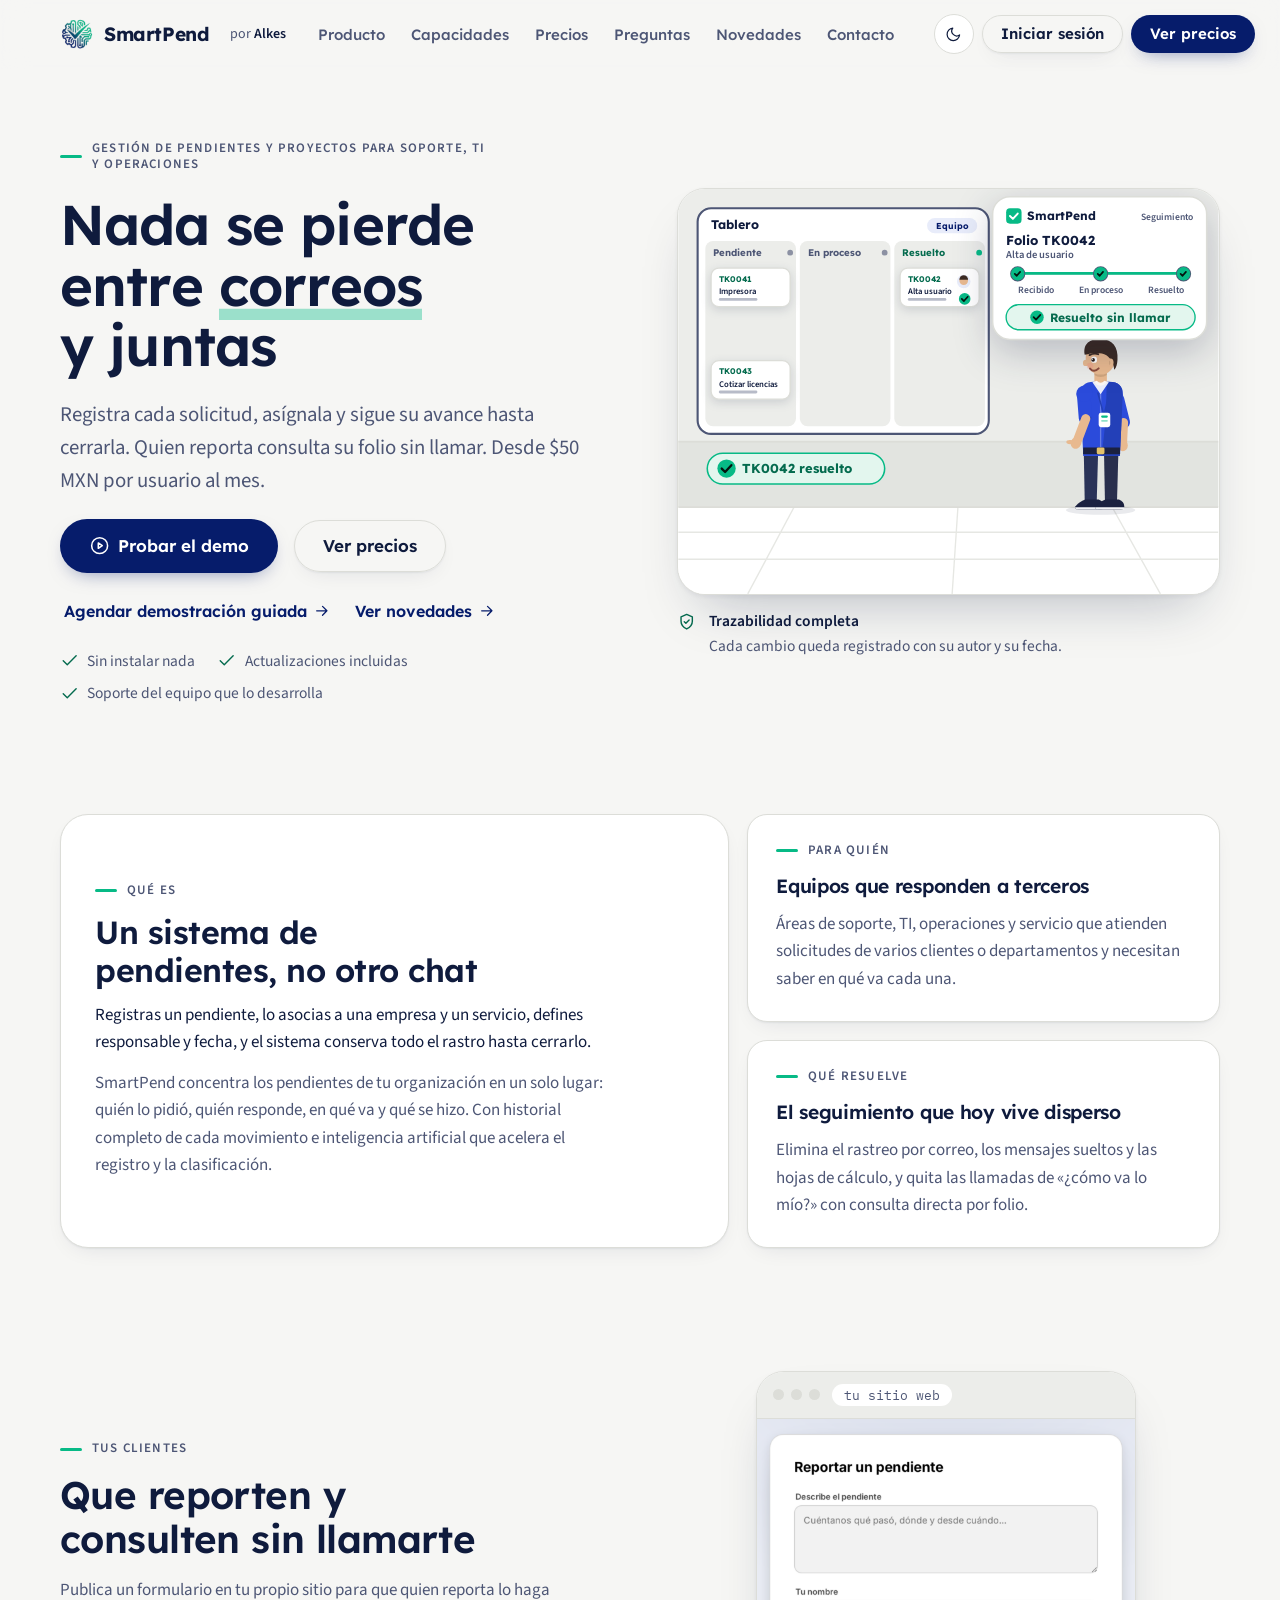
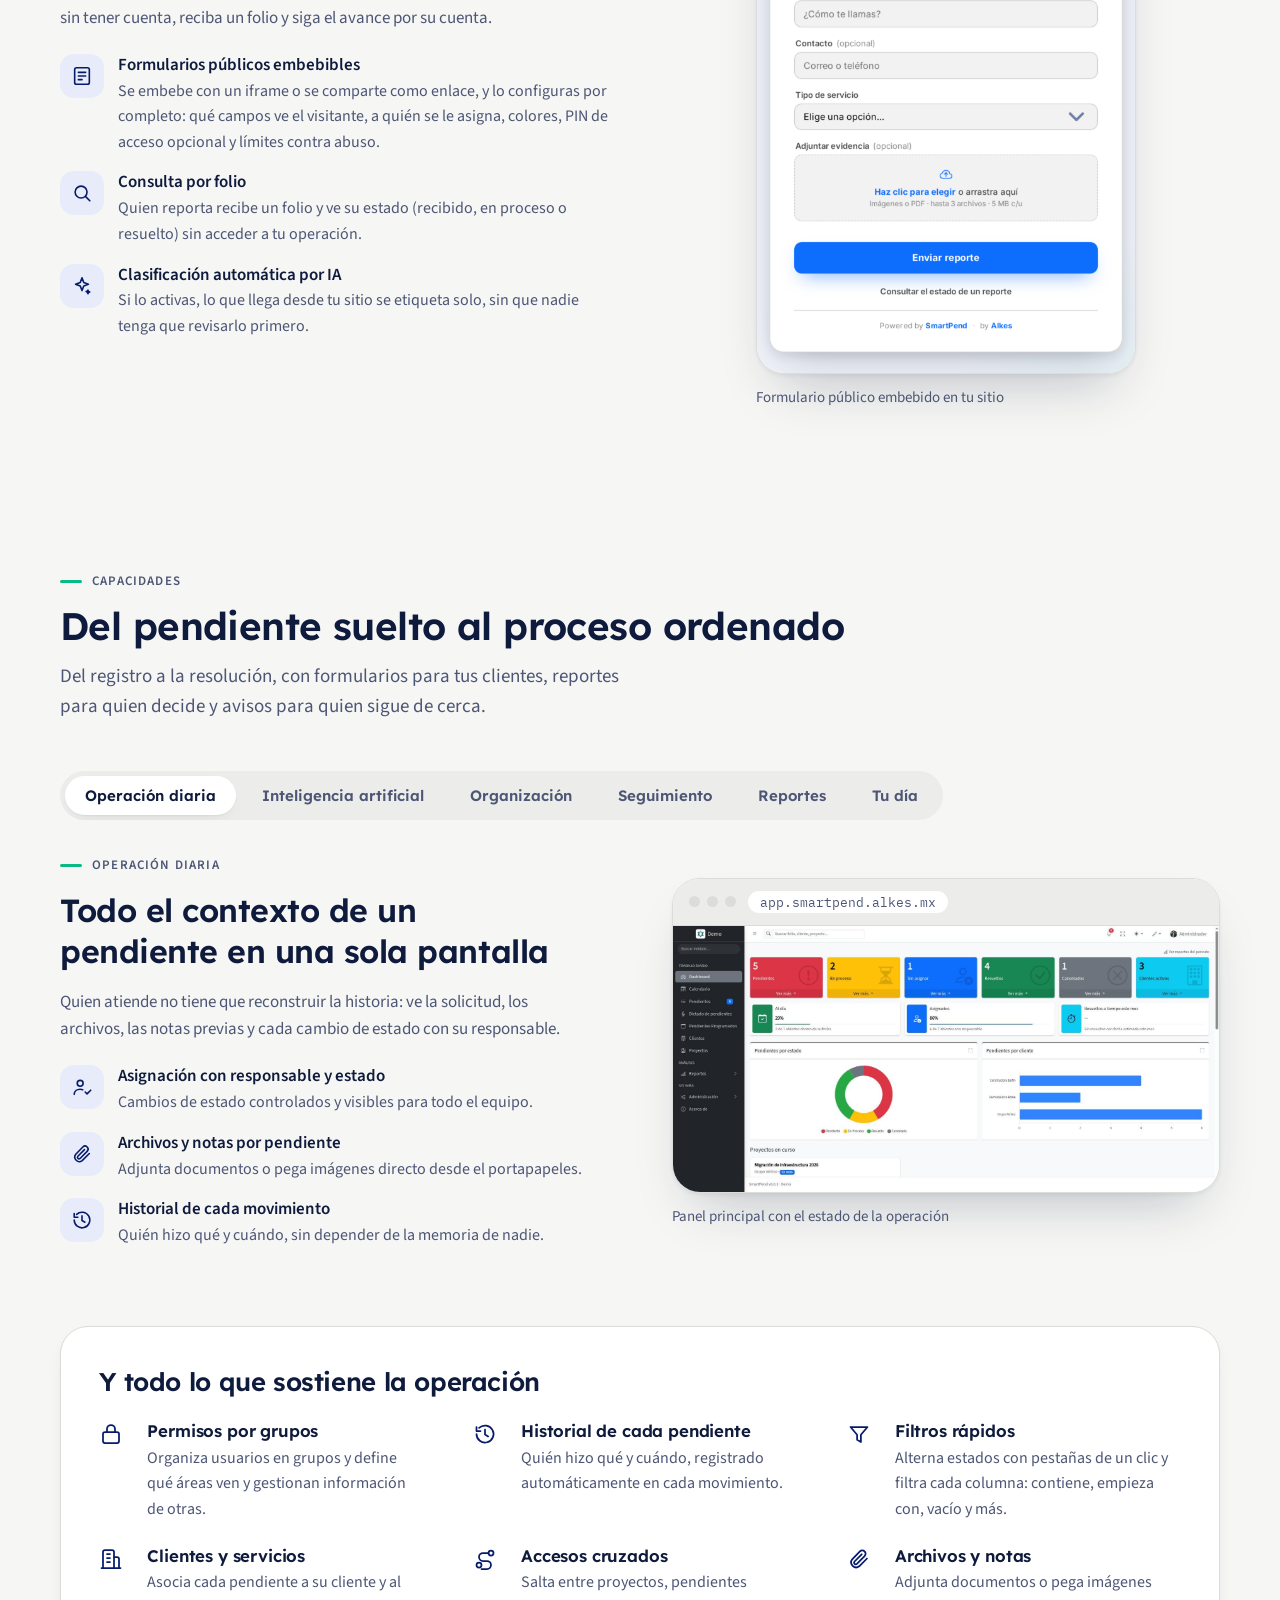
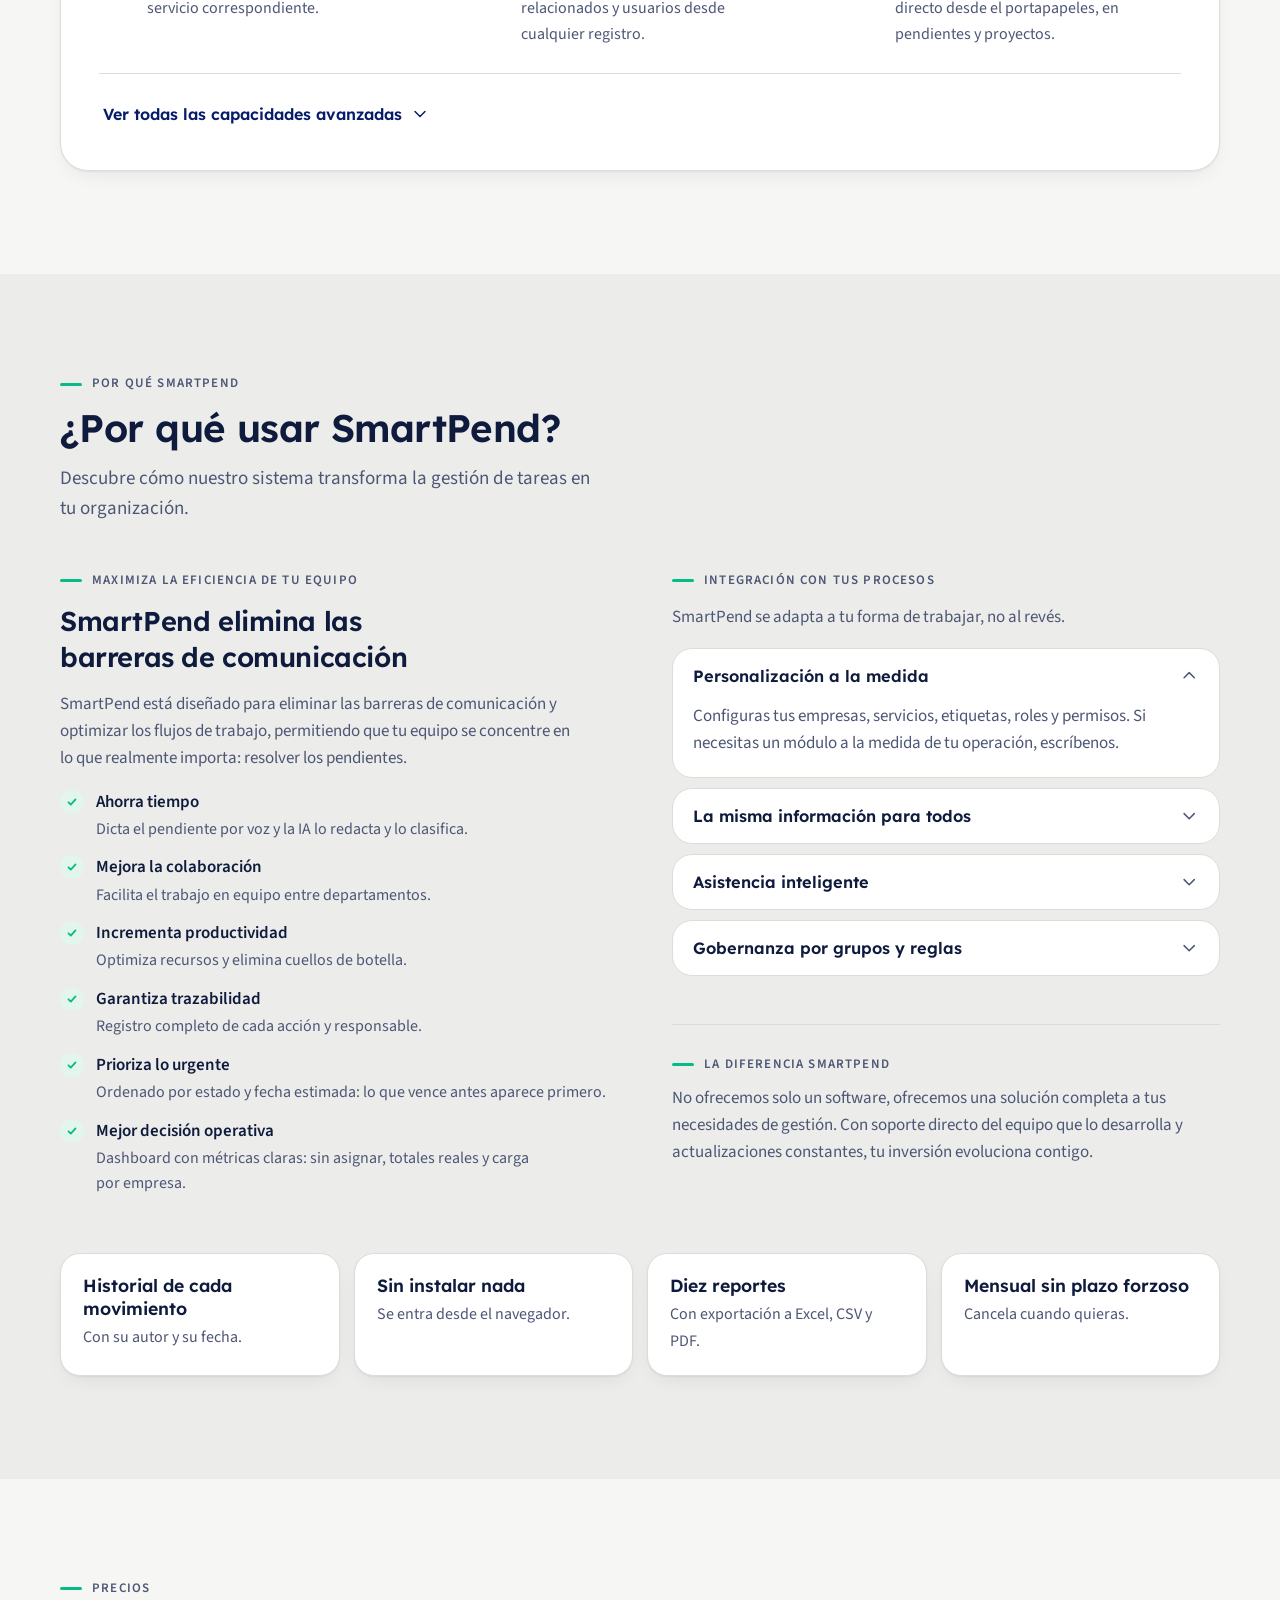
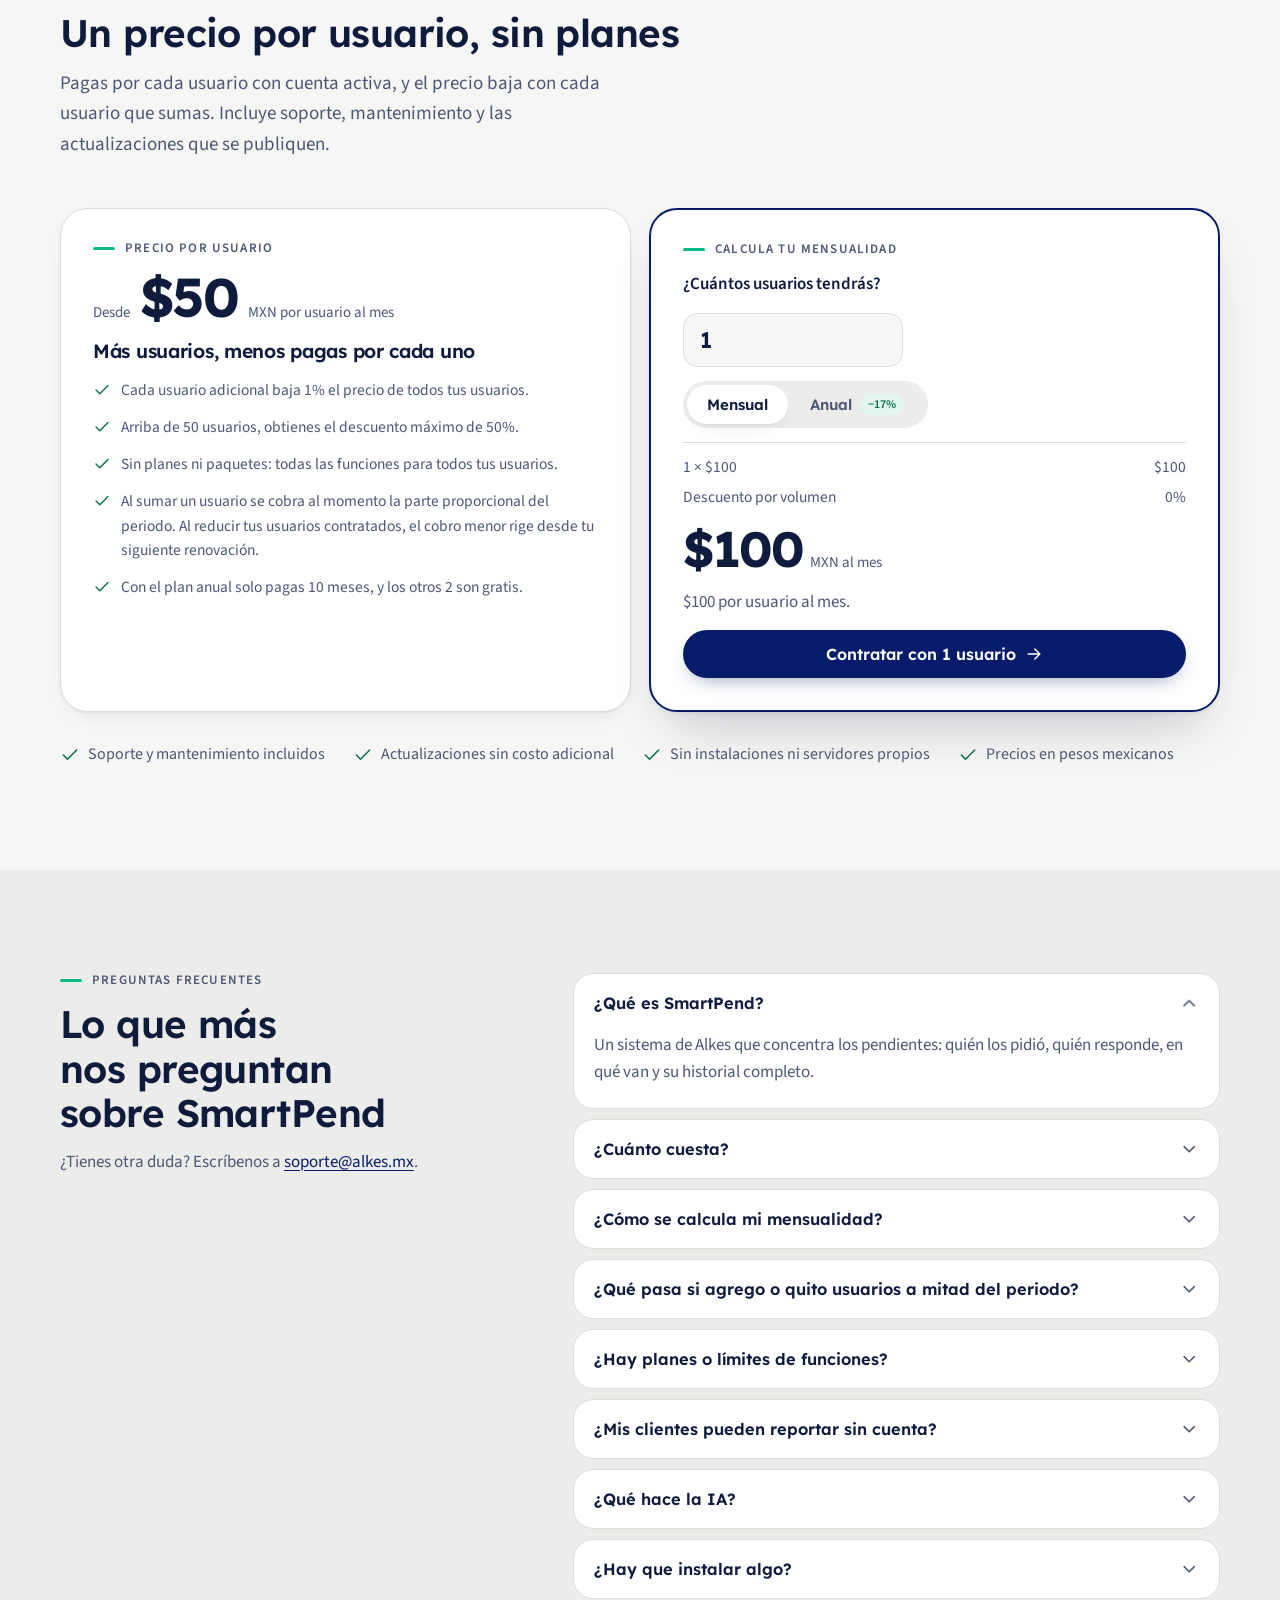
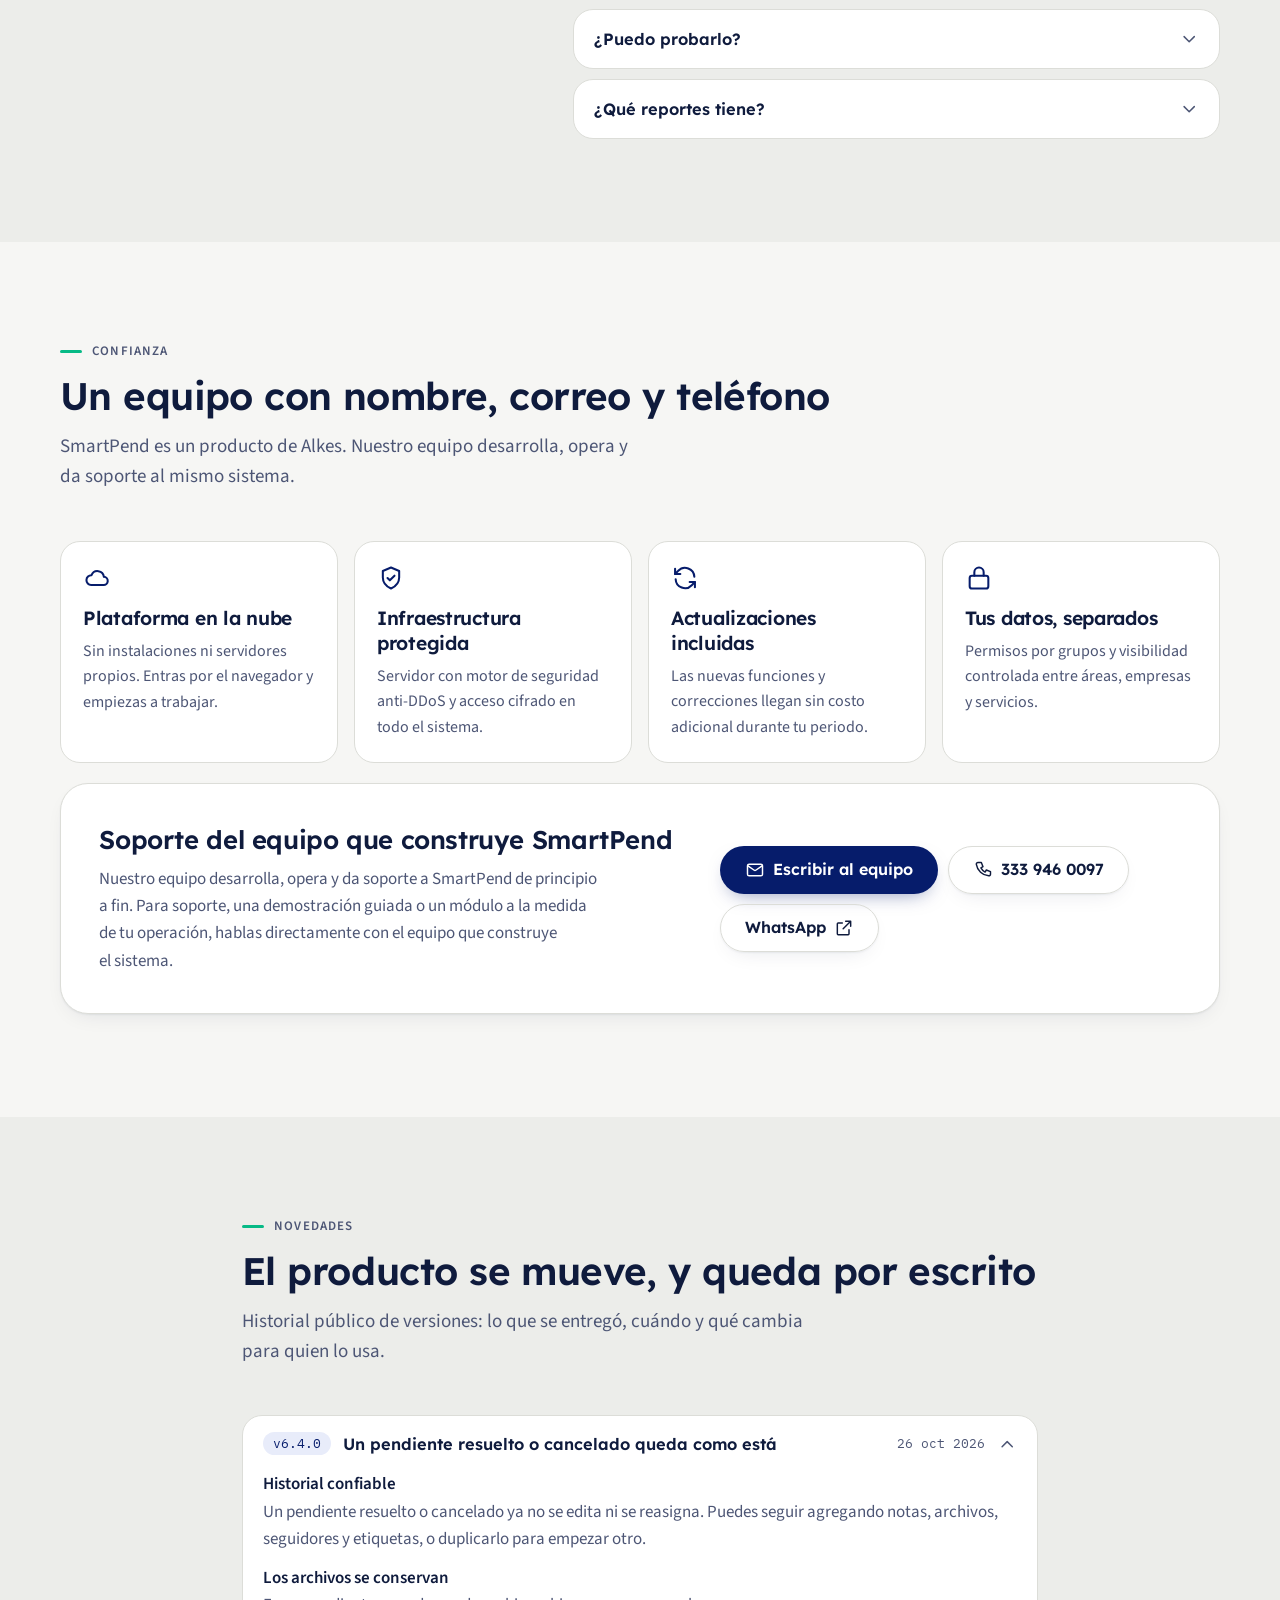
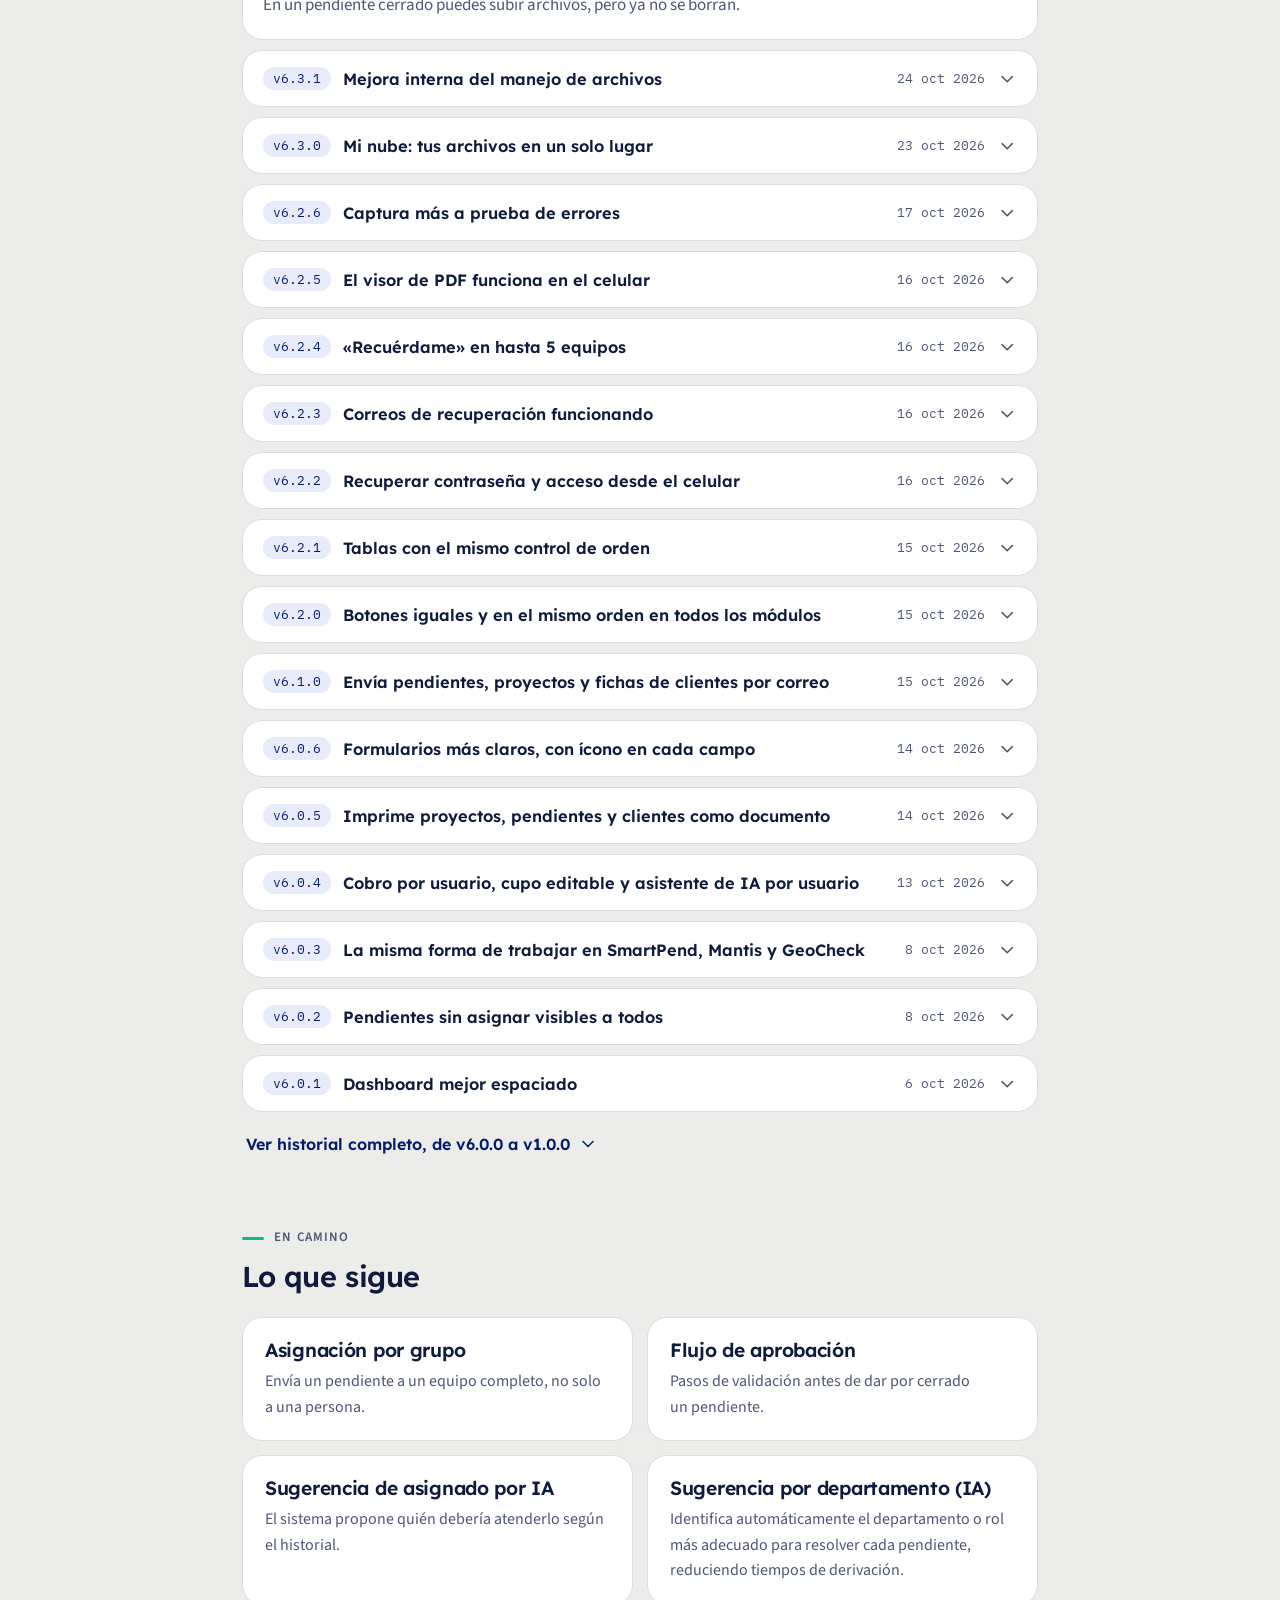
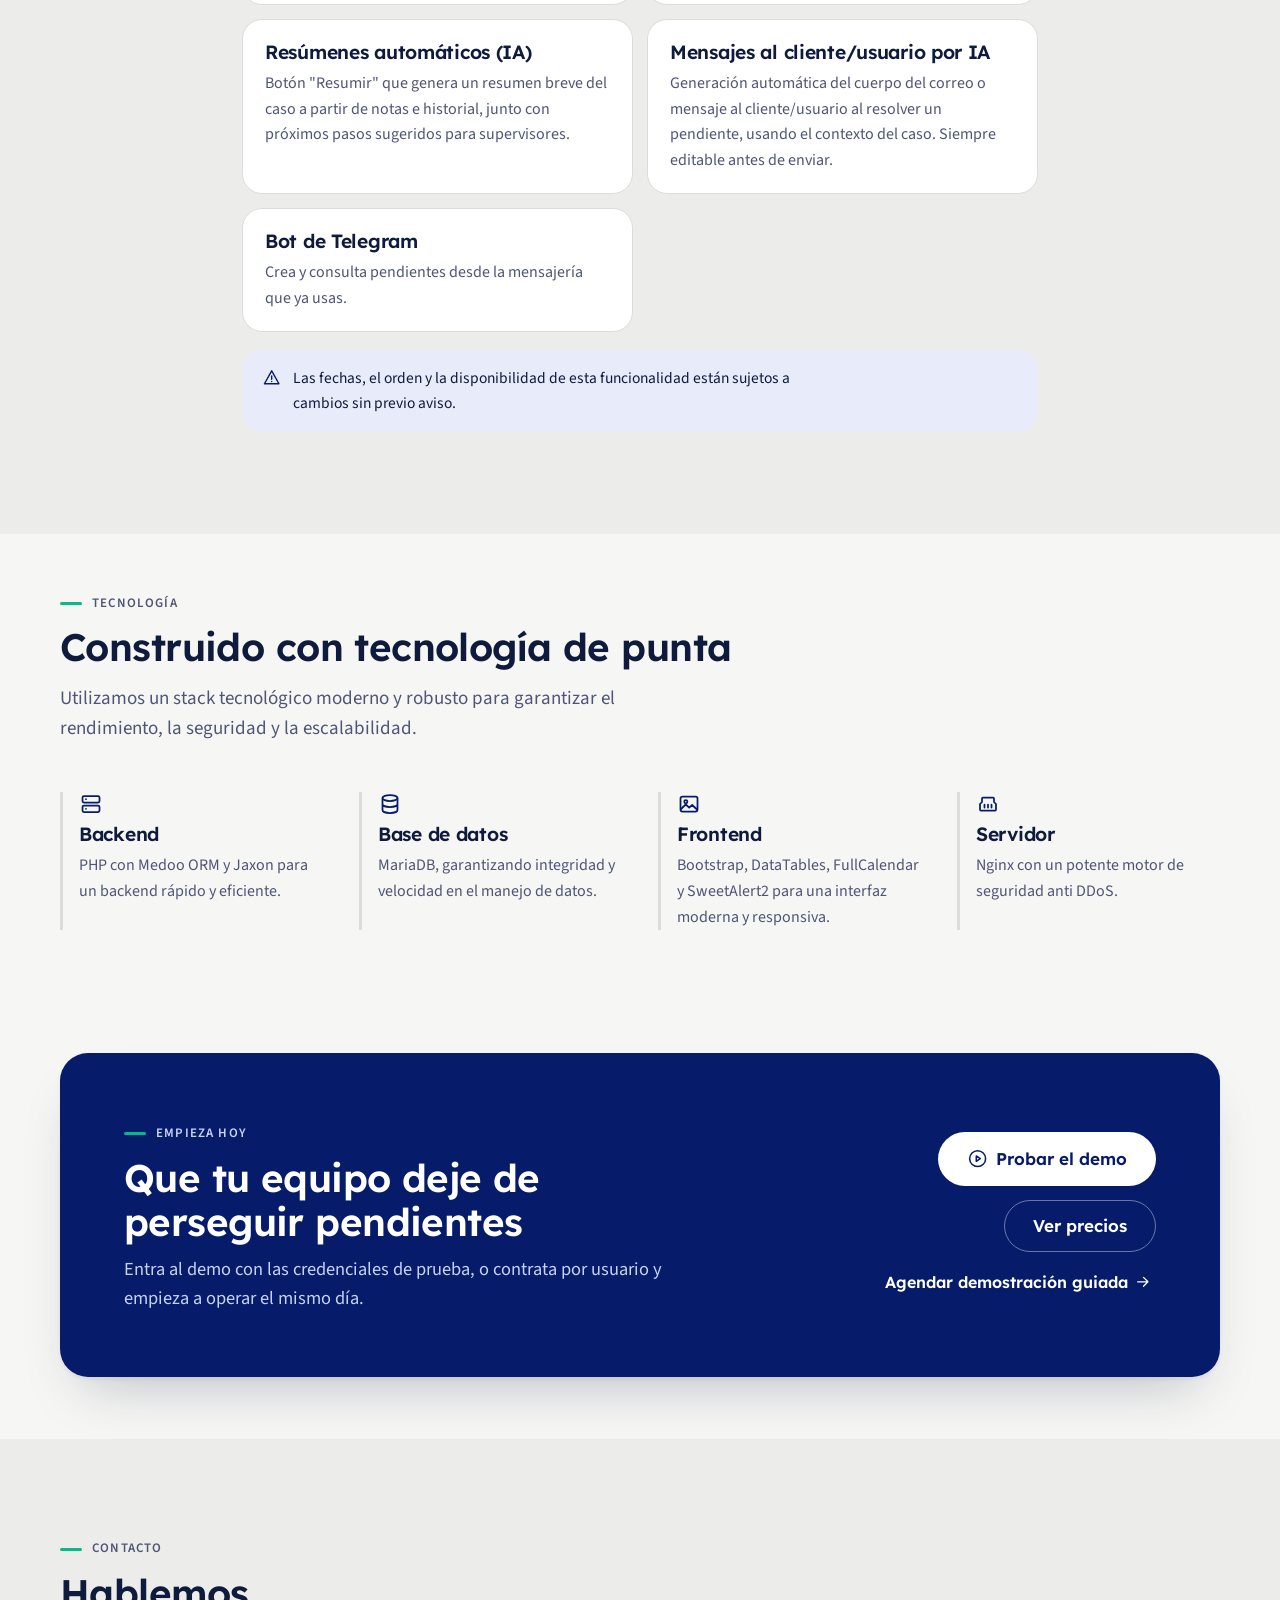
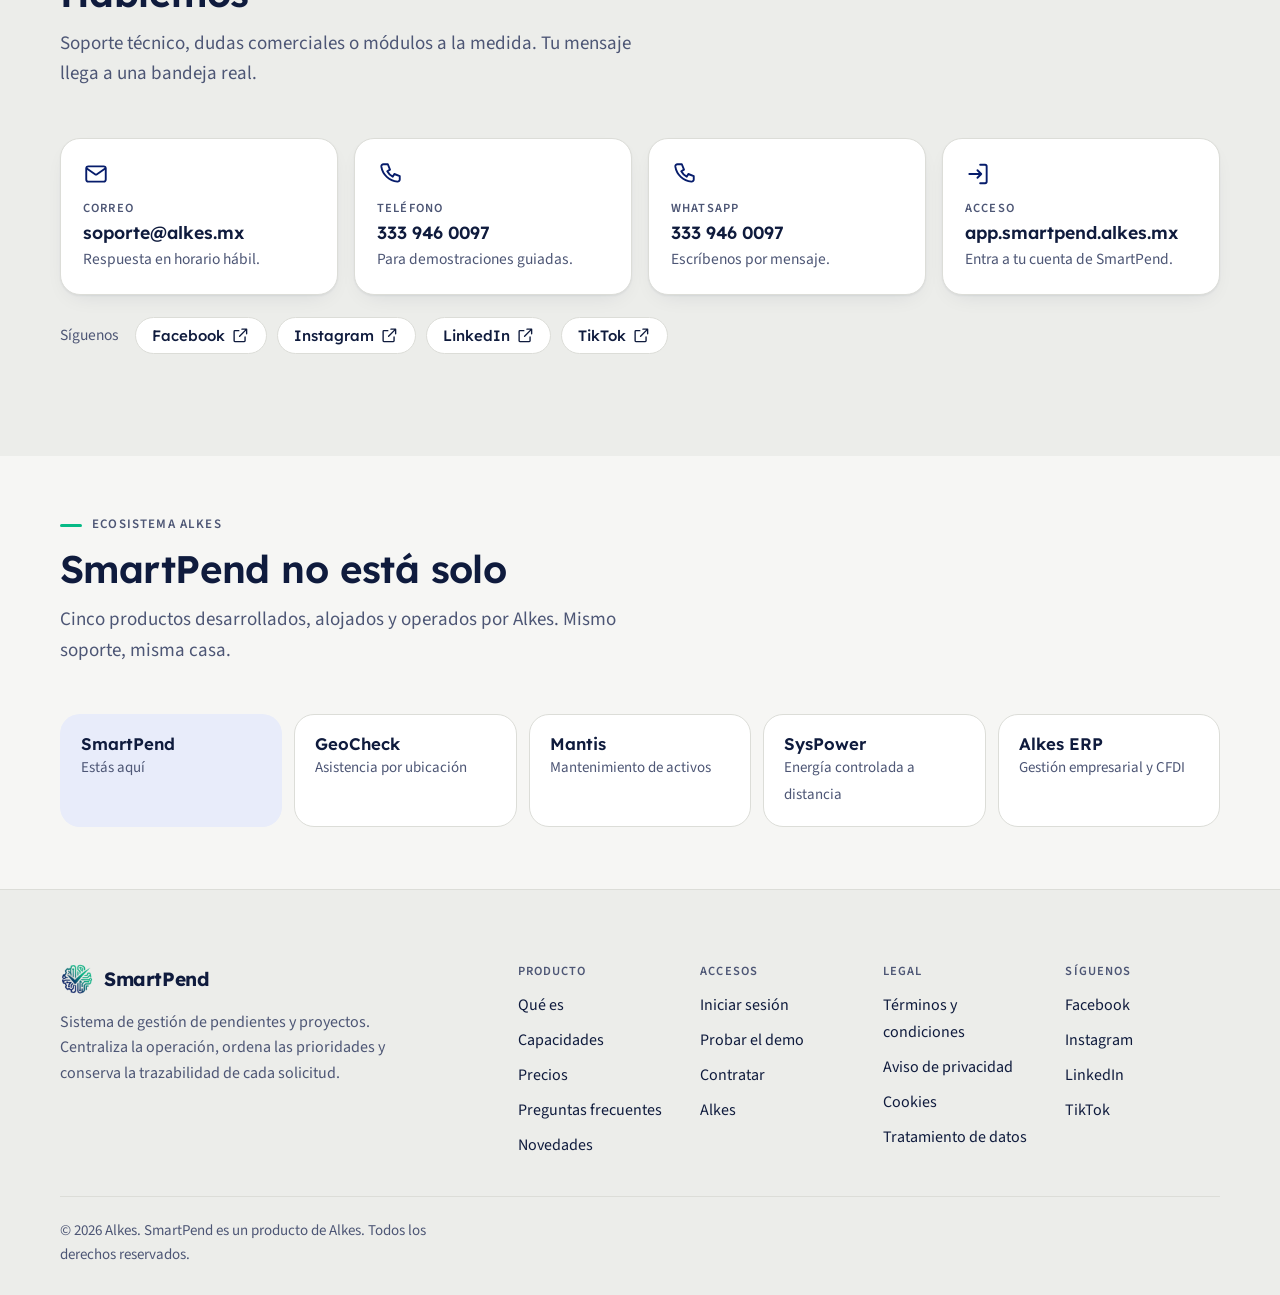
<file: index.html>
<!doctype html>
<html lang="es" class="no-js">
<head>
<meta charset="utf-8">
<meta name="viewport" content="width=device-width, initial-scale=1, viewport-fit=cover">
<title>SmartPend: gestión de pendientes y proyectos | Alkes</title>

<meta name="description" content="Sistema en la nube para dar seguimiento a pendientes y proyectos con folio, historial, formularios públicos e IA. Desde $50 MXN por usuario al mes. Pruébalo.">
<meta name="author" content="Alkes">
<meta name="theme-color" content="#061c6b">
<meta name="format-detection" content="telephone=no">
<link rel="canonical" href="https://smartpend.alkes.mx/">

<meta property="og:type" content="website">
<meta property="og:site_name" content="SmartPend">
<meta property="og:url" content="https://smartpend.alkes.mx/">
<meta property="og:title" content="SmartPend: gestión de pendientes y proyectos | Alkes">
<meta property="og:description" content="Sistema en la nube para dar seguimiento a pendientes y proyectos con folio, historial, formularios públicos e IA. Desde $50 MXN por usuario al mes.">
<meta property="og:image" content="https://smartpend.alkes.mx/assets/img/og-image.png">
<meta property="og:image:width" content="1200">
<meta property="og:image:height" content="630">
<meta property="og:image:alt" content="SmartPend, sistema de gestión de pendientes y proyectos">
<meta property="og:locale" content="es_MX">
<meta name="twitter:card" content="summary_large_image">
<meta name="twitter:title" content="SmartPend: gestión de pendientes y proyectos | Alkes">
<meta name="twitter:description" content="Sistema en la nube para dar seguimiento a pendientes y proyectos con folio, historial, formularios públicos e IA. Desde $50 MXN por usuario al mes.">
<meta name="twitter:image" content="https://smartpend.alkes.mx/assets/img/og-image.png">
<meta name="robots" content="index, follow, max-image-preview:large, max-snippet:-1, max-video-preview:-1">
<meta name="googlebot" content="index, follow, max-image-preview:large, max-snippet:-1">
<meta name="bingbot" content="index, follow, max-image-preview:large, max-snippet:-1">
<meta name="keywords" content="software de gestión de pendientes, control de pendientes, seguimiento de tareas, sistema de tickets, mesa de ayuda, gestión de solicitudes con folio, gestión de proyectos, dictado por voz con IA, inteligencia artificial para tareas, formularios públicos, software para equipos de trabajo, sistema en la nube, SaaS México, software Guadalajara, Alkes">
<meta name="application-name" content="SmartPend">
<meta name="apple-mobile-web-app-title" content="SmartPend">
<meta name="creator" content="Gustavo Quintero">
<meta name="publisher" content="Alkes">
<meta name="classification" content="Software empresarial en la nube">
<meta name="language" content="es-MX">
<meta name="geo.region" content="MX-JAL">
<meta name="geo.placename" content="Guadalajara, Jalisco, México">
<meta name="geo.position" content="20.6597;-103.3496">
<meta name="ICBM" content="20.6597, -103.3496">
<link rel="alternate" hreflang="es-MX" href="https://smartpend.alkes.mx/">
<link rel="alternate" hreflang="es" href="https://smartpend.alkes.mx/">
<link rel="alternate" hreflang="x-default" href="https://smartpend.alkes.mx/">
<link rel="alternate" type="text/markdown" title="Resumen para modelos de lenguaje" href="https://smartpend.alkes.mx/llms.txt">
<link rel="sitemap" type="application/xml" href="https://smartpend.alkes.mx/sitemap.xml">
<link rel="author" href="https://gustavoquintero.dev/">
<meta property="og:image:secure_url" content="https://smartpend.alkes.mx/assets/img/og-image.png">
<meta property="og:image:type" content="image/png">
<meta name="twitter:image:alt" content="Vista de SmartPend, software en la nube de Alkes">
<link rel="icon" href="assets/img/favicon.ico" type="image/x-icon">
<link rel="apple-touch-icon" href="assets/img/apple-touch-icon.png">

<link rel="preload" href="assets/fonts/lexend-latin.woff2" as="font" type="font/woff2" crossorigin>
<link rel="preload" href="assets/fonts/source-sans-3-latin.woff2" as="font" type="font/woff2" crossorigin>
<link rel="stylesheet" href="assets/css/smartpend.css">

<script type="application/ld+json">{"@context":"https://schema.org","@graph":[{"@type":"Organization","@id":"https://alkes.mx/#org","name":"Alkes","url":"https://alkes.mx","email":"soporte@alkes.mx","telephone":"+523339460097","sameAs":["https://www.facebook.com/alkes.mx","https://www.instagram.com/alkes.mx","https://www.linkedin.com/company/alkes-mx","https://www.tiktok.com/@alkes.mx"],"alternateName":["Alkes Software y Soluciones TI","Alkes TI"],"description":"Empresa de software y soluciones TI en Guadalajara, Jalisco. Desarrolla y opera sistemas en la nube para empresas mexicanas: ERP con CFDI 4.0, pendientes con IA, control de asistencia, mantenimiento y reinicio remoto de equipos.","logo":{"@type":"ImageObject","url":"https://alkes.mx/assets/img/logo_alkes.png"},"address":{"@type":"PostalAddress","addressLocality":"Guadalajara","addressRegion":"Jalisco","addressCountry":"MX"},"areaServed":{"@type":"Country","name":"México"},"founder":{"@id":"https://gustavoquintero.dev/#persona"},"foundingLocation":{"@type":"Place","name":"Guadalajara, Jalisco, México"},"contactPoint":{"@type":"ContactPoint","contactType":"Ventas y soporte","telephone":"+523339460097","email":"soporte@alkes.mx","areaServed":"MX","availableLanguage":["es"]},"knowsAbout":["Software empresarial","ERP","Facturación electrónica CFDI 4.0","Gestión de pendientes","Control de asistencia","Mantenimiento preventivo","Internet de las cosas","Inteligencia artificial"]},{"@type":"WebSite","@id":"https://smartpend.alkes.mx/#web","name":"SmartPend","url":"https://smartpend.alkes.mx/","inLanguage":"es-MX","publisher":{"@id":"https://alkes.mx/#org"},"description":"SmartPend: gestión de pendientes y proyectos | Alkes","creator":{"@id":"https://gustavoquintero.dev/#persona"},"copyrightHolder":{"@id":"https://alkes.mx/#org"}},{"@type":"SoftwareApplication","@id":"https://smartpend.alkes.mx/#app","name":"SmartPend","applicationCategory":"BusinessApplication","operatingSystem":"Web","description":"Sistema en la nube para dar seguimiento a pendientes y proyectos con folio, historial, formularios públicos e IA.","url":"https://smartpend.alkes.mx/","inLanguage":"es-MX","image":"https://smartpend.alkes.mx/assets/img/og-image.png","publisher":{"@id":"https://alkes.mx/#org"},"offers":{"@type":"AggregateOffer","priceCurrency":"MXN","lowPrice":"50","highPrice":"100","url":"https://smartpend.alkes.mx/#precios"},"applicationSubCategory":"Gestión de pendientes, tickets y proyectos","keywords":"software de gestión de pendientes, control de pendientes, seguimiento de tareas, sistema de tickets, mesa de ayuda, gestión de solicitudes con folio, gestión de proyectos, dictado por voz con IA, inteligencia artificial para tareas, formularios públicos, software para equipos de trabajo, sistema en la nube, SaaS México, software Guadalajara, Alkes","countriesSupported":"MX","availableOnDevice":"Computadora, teléfono y tableta","browserRequirements":"Navegador web moderno con conexión a internet","provider":{"@id":"https://alkes.mx/#org"},"creator":{"@id":"https://gustavoquintero.dev/#persona"},"author":{"@id":"https://gustavoquintero.dev/#persona"},"isAccessibleForFree":false,"mainEntityOfPage":{"@id":"https://smartpend.alkes.mx/#pagina"},"softwareVersion":"6.4.0","releaseNotes":"https://smartpend.alkes.mx/#novedades","featureList":["Todo el contexto de un pendiente en una sola pantalla","Asignación con responsable y estado","Archivos y notas por pendiente","Historial de cada movimiento","Registrar deja de ser el cuello de botella","Dictado por voz","Búsqueda inteligente de servicio","Pendientes de un proyecto con IA","Calendario, recurrencias y proyectos","Calendario por color de estado","Pendientes programados","Expediente del proyecto","Etiquetas, seguidores y avisos dentro de la app","Etiquetas de color propias","Seguidores por pendiente o proyecto","Etiquetado automático por IA","Diez reportes, con periodo comparado","Diez reportes por familia","Comparación contra el periodo anterior","Exportación a Excel, CSV o PDF","Tablero, búsqueda y avisos a tu medida","Tablero de pendientes","Búsqueda en todo el sistema","Tú eliges qué avisos recibir","Permisos por grupos","Historial de cada pendiente","Filtros rápidos","Clientes y servicios","Accesos cruzados","Archivos y notas","Gestión de proyectos","Multiusuario","Seguridad Argon2id","Gestión integral","Acceso desde el navegador","Dictado inteligente por voz","Roles y permisos a tu medida","Visibilidad entre áreas","Manual dentro del sistema","Imprime como documento","Duplicar como plantilla","Alta rápida de catálogos"],"screenshot":[{"@type":"ImageObject","url":"https://smartpend.alkes.mx/assets/img/dashboard.jpg","caption":"Panel principal de SmartPend con indicadores y gráficas de pendientes","width":1568,"height":765},{"@type":"ImageObject","url":"https://smartpend.alkes.mx/assets/img/dictado.jpg","caption":"Dictado por voz de SmartPend transcribiendo un pendiente","width":1568,"height":765},{"@type":"ImageObject","url":"https://smartpend.alkes.mx/assets/img/calendario.jpg","caption":"Calendario de SmartPend con pendientes coloreados por estado","width":1568,"height":765},{"@type":"ImageObject","url":"https://smartpend.alkes.mx/assets/img/etiquetas.jpg","caption":"Pendiente de SmartPend con etiquetas de color y seguidores asignados","width":1568,"height":765},{"@type":"ImageObject","url":"https://smartpend.alkes.mx/assets/img/reportes.jpg","caption":"Reporte de desempeño por usuario de SmartPend con exportación a Excel, CSV y PDF","width":1568,"height":765},{"@type":"ImageObject","url":"https://smartpend.alkes.mx/assets/img/tablero.jpg","caption":"Tablero de pendientes de SmartPend con una columna por estado","width":1568,"height":765}]},{"@type":"FAQPage","@id":"https://smartpend.alkes.mx/#faq","mainEntity":[{"@type":"Question","name":"¿Qué es SmartPend?","acceptedAnswer":{"@type":"Answer","text":"Un sistema de Alkes que concentra los pendientes: quién los pidió, quién responde, en qué van y su historial completo."}},{"@type":"Question","name":"¿Cuánto cuesta?","acceptedAnswer":{"@type":"Answer","text":"Desde $50 MXN por usuario al mes. Se cobra por usuario con cuenta activa, y cada usuario adicional baja 1% el precio de todos hasta llegar a 50% de descuento arriba de 50 usuarios. Con el plan anual solo pagas 10 meses, y los otros 2 son gratis."}},{"@type":"Question","name":"¿Cómo se calcula mi mensualidad?","acceptedAnswer":{"@type":"Answer","text":"Todos tus usuarios pagan el mismo precio, que baja con cada usuario que sumas. Con 15 usuarios son 15 × $86 = $1,290 MXN al mes; con 50 usuarios son 50 × $51 = $2,550 MXN al mes. La calculadora de la sección de precios te da el total exacto."}},{"@type":"Question","name":"¿Qué pasa si agrego o quito usuarios a mitad del periodo?","acceptedAnswer":{"@type":"Answer","text":"Al sumar un usuario se cobra al momento la parte proporcional hasta tu próxima factura, y desde la siguiente el precio por usuario se ajusta a tu nuevo total. Desactivar un usuario libera su lugar para otra persona, pero no cambia el cobro: para pagar menos, reduce tus usuarios contratados en Configuración y la reducción rige desde la siguiente renovación; no hay reembolso a mitad del periodo."}},{"@type":"Question","name":"¿Hay planes o límites de funciones?","acceptedAnswer":{"@type":"Answer","text":"No. El precio depende solo del número de usuarios con cuenta activa; todos tienen las mismas funciones."}},{"@type":"Question","name":"¿Mis clientes pueden reportar sin cuenta?","acceptedAnswer":{"@type":"Answer","text":"Sí. Un formulario público recibe el reporte, entrega un folio y permite consultar el estado."}},{"@type":"Question","name":"¿Qué hace la IA?","acceptedAnswer":{"@type":"Answer","text":"Convierte tu dictado en un pendiente claro, sugiere el servicio y las etiquetas, y propone los pendientes de un proyecto."}},{"@type":"Question","name":"¿Hay que instalar algo?","acceptedAnswer":{"@type":"Answer","text":"No. Es una plataforma en la nube y se entra por el navegador."}},{"@type":"Question","name":"¿Puedo probarlo?","acceptedAnswer":{"@type":"Answer","text":"Sí, con el demo y sus credenciales de prueba."}},{"@type":"Question","name":"¿Qué reportes tiene?","acceptedAnswer":{"@type":"Answer","text":"Diez reportes con comparación contra el periodo anterior, exportables a Excel, CSV o PDF."}}]},{"@type":"WebPage","@id":"https://smartpend.alkes.mx/#pagina","url":"https://smartpend.alkes.mx/","name":"SmartPend: gestión de pendientes y proyectos | Alkes","isPartOf":{"@id":"https://smartpend.alkes.mx/#web"},"about":{"@id":"https://smartpend.alkes.mx/#app"},"mainEntity":{"@id":"https://smartpend.alkes.mx/#app"},"inLanguage":"es-MX","primaryImageOfPage":{"@type":"ImageObject","url":"https://smartpend.alkes.mx/assets/img/og-image.png","width":1200,"height":630},"breadcrumb":{"@id":"https://smartpend.alkes.mx/#migas"},"dateModified":"2026-10-28","publisher":{"@id":"https://alkes.mx/#org"}},{"@type":"BreadcrumbList","@id":"https://smartpend.alkes.mx/#migas","itemListElement":[{"@type":"ListItem","position":1,"name":"Alkes","item":"https://alkes.mx/"},{"@type":"ListItem","position":2,"name":"SmartPend","item":"https://smartpend.alkes.mx/"}]},{"@type":"Person","@id":"https://gustavoquintero.dev/#persona","name":"Gustavo de Jesús Quintero Cerpa","alternateName":"Gustavo Quintero","jobTitle":"Fundador y desarrollador de Alkes","url":"https://gustavoquintero.dev/","sameAs":["https://www.linkedin.com/in/gustavoquintero2000/","https://github.com/GustavoQuinteroC"],"address":{"@type":"PostalAddress","addressLocality":"Guadalajara","addressRegion":"Jalisco","addressCountry":"MX"}}]}</script>

<script>
(function () {
    var r = document.documentElement;
    r.className = r.className.replace('no-js', 'js');
    try {
        var t = localStorage.getItem('tema');
        if (t === 'dark' || t === 'light') { r.setAttribute('data-theme', t); }
    } catch (e) {}
})();
</script>
</head>
<body>

<a class="skip" href="#main">Saltar al contenido</a>

<header class="nav" id="nav">
    <div class="container nav__in">
        <a class="brand" href="#inicio"><img class="logo logo--claro" src="assets/img/logo.png" alt="" width="34" height="34"><img class="logo logo--oscuro" src="assets/img/logo-blanco.png" alt="" width="34" height="34"><span>SmartPend</span></a>
        <a class="brand__by" href="https://alkes.mx">por <strong>Alkes</strong></a>
        <nav class="nav__links" aria-label="Secciones">
            <a class="nav__link" href="#producto">Producto</a>
            <a class="nav__link" href="#capacidades">Capacidades</a>
            <a class="nav__link" href="#precios">Precios</a>
            <a class="nav__link" href="#preguntas">Preguntas</a>
            <a class="nav__link" href="#novedades">Novedades</a>
            <a class="nav__link" href="#contacto">Contacto</a>
        </nav>
        <div class="nav__actions">
            <button class="theme-toggle" type="button" data-theme-toggle aria-label="Cambiar tema"><svg class="i-moon" viewBox="0 0 24 24" fill="none" stroke="currentColor" stroke-width="1.75" stroke-linecap="round" stroke-linejoin="round" aria-hidden="true" focusable="false"><path d="M21 12.8A9 9 0 1 1 11.2 3a7 7 0 0 0 9.8 9.8Z"/></svg><svg class="i-sun" viewBox="0 0 24 24" fill="none" stroke="currentColor" stroke-width="1.75" stroke-linecap="round" stroke-linejoin="round" aria-hidden="true" focusable="false"><circle cx="12" cy="12" r="4"/><path d="M12 2v2M12 20v2M4.9 4.9l1.4 1.4M17.7 17.7l1.4 1.4M2 12h2M20 12h2M4.9 19.1l1.4-1.4M17.7 6.3l1.4-1.4"/></svg><span class="theme-toggle__label"></span></button>            <a class="btn btn--line btn--sm" href="https://app.smartpend.alkes.mx">Iniciar sesión</a>
            <a class="btn btn--primary btn--sm" href="#precios">Ver precios</a>
        </div>
        <button class="nav__burger" type="button" id="navToggle" aria-expanded="false" aria-controls="navPanel" aria-label="Abrir menú">
            <svg class="i-menu" viewBox="0 0 24 24" fill="none" stroke="currentColor" stroke-width="1.75" stroke-linecap="round" stroke-linejoin="round" aria-hidden="true" focusable="false"><path d="M4 7h16M4 12h16M4 17h16"/></svg><svg class="i-close" viewBox="0 0 24 24" fill="none" stroke="currentColor" stroke-width="1.75" stroke-linecap="round" stroke-linejoin="round" aria-hidden="true" focusable="false"><path d="M18 6 6 18M6 6l12 12"/></svg>        </button>
    </div>
    <div class="nav__panel container" id="navPanel">
        <a class="nav__link" href="#producto">Producto</a>
        <a class="nav__link" href="#capacidades">Capacidades</a>
        <a class="nav__link" href="#precios">Precios</a>
        <a class="nav__link" href="#preguntas">Preguntas</a>
        <a class="nav__link" href="#novedades">Novedades</a>
        <a class="nav__link" href="#contacto">Contacto</a>
        <a class="nav__link" href="#ecosistema">Ecosistema Alkes</a>
        <div class="nav__panel-actions">
            <button class="theme-toggle" type="button" data-theme-toggle aria-label="Cambiar tema"><svg class="i-moon" viewBox="0 0 24 24" fill="none" stroke="currentColor" stroke-width="1.75" stroke-linecap="round" stroke-linejoin="round" aria-hidden="true" focusable="false"><path d="M21 12.8A9 9 0 1 1 11.2 3a7 7 0 0 0 9.8 9.8Z"/></svg><svg class="i-sun" viewBox="0 0 24 24" fill="none" stroke="currentColor" stroke-width="1.75" stroke-linecap="round" stroke-linejoin="round" aria-hidden="true" focusable="false"><circle cx="12" cy="12" r="4"/><path d="M12 2v2M12 20v2M4.9 4.9l1.4 1.4M17.7 17.7l1.4 1.4M2 12h2M20 12h2M4.9 19.1l1.4-1.4M17.7 6.3l1.4-1.4"/></svg><span class="theme-toggle__label"></span></button>            <a class="btn btn--line" href="https://app.smartpend.alkes.mx">Iniciar sesión</a>
            <a class="btn btn--primary" href="#precios">Ver precios</a>
        </div>
    </div>
</header>

<main id="main">

<!-- Hero ------------------------------------------------------------------ -->
<section class="hero" id="inicio">
    <div class="container">
        <div class="hero__grid">
            <div class="hero__body">
                <p class="eyebrow" data-reveal>Gestión de pendientes y proyectos para soporte, TI y operaciones</p>
                <h1 data-reveal>Nada se pierde entre <em>correos</em> y juntas</h1>
                <p class="lede" data-reveal>Registra cada solicitud, asígnala y sigue su avance hasta cerrarla. Quien reporta consulta su folio sin llamar. Desde $50 MXN por usuario al mes.</p>
                <div class="row" data-reveal>
                    <a class="btn btn--primary btn--lg" href="https://app.smartpend.alkes.mx" data-open-demo><svg viewBox="0 0 24 24" fill="none" stroke="currentColor" stroke-width="1.75" stroke-linecap="round" stroke-linejoin="round" aria-hidden="true" focusable="false"><circle cx="12" cy="12" r="9"/><path d="M10.5 9 15 12l-4.5 3Z"/></svg>Probar el demo</a>
                    <a class="btn btn--line btn--lg" href="#precios">Ver precios</a>
                </div>
                <div class="row" data-reveal>
                    <a class="link" href="mailto:soporte@alkes.mx?subject=Demostraci%C3%B3n%20guiada%20de%20SmartPend">Agendar demostración guiada<svg viewBox="0 0 24 24" fill="none" stroke="currentColor" stroke-width="1.75" stroke-linecap="round" stroke-linejoin="round" aria-hidden="true" focusable="false"><path d="M5 12h14M13 6l6 6-6 6"/></svg></a>
                    <a class="link" href="#novedades">Ver novedades<svg viewBox="0 0 24 24" fill="none" stroke="currentColor" stroke-width="1.75" stroke-linecap="round" stroke-linejoin="round" aria-hidden="true" focusable="false"><path d="M5 12h14M13 6l6 6-6 6"/></svg></a>
                </div>
                <ul class="hero__facts" data-reveal>
                    <li><svg viewBox="0 0 24 24" fill="none" stroke="currentColor" stroke-width="1.75" stroke-linecap="round" stroke-linejoin="round" aria-hidden="true" focusable="false"><path d="M20 6 9 17l-5-5"/></svg>Sin instalar nada</li>
                    <li><svg viewBox="0 0 24 24" fill="none" stroke="currentColor" stroke-width="1.75" stroke-linecap="round" stroke-linejoin="round" aria-hidden="true" focusable="false"><path d="M20 6 9 17l-5-5"/></svg>Actualizaciones incluidas</li>
                    <li><svg viewBox="0 0 24 24" fill="none" stroke="currentColor" stroke-width="1.75" stroke-linecap="round" stroke-linejoin="round" aria-hidden="true" focusable="false"><path d="M20 6 9 17l-5-5"/></svg>Soporte del equipo que lo desarrolla</li>
                </ul>
            </div>
            <div class="hero__aside" data-reveal>
                <div class="scene" data-scene>
  <svg class="scene__svg" viewBox="0 0 560 420" role="img" aria-label="Animación: mensajes, correos y llamadas llegan desordenados, se convierten en tarjetas con folio en un tablero, una persona mueve un pendiente hasta Resuelto y la persona que lo reportó consulta su folio y ve que ya está resuelto.">
    <defs><clipPath id="sc-tr"><rect x="384" y="200" width="48" height="80" rx="14"/></clipPath><clipPath id="p2-tr"><path d="M387 213Q387 200 401 200H417Q431 200 431 213L428 277H390Z"/></clipPath></defs>
    <rect class="sc-wall" x="0" y="0" width="560" height="330"/>
    <rect class="sc-wall2" x="0" y="262" width="560" height="68"/><path class="sc-line" d="M0 262H560"/>
    <rect class="sc-floor" x="0" y="330" width="560" height="90"/><path class="sc-line" d="M0 330H560"/>
    <path class="sc-tile" d="M0 356H560M0 384H560M120 330L72 420M290 330L284 420M450 330L500 420"/>
    <ellipse class="sc-shd" cx="438" cy="333" rx="36" ry="5"/>
    <g class="sp-all">
      <rect class="sp-bd" x="20" y="20" width="302" height="234" rx="14"/>
      <text class="sp-bt" x="34" y="42">Tablero</text><rect class="sp-tg" x="258" y="30" width="52" height="16" rx="8"/><text class="sp-tgt" x="284" y="41.500" text-anchor="middle">Equipo</text>
      <rect class="sp-col" x="28" y="54" width="94" height="192" rx="8"/><rect class="sp-col" x="126" y="54" width="94" height="192" rx="8"/><rect class="sp-col" x="224" y="54" width="94" height="192" rx="8"/>
      <text class="sp-ch" x="36" y="70">Pendiente</text><text class="sp-ch" x="134" y="70">En proceso</text><text class="sp-ch gr" x="232" y="70">Resuelto</text>
      <circle class="sp-cd" cx="116" cy="66" r="3"/><circle class="sp-cd" cx="214" cy="66" r="3"/><circle class="sp-cd g" cx="312" cy="66" r="3"/>
      <g class="sp-c sp-c1"><rect class="sp-cb" x="34" y="82" width="82" height="40" rx="8"/><text class="sp-fo" x="42" y="96">TK0041</text><text class="sp-ti" x="42" y="109">Impresora</text><rect class="sp-ln" x="42" y="113" width="40" height="3" rx="1.500"/></g><g class="sp-c sp-c3"><rect class="sp-cb" x="34" y="178" width="82" height="40" rx="8"/><text class="sp-fo" x="42" y="192">TK0043</text><text class="sp-ti" x="42" y="205">Cotizar licencias</text><rect class="sp-ln" x="42" y="209" width="40" height="3" rx="1.500"/></g><g class="sp-c sp-c2"><rect class="sp-cb" x="34" y="130" width="82" height="40" rx="8"/><text class="sp-fo" x="42" y="144">TK0042</text><text class="sp-ti" x="42" y="157">Alta usuario</text><rect class="sp-ln" x="42" y="161" width="40" height="3" rx="1.500"/><g class="sp-av"><circle class="sp-avb" cx="100" cy="144" r="7"/><circle class="sc-skinf" cx="100" cy="143" r="4.500"/><path class="sc-hair" d="M95.500 142a4.500 4.500 0 0 1 9 0z"/></g><g class="sp-ok"><circle class="sc-tagc" cx="101" cy="162" r="6"/><path class="sc-ck3" d="M98 162l2.200 2.200 4-4.400"/></g></g>
      <g class="sp-m sp-m1"><rect class="sp-mb" x="57" y="90" width="36" height="25" rx="4"/><path class="sp-mp" d="M57 92l18 13 18-13"/></g><g class="sp-m sp-m2"><rect class="sp-mb" x="55" y="137" width="40" height="26" rx="9"/><path class="sp-mb" d="M62 163l-3 8 10-8z"/><circle class="sp-md" cx="67" cy="150" r="2.200"/><circle class="sp-md" cx="75" cy="150" r="2.200"/><circle class="sp-md" cx="83" cy="150" r="2.200"/></g><g class="sp-m sp-m3"><circle class="sp-mb" cx="75" cy="198" r="15"/><path class="sp-mp" d="M69 192q-2 4 2 9t9 3l2-4-4-3-2 2q-3-1-4-5l2-2-3-4z"/></g>
      <g class="sp-cur"><path class="sp-cp" d="M0 0l0 18 5-4 3.500 8 3-1.500-3.500-8 6.500-.5z" transform="translate(96 150)"/></g>
      <g class="sp-tag sc-tag"><rect class="sc-tagb" x="30" y="274" width="184" height="32" rx="16"/><circle class="sc-tagc" cx="50" cy="290" r="9.500"/><path class="sc-ck" d="M45 290l3.500 3.500 6.500-7"/><text class="sc-txt2" x="66" y="295">TK0042 resuelto</text></g>
      <g class="sp-person"><g class="sp2" transform="translate(30,0)">
      <g class="sc-armb sp2-b"><path class="p2-sleeve" style="stroke-width:13" d="M426 218L432 242"/><path class="p2-fore" style="stroke-width:9" d="M432 242L431 262"/><ellipse class="p2-skin" cx="431" cy="266" rx="5.2" ry="6"/></g>
      <g class="sc-legl sp2-ll">
        <path class="sc-pant" d="M390.500 270H405.500L404 323H391.500Z"/>
        <path class="sc-shoe" d="M406 322L392 322Q386 324 382 329Q380.500 332.500 385 332.500H408Q411.500 332.500 411.500 329Q411.500 324 406 322Z"/>
        <path class="p2-sole" d="M381.500 330.200H411.200L411.400 332.500H384Q381.600 332.500 381.500 330.200Z"/>
      </g>
      <g class="sc-legr sp2-lr">
        <path class="sc-pant" d="M411.500 270H426.500L425 323H412.500Z"/>
        <path class="p2-shade" d="M411.500 270H426.500L425 323H412.500Z"/>
        <path class="sc-shoe" d="M427 322L413 322Q407 324 403 329Q401.500 332.500 406 332.500H429Q432.500 332.500 432.500 329Q432.500 324 427 322Z"/>
        <path class="p2-sole" d="M402.500 330.200H432.200L432.400 332.500H405Q402.600 332.500 402.500 330.200Z"/>
      </g>
      <g class="sc-body">
        <path class="sc-shirt" d="M387 213Q387 200 401 200H417Q431 200 431 213L428 277H390Z"/>
        <path class="sc-shirt2" clip-path="url(#p2-tr)" d="M414 196H436V281H408Q415 240 414 196Z"/>
        <path class="p2-placket" d="M408 211V268"/>
        <path class="sc-belt" d="M390 268H428L428.200 275H389.800Z"/><rect class="sc-buckle" x="404" y="268" width="8" height="7" rx="1.500"/>
        <path class="p2-lan" d="M405 211L411 233M417 211L412 233"/><rect class="p2-badge" x="406" y="232" width="12" height="15" rx="2.500"/><rect class="p2-badgel" x="408.500" y="235" width="7" height="2.200" rx="1.100"/><rect class="p2-badgel" style="opacity:.45" x="408.500" y="239.500" width="7" height="1.800" rx=".9"/>
        <path class="p2-skin" d="M401.500 187H414.500V201Q408 207 401.500 201Z"/>
        <path class="p2-shade" d="M401.500 187H414.500V193Q408 197 401.500 193Z"/>
        <path class="p2-collar" d="M399.500 200.500L408 213L416.500 200.500L412 199Q408 203 404 199Z"/>
        <ellipse class="p2-skin" cx="408" cy="175" rx="15.500" ry="17.500"/>
        <path class="p2-hair" d="M391.500 172C389.500 160 397 155.500 408 155.500C420 155.500 426.500 163.500 425.500 177C425.200 181.500 424.500 185 422 187.500C421.800 182 419.500 176.500 414 172.500C408 168.500 398.500 170 391.500 172Z"/>
        <path class="p2-hair" d="M396 164.500Q404 158.500 414 162Q405 161 396 164.500Z" style="opacity:.55"/>
        <ellipse class="p2-skin" cx="418.200" cy="180" rx="3.200" ry="4.200"/>
        <path class="p2-shade" d="M416.800 178Q419.500 180 417 183"/>
        <ellipse class="p2-skin" cx="392.600" cy="180.400" rx="2.900" ry="3.300"/>
        <circle class="p2-blush" cx="397" cy="183.500" r="3.400"/>
        <g class="sc-eyeg sp2-eye"><ellipse class="p2-eyew" cx="401.200" cy="177" rx="3.100" ry="3.300"/><circle class="p2-iris" cx="400.200" cy="177.300" r="1.900"/><circle class="p2-eyew" cx="399.500" cy="176.500" r=".65"/></g>
        <path class="p2-line" d="M396.500 172.300Q401 169.800 405.500 171.300"/>
        <path class="p2-mouth sp2-m1" style="opacity:0;stroke-width:1.7" d="M398.5 187.8H403"/>
        <path class="p2-mouth sp2-m2" d="M397 186.200Q401 191 406 186"/>
      </g>
      <g class="sc-arma sp2-a">
        <path class="p2-sleeve" style="stroke-width:14" d="M391 214L369 225"/>
        <path class="p2-cuff" d="M369.600 224.700L367.500 225.800" style="stroke-width:12"/>
        <path class="p2-fore" style="stroke-width:9.500" d="M368.500 225.500L346 226"/>
        <ellipse class="p2-skin" cx="341.500" cy="225.500" rx="6.300" ry="5.400"/>
        <ellipse class="p2-skin" cx="340" cy="219.600" rx="2.200" ry="4" transform="rotate(-20 340 219.600)"/>
        <circle class="sc-shirt" cx="392" cy="214.500" r="8.500" style="fill:var(--sc-shirt)"/>
      </g>
    </g></g>
    </g>
    <g class="sc-card">
      <rect class="sc-cardb" x="326" y="8" width="222" height="148" rx="18"/>
      <rect class="sc-logo" x="340" y="20" width="16" height="16" rx="4"/><path class="sc-ck2" d="M344 28l3 3 5-5.500"/>
      <text class="sc-t0" x="362" y="32.500">SmartPend</text><text class="sc-t3" x="534" y="32.500" text-anchor="end">Seguimiento</text>
      <text class="sc-t1" x="340" y="58">Folio TK0042</text><text class="sc-t2" x="340" y="72">Alta de usuario</text>
      <rect class="sp-trk" x="352" y="86" width="172" height="3" rx="1.500"/><rect class="sp-trf" x="352" y="86" width="172" height="3" rx="1.500"/>
      <g class="sp-s s1"><circle class="sp-sd" cx="352" cy="88" r="7"/><circle class="sp-sc" cx="352" cy="88" r="7"/><path class="sc-ck3" d="M349 88l2 2 3.500-4"/></g>
      <g class="sp-s s2"><circle class="sp-sd" cx="438" cy="88" r="7"/><circle class="sp-sc" cx="438" cy="88" r="7"/><path class="sc-ck3" d="M435 88l2 2 3.500-4"/></g>
      <g class="sp-s s3"><circle class="sp-sd" cx="524" cy="88" r="7"/><circle class="sp-sc" cx="524" cy="88" r="7"/><path class="sc-ck3" d="M521 88l2 2 3.500-4"/></g>
      <text class="sc-t3" x="352" y="108" text-anchor="start">Recibido</text><text class="sc-t3" x="438" y="108" text-anchor="middle">En proceso</text><text class="sc-t3" x="524" y="108" text-anchor="end">Resuelto</text>
      <g class="sc-sent sp-res"><rect class="sc-sentb" x="340" y="120" width="196" height="26" rx="13"/><circle class="sc-sentc" cx="372" cy="133" r="7"/><path class="sc-ck3" d="M368.500 133l2.500 2.500 4.500-5"/><text class="sc-sentt" x="386" y="138">Resuelto sin llamar</text></g>
    </g>
  </svg>
</div>
                <p class="hero__note"><svg viewBox="0 0 24 24" fill="none" stroke="currentColor" stroke-width="1.75" stroke-linecap="round" stroke-linejoin="round" aria-hidden="true" focusable="false"><path d="M12 3 5 6v5.5c0 4.2 2.9 7.6 7 9.5 4.1-1.9 7-5.3 7-9.5V6Z"/><path d="m9 12 2 2 4-4"/></svg><span><strong>Trazabilidad completa</strong>Cada cambio queda registrado con su autor y su fecha.</span></p>
            </div>
        </div>
    </div>
</section>

<!-- Qué es ---------------------------------------------------------------- -->
<section class="section section--tight" id="producto">
    <div class="container">
        <h2 class="sr-only">Qué es SmartPend, para quién es y qué resuelve</h2>
        <div class="mosaic" data-reveal>
            <div class="card card--big">
                <p class="eyebrow">Qué es</p>
                <h3>Un sistema de pendientes, no otro chat</h3>
                <p>Registras un pendiente, lo asocias a una empresa y un servicio, defines responsable y fecha, y el sistema conserva todo el rastro hasta cerrarlo.</p>
                <p class="muted">SmartPend concentra los pendientes de tu organización en un solo lugar: quién lo pidió, quién responde, en qué va y qué se hizo. Con historial completo de cada movimiento e inteligencia artificial que acelera el registro y la clasificación.</p>
            </div>
            <div class="card card--md">
                <p class="eyebrow">Para quién</p>
                <h3>Equipos que responden a terceros</h3>
                <p class="muted">Áreas de soporte, TI, operaciones y servicio que atienden solicitudes de varios clientes o departamentos y necesitan saber en qué va cada una.</p>
            </div>
            <div class="card card--md">
                <p class="eyebrow">Qué resuelve</p>
                <h3>El seguimiento que hoy vive disperso</h3>
                <p class="muted">Elimina el rastreo por correo, los mensajes sueltos y las hojas de cálculo, y quita las llamadas de «¿cómo va lo mío?» con consulta directa por folio.</p>
            </div>
        </div>
    </div>
</section>

<!-- Tus clientes ---------------------------------------------------------- -->
<section class="section section--tight" id="clientes">
    <div class="container">
        <div class="split" data-reveal>
            <div class="split__body">
                <p class="eyebrow">Tus clientes</p>
                <h2>Que reporten y consulten sin llamarte</h2>
                <p class="muted">Publica un formulario en tu propio sitio para que quien reporta lo haga sin tener cuenta, reciba un folio y siga el avance por su cuenta.</p>
                <ul class="feat-list">
                    <li><span class="ico"><svg viewBox="0 0 24 24" fill="none" stroke="currentColor" stroke-width="1.75" stroke-linecap="round" stroke-linejoin="round" aria-hidden="true" focusable="false"><rect x="4" y="3" width="16" height="18" rx="2"/><path d="M8 8h8M8 12h8M8 16h4"/></svg></span><div><strong>Formularios públicos embebibles</strong><p>Se embebe con un iframe o se comparte como enlace, y lo configuras por completo: qué campos ve el visitante, a quién se le asigna, colores, PIN de acceso opcional y límites contra abuso.</p></div></li>
                    <li><span class="ico"><svg viewBox="0 0 24 24" fill="none" stroke="currentColor" stroke-width="1.75" stroke-linecap="round" stroke-linejoin="round" aria-hidden="true" focusable="false"><circle cx="11" cy="11" r="6.5"/><path d="m16 16 4.5 4.5"/></svg></span><div><strong>Consulta por folio</strong><p>Quien reporta recibe un folio y ve su estado (recibido, en proceso o resuelto) sin acceder a tu operación.</p></div></li>
                    <li><span class="ico"><svg viewBox="0 0 24 24" fill="none" stroke="currentColor" stroke-width="1.75" stroke-linecap="round" stroke-linejoin="round" aria-hidden="true" focusable="false"><path d="m12 3 1.9 5.1L19 10l-5.1 1.9L12 17l-1.9-5.1L5 10l5.1-1.9Z"/><path d="M18.5 16.5 19 18l1.5.5-1.5.5-.5 1.5-.5-1.5L16.5 18l1.5-.5Z"/></svg></span><div><strong>Clasificación automática por IA</strong><p>Si lo activas, lo que llega desde tu sitio se etiqueta solo, sin que nadie tenga que revisarlo primero.</p></div></li>
                </ul>
            </div>
            <div class="split__media split__media--tall">
                <figure class="win"><div class="win__bar"><span class="win__dots" aria-hidden="true"><i></i><i></i><i></i></span><span class="win__url">tu sitio web</span></div><div class="win__shot" style="--ar:1200 / 1760"><img src="assets/img/formulario.png" alt="Formulario público de SmartPend embebido en un sitio web" width="1200" height="1760" loading="lazy" decoding="async"></div></figure>                <p class="cap">Formulario público embebido en tu sitio</p>
            </div>
        </div>
    </div>
</section>

<!-- Capacidades ----------------------------------------------------------- -->
<section class="section" id="capacidades">
    <div class="container">
        <header class="head" data-reveal>
            <p class="eyebrow">Capacidades</p>
            <h2>Del pendiente suelto al proceso ordenado</h2>
            <p class="lede">Del registro a la resolución, con formularios para tus clientes, reportes para quien decide y avisos para quien sigue de cerca.</p>
        </header>

        <div data-reveal>
            <div class="tabs" role="tablist" aria-label="Capacidades de SmartPend">
                                <button class="tab" type="button" role="tab" id="tab-operacion" aria-selected="true" aria-controls="panel-operacion">Operación diaria</button>
                                <button class="tab" type="button" role="tab" id="tab-ia" aria-selected="false" tabindex="-1" aria-controls="panel-ia">Inteligencia artificial</button>
                                <button class="tab" type="button" role="tab" id="tab-organizacion" aria-selected="false" tabindex="-1" aria-controls="panel-organizacion">Organización</button>
                                <button class="tab" type="button" role="tab" id="tab-seguimiento" aria-selected="false" tabindex="-1" aria-controls="panel-seguimiento">Seguimiento</button>
                                <button class="tab" type="button" role="tab" id="tab-reportes" aria-selected="false" tabindex="-1" aria-controls="panel-reportes">Reportes</button>
                                <button class="tab" type="button" role="tab" id="tab-tudia" aria-selected="false" tabindex="-1" aria-controls="panel-tudia">Tu día</button>
                            </div>
                        <div class="cap-panel" role="tabpanel" id="panel-operacion" aria-labelledby="tab-operacion">
                <div class="split">
                    <div class="split__body">
                        <p class="eyebrow">Operación diaria</p>
                        <h3 style="font-size:clamp(1.5rem,1.4vw + 1rem,2rem)">Todo el contexto de un pendiente en una sola pantalla</h3>
                        <p class="muted">Quien atiende no tiene que reconstruir la historia: ve la solicitud, los archivos, las notas previas y cada cambio de estado con su responsable.</p>
                        <ul class="feat-list">
                                                        <li><span class="ico"><svg viewBox="0 0 24 24" fill="none" stroke="currentColor" stroke-width="1.75" stroke-linecap="round" stroke-linejoin="round" aria-hidden="true" focusable="false"><circle cx="10" cy="8" r="3.2"/><path d="M3.5 20c0-3.3 2.9-5.5 6.5-5.5 1 0 2 .2 2.8.5"/><path d="m15.5 17.5 2 2 4-4"/></svg></span><div><strong>Asignación con responsable y estado</strong><p>Cambios de estado controlados y visibles para todo el equipo.</p></div></li>
                                                        <li><span class="ico"><svg viewBox="0 0 24 24" fill="none" stroke="currentColor" stroke-width="1.75" stroke-linecap="round" stroke-linejoin="round" aria-hidden="true" focusable="false"><path d="M20 11.5 12.2 19.3a5 5 0 0 1-7-7L12.9 4.4a3.3 3.3 0 0 1 4.7 4.7l-7.7 7.8a1.7 1.7 0 0 1-2.4-2.4l7.2-7.2"/></svg></span><div><strong>Archivos y notas por pendiente</strong><p>Adjunta documentos o pega imágenes directo desde el portapapeles.</p></div></li>
                                                        <li><span class="ico"><svg viewBox="0 0 24 24" fill="none" stroke="currentColor" stroke-width="1.75" stroke-linecap="round" stroke-linejoin="round" aria-hidden="true" focusable="false"><path d="M3.5 12a8.5 8.5 0 1 0 2.6-6.1M3.5 5v4h4"/><path d="M12 7.5v5l3.2 1.9"/></svg></span><div><strong>Historial de cada movimiento</strong><p>Quién hizo qué y cuándo, sin depender de la memoria de nadie.</p></div></li>
                                                    </ul>
                    </div>
                    <div class="split__media">
                        <figure class="win"><div class="win__bar"><span class="win__dots" aria-hidden="true"><i></i><i></i><i></i></span><span class="win__url">app.smartpend.alkes.mx</span></div><div class="win__shot" style="--ar:1568 / 765"><img src="assets/img/dashboard.jpg" alt="Panel principal de SmartPend con indicadores y gráficas de pendientes" data-tema-img="claro" width="1568" height="765" loading="lazy" decoding="async"><img src="assets/img/dashboard-oscuro.jpg" alt="Panel principal de SmartPend con indicadores y gráficas de pendientes" data-tema-img="oscuro" width="1568" height="765" loading="lazy" decoding="async"></div></figure>                        <p class="cap">Panel principal con el estado de la operación</p>
                    </div>
                </div>
            </div>
                        <div class="cap-panel" role="tabpanel" id="panel-ia" aria-labelledby="tab-ia" hidden>
                <div class="split">
                    <div class="split__body">
                        <p class="eyebrow">Inteligencia artificial</p>
                        <h3 style="font-size:clamp(1.5rem,1.4vw + 1rem,2rem)">Registrar deja de ser el cuello de botella</h3>
                        <p class="muted">La IA está integrada donde realmente ahorra tiempo: al capturar, al clasificar y al planear un proyecto. No es un chat aparte, es parte del flujo.</p>
                        <ul class="feat-list">
                                                        <li><span class="ico"><svg viewBox="0 0 24 24" fill="none" stroke="currentColor" stroke-width="1.75" stroke-linecap="round" stroke-linejoin="round" aria-hidden="true" focusable="false"><rect x="9" y="3" width="6" height="11" rx="3"/><path d="M5.5 11.5a6.5 6.5 0 0 0 13 0M12 18v3"/></svg></span><div><strong>Dictado por voz</strong><p>Cuéntale a la IA que solicita el cliente/usuario y el problema que presenta, y la IA reformateará el mensaje para registrar el pendiente de forma clara para el técnico.</p></div></li>
                                                        <li><span class="ico"><svg viewBox="0 0 24 24" fill="none" stroke="currentColor" stroke-width="1.75" stroke-linecap="round" stroke-linejoin="round" aria-hidden="true" focusable="false"><circle cx="11" cy="11" r="6.5"/><path d="m16 16 4.5 4.5"/></svg></span><div><strong>Búsqueda inteligente de servicio</strong><p>La IA lee la descripción y sugiere el servicio que mejor aplica antes de guardar.</p></div></li>
                                                        <li><span class="ico"><svg viewBox="0 0 24 24" fill="none" stroke="currentColor" stroke-width="1.75" stroke-linecap="round" stroke-linejoin="round" aria-hidden="true" focusable="false"><path d="m12 3 1.9 5.1L19 10l-5.1 1.9L12 17l-1.9-5.1L5 10l5.1-1.9Z"/><path d="M18.5 16.5 19 18l1.5.5-1.5.5-.5 1.5-.5-1.5L16.5 18l1.5-.5Z"/></svg></span><div><strong>Pendientes de un proyecto con IA</strong><p>Describe el proyecto y recibe la lista de pendientes propuesta, revisable y editable antes de crearla.</p></div></li>
                                                    </ul>
                    </div>
                    <div class="split__media">
                        <figure class="win"><div class="win__bar"><span class="win__dots" aria-hidden="true"><i></i><i></i><i></i></span><span class="win__url">app.smartpend.alkes.mx</span></div><div class="win__shot" style="--ar:1568 / 765"><img src="assets/img/dictado.jpg" alt="Dictado por voz de SmartPend transcribiendo un pendiente" data-tema-img="claro" width="1568" height="765" loading="lazy" decoding="async"><img src="assets/img/dictado-oscuro.jpg" alt="Dictado por voz de SmartPend transcribiendo un pendiente" data-tema-img="oscuro" width="1568" height="765" loading="lazy" decoding="async"></div></figure>                        <p class="cap">Dictado por voz durante el registro</p>
                    </div>
                </div>
            </div>
                        <div class="cap-panel" role="tabpanel" id="panel-organizacion" aria-labelledby="tab-organizacion" hidden>
                <div class="split">
                    <div class="split__body">
                        <p class="eyebrow">Organización</p>
                        <h3 style="font-size:clamp(1.5rem,1.4vw + 1rem,2rem)">Calendario, recurrencias y proyectos</h3>
                        <p class="muted">Más allá del listado, SmartPend ubica cada pendiente en el tiempo: cuándo vence, si se repite y a qué proyecto pertenece.</p>
                        <ul class="feat-list">
                                                        <li><span class="ico"><svg viewBox="0 0 24 24" fill="none" stroke="currentColor" stroke-width="1.75" stroke-linecap="round" stroke-linejoin="round" aria-hidden="true" focusable="false"><rect x="3.5" y="5" width="17" height="16" rx="2"/><path d="M3.5 10h17M8 3v4M16 3v4"/></svg></span><div><strong>Calendario por color de estado</strong><p>Vista de mes, semana, día o lista con cada pendiente coloreado según su estado.</p></div></li>
                                                        <li><span class="ico"><svg viewBox="0 0 24 24" fill="none" stroke="currentColor" stroke-width="1.75" stroke-linecap="round" stroke-linejoin="round" aria-hidden="true" focusable="false"><path d="M4 9V8a3 3 0 0 1 3-3h10l-3-3M20 15v1a3 3 0 0 1-3 3H7l3 3"/></svg></span><div><strong>Pendientes programados</strong><p>Define una recurrencia en días, semanas, meses o años y el sistema genera el pendiente solo.</p></div></li>
                                                        <li><span class="ico"><svg viewBox="0 0 24 24" fill="none" stroke="currentColor" stroke-width="1.75" stroke-linecap="round" stroke-linejoin="round" aria-hidden="true" focusable="false"><path d="m12 3 9 5-9 5-9-5Z"/><path d="m3.5 12.5 8.5 4.7 8.5-4.7"/><path d="m3.5 16.8 8.5 4.7 8.5-4.7"/></svg></span><div><strong>Expediente del proyecto</strong><p>Notas, archivos, historial e involucrados del proyecto, con progreso calculado según los pendientes resueltos.</p></div></li>
                                                    </ul>
                    </div>
                    <div class="split__media">
                        <figure class="win"><div class="win__bar"><span class="win__dots" aria-hidden="true"><i></i><i></i><i></i></span><span class="win__url">app.smartpend.alkes.mx</span></div><div class="win__shot" style="--ar:1568 / 765"><img src="assets/img/calendario.jpg" alt="Calendario de SmartPend con pendientes coloreados por estado" data-tema-img="claro" width="1568" height="765" loading="lazy" decoding="async"><img src="assets/img/calendario-oscuro.jpg" alt="Calendario de SmartPend con pendientes coloreados por estado" data-tema-img="oscuro" width="1568" height="765" loading="lazy" decoding="async"></div></figure>                        <p class="cap">Calendario con el estado de cada pendiente</p>
                    </div>
                </div>
            </div>
                        <div class="cap-panel" role="tabpanel" id="panel-seguimiento" aria-labelledby="tab-seguimiento" hidden>
                <div class="split">
                    <div class="split__body">
                        <p class="eyebrow">Seguimiento</p>
                        <h3 style="font-size:clamp(1.5rem,1.4vw + 1rem,2rem)">Etiquetas, seguidores y avisos dentro de la app</h3>
                        <p class="muted">Clasifica lo que importa y entérate cuando se mueve, sin depender de que alguien te copie en un correo.</p>
                        <ul class="feat-list">
                                                        <li><span class="ico"><svg viewBox="0 0 24 24" fill="none" stroke="currentColor" stroke-width="1.75" stroke-linecap="round" stroke-linejoin="round" aria-hidden="true" focusable="false"><path d="M3.5 11.2V4.5a1 1 0 0 1 1-1h6.7a1 1 0 0 1 .7.3l8.3 8.3a1 1 0 0 1 0 1.4l-6.7 6.7a1 1 0 0 1-1.4 0L3.8 11.9a1 1 0 0 1-.3-.7Z"/><circle cx="7.8" cy="7.8" r="1.3"/></svg></span><div><strong>Etiquetas de color propias</strong><p>Clasifica pendientes, proyectos y tareas programadas con etiquetas de color propias de tu organización.</p></div></li>
                                                        <li><span class="ico"><svg viewBox="0 0 24 24" fill="none" stroke="currentColor" stroke-width="1.75" stroke-linecap="round" stroke-linejoin="round" aria-hidden="true" focusable="false"><path d="M6 9a6 6 0 1 1 12 0c0 4 1.5 5.5 2 6H4c.5-.5 2-2 2-6Z"/><path d="M10 19a2 2 0 0 0 4 0"/></svg></span><div><strong>Seguidores por pendiente o proyecto</strong><p>Suma personas a un registro y les llega el aviso dentro de la app cuando algo cambia.</p></div></li>
                                                        <li><span class="ico"><svg viewBox="0 0 24 24" fill="none" stroke="currentColor" stroke-width="1.75" stroke-linecap="round" stroke-linejoin="round" aria-hidden="true" focusable="false"><path d="m12 3 1.9 5.1L19 10l-5.1 1.9L12 17l-1.9-5.1L5 10l5.1-1.9Z"/><path d="M18.5 16.5 19 18l1.5.5-1.5.5-.5 1.5-.5-1.5L16.5 18l1.5-.5Z"/></svg></span><div><strong>Etiquetado automático por IA</strong><p>La IA lee la descripción y propone las etiquetas que aplican, también en el dictado por voz.</p></div></li>
                                                    </ul>
                    </div>
                    <div class="split__media">
                        <figure class="win"><div class="win__bar"><span class="win__dots" aria-hidden="true"><i></i><i></i><i></i></span><span class="win__url">app.smartpend.alkes.mx</span></div><div class="win__shot" style="--ar:1568 / 765"><img src="assets/img/etiquetas.jpg" alt="Pendiente de SmartPend con etiquetas de color y seguidores asignados" data-tema-img="claro" width="1568" height="765" loading="lazy" decoding="async"><img src="assets/img/etiquetas-oscuro.jpg" alt="Pendiente de SmartPend con etiquetas de color y seguidores asignados" data-tema-img="oscuro" width="1568" height="765" loading="lazy" decoding="async"></div></figure>                        <p class="cap">Etiquetas y seguidores en el detalle de un pendiente</p>
                    </div>
                </div>
            </div>
                        <div class="cap-panel" role="tabpanel" id="panel-reportes" aria-labelledby="tab-reportes" hidden>
                <div class="split">
                    <div class="split__body">
                        <p class="eyebrow">Reportes</p>
                        <h3 style="font-size:clamp(1.5rem,1.4vw + 1rem,2rem)">Diez reportes, con periodo comparado</h3>
                        <p class="muted">Cada reporte se compara automáticamente contra el periodo anterior equivalente, y se exporta cuando lo necesitas para juntas o auditorías.</p>
                        <ul class="feat-list">
                                                        <li><span class="ico"><svg viewBox="0 0 24 24" fill="none" stroke="currentColor" stroke-width="1.75" stroke-linecap="round" stroke-linejoin="round" aria-hidden="true" focusable="false"><path d="M4 20V4M4 20h16"/><path d="M8 16.5v-4M12 16.5V8M16 16.5v-6.5"/></svg></span><div><strong>Diez reportes por familia</strong><p>Resumen, cumplimiento de SLA, vencidos y en riesgo, antigüedad, desempeño por usuario, actividad por cliente, demanda por servicio, avance de proyectos, salud de programados y bitácora de auditoría.</p></div></li>
                                                        <li><span class="ico"><svg viewBox="0 0 24 24" fill="none" stroke="currentColor" stroke-width="1.75" stroke-linecap="round" stroke-linejoin="round" aria-hidden="true" focusable="false"><path d="M3.5 12a8.5 8.5 0 1 0 2.6-6.1M3.5 5v4h4"/><path d="M12 7.5v5l3.2 1.9"/></svg></span><div><strong>Comparación contra el periodo anterior</strong><p>Cada cifra se lee junto a su equivalente del periodo previo, no aislada.</p></div></li>
                                                        <li><span class="ico"><svg viewBox="0 0 24 24" fill="none" stroke="currentColor" stroke-width="1.75" stroke-linecap="round" stroke-linejoin="round" aria-hidden="true" focusable="false"><path d="M6 3h8l5 5v13a1 1 0 0 1-1 1H6a1 1 0 0 1-1-1V4a1 1 0 0 1 1-1Z"/><path d="M14 3v5h5"/><path d="M9 17v-3M12 17v-5M15 17v-2"/></svg></span><div><strong>Exportación a Excel, CSV o PDF</strong><p>El mismo reporte, en el formato que tu equipo o tu cliente necesite.</p></div></li>
                                                    </ul>
                    </div>
                    <div class="split__media">
                        <figure class="win"><div class="win__bar"><span class="win__dots" aria-hidden="true"><i></i><i></i><i></i></span><span class="win__url">app.smartpend.alkes.mx</span></div><div class="win__shot" style="--ar:1568 / 765"><img src="assets/img/reportes.jpg" alt="Reporte de desempeño por usuario de SmartPend con exportación a Excel, CSV y PDF" data-tema-img="claro" width="1568" height="765" loading="lazy" decoding="async"><img src="assets/img/reportes-oscuro.jpg" alt="Reporte de desempeño por usuario de SmartPend con exportación a Excel, CSV y PDF" data-tema-img="oscuro" width="1568" height="765" loading="lazy" decoding="async"></div></figure>                        <p class="cap">Reportes con comparación de periodo y exportación</p>
                    </div>
                </div>
            </div>
                        <div class="cap-panel" role="tabpanel" id="panel-tudia" aria-labelledby="tab-tudia" hidden>
                <div class="split">
                    <div class="split__body">
                        <p class="eyebrow">Tu día</p>
                        <h3 style="font-size:clamp(1.5rem,1.4vw + 1rem,2rem)">Tablero, búsqueda y avisos a tu medida</h3>
                        <p class="muted">Ve tus pendientes como columnas de trabajo, encuentra cualquier folio desde cualquier pantalla y elige de qué quieres enterarte.</p>
                        <ul class="feat-list">
                                                        <li><span class="ico"><svg viewBox="0 0 24 24" fill="none" stroke="currentColor" stroke-width="1.75" stroke-linecap="round" stroke-linejoin="round" aria-hidden="true" focusable="false"><path d="m12 3 9 5-9 5-9-5Z"/><path d="m3.5 12.5 8.5 4.7 8.5-4.7"/><path d="m3.5 16.8 8.5 4.7 8.5-4.7"/></svg></span><div><strong>Tablero de pendientes</strong><p>Una columna por estado; arrastra una tarjeta para iniciarlo, resolverlo o cancelarlo, con las mismas reglas del formulario.</p></div></li>
                                                        <li><span class="ico"><svg viewBox="0 0 24 24" fill="none" stroke="currentColor" stroke-width="1.75" stroke-linecap="round" stroke-linejoin="round" aria-hidden="true" focusable="false"><circle cx="11" cy="11" r="6.5"/><path d="m16 16 4.5 4.5"/></svg></span><div><strong>Búsqueda en todo el sistema</strong><p>Folios, clientes, proyectos y usuarios desde la barra de arriba, solo con lo que tú puedes abrir.</p></div></li>
                                                        <li><span class="ico"><svg viewBox="0 0 24 24" fill="none" stroke="currentColor" stroke-width="1.75" stroke-linecap="round" stroke-linejoin="round" aria-hidden="true" focusable="false"><path d="M6 9a6 6 0 1 1 12 0c0 4 1.5 5.5 2 6H4c.5-.5 2-2 2-6Z"/><path d="M10 19a2 2 0 0 0 4 0"/></svg></span><div><strong>Tú eliges qué avisos recibir</strong><p>Un interruptor por tipo de aviso: estados, asignaciones, notas, archivos, etiquetas, cambios de datos y lo que haces tú mismo.</p></div></li>
                                                    </ul>
                    </div>
                    <div class="split__media">
                        <figure class="win"><div class="win__bar"><span class="win__dots" aria-hidden="true"><i></i><i></i><i></i></span><span class="win__url">app.smartpend.alkes.mx</span></div><div class="win__shot" style="--ar:1568 / 765"><img src="assets/img/tablero.jpg" alt="Tablero de pendientes de SmartPend con una columna por estado" data-tema-img="claro" width="1568" height="765" loading="lazy" decoding="async"><img src="assets/img/tablero-oscuro.jpg" alt="Tablero de pendientes de SmartPend con una columna por estado" data-tema-img="oscuro" width="1568" height="765" loading="lazy" decoding="async"></div></figure>                        <p class="cap">Tablero: una columna por estado</p>
                    </div>
                </div>
            </div>
                    </div>

        <div class="group" data-reveal>
            <h3>Y todo lo que sostiene la operación</h3>
            <div class="items items--3"><div class="item"><svg viewBox="0 0 24 24" fill="none" stroke="currentColor" stroke-width="1.75" stroke-linecap="round" stroke-linejoin="round" aria-hidden="true" focusable="false"><rect x="4" y="10" width="16" height="11" rx="2"/><path d="M8 10V7a4 4 0 0 1 8 0v3"/></svg><div><h4>Permisos por grupos</h4><p>Organiza usuarios en grupos y define qué áreas ven y gestionan información de otras.</p></div></div><div class="item"><svg viewBox="0 0 24 24" fill="none" stroke="currentColor" stroke-width="1.75" stroke-linecap="round" stroke-linejoin="round" aria-hidden="true" focusable="false"><path d="M3.5 12a8.5 8.5 0 1 0 2.6-6.1M3.5 5v4h4"/><path d="M12 7.5v5l3.2 1.9"/></svg><div><h4>Historial de cada pendiente</h4><p>Quién hizo qué y cuándo, registrado automáticamente en cada movimiento.</p></div></div><div class="item"><svg viewBox="0 0 24 24" fill="none" stroke="currentColor" stroke-width="1.75" stroke-linecap="round" stroke-linejoin="round" aria-hidden="true" focusable="false"><path d="M3.5 5h17l-6.6 7.8V20l-3.8-2.2v-5Z"/></svg><div><h4>Filtros rápidos</h4><p>Alterna estados con pestañas de un clic y filtra cada columna: contiene, empieza con, vacío y más.</p></div></div><div class="item"><svg viewBox="0 0 24 24" fill="none" stroke="currentColor" stroke-width="1.75" stroke-linecap="round" stroke-linejoin="round" aria-hidden="true" focusable="false"><path d="M4 21V5a2 2 0 0 1 2-2h7a2 2 0 0 1 2 2v16"/><path d="M15 10h3a2 2 0 0 1 2 2v9M8 7h3M8 11h3M8 15h3M2.5 21h19"/></svg><div><h4>Clientes y servicios</h4><p>Asocia cada pendiente a su cliente y al servicio correspondiente.</p></div></div><div class="item"><svg viewBox="0 0 24 24" fill="none" stroke="currentColor" stroke-width="1.75" stroke-linecap="round" stroke-linejoin="round" aria-hidden="true" focusable="false"><circle cx="6" cy="18" r="2.5"/><circle cx="18" cy="6" r="2.5"/><path d="M15.5 6H10a4 4 0 0 0 0 8h4a4 4 0 0 1 0 8H8.5"/></svg><div><h4>Accesos cruzados</h4><p>Salta entre proyectos, pendientes relacionados y usuarios desde cualquier registro.</p></div></div><div class="item"><svg viewBox="0 0 24 24" fill="none" stroke="currentColor" stroke-width="1.75" stroke-linecap="round" stroke-linejoin="round" aria-hidden="true" focusable="false"><path d="M20 11.5 12.2 19.3a5 5 0 0 1-7-7L12.9 4.4a3.3 3.3 0 0 1 4.7 4.7l-7.7 7.8a1.7 1.7 0 0 1-2.4-2.4l7.2-7.2"/></svg><div><h4>Archivos y notas</h4><p>Adjunta documentos o pega imágenes directo desde el portapapeles, en pendientes y proyectos.</p></div></div></div>
            <details class="more">
                <summary>Ver todas las capacidades avanzadas<svg viewBox="0 0 24 24" fill="none" stroke="currentColor" stroke-width="1.75" stroke-linecap="round" stroke-linejoin="round" aria-hidden="true" focusable="false"><path d="m6 9 6 6 6-6"/></svg></summary>
                <h3 style="margin-top:22px;margin-bottom:0">Capacidades avanzadas</h3>
                <div class="items items--3"><div class="item"><svg viewBox="0 0 24 24" fill="none" stroke="currentColor" stroke-width="1.75" stroke-linecap="round" stroke-linejoin="round" aria-hidden="true" focusable="false"><path d="m12 3 9 5-9 5-9-5Z"/><path d="m3.5 12.5 8.5 4.7 8.5-4.7"/><path d="m3.5 16.8 8.5 4.7 8.5-4.7"/></svg><div><h4>Gestión de proyectos</h4><p>Organiza tareas por proyectos con seguimiento de progreso.</p></div></div><div class="item"><svg viewBox="0 0 24 24" fill="none" stroke="currentColor" stroke-width="1.75" stroke-linecap="round" stroke-linejoin="round" aria-hidden="true" focusable="false"><circle cx="9" cy="8" r="3.2"/><path d="M3 20c0-3.3 2.7-5.5 6-5.5s6 2.2 6 5.5"/><path d="M16 5.3a3.2 3.2 0 0 1 0 6.2M17.5 14.8c2.1.6 3.5 2.3 3.5 4.6"/></svg><div><h4>Multiusuario</h4><p>Todo el equipo sobre la misma información; la campana se actualiza sola.</p></div></div><div class="item"><svg viewBox="0 0 24 24" fill="none" stroke="currentColor" stroke-width="1.75" stroke-linecap="round" stroke-linejoin="round" aria-hidden="true" focusable="false"><rect x="4" y="10" width="16" height="11" rx="2"/><path d="M8 10V7a4 4 0 0 1 8 0v3"/></svg><div><h4>Seguridad Argon2id</h4><p>Las contraseñas se protegen con Argon2id.</p></div></div><div class="item"><svg viewBox="0 0 24 24" fill="none" stroke="currentColor" stroke-width="1.75" stroke-linecap="round" stroke-linejoin="round" aria-hidden="true" focusable="false"><path d="M4 21V5a2 2 0 0 1 2-2h7a2 2 0 0 1 2 2v16"/><path d="M15 10h3a2 2 0 0 1 2 2v9M8 7h3M8 11h3M8 15h3M2.5 21h19"/></svg><div><h4>Gestión integral</h4><p>Empresas, servicios, proyectos y usuarios.</p></div></div><div class="item"><svg viewBox="0 0 24 24" fill="none" stroke="currentColor" stroke-width="1.75" stroke-linecap="round" stroke-linejoin="round" aria-hidden="true" focusable="false"><circle cx="12" cy="12" r="9"/><path d="M12 7v5.3l3.3 2"/></svg><div><h4>Acceso desde el navegador</h4><p>Entra desde cualquier equipo, sin instalar nada.</p></div></div><div class="item"><svg viewBox="0 0 24 24" fill="none" stroke="currentColor" stroke-width="1.75" stroke-linecap="round" stroke-linejoin="round" aria-hidden="true" focusable="false"><rect x="9" y="3" width="6" height="11" rx="3"/><path d="M5.5 11.5a6.5 6.5 0 0 0 13 0M12 18v3"/></svg><div><h4>Dictado inteligente por voz</h4><p>Registra tareas con voz y deja que la IA las organice.</p></div></div><div class="item"><svg viewBox="0 0 24 24" fill="none" stroke="currentColor" stroke-width="1.75" stroke-linecap="round" stroke-linejoin="round" aria-hidden="true" focusable="false"><path d="M12 3 5 6v5.5c0 4.2 2.9 7.6 7 9.5 4.1-1.9 7-5.3 7-9.5V6Z"/><path d="m9 12 2 2 4-4"/></svg><div><h4>Roles y permisos a tu medida</h4><p>Define por rol qué se puede ver, crear, editar y dar de baja en cada módulo, con ajustes para una persona concreta.</p></div></div><div class="item"><svg viewBox="0 0 24 24" fill="none" stroke="currentColor" stroke-width="1.75" stroke-linecap="round" stroke-linejoin="round" aria-hidden="true" focusable="false"><circle cx="6" cy="18" r="2.5"/><circle cx="18" cy="6" r="2.5"/><path d="M15.5 6H10a4 4 0 0 0 0 8h4a4 4 0 0 1 0 8H8.5"/></svg><div><h4>Visibilidad entre áreas</h4><p>Reglas por grupo para colaboración controlada entre departamentos.</p></div></div><div class="item"><svg viewBox="0 0 24 24" fill="none" stroke="currentColor" stroke-width="1.75" stroke-linecap="round" stroke-linejoin="round" aria-hidden="true" focusable="false"><path d="M4 4.5A1.5 1.5 0 0 1 5.5 3H19v15.5H5.5A1.5 1.5 0 0 0 4 20Z"/><path d="M4 20a1.5 1.5 0 0 0 1.5 1.5H19"/></svg><div><h4>Manual dentro del sistema</h4><p>La ayuda se abre en la pantalla donde estás, con buscador.</p></div></div><div class="item"><svg viewBox="0 0 24 24" fill="none" stroke="currentColor" stroke-width="1.75" stroke-linecap="round" stroke-linejoin="round" aria-hidden="true" focusable="false"><path d="M6 3h8l5 5v13a1 1 0 0 1-1 1H6a1 1 0 0 1-1-1V4a1 1 0 0 1 1-1Z"/><path d="M14 3v5h5"/><path d="M9 17v-3M12 17v-5M15 17v-2"/></svg><div><h4>Imprime como documento</h4><p>Un pendiente o un proyecto sale en papel con el logo de tu organización y sin los botones de la pantalla.</p></div></div><div class="item"><svg viewBox="0 0 24 24" fill="none" stroke="currentColor" stroke-width="1.75" stroke-linecap="round" stroke-linejoin="round" aria-hidden="true" focusable="false"><path d="m12 3 8.5 4.5v9L12 21l-8.5-4.5v-9Z"/><path d="M3.5 7.5 12 12l8.5-4.5M12 12v9"/></svg><div><h4>Duplicar como plantilla</h4><p>Abre un alta nueva con los datos, etiquetas y seguidores de otro registro ya cargados.</p></div></div><div class="item"><svg viewBox="0 0 24 24" fill="none" stroke="currentColor" stroke-width="1.75" stroke-linecap="round" stroke-linejoin="round" aria-hidden="true" focusable="false"><path d="M13.5 2 5 13.5h6L10.5 22 19 10.5h-6Z"/></svg><div><h4>Alta rápida de catálogos</h4><p>Crea el cliente, servicio, categoría o etiqueta que falte sin salir del formulario que estás llenando.</p></div></div></div>
            </details>
        </div>
    </div>
</section>

<!-- Por qué SmartPend ----------------------------------------------------- -->
<section class="section section--sunken" id="resultados">
    <div class="container">
        <header class="head" data-reveal>
            <p class="eyebrow">Por qué SmartPend</p>
            <h2>¿Por qué usar SmartPend?</h2>
            <p class="lede">Descubre cómo nuestro sistema transforma la gestión de tareas en tu organización.</p>
        </header>

        <div class="why" data-reveal>
            <div class="why__col">
                <p class="eyebrow">Maximiza la eficiencia de tu equipo</p>
                <h3>SmartPend elimina las barreras de comunicación</h3>
                <p class="muted">SmartPend está diseñado para eliminar las barreras de comunicación y optimizar los flujos de trabajo, permitiendo que tu equipo se concentre en lo que realmente importa: resolver los pendientes.</p>
                <ul class="checks">
                    <li><div><strong>Ahorra tiempo</strong><p>Dicta el pendiente por voz y la IA lo redacta y lo clasifica.</p></div></li>
                    <li><div><strong>Mejora la colaboración</strong><p>Facilita el trabajo en equipo entre departamentos.</p></div></li>
                    <li><div><strong>Incrementa productividad</strong><p>Optimiza recursos y elimina cuellos de botella.</p></div></li>
                    <li><div><strong>Garantiza trazabilidad</strong><p>Registro completo de cada acción y responsable.</p></div></li>
                    <li><div><strong>Prioriza lo urgente</strong><p>Ordenado por estado y fecha estimada: lo que vence antes aparece primero.</p></div></li>
                    <li><div><strong>Mejor decisión operativa</strong><p>Dashboard con métricas claras: sin asignar, totales reales y carga por empresa.</p></div></li>
                </ul>
            </div>
            <div class="why__col">
                <p class="eyebrow">Integración con tus procesos</p>
                <p class="muted">SmartPend se adapta a tu forma de trabajar, no al revés.</p>
                <div>
                    <details class="disc" open>
                        <summary class="disc__sum"><span class="disc__t">Personalización a la medida</span><svg class="disc__chev" viewBox="0 0 24 24" fill="none" stroke="currentColor" stroke-width="1.75" stroke-linecap="round" stroke-linejoin="round" aria-hidden="true" focusable="false"><path d="m6 9 6 6 6-6"/></svg></summary>
                        <div class="disc__body"><p>Configuras tus empresas, servicios, etiquetas, roles y permisos. Si necesitas un módulo a la medida de tu operación, escríbenos.</p></div>
                    </details>
                    <details class="disc">
                        <summary class="disc__sum"><span class="disc__t">La misma información para todos</span><svg class="disc__chev" viewBox="0 0 24 24" fill="none" stroke="currentColor" stroke-width="1.75" stroke-linecap="round" stroke-linejoin="round" aria-hidden="true" focusable="false"><path d="m6 9 6 6 6-6"/></svg></summary>
                        <div class="disc__body"><p>Todo el equipo trabaja sobre la misma información desde cualquier equipo, y la campana avisa de los cambios sin recargar la página.</p></div>
                    </details>
                    <details class="disc">
                        <summary class="disc__sum"><span class="disc__t">Asistencia inteligente</span><svg class="disc__chev" viewBox="0 0 24 24" fill="none" stroke="currentColor" stroke-width="1.75" stroke-linecap="round" stroke-linejoin="round" aria-hidden="true" focusable="false"><path d="m6 9 6 6 6-6"/></svg></summary>
                        <div class="disc__body"><p>La IA trabaja donde ahorra tiempo: redacta el pendiente a partir de tu voz, sugiere el servicio y las etiquetas, y propone los pendientes de un proyecto.</p></div>
                    </details>
                    <details class="disc">
                        <summary class="disc__sum"><span class="disc__t">Gobernanza por grupos y reglas</span><svg class="disc__chev" viewBox="0 0 24 24" fill="none" stroke="currentColor" stroke-width="1.75" stroke-linecap="round" stroke-linejoin="round" aria-hidden="true" focusable="false"><path d="m6 9 6 6 6-6"/></svg></summary>
                        <div class="disc__body"><p>Configura permisos de visibilidad entre departamentos una sola vez y aplícalos en pendientes, proyectos, búsquedas y accesos directos de forma automática.</p></div>
                    </details>
                </div>
                <div class="dif">
                    <p class="eyebrow">La diferencia SmartPend</p>
                    <p class="lede">No ofrecemos solo un software, ofrecemos una solución completa a tus necesidades de gestión. Con soporte directo del equipo que lo desarrolla y actualizaciones constantes, tu inversión evoluciona contigo.</p>
                </div>
            </div>
        </div>

        <div class="facts" data-reveal>
            <div class="fact"><b>Historial de cada movimiento</b><span>Con su autor y su fecha.</span></div>
            <div class="fact"><b>Sin instalar nada</b><span>Se entra desde el navegador.</span></div>
            <div class="fact"><b>Diez reportes</b><span>Con exportación a Excel, CSV y PDF.</span></div>
            <div class="fact"><b>Mensual sin plazo forzoso</b><span>Cancela cuando quieras.</span></div>
        </div>
    </div>
</section>

<!-- Precios --------------------------------------------------------------- -->
<section class="section" id="precios">
    <div class="container">
        <header class="head" data-reveal>
            <p class="eyebrow">Precios</p>
            <h2>Un precio por usuario, sin planes</h2>
            <p class="lede">Pagas por cada usuario con cuenta activa, y el precio baja con cada usuario que sumas. Incluye soporte, mantenimiento y las actualizaciones que se publiquen.</p>
        </header>
        <div data-reveal><div class="tarifa" data-tarifa="{&quot;moneda&quot;:&quot;MXN&quot;,&quot;unidad&quot;:&quot;usuario al mes&quot;,&quot;anual_meses&quot;:10,&quot;modo&quot;:&quot;lineal&quot;,&quot;base&quot;:100,&quot;paso&quot;:0.01,&quot;tope_descuento&quot;:0.5}" data-url="https://contratar.alkes.mx/?producto=smartpend"><div class="tarifa__card"><p class="eyebrow">Precio por usuario</p><p class="tarifa__desde"><small>Desde</small><b>$50</b><small>MXN por usuario al mes</small></p><h3>Más usuarios, menos pagas por cada uno</h3><ul class="tarifa__reglas"><li><svg viewBox="0 0 24 24" fill="none" stroke="currentColor" stroke-width="1.75" stroke-linecap="round" stroke-linejoin="round" aria-hidden="true" focusable="false"><path d="M20 6 9 17l-5-5"/></svg>Cada usuario adicional baja 1% el precio de todos tus usuarios.</li><li><svg viewBox="0 0 24 24" fill="none" stroke="currentColor" stroke-width="1.75" stroke-linecap="round" stroke-linejoin="round" aria-hidden="true" focusable="false"><path d="M20 6 9 17l-5-5"/></svg>Arriba de 50 usuarios, obtienes el descuento máximo de 50%.</li><li><svg viewBox="0 0 24 24" fill="none" stroke="currentColor" stroke-width="1.75" stroke-linecap="round" stroke-linejoin="round" aria-hidden="true" focusable="false"><path d="M20 6 9 17l-5-5"/></svg>Sin planes ni paquetes: todas las funciones para todos tus usuarios.</li><li><svg viewBox="0 0 24 24" fill="none" stroke="currentColor" stroke-width="1.75" stroke-linecap="round" stroke-linejoin="round" aria-hidden="true" focusable="false"><path d="M20 6 9 17l-5-5"/></svg>Al sumar un usuario se cobra al momento la parte proporcional del periodo. Al reducir tus usuarios contratados, el cobro menor rige desde tu siguiente renovación.</li><li><svg viewBox="0 0 24 24" fill="none" stroke="currentColor" stroke-width="1.75" stroke-linecap="round" stroke-linejoin="round" aria-hidden="true" focusable="false"><path d="M20 6 9 17l-5-5"/></svg>Con el plan anual solo pagas 10 meses, y los otros 2 son gratis.</li></ul></div><div class="tarifa__card tarifa__calc" hidden data-calc><p class="eyebrow">Calcula tu mensualidad</p><label class="tarifa__lbl" for="tarifa-n">¿Cuántos usuarios tendrás?</label><input class="tarifa__in" id="tarifa-n" type="number" inputmode="numeric" min="1" max="100000" value="1"><div class="period period--sm" role="group" aria-label="Periodo de facturación"><button type="button" data-per="mensual" aria-pressed="true">Mensual</button><button type="button" data-per="anual" aria-pressed="false">Anual<span class="save">−17%</span></button></div><ul class="tarifa__desg" data-desg></ul><p class="tarifa__tot"><span data-tot>$0</span><small data-per-txt>MXN al mes</small></p><p class="tarifa__prom muted" data-prom></p><a class="btn btn--primary btn--block" data-cta href="https://contratar.alkes.mx/?producto=smartpend">Contratar<svg viewBox="0 0 24 24" fill="none" stroke="currentColor" stroke-width="1.75" stroke-linecap="round" stroke-linejoin="round" aria-hidden="true" focusable="false"><path d="M5 12h14M13 6l6 6-6 6"/></svg></a></div></div></div>
        <ul class="plan-foot" data-reveal>
            <li><svg viewBox="0 0 24 24" fill="none" stroke="currentColor" stroke-width="1.75" stroke-linecap="round" stroke-linejoin="round" aria-hidden="true" focusable="false"><path d="M20 6 9 17l-5-5"/></svg>Soporte y mantenimiento incluidos</li>
            <li><svg viewBox="0 0 24 24" fill="none" stroke="currentColor" stroke-width="1.75" stroke-linecap="round" stroke-linejoin="round" aria-hidden="true" focusable="false"><path d="M20 6 9 17l-5-5"/></svg>Actualizaciones sin costo adicional</li>
            <li><svg viewBox="0 0 24 24" fill="none" stroke="currentColor" stroke-width="1.75" stroke-linecap="round" stroke-linejoin="round" aria-hidden="true" focusable="false"><path d="M20 6 9 17l-5-5"/></svg>Sin instalaciones ni servidores propios</li>
            <li><svg viewBox="0 0 24 24" fill="none" stroke="currentColor" stroke-width="1.75" stroke-linecap="round" stroke-linejoin="round" aria-hidden="true" focusable="false"><path d="M20 6 9 17l-5-5"/></svg>Precios en pesos mexicanos</li>
        </ul>
    </div>
</section>

<!-- Preguntas frecuentes -------------------------------------------------- -->
<section class="section section--sunken" id="preguntas">
    <div class="container">
        <div class="faq">
            <div class="faq__intro" data-reveal>
                <p class="eyebrow">Preguntas frecuentes</p>
                <h2>Lo que más nos preguntan sobre SmartPend</h2>
                <p class="muted">¿Tienes otra duda? Escríbenos a <a href="mailto:soporte@alkes.mx">soporte@alkes.mx</a>.</p>
            </div>
            <div class="faq__list" data-reveal>
                                <details class="disc" open>
                    <summary class="disc__sum"><span class="disc__t">¿Qué es SmartPend?</span><svg class="disc__chev" viewBox="0 0 24 24" fill="none" stroke="currentColor" stroke-width="1.75" stroke-linecap="round" stroke-linejoin="round" aria-hidden="true" focusable="false"><path d="m6 9 6 6 6-6"/></svg></summary>
                    <div class="disc__body"><p>Un sistema de Alkes que concentra los pendientes: quién los pidió, quién responde, en qué van y su historial completo.</p></div>
                </details>
                                <details class="disc">
                    <summary class="disc__sum"><span class="disc__t">¿Cuánto cuesta?</span><svg class="disc__chev" viewBox="0 0 24 24" fill="none" stroke="currentColor" stroke-width="1.75" stroke-linecap="round" stroke-linejoin="round" aria-hidden="true" focusable="false"><path d="m6 9 6 6 6-6"/></svg></summary>
                    <div class="disc__body"><p>Desde $50 MXN por usuario al mes. Se cobra por usuario con cuenta activa, y cada usuario adicional baja 1% el precio de todos hasta llegar a 50% de descuento arriba de 50 usuarios. Con el plan anual solo pagas 10 meses, y los otros 2 son gratis.</p></div>
                </details>
                                <details class="disc">
                    <summary class="disc__sum"><span class="disc__t">¿Cómo se calcula mi mensualidad?</span><svg class="disc__chev" viewBox="0 0 24 24" fill="none" stroke="currentColor" stroke-width="1.75" stroke-linecap="round" stroke-linejoin="round" aria-hidden="true" focusable="false"><path d="m6 9 6 6 6-6"/></svg></summary>
                    <div class="disc__body"><p>Todos tus usuarios pagan el mismo precio, que baja con cada usuario que sumas. Con 15 usuarios son 15 × $86 = $1,290 MXN al mes; con 50 usuarios son 50 × $51 = $2,550 MXN al mes. La calculadora de la sección de precios te da el total exacto.</p></div>
                </details>
                                <details class="disc">
                    <summary class="disc__sum"><span class="disc__t">¿Qué pasa si agrego o quito usuarios a mitad del periodo?</span><svg class="disc__chev" viewBox="0 0 24 24" fill="none" stroke="currentColor" stroke-width="1.75" stroke-linecap="round" stroke-linejoin="round" aria-hidden="true" focusable="false"><path d="m6 9 6 6 6-6"/></svg></summary>
                    <div class="disc__body"><p>Al sumar un usuario se cobra al momento la parte proporcional hasta tu próxima factura, y desde la siguiente el precio por usuario se ajusta a tu nuevo total. Desactivar un usuario libera su lugar para otra persona, pero no cambia el cobro: para pagar menos, reduce tus usuarios contratados en Configuración y la reducción rige desde la siguiente renovación; no hay reembolso a mitad del periodo.</p></div>
                </details>
                                <details class="disc">
                    <summary class="disc__sum"><span class="disc__t">¿Hay planes o límites de funciones?</span><svg class="disc__chev" viewBox="0 0 24 24" fill="none" stroke="currentColor" stroke-width="1.75" stroke-linecap="round" stroke-linejoin="round" aria-hidden="true" focusable="false"><path d="m6 9 6 6 6-6"/></svg></summary>
                    <div class="disc__body"><p>No. El precio depende solo del número de usuarios con cuenta activa; todos tienen las mismas funciones.</p></div>
                </details>
                                <details class="disc">
                    <summary class="disc__sum"><span class="disc__t">¿Mis clientes pueden reportar sin cuenta?</span><svg class="disc__chev" viewBox="0 0 24 24" fill="none" stroke="currentColor" stroke-width="1.75" stroke-linecap="round" stroke-linejoin="round" aria-hidden="true" focusable="false"><path d="m6 9 6 6 6-6"/></svg></summary>
                    <div class="disc__body"><p>Sí. Un formulario público recibe el reporte, entrega un folio y permite consultar el estado.</p></div>
                </details>
                                <details class="disc">
                    <summary class="disc__sum"><span class="disc__t">¿Qué hace la IA?</span><svg class="disc__chev" viewBox="0 0 24 24" fill="none" stroke="currentColor" stroke-width="1.75" stroke-linecap="round" stroke-linejoin="round" aria-hidden="true" focusable="false"><path d="m6 9 6 6 6-6"/></svg></summary>
                    <div class="disc__body"><p>Convierte tu dictado en un pendiente claro, sugiere el servicio y las etiquetas, y propone los pendientes de un proyecto.</p></div>
                </details>
                                <details class="disc">
                    <summary class="disc__sum"><span class="disc__t">¿Hay que instalar algo?</span><svg class="disc__chev" viewBox="0 0 24 24" fill="none" stroke="currentColor" stroke-width="1.75" stroke-linecap="round" stroke-linejoin="round" aria-hidden="true" focusable="false"><path d="m6 9 6 6 6-6"/></svg></summary>
                    <div class="disc__body"><p>No. Es una plataforma en la nube y se entra por el navegador.</p></div>
                </details>
                                <details class="disc">
                    <summary class="disc__sum"><span class="disc__t">¿Puedo probarlo?</span><svg class="disc__chev" viewBox="0 0 24 24" fill="none" stroke="currentColor" stroke-width="1.75" stroke-linecap="round" stroke-linejoin="round" aria-hidden="true" focusable="false"><path d="m6 9 6 6 6-6"/></svg></summary>
                    <div class="disc__body"><p>Sí, con el demo y sus credenciales de prueba.</p></div>
                </details>
                                <details class="disc">
                    <summary class="disc__sum"><span class="disc__t">¿Qué reportes tiene?</span><svg class="disc__chev" viewBox="0 0 24 24" fill="none" stroke="currentColor" stroke-width="1.75" stroke-linecap="round" stroke-linejoin="round" aria-hidden="true" focusable="false"><path d="m6 9 6 6 6-6"/></svg></summary>
                    <div class="disc__body"><p>Diez reportes con comparación contra el periodo anterior, exportables a Excel, CSV o PDF.</p></div>
                </details>
                            </div>
        </div>
    </div>
</section>

<!-- Confianza ------------------------------------------------------------- -->
<section class="section" id="confianza">
    <div class="container">
        <header class="head" data-reveal>
            <p class="eyebrow">Confianza</p>
            <h2>Un equipo con nombre, correo y teléfono</h2>
            <p class="lede">SmartPend es un producto de Alkes. Nuestro equipo desarrolla, opera y da soporte al mismo sistema.</p>
        </header>
        <div class="tiles" data-reveal>
            <div class="tile"><svg viewBox="0 0 24 24" fill="none" stroke="currentColor" stroke-width="1.75" stroke-linecap="round" stroke-linejoin="round" aria-hidden="true" focusable="false"><path d="M7 18h10.5a3.5 3.5 0 0 0 .4-7A5.5 5.5 0 0 0 7.3 9.6 4.2 4.2 0 0 0 7 18Z"/></svg><h3>Plataforma en la nube</h3><p>Sin instalaciones ni servidores propios. Entras por el navegador y empiezas a trabajar.</p></div>
            <div class="tile"><svg viewBox="0 0 24 24" fill="none" stroke="currentColor" stroke-width="1.75" stroke-linecap="round" stroke-linejoin="round" aria-hidden="true" focusable="false"><path d="M12 3 5 6v5.5c0 4.2 2.9 7.6 7 9.5 4.1-1.9 7-5.3 7-9.5V6Z"/><path d="m9 12 2 2 4-4"/></svg><h3>Infraestructura protegida</h3><p>Servidor con motor de seguridad anti-DDoS y acceso cifrado en todo el sistema.</p></div>
            <div class="tile"><svg viewBox="0 0 24 24" fill="none" stroke="currentColor" stroke-width="1.75" stroke-linecap="round" stroke-linejoin="round" aria-hidden="true" focusable="false"><path d="M20 11a8 8 0 0 0-13.8-5.2L3.5 8.5"/><path d="M3.5 4v4.5H8"/><path d="M4 13a8 8 0 0 0 13.8 5.2l2.7-2.7"/><path d="M20.5 20v-4.5H16"/></svg><h3>Actualizaciones incluidas</h3><p>Las nuevas funciones y correcciones llegan sin costo adicional durante tu periodo.</p></div>
            <div class="tile"><svg viewBox="0 0 24 24" fill="none" stroke="currentColor" stroke-width="1.75" stroke-linecap="round" stroke-linejoin="round" aria-hidden="true" focusable="false"><rect x="4" y="10" width="16" height="11" rx="2"/><path d="M8 10V7a4 4 0 0 1 8 0v3"/></svg><h3>Tus datos, separados</h3><p>Permisos por grupos y visibilidad controlada entre áreas, empresas y servicios.</p></div>
        </div>
        <div class="team" data-reveal>
            <div>
                <h3>Soporte del equipo que construye SmartPend</h3>
                <p>Nuestro equipo desarrolla, opera y da soporte a SmartPend de principio a fin. Para soporte, una demostración guiada o un módulo a la medida de tu operación, hablas directamente con el equipo que construye el sistema.</p>
            </div>
            <div class="team__links">
                <a class="btn btn--primary" href="mailto:soporte@alkes.mx?subject=Demostraci%C3%B3n%20guiada%20de%20SmartPend"><svg viewBox="0 0 24 24" fill="none" stroke="currentColor" stroke-width="1.75" stroke-linecap="round" stroke-linejoin="round" aria-hidden="true" focusable="false"><rect x="3" y="5" width="18" height="14" rx="2"/><path d="m3.5 7 7.6 5.3a1.6 1.6 0 0 0 1.8 0L20.5 7"/></svg>Escribir al equipo</a>
                <a class="btn btn--line" href="tel:+523339460097"><svg viewBox="0 0 24 24" fill="none" stroke="currentColor" stroke-width="1.75" stroke-linecap="round" stroke-linejoin="round" aria-hidden="true" focusable="false"><path d="M7 3h3l2 5-2.5 1.5a12 12 0 0 0 5 5L16 12l5 2v3a2 2 0 0 1-2.2 2A16.5 16.5 0 0 1 4 5.2 2 2 0 0 1 6 3Z"/></svg>333 946 0097</a>
                <a class="btn btn--line" href="https://wa.me/523339460097" target="_blank" rel="noopener">WhatsApp<svg viewBox="0 0 24 24" fill="none" stroke="currentColor" stroke-width="1.75" stroke-linecap="round" stroke-linejoin="round" aria-hidden="true" focusable="false"><path d="M14 4h6v6M20 4l-9 9M18 14v5a1 1 0 0 1-1 1H5a1 1 0 0 1-1-1V7a1 1 0 0 1 1-1h5"/></svg></a>
            </div>
        </div>
    </div>
</section>

<!-- Novedades ------------------------------------------------------------- -->
<section class="section section--sunken" id="novedades">
    <div class="container narrow">
        <header class="head" data-reveal>
            <p class="eyebrow">Novedades</p>
            <h2>El producto se mueve, y queda por escrito</h2>
            <p class="lede">Historial público de versiones: lo que se entregó, cuándo y qué cambia para quien lo usa.</p>
        </header>
        <div data-reveal>
                        <details class="disc disc--latest" open>
                <summary class="disc__sum">
                    <span class="disc__v">v6.4.0</span>
                    <span class="disc__t">Un pendiente resuelto o cancelado queda como está</span>
                    <span class="disc__d">26 oct 2026</span>
                    <svg class="disc__chev" viewBox="0 0 24 24" fill="none" stroke="currentColor" stroke-width="1.75" stroke-linecap="round" stroke-linejoin="round" aria-hidden="true" focusable="false"><path d="m6 9 6 6 6-6"/></svg>                </summary>
                <div class="disc__body">
                    <ul>
                    <li><div><strong>Historial confiable</strong><p>Un pendiente resuelto o cancelado ya no se edita ni se reasigna. Puedes seguir agregando notas, archivos, seguidores y etiquetas, o duplicarlo para empezar otro.</p></div></li>
                    <li><div><strong>Los archivos se conservan</strong><p>En un pendiente cerrado puedes subir archivos, pero ya no se borran.</p></div></li>
                    </ul>
                </div>
            </details>
            <details class="disc">
                <summary class="disc__sum">
                    <span class="disc__v">v6.3.1</span>
                    <span class="disc__t">Mejora interna del manejo de archivos</span>
                    <span class="disc__d">24 oct 2026</span>
                    <svg class="disc__chev" viewBox="0 0 24 24" fill="none" stroke="currentColor" stroke-width="1.75" stroke-linecap="round" stroke-linejoin="round" aria-hidden="true" focusable="false"><path d="m6 9 6 6 6-6"/></svg>                </summary>
                <div class="disc__body">
                    <ul>
                    <li><div><strong>Sin cambios en tu forma de trabajar</strong><p>Se ordenó el código que guarda tus archivos para que sea el mismo en todos los sistemas de Alkes.</p></div></li>
                    </ul>
                </div>
            </details>
            <details class="disc">
                <summary class="disc__sum">
                    <span class="disc__v">v6.3.0</span>
                    <span class="disc__t">Mi nube: tus archivos en un solo lugar</span>
                    <span class="disc__d">23 oct 2026</span>
                    <svg class="disc__chev" viewBox="0 0 24 24" fill="none" stroke="currentColor" stroke-width="1.75" stroke-linecap="round" stroke-linejoin="round" aria-hidden="true" focusable="false"><path d="m6 9 6 6 6-6"/></svg>                </summary>
                <div class="disc__body">
                    <ul>
                    <li><div><strong>Mi nube</strong><p>En el menú de tu nombre, después de «Mi perfil y ajustes»: todos tus archivos con el pendiente o proyecto al que pertenecen, para verlos, descargarlos, borrarlos o subir archivos sueltos. Cada quien ve solo lo suyo.</p></div></li>
                    <li><div><strong>Tu espacio, siempre a la vista</strong><p>Cada usuario tiene su propio espacio y una barra te dice cuánto llevas usado, con aviso cuando se está llenando.</p></div></li>
                    <li><div><strong>Archivos en tabla</strong><p>Los archivos de pendientes y proyectos se ven en una tabla con búsqueda y orden. Los borra quien los subió o un administrador.</p></div></li>
                    <li><div><strong>Formulario público</strong><p>Los archivos que adjunta quien reporta se guardan con el pendiente; si no hay espacio, el pendiente se crea igual y se le avisa.</p></div></li>
                    <li><div><strong>Archivos mejor protegidos</strong><p>Cada archivo se revisa por su contenido real y solo se descarga con permiso.</p></div></li>
                    </ul>
                </div>
            </details>
            <details class="disc">
                <summary class="disc__sum">
                    <span class="disc__v">v6.2.6</span>
                    <span class="disc__t">Captura más a prueba de errores</span>
                    <span class="disc__d">17 oct 2026</span>
                    <svg class="disc__chev" viewBox="0 0 24 24" fill="none" stroke="currentColor" stroke-width="1.75" stroke-linecap="round" stroke-linejoin="round" aria-hidden="true" focusable="false"><path d="m6 9 6 6 6-6"/></svg>                </summary>
                <div class="disc__body">
                    <ul>
                    <li><div><strong>Proyectos coherentes</strong><p>Un proyecto no puede terminar antes de empezar, y su cliente y quien lo lleva deben ser de tu organización.</p></div></li>
                    <li><div><strong>Pendientes programados editables</strong><p>Ya puedes editar un pendiente programado que ya inició; antes la fecha de inicio pasada lo impedía.</p></div></li>
                    <li><div><strong>Teléfono y correo del cliente</strong><p>Se revisa que tengan un formato válido.</p></div></li>
                    </ul>
                </div>
            </details>
            <details class="disc">
                <summary class="disc__sum">
                    <span class="disc__v">v6.2.5</span>
                    <span class="disc__t">El visor de PDF funciona en el celular</span>
                    <span class="disc__d">16 oct 2026</span>
                    <svg class="disc__chev" viewBox="0 0 24 24" fill="none" stroke="currentColor" stroke-width="1.75" stroke-linecap="round" stroke-linejoin="round" aria-hidden="true" focusable="false"><path d="m6 9 6 6 6-6"/></svg>                </summary>
                <div class="disc__body">
                    <ul>
                    <li><div><strong>PDF dentro del mismo visor</strong><p>En Chrome para Android y otros navegadores sin visor propio, el PDF ahora se ve en el modal, página por página, con su botón Descargar.</p></div></li>
                    </ul>
                </div>
            </details>
            <details class="disc">
                <summary class="disc__sum">
                    <span class="disc__v">v6.2.4</span>
                    <span class="disc__t">«Recuérdame» en hasta 5 equipos</span>
                    <span class="disc__d">16 oct 2026</span>
                    <svg class="disc__chev" viewBox="0 0 24 24" fill="none" stroke="currentColor" stroke-width="1.75" stroke-linecap="round" stroke-linejoin="round" aria-hidden="true" focusable="false"><path d="m6 9 6 6 6-6"/></svg>                </summary>
                <div class="disc__body">
                    <ul>
                    <li><div><strong>Cada equipo se recuerda por separado</strong><p>Puedes recordar hasta 5 equipos a la vez; al recordar el sexto se olvida el que lleva más tiempo sin usarse.</p></div></li>
                    <li><div><strong>Lista en Mi perfil</strong><p>En Mi perfil › Seguridad ves tus equipos recordados con navegador, sistema, IP y último uso, y puedes olvidar el que quieras.</p></div></li>
                    <li><div><strong>Más seguro</strong><p>Cerrar sesión olvida solo ese equipo, y cambiar la contraseña o dar de baja a un usuario olvida sus equipos recordados. Cada persona inicia sesión una vez más y vuelve a marcar «Recordarme».</p></div></li>
                    </ul>
                </div>
            </details>
            <details class="disc">
                <summary class="disc__sum">
                    <span class="disc__v">v6.2.3</span>
                    <span class="disc__t">Correos de recuperación funcionando</span>
                    <span class="disc__d">16 oct 2026</span>
                    <svg class="disc__chev" viewBox="0 0 24 24" fill="none" stroke="currentColor" stroke-width="1.75" stroke-linecap="round" stroke-linejoin="round" aria-hidden="true" focusable="false"><path d="m6 9 6 6 6-6"/></svg>                </summary>
                <div class="disc__body">
                    <ul>
                    <li><div><strong>Se corrigió el envío de correos</strong><p>Se resolvió un error que impedía mandar el código de recuperación de contraseña y los correos de documentos.</p></div></li>
                    </ul>
                </div>
            </details>
            <details class="disc">
                <summary class="disc__sum">
                    <span class="disc__v">v6.2.2</span>
                    <span class="disc__t">Recuperar contraseña y acceso desde el celular</span>
                    <span class="disc__d">16 oct 2026</span>
                    <svg class="disc__chev" viewBox="0 0 24 24" fill="none" stroke="currentColor" stroke-width="1.75" stroke-linecap="round" stroke-linejoin="round" aria-hidden="true" focusable="false"><path d="m6 9 6 6 6-6"/></svg>                </summary>
                <div class="disc__body">
                    <ul>
                    <li><div><strong>Recupera tu contraseña desde el acceso</strong><p>Escribes tu correo, recibes un código de 6 dígitos que vence a los 15 minutos y con él pones tu contraseña nueva.</p></div></li>
                    <li><div><strong>Acceso cómodo en el celular</strong><p>La pantalla de acceso se ajusta a cualquier tamaño, en vertical y en horizontal, sin hacer scroll ni tapar la tarjeta con el teclado.</p></div></li>
                    </ul>
                </div>
            </details>
            <details class="disc">
                <summary class="disc__sum">
                    <span class="disc__v">v6.2.1</span>
                    <span class="disc__t">Tablas con el mismo control de orden</span>
                    <span class="disc__d">15 oct 2026</span>
                    <svg class="disc__chev" viewBox="0 0 24 24" fill="none" stroke="currentColor" stroke-width="1.75" stroke-linecap="round" stroke-linejoin="round" aria-hidden="true" focusable="false"><path d="m6 9 6 6 6-6"/></svg>                </summary>
                <div class="disc__body">
                    <ul>
                    <li><div><strong>Un solo control de orden</strong><p>Las tablas de Reportes y el modal de selección ordenan desde el encabezado con el mismo menú (ascendente, descendente, limpiar) que el resto.</p></div></li>
                    </ul>
                </div>
            </details>
            <details class="disc">
                <summary class="disc__sum">
                    <span class="disc__v">v6.2.0</span>
                    <span class="disc__t">Botones iguales y en el mismo orden en todos los módulos</span>
                    <span class="disc__d">15 oct 2026</span>
                    <svg class="disc__chev" viewBox="0 0 24 24" fill="none" stroke="currentColor" stroke-width="1.75" stroke-linecap="round" stroke-linejoin="round" aria-hidden="true" focusable="false"><path d="m6 9 6 6 6-6"/></svg>                </summary>
                <div class="disc__body">
                    <ul>
                    <li><div><strong>Cada botón, siempre del mismo color</strong><p>Guardar y Borrador en azul, Procesar en verde, Cancelar y Eliminar en rojo, todas las autorizaciones en amarillo, Imprimir y Regresar en gris. Los mismos colores en todos los módulos.</p></div></li>
                    <li><div><strong>Siempre en el mismo orden</strong><p>De izquierda a derecha, por relevancia: primero guardar, luego las acciones, las cancelaciones y las autorizaciones. Al extremo derecho van Enviar, Información y Regresar.</p></div></li>
                    <li><div><strong>Sin menús escondidos</strong><p>Todos los botones están a la vista, uno por uno, rellenos y con su ícono. Ya no hay botones de solo contorno ni menús «Más».</p></div></li>
                    <li><div><strong>Mejor en el celular</strong><p>En pantallas chicas los botones muestran solo su ícono para que quepan, y la acción principal conserva su texto.</p></div></li>
                    <li><div><strong>El botón de correo, más corto</strong><p>Ahora se llama simplemente Enviar.</p></div></li>
                    </ul>
                </div>
            </details>
            <details class="disc">
                <summary class="disc__sum">
                    <span class="disc__v">v6.1.0</span>
                    <span class="disc__t">Envía pendientes, proyectos y fichas de clientes por correo</span>
                    <span class="disc__d">15 oct 2026</span>
                    <svg class="disc__chev" viewBox="0 0 24 24" fill="none" stroke="currentColor" stroke-width="1.75" stroke-linecap="round" stroke-linejoin="round" aria-hidden="true" focusable="false"><path d="m6 9 6 6 6-6"/></svg>                </summary>
                <div class="disc__body">
                    <ul>
                    <li><div><strong>Del pendiente al correo de tu cliente</strong><p>Con el botón Enviar mandas la ficha de un pendiente, el informe de un proyecto o la ficha de un cliente. El PDF va como archivo adjunto.</p></div></li>
                    <li><div><strong>Revisas antes de enviar</strong><p>Una ventana te muestra el correo del cliente, el asunto y el mensaje para que los ajustes, y eliges qué secciones incluye el PDF.</p></div></li>
                    <li><div><strong>Con el nombre de tu organización</strong><p>El correo sale a nombre de tu organización, con tu firma y tu pie. Las respuestas de tus clientes llegan al correo que elijas.</p></div></li>
                    <li><div><strong>Con tu propio servidor de correo</strong><p>Si lo prefieres, configura el servidor de correo de tu organización para que los envíos salgan desde tu dominio y sin el límite de uso justo.</p></div></li>
                    </ul>
                </div>
            </details>
            <details class="disc">
                <summary class="disc__sum">
                    <span class="disc__v">v6.0.6</span>
                    <span class="disc__t">Formularios más claros, con ícono en cada campo</span>
                    <span class="disc__d">14 oct 2026</span>
                    <svg class="disc__chev" viewBox="0 0 24 24" fill="none" stroke="currentColor" stroke-width="1.75" stroke-linecap="round" stroke-linejoin="round" aria-hidden="true" focusable="false"><path d="m6 9 6 6 6-6"/></svg>                </summary>
                <div class="disc__body">
                    <ul>
                    <li><div><strong>Un ícono en cada campo</strong><p>Cada dato que capturas lleva su ícono al lado izquierdo, para reconocer de un vistazo qué se pide.</p></div></li>
                    <li><div><strong>Nombre y campo en la misma línea</strong><p>El nombre del campo queda a la izquierda y el campo a su derecha, en todos los formularios y ventanas.</p></div></li>
                    <li><div><strong>Tarjetas con título e ícono</strong><p>Cada bloque de una pantalla se identifica con su ícono y su título.</p></div></li>
                    <li><div><strong>Configuración y datos para facturar con el mismo orden</strong><p>Las pantallas de Configuración, suscripción y datos para facturar siguen el mismo acomodo que el resto del sistema.</p></div></li>
                    </ul>
                </div>
            </details>
            <details class="disc">
                <summary class="disc__sum">
                    <span class="disc__v">v6.0.5</span>
                    <span class="disc__t">Imprime proyectos, pendientes y clientes como documento</span>
                    <span class="disc__d">14 oct 2026</span>
                    <svg class="disc__chev" viewBox="0 0 24 24" fill="none" stroke="currentColor" stroke-width="1.75" stroke-linecap="round" stroke-linejoin="round" aria-hidden="true" focusable="false"><path d="m6 9 6 6 6-6"/></svg>                </summary>
                <div class="disc__body">
                    <ul>
                    <li><div><strong>Un PDF listo para imprimir</strong><p>El botón Imprimir, al pie del formulario de un proyecto, un pendiente o un cliente, genera un documento con los datos del registro.</p></div></li>
                    <li><div><strong>Tú eliges qué incluye</strong><p>En una ventana marcas las secciones que quieres (pendientes, notas, personas, archivos, imágenes, historial, servicios contratados) y ves cuántos elementos tiene cada una. Recuerda tu última elección.</p></div></li>
                    <li><div><strong>Se ve sin salir de la pantalla</strong><p>El documento se abre en una ventana, igual que los archivos adjuntos, con la opción de descargarlo.</p></div></li>
                    <li><div><strong>Con el logo y el nombre de tu organización</strong><p>Arriba lleva el logo y el nombre de tu organización. SmartPend aparece solo como un crédito discreto al pie.</p></div></li>
                    <li><div><strong>Los reportes, con el mismo estilo</strong><p>El PDF y la impresión de los reportes usan el mismo diseño neutro y la misma cabecera.</p></div></li>
                    </ul>
                </div>
            </details>
            <details class="disc">
                <summary class="disc__sum">
                    <span class="disc__v">v6.0.4</span>
                    <span class="disc__t">Cobro por usuario, cupo editable y asistente de IA por usuario</span>
                    <span class="disc__d">13 oct 2026</span>
                    <svg class="disc__chev" viewBox="0 0 24 24" fill="none" stroke="currentColor" stroke-width="1.75" stroke-linecap="round" stroke-linejoin="round" aria-hidden="true" focusable="false"><path d="m6 9 6 6 6-6"/></svg>                </summary>
                <div class="disc__body">
                    <ul>
                    <li><div><strong>Tú decides cuántos usuarios contratas</strong><p>Ya no hay planes ni topes por tipo de usuario. Contratas un número de usuarios y cada persona activa ocupa un lugar, sea cual sea su rol.</p></div></li>
                    <li><div><strong>Cambia tu cupo desde Configuración</strong><p>El administrador sube o baja el total de varios en varios y ve la vista previa del cobro antes de confirmar. Al subir, se cobra al momento la parte proporcional; al bajar, el cambio se aplica en la renovación.</p></div></li>
                    <li><div><strong>Aviso cuando el cupo se llena</strong><p>Dar de alta o reactivar a alguien con el cupo lleno no genera ningún cobro: el sistema avisa y tú decides si amplías.</p></div></li>
                    <li><div><strong>Asistente de IA que crece contigo</strong><p>El dictado de pendientes y el asistente usan un cupo mensual de IA que aumenta con cada usuario contratado.</p></div></li>
                    <li><div><strong>Datos para facturar</strong><p>En Configuración puedes capturar, si los necesitas, los datos fiscales de tu suscripción.</p></div></li>
                    </ul>
                </div>
            </details>
            <details class="disc">
                <summary class="disc__sum">
                    <span class="disc__v">v6.0.3</span>
                    <span class="disc__t">La misma forma de trabajar en SmartPend, Mantis y GeoCheck</span>
                    <span class="disc__d">8 oct 2026</span>
                    <svg class="disc__chev" viewBox="0 0 24 24" fill="none" stroke="currentColor" stroke-width="1.75" stroke-linecap="round" stroke-linejoin="round" aria-hidden="true" focusable="false"><path d="m6 9 6 6 6-6"/></svg>                </summary>
                <div class="disc__body">
                    <h4 class="disc__group">Resumen de la versión</h4>
                    <ul>
                    <li><div><strong>El pendiente abierto, en su tarjeta</strong><p>El folio y el estado del registro que consultas salen en el encabezado de la tarjeta principal del formulario, junto a sus datos. Arriba ya no se repite el nombre del módulo.</p></div></li>
                    <li><div><strong>Manual de usuario desde tu nombre</strong><p>La ayuda se abre desde el menú de tu nombre, arriba a la derecha, y ya no ocupa espacio al pie del menú lateral.</p></div></li>
                    <li><div><strong>Logo y foto con un solo botón</strong><p>En Configuración y en tu perfil, el logo de la organización y tu foto se cambian con un botón propio y se ven al instante. El estado de la suscripción sale en español.</p></div></li>
                    <li><div><strong>Formularios y dashboard más limpios</strong><p>Cada formulario tiene Regresar al pie y sus tarjetas se maximizan. Los indicadores del dashboard dejan los degradados y usan los colores de tu tema.</p></div></li>
                    <li><div><strong>Maximizar junto al buscador</strong><p>En los listados, el botón para ver la tabla a pantalla completa está a un lado de Buscar.</p></div></li>
                    </ul>
                </div>
            </details>
            <details class="disc">
            <summary class="disc__sum">
            <span class="disc__v">v6.0.2</span>
            <span class="disc__t">Pendientes sin asignar visibles a todos</span>
            <span class="disc__d">8 oct 2026</span>
            <svg class="disc__chev" viewBox="0 0 24 24" fill="none" stroke="currentColor" stroke-width="1.75" stroke-linecap="round" stroke-linejoin="round" aria-hidden="true" focusable="false"><path d="m6 9 6 6 6-6"/></svg>            </summary>
            <div class="disc__body"><ul>
            <li><div><strong>Sin asignar, visible para todo el equipo</strong><p>Un pendiente o plantilla sin persona asignada ahora aparece en la lista de cualquier integrante de la organización, igual que en Jira, ClickUp o Asana. Antes solo lo veía quien lo creó o quien estaba en su mismo grupo.</p></div></li>
            <li><div><strong>El creador siempre ve su propio pendiente</strong><p>Quien registra un pendiente o una plantilla programada ahora lo ve siempre, aunque lo asigne a alguien de otro grupo o a un área diferente.</p></div></li>
            <li><div><strong>Proyectos sin responsable visibles al equipo</strong><p>Un proyecto sin responsable asignado ya aparece para todos los integrantes de la organización, en lugar de quedar oculto.</p></div></li>
            </ul></div>
            </details>
            <details class="disc">
            <summary class="disc__sum">
            <span class="disc__v">v6.0.1</span>
            <span class="disc__t">Dashboard mejor espaciado</span>
            <span class="disc__d">6 oct 2026</span>
            <svg class="disc__chev" viewBox="0 0 24 24" fill="none" stroke="currentColor" stroke-width="1.75" stroke-linecap="round" stroke-linejoin="round" aria-hidden="true" focusable="false"><path d="m6 9 6 6 6-6"/></svg>            </summary>
            <div class="disc__body"><ul>
            <li><div><strong>Indicadores con aire</strong><p>Las tarjetas de color y las barras de avance del dashboard ya no se ven pegadas.</p></div></li>
            </ul></div>
            </details>

            <details class="hist">
                <summary>Ver historial completo, de v6.0.0 a v1.0.0<svg viewBox="0 0 24 24" fill="none" stroke="currentColor" stroke-width="1.75" stroke-linecap="round" stroke-linejoin="round" aria-hidden="true" focusable="false"><path d="m6 9 6 6 6-6"/></svg></summary>
                <div style="margin-top:10px">            <details class="disc">
                <summary class="disc__sum">
                    <span class="disc__v">v6.0.0</span>
                    <span class="disc__t">Interfaz renovada, tablero de pendientes y búsqueda en todo el sistema</span>
                    <span class="disc__d">4 oct 2026</span>
                    <svg class="disc__chev" viewBox="0 0 24 24" fill="none" stroke="currentColor" stroke-width="1.75" stroke-linecap="round" stroke-linejoin="round" aria-hidden="true" focusable="false"><path d="m6 9 6 6 6-6"/></svg>                </summary>
                <div class="disc__body">
                    <h4 class="disc__group">Resumen de la versión</h4>
                    <ul>
                    <li><div><strong>Interfaz renovada de punta a punta</strong><p>SmartPend estrena diseño completo. El encabezado, el menú y el pie se quedan fijos mientras trabajas, y tablas, calendario, gráficas y avisos pasan a sus versiones actuales. Se trabaja igual de cómodo en el celular, la tablet o la computadora.</p></div></li>
                    <li><div><strong>Tablero de pendientes</strong><p>Además de la lista, los pendientes se ven en un tablero con una columna por estado. Arrastra una tarjeta para iniciarlo, resolverlo o cancelarlo: se abre la misma confirmación del formulario, con las mismas reglas. Los vencidos se marcan en rojo, y un interruptor deja solo los asignados a ti.</p></div></li>
                    <li><div><strong>Búsqueda en todo el sistema</strong><p>Escribe un folio, un cliente o un proyecto en la barra de arriba, desde cualquier pantalla. Los resultados llegan agrupados en pendientes, proyectos, clientes y usuarios, con lo buscado resaltado. Solo aparece lo que tú puedes abrir.</p></div></li>
                    <li><div><strong>Mi perfil y ajustes, sin salir de lo que haces</strong><p>Desde tu nombre, arriba a la derecha, se abre una ventana con tus datos y tus cifras del mes, el cambio de contraseña, la opción de cerrar sesión en los demás equipos, la apariencia y tu actividad reciente.</p></div></li>
                    <li><div><strong>Tú eliges qué avisos recibir</strong><p>Un interruptor por tipo de aviso: cambios de estado, asignaciones, notas, archivos, etiquetas y seguidores, cambios de datos y lo que haces tú mismo. La campana distingue de un vistazo lo nuevo de lo leído.</p></div></li>
                    <li><div><strong>Tema automático, 20 colores y modo compacto</strong><p>Además de claro y oscuro, el tema automático sigue al de tu equipo. El color de énfasis suma 14 tonos nuevos, y el modo compacto deja más filas a la vista en pantallas bajas.</p></div></li>
                    <li><div><strong>Un dashboard que dice cómo va el trabajo</strong><p>Cada indicador lleva directo al listado de ese estado. Tres barras miden qué tanto está al día: abiertos dentro de su fecha, abiertos con alguien asignado y resueltos a tiempo en el mes. Los proyectos en curso muestran su avance y su equipo, con los atrasados primero, y la actividad reciente se lee como una línea de tiempo.</p></div></li>
                    <li><div><strong>Historial, notas y adjuntos más fáciles de seguir</strong><p>El historial es una línea de tiempo agrupada por día. Las notas se leen como una conversación, y una nota rápida se envía con Enter. Los adjuntos se arrastran con barra de progreso, se ven en cuadrícula con miniaturas y las fotos se recorren en galería.</p></div></li>
                    <li><div><strong>El pendiente avisa cuando se le acaba el tiempo</strong><p>Al abrir un pendiente vencido, un aviso dice desde cuándo; si vence en las próximas 24 horas, también lo advierte. Una cinta en la esquina marca si está vencido, resuelto o cancelado.</p></div></li>
                    <li><div><strong>Listados que caben en la pantalla</strong><p>El texto largo se acomoda en varias líneas para que las columnas quepan, y si aun así hay que desplazarse, la columna de acciones se queda a la vista. Cada columna tiene su propio filtro (contiene, empieza con, vacío y más) y cualquier listado se exporta a PDF.</p></div></li>
                    <li><div><strong>Imprime un pendiente o un proyecto</strong><p>Sale como documento, con el logo de tu organización, todas sus secciones una tras otra y la fecha de impresión, sin los botones de la pantalla.</p></div></li>
                    <li><div><strong>Menú con buscador y con tu logo</strong><p>Escribe el nombre de un módulo y ábrelo con Enter; las teclas <kbd>/</kbd> o <kbd>Ctrl</kbd>+<kbd>K</kbd> llevan al buscador desde cualquier pantalla. El menú muestra el logo de tu organización y cuántos pendientes tienes abiertos, y se puede reducir a una fila de íconos.</p></div></li>
                    <li><div><strong>Manual de usuario dentro del sistema</strong><p>Un botón al pie del menú abre la ayuda justo en la sección de la pantalla donde estás: 44 preguntas con buscador.</p></div></li>
                    <li><div><strong>Errores claros en los formularios</strong><p>Si un dato falta o no es válido, el campo se marca en rojo con el mensaje debajo, usando el nombre que ves en pantalla. En las ventanas largas, el título y los botones se quedan fijos y solo se desplaza el contenido.</p></div></li>
                    </ul>
                    <h4 class="disc__group">Impacto en tu día a día</h4>
                    <ul>
                    <li><div><strong>Los mismos flujos, con otra cara</strong><p>Lo que ya sabías hacer se hace igual. Cerrar sesión cambia de lugar: ahora está en el menú de tu nombre, arriba a la derecha.</p></div></li>
                    <li><div><strong>Para ordenar, el botón junto al título</strong><p>En los listados, el clic sobre el título de una columna ya no la ordena; se ordena con su botón. El filtro de cada columna sube del pie de la tabla al encabezado.</p></div></li>
                    <li><div><strong>Tu nombre y tu correo los cambia un administrador</strong><p>Desde Usuarios, como siempre. En tu perfil se ven, pero no se editan.</p></div></li>
                    <li><div><strong>Amarillo y Claro dejan de ser colores de énfasis</strong><p>Con texto blanco no se leían. Quien los tenía pasa a Gris y puede elegir otro desde Mi perfil y ajustes.</p></div></li>
                    <li><div><strong>Sale el estado «En revisión»</strong><p>Ningún paso del sistema llevaba a él. Los pendientes abiertos son los que están en Pendiente o En proceso.</p></div></li>
                    <li><div><strong>En proyectos, los seguidores ya no borran archivos</strong><p>Un seguidor consulta el proyecto y sube archivos, pero borrarlos queda para quien puede operarlo, igual que en los pendientes.</p></div></li>
                    <li><div><strong>Una recarga la primera vez</strong><p>Si tenías SmartPend abierto durante la actualización, recarga la página antes de seguir.</p></div></li>
                    </ul>
                    <h4 class="disc__group">Corrección de errores (bugs)</h4>
                    <ul>
                    <li><div><strong>El botón Duplicar se multiplicaba</strong><p>En Proyectos y Pendientes programados aparecía un botón Duplicar más cada vez que se cambiaba un campo. Ahora siempre hay uno.</p></div></li>
                    <li><div><strong>La ✕ que escondía secciones</strong><p>Las tarjetas de los formularios tenían un botón que ocultaba la sección entera, sin forma de recuperarla salvo recargando la página. Se quitó.</p></div></li>
                    <li><div><strong>El buscador de una columna reordenaba la tabla</strong><p>En las tablas dentro de los formularios, hacer clic en el buscador de una columna cambiaba el orden de las filas.</p></div></li>
                    <li><div><strong>Modo oscuro incompleto</strong><p>La fila de los días del calendario salía en blanco y las gráficas no cambiaban de color con el tema.</p></div></li>
                    <li><div><strong>«Sin asignar» contaba de más</strong><p>El indicador del dashboard sumaba pendientes resueltos y cancelados sin persona asignada. Ahora cuenta solo los abiertos.</p></div></li>
                    <li><div><strong>Movimientos de «Desconocido»</strong><p>Lo que registran el formulario público y los pendientes programados aparecía en el historial a nombre de «Desconocido». Ahora dice «Sistema».</p></div></li>
                    </ul>
                </div>
            </details>
            <details class="disc">
            <summary class="disc__sum">
            <span class="disc__v">v5.2.2</span>
            <span class="disc__t">Íconos a color y contratación sin tropiezos</span>
            <span class="disc__d">3 oct 2026</span>
            <svg class="disc__chev" viewBox="0 0 24 24" fill="none" stroke="currentColor" stroke-width="1.75" stroke-linecap="round" stroke-linejoin="round" aria-hidden="true" focusable="false"><path d="m6 9 6 6 6-6"/></svg>            </summary>
            <div class="disc__body"><ul>
            <li><div><strong>Íconos que se reconocen</strong><p>El ícono de la pestaña se lee igual en fondo claro y oscuro, y el de la pantalla de inicio del celular conserva los colores del logo.</p></div></li>
            <li><div><strong>Contratar sin errores</strong><p>Se corrigió una validación de seguridad que podía interrumpir el pago al contratar un plan.</p></div></li>
            </ul></div>
            </details>
            <details class="disc">
            <summary class="disc__sum">
            <span class="disc__v">v5.2.1</span>
            <span class="disc__t">Lo asignado a ti siempre se ve</span>
            <span class="disc__d">3 oct 2026</span>
            <svg class="disc__chev" viewBox="0 0 24 24" fill="none" stroke="currentColor" stroke-width="1.75" stroke-linecap="round" stroke-linejoin="round" aria-hidden="true" focusable="false"><path d="m6 9 6 6 6-6"/></svg>            </summary>
            <div class="disc__body"><ul>
            <li><div><strong>Lo tuyo, aunque no estés en un grupo</strong><p>Los pendientes asignados a ti, los proyectos a tu cargo y las tareas programadas que te tocan se ven y se operan siempre, estés o no en un grupo.</p></div></li>
            <li><div><strong>Adjuntos que se abren a quien debe</strong><p>Un adjunto de un pendiente que cambió de organización ya no le aparece bloqueado a quien sí tiene acceso.</p></div></li>
            <li><div><strong>Pagar después de un cobro fallido</strong><p>Al ponerte al corriente, tu cuenta sale del periodo de gracia en ese momento.</p></div></li>
            <li><div><strong>Íconos nuevos en el navegador</strong><p>Favicon e ícono de inicio renovados.</p></div></li>
            </ul></div>
            </details>
            <details class="disc">
                <summary class="disc__sum">
                    <span class="disc__v">v5.2.0</span>
                    <span class="disc__t">Revisión de seguridad de todo el sistema</span>
                    <span class="disc__d">14 sep 2026</span>
                    <svg class="disc__chev" viewBox="0 0 24 24" fill="none" stroke="currentColor" stroke-width="1.75" stroke-linecap="round" stroke-linejoin="round" aria-hidden="true" focusable="false"><path d="m6 9 6 6 6-6"/></svg>                </summary>
                <div class="disc__body">
                    <h4 class="disc__group">Resumen de la versión</h4>
                    <ul>
                    <li><div><strong>Auditoría completa y endurecimiento</strong><p>Se revisó el sistema de punta a punta —sesiones, formularios, permisos entre organizaciones, entrega de archivos y registro de actividad— y se aplicaron las correcciones que salieron de esa revisión. No cambia cómo se trabaja: es trabajo de cimientos.</p></div></li>
                    <li><div><strong>Los archivos adjuntos exigen sesión y permisos</strong><p>Antes, quien tuviera la dirección exacta de un adjunto podía abrirlo sin entrar al sistema. Ahora toda descarga comprueba quién eres y si ese registro es tuyo o de tu grupo. <strong>Si guardaste el enlace directo de algún archivo, deja de funcionar</strong>: los adjuntos se abren desde el pendiente o el proyecto, como siempre.</p></div></li>
                    <li><div><strong>Cada organización, más aislada de las demás</strong><p>Se reforzaron las comprobaciones de pertenencia en la administración de usuarios y grupos, para que ninguna acción pueda alcanzar registros de otra organización.</p></div></li>
                    <li><div><strong>Las contraseñas ya no llegan a la bitácora</strong><p>El registro de actividad oculta contraseñas, códigos y claves antes de escribir nada en disco.</p></div></li>
                    <li><div><strong>Los fallos ya no muestran detalles internos</strong><p>Si algo se rompe, el sistema lo anota en su bitácora en vez de enseñar rutas y detalles técnicos en pantalla.</p></div></li>
                    <li><div><strong>Folios sin choques</strong><p>Dos altas al mismo tiempo ya no pueden llevarse el mismo número de folio.</p></div></li>
                    </ul>
                    <h4 class="disc__group">Impacto en tu día a día</h4>
                    <ul>
                    <li><div><strong>Nada que aprender de nuevo</strong><p>Las pantallas y los flujos son los mismos. Lo único que se nota es el punto de los adjuntos.</p></div></li>
                    <li><div><strong>Una recarga la primera vez</strong><p>Si tenías SmartPend abierto durante la actualización, la primera acción en esa pestaña te pedirá recargar la página. Después, normal.</p></div></li>
                    </ul>
                    <h4 class="disc__group">Corrección de errores (bugs)</h4>
                    <ul>
                    <li><div><strong>«Acceso denegado» al consultar un pendiente</strong><p>Al abrir un pendiente que sí se podía consultar, saltaba un aviso de «No tienes permisos sobre este registro» aunque el pendiente se viera bien detrás. Pasaba cuando la persona asignada no pertenecía a ningún grupo. Ya no aparece: el registro se consulta con normalidad y solo se ocultan los botones de lo que esa persona no puede hacer.</p></div></li>
                    <li><div><strong>El bloque de seguidores se quedaba vacío</strong><p>En esos mismos casos, la lista de seguidores no se pintaba y no decía por qué. Ahora se ve siempre que puedas consultar el registro.</p></div></li>
                    </ul>
                </div>
            </details>
            <details class="disc">
                <summary class="disc__sum">
                    <span class="disc__v">v5.1.1</span>
                    <span class="disc__t">Correcciones sobre la 5.1.0</span>
                    <span class="disc__d">9 sep 2026</span>
                    <svg class="disc__chev" viewBox="0 0 24 24" fill="none" stroke="currentColor" stroke-width="1.75" stroke-linecap="round" stroke-linejoin="round" aria-hidden="true" focusable="false"><path d="m6 9 6 6 6-6"/></svg>                </summary>
                <div class="disc__body">
                    <h4 class="disc__group">Corrección de errores (bugs)</h4>
                    <ul>
                    <li><div><strong>Servicios y Categorías no se dejaban editar</strong><p>Al guardar un cambio en un servicio o en una categoría, el sistema respondía «permiso denegado» incluso a quien tenía todos los permisos concedidos. Ya se editan con normalidad, y darlos de baja exige el permiso de eliminar, como en el resto del sistema.</p></div></li>
                    <li><div><strong>Detalle de escritura en dos avisos</strong><p>Los mensajes de alta de cliente y de pendiente mostraban los signos de exclamación al revés.</p></div></li>
                    </ul>
                </div>
            </details>
            <details class="disc">
                <summary class="disc__sum">
                    <span class="disc__v">v5.1.0</span>
                    <span class="disc__t">Roles y permisos a tu medida, IA que planifica proyectos y menos fricción al capturar</span>
                    <span class="disc__d">9 sep 2026</span>
                    <svg class="disc__chev" viewBox="0 0 24 24" fill="none" stroke="currentColor" stroke-width="1.75" stroke-linecap="round" stroke-linejoin="round" aria-hidden="true" focusable="false"><path d="m6 9 6 6 6-6"/></svg>                </summary>
                <div class="disc__body">
                    <h4 class="disc__group">Resumen de la versión</h4>
                    <ul>
                    <li><div><strong>Roles y permisos a la medida de tu organización</strong><p>Se acabó el "administrador o nada". Ahora defines roles con permisos por módulo —ver, crear, editar, dar de baja, operar y un permiso avanzado para actuar sobre el trabajo de otros— y puedes concederle o quitarle un permiso suelto a una persona concreta sin inventar un rol nuevo. Ningún módulo queda cerrado por sistema: quien tú decidas puede entrar a Usuarios, Servicios o Reportes.</p></div></li>
                    <li><div><strong>Genera los pendientes de un proyecto con IA</strong><p>Describe el proyecto y pide la lista de pendientes. Puedes dar instrucciones concretas —"uno por cada sucursal: Norte, Centro y Sur"— y la propuesta llega con su descripción, fecha, servicio y etiquetas. Se revisa y se edita antes de crear nada: hasta que no presionas Crear, no existe ningún pendiente.</p></div></li>
                    <li><div><strong>Duplicar como plantilla</strong><p>Un pendiente, proyecto o tarea programada se abre como punto de partida de uno nuevo, con sus datos, etiquetas y seguidores ya cargados. No se copia nada: se llena el alta y tú decides qué cambiar antes de guardar. En las tareas programadas ahorra volver a elegir toda la recurrencia.</p></div></li>
                    <li><div><strong>Alta rápida de catálogos sin salir del formulario</strong><p>Si al registrar algo falta el cliente, el servicio, la categoría o la etiqueta, se crean ahí mismo con un botón junto al desplegable y quedan seleccionados al instante, respetando lo que cada quien tiene permitido crear.</p></div></li>
                    <li><div><strong>Seguir un registro deja de ser automático</strong><p>Ser responsable ya no obliga a seguir el registro: los seguidores se ponen y se quitan a voluntad. Y un seguidor puede ver el registro aunque no comparta grupo, para casos como el administrativo que prepara una cotización y suma al vendedor.</p></div></li>
                    <li><div><strong>Los listados se desplazan de lado</strong><p>En pantallas estrechas las columnas ya no se esconden detrás de un botón: el listado conserva todas sus columnas y se desliza horizontalmente, que es como se lee una tabla.</p></div></li>
                    <li><div><strong>Confirmación al guardar, en todo el sistema</strong><p>Los formularios guardan solo, campo a campo, pero antes no decían nada. Ahora cada cambio confirma en pantalla que quedó registrado.</p></div></li>
                    <li><div><strong>Menos fricción para empezar</strong><p>Al abrir un alta, el sistema avisa de qué catálogos faltan por crear antes y te lleva a crearlos. Las descripciones de los catálogos y la categoría de un servicio dejan de ser obligatorias, y las fechas de registro se llenan solas.</p></div></li>
                    </ul>
                    <h4 class="disc__group">Impacto en tu día a día</h4>
                    <ul>
                    <li><div><strong>Cada quien hace exactamente lo suyo</strong><p>Dejas de repartir permisos de administrador solo para que alguien pueda dar de alta un cliente, y dejas de bloquear a quien únicamente necesitaba una parte del sistema.</p></div></li>
                    <li><div><strong>Un proyecto se planifica en minutos</strong><p>De un título y una descripción a una lista de pendientes revisada, con responsable y fecha, sin capturarlos uno por uno.</p></div></li>
                    <li><div><strong>Arrancar el sistema cuesta menos</strong><p>Una organización nueva puede empezar a capturar desde el primer día: lo que falte se crea sobre la marcha, sin ir y venir entre catálogos.</p></div></li>
                    </ul>
                    <h4 class="disc__group">Corrección de errores (bugs)</h4>
                    <ul>
                    <li><div><strong>Notificaciones al momento</strong><p>Los avisos aparecen en cuanto ocurre el movimiento, ya no con hasta un minuto de retraso.</p></div></li>
                    <li><div><strong>Movimientos que no avisaban</strong><p>Iniciar, resolver o cancelar un pendiente, agregar una nota y cualquier cambio en una tarea programada ahora sí notifican a quien sigue el registro. Y quien realiza la acción también recibe su aviso si sigue el registro.</p></div></li>
                    <li><div><strong>Avisos que mentían</strong><p>Quitar una etiqueta o un seguidor que ya no estaban confirmaba el cambio y escribía historial aunque no hubiera pasado nada.</p></div></li>
                    <li><div><strong>Borrar un adjunto deja rastro</strong><p>Eliminar un archivo de un pendiente no quedaba registrado en su historial.</p></div></li>
                    <li><div><strong>Altas en blanco que no se podían guardar</strong><p>Las fechas obligatorias del alta de cliente y de usuario nacían vacías, así que un formulario recién abierto daba error al guardar.</p></div></li>
                    <li><div><strong>El modal de pendientes de un proyecto</strong><p>Ya cierra al guardar; antes se quedaba abierto si se había usado el selector de etiquetas o seguidores.</p></div></li>
                    </ul>
                </div>
            </details>
            <details class="disc">
                <summary class="disc__sum">
                    <span class="disc__v">v5.0.0</span>
                    <span class="disc__t">Formularios para tu web, reportes, etiquetas y seguidores</span>
                    <span class="disc__d">29 ago 2026</span>
                    <svg class="disc__chev" viewBox="0 0 24 24" fill="none" stroke="currentColor" stroke-width="1.75" stroke-linecap="round" stroke-linejoin="round" aria-hidden="true" focusable="false"><path d="m6 9 6 6 6-6"/></svg>                </summary>
                <div class="disc__body">
                    <h4 class="disc__group">Resumen de la versión</h4>
                    <ul>
                    <li><div><strong>Formularios públicos para tu sitio web</strong><p>Publica un formulario en tu página para que tus clientes reporten sin tener cuenta. Se embebe con un iframe o se comparte como enlace, y lo configuras por completo: qué campos ve el visitante, a quién se le asigna, colores, PIN de acceso opcional y límites contra abuso.</p></div></li>
                    <li><div><strong>Consulta de folio para quien reporta</strong><p>Quien envía un reporte recibe un folio y puede seguir su avance desde el mismo formulario, sin llamar ni escribir. Solo ve el estado y las fechas.</p></div></li>
                    <li><div><strong>Módulo de Reportes</strong><p>Diez reportes agrupados por familias, con periodo, comparación contra el periodo anterior equivalente y exportación a Excel, CSV o PDF. El Dashboard se reenfoca como pantalla operativa del día a día.</p></div></li>
                    <li><div><strong>Etiquetas, con sugerencia por IA</strong><p>Clasifica pendientes, proyectos y tareas programadas con etiquetas de color propias de tu organización. La IA lee la descripción y propone las que aplican, también en el dictado por voz.</p></div></li>
                    <li><div><strong>Seguidores y notificaciones en la app</strong><p>Suma personas a un pendiente, proyecto o tarea programada y se enteran dentro de la plataforma cada vez que algo se mueve, con una campana de avisos siempre a la mano.</p></div></li>
                    <li><div><strong>Expediente completo del proyecto</strong><p>Notas, archivos e historial también a nivel de proyecto, más una pestaña de involucrados con el avance de cada persona del equipo.</p></div></li>
                    <li><div><strong>Más autonomía para el equipo</strong><p>Un miembro del equipo puede tomar un pendiente libre o ponerse como responsable de un proyecto sin esperar a un administrador. Las tareas programadas dejan de ser exclusivas de administradores y ahora llevan su propio historial de cambios.</p></div></li>
                    <li><div><strong>Protección reforzada</strong><p>Los formularios públicos validan los archivos por su contenido real, limitan los envíos por día y controlan desde qué sitios se pueden incrustar. Se endureció además la protección de toda la plataforma frente a incrustaciones no autorizadas.</p></div></li>
                    </ul>
                    <h4 class="disc__group">Impacto en tu día a día</h4>
                    <ul>
                    <li><div><strong>Tus clientes entran solos</strong><p>Los reportes llegan desde tu propia web ya clasificados y con responsable, sin capturarlos a mano ni perder correos.</p></div></li>
                    <li><div><strong>Menos llamadas de seguimiento</strong><p>Quien reporta consulta el avance de su folio por su cuenta, cuando quiera.</p></div></li>
                    <li><div><strong>Decisiones con datos, no con intuición</strong><p>Compara el periodo actual contra el anterior y exporta lo que necesites presentar.</p></div></li>
                    </ul>
                    <h4 class="disc__group">Corrección de errores (bugs)</h4>
                    <ul>
                    <li><div><strong>Aislamiento entre organizaciones</strong><p>El Dashboard ya no podía mostrar información de otra organización bajo ningún escenario.</p></div></li>
                    <li><div><strong>Folios sin duplicados</strong><p>La generación de folios pasó a ser atómica: dos altas simultáneas ya no pueden generar el mismo número.</p></div></li>
                    <li><div><strong>Filtros de listados persistentes</strong><p>Los filtros, el orden y la paginación de un listado ya no se pierden al entrar a un registro y volver.</p></div></li>
                    <li><div><strong>Notas e historial más confiables</strong><p>Se corrigieron fechas y datos que en algunos casos no se guardaban correctamente en el historial y las notas.</p></div></li>
                    <li><div><strong>Historial del proyecto más completo</strong><p>Ahora refleja también la actividad de sus pendientes: asignaciones, avances y cancelaciones.</p></div></li>
                    <li><div><strong>Dictado por voz más estable</strong><p>Cambiar de cliente durante el dictado ya no borra el servicio que ya se había elegido.</p></div></li>
                    <li><div><strong>Campana de notificaciones</strong><p>Se corrigió su alineación y su comportamiento en pantallas de celular.</p></div></li>
                    </ul>
                </div>
            </details>
            <details class="disc">
                <summary class="disc__sum">
                    <span class="disc__v">v4.0.0</span>
                    <span class="disc__t">Permisos por grupos, filtros rápidos y mejoras operativas</span>
                    <span class="disc__d">23 feb 2026</span>
                    <svg class="disc__chev" viewBox="0 0 24 24" fill="none" stroke="currentColor" stroke-width="1.75" stroke-linecap="round" stroke-linejoin="round" aria-hidden="true" focusable="false"><path d="m6 9 6 6 6-6"/></svg>                </summary>
                <div class="disc__body">
                    <h4 class="disc__group">Resumen de la versión</h4>
                    <ul>
                    <li><div><strong>Permisos por grupos y visibilidad</strong><p>Controla qué equipos ven y gestionan información de otros, con acceso total para administradores.</p></div></li>
                    <li><div><strong>Orden inteligente de pendientes</strong><p>Ahora se prioriza: En proceso, Pendiente y después fecha más reciente.</p></div></li>
                    <li><div><strong>Dashboard: usuarios con más pendientes corregido</strong><p>Se separan correctamente las columnas Pendientes, Total y % resueltos a tiempo.</p></div></li>
                    <li><div><strong>Dashboard: card de pendientes sin asignar</strong><p>Se reemplazó la métrica anterior por una vista directa de pendientes huérfanos.</p></div></li>
                    <li><div><strong>Tablas sin selección de filas</strong><p>Se eliminó el conteo de filas seleccionadas para una interfaz más limpia en listados resumen.</p></div></li>
                    <li><div><strong>Filtros rápidos en listados</strong><p>Pestañas por estado en Pendientes y Proyectos para cambiar de vista con un clic.</p></div></li>
                    <li><div><strong>Hipervínculos a registros relacionados</strong><p>Botones dinámicos para abrir Proyecto y Pendiente anterior en nueva pestaña desde formularios.</p></div></li>
                    <li><div><strong>Nuevas columnas de relación en pendientes</strong><p>Se añadieron Anterior y Proyecto con acceso directo al registro relacionado.</p></div></li>
                    <li><div><strong>Dashboard: gráfica por empresa</strong><p>Se reemplazó la gráfica por servicio para mostrar carga operativa por empresa activa.</p></div></li>
                    <li><div><strong>Fecha de solución protegida</strong><p>Solo se habilita al marcar el pendiente como resuelto y se bloquean cambios inválidos.</p></div></li>
                    <li><div><strong>Solicitante por defecto en proyectos</strong><p>Los pendientes creados desde proyectos se precargan y guardan como "Interno (Proyecto)".</p></div></li>
                    <li><div><strong>Restricción de módulos críticos</strong><p>Usuarios no admin no ven ni pueden acceder a Usuarios, Grupos, Servicios y Categorías.</p></div></li>
                    <li><div><strong>Pegar archivos desde portapapeles</strong><p>En "Subir archivos" ahora puedes arrastrar, seleccionar o pegar.</p></div></li>
                    </ul>
                </div>
            </details>
            <details class="disc">
                <summary class="disc__sum">
                    <span class="disc__v">v3.0.0</span>
                    <span class="disc__t">Calendario, pendientes programados e IA en todo el sistema</span>
                    <span class="disc__d">01 ene 2026</span>
                    <svg class="disc__chev" viewBox="0 0 24 24" fill="none" stroke="currentColor" stroke-width="1.75" stroke-linecap="round" stroke-linejoin="round" aria-hidden="true" focusable="false"><path d="m6 9 6 6 6-6"/></svg>                </summary>
                <div class="disc__body">
                    <h4 class="disc__group">Mejoras del sistema</h4>
                    <ul>
                    <li><div><strong>Columna "Pendiente" resumida en listados</strong><p>Todas las tablas que muestran pendientes ahora incluyen una columna "Pendiente" que muestra solo los primeros 50 caracteres de la descripción, permitiendo listados más limpios y fáciles de leer.</p></div></li>
                    <li><div><strong>Historial de notas por pendiente</strong><p>Las notas ya no están limitadas a una sola. Cada pendiente cuenta ahora con un historial de notas, incluyendo las notas previas que se migraron como notas de tipo "Solución" dentro del historial.</p></div></li>
                    <li><div><strong>Fecha tentativa de resolución</strong><p>Cada pendiente puede registrar una fecha tentativa de resolución, lo que facilita la planificación y priorización del trabajo.</p></div></li>
                    <li><div><strong>Nuevo módulo de calendario</strong><p>Se agregó un calendario que se basa en la fecha tentativa de resolución y respeta el código de colores de los estados de los pendientes, ofreciendo una vista visual y clara de la carga de trabajo.</p></div></li>
                    <li><div><strong>Mayor flexibilidad en servicios por empresa</strong><p>Se eliminó la obligación de ligar previamente servicios a una empresa. Ahora puedes registrar pendientes aunque la empresa no tenga asignado el servicio en su catálogo, agilizando el alta de casos.</p></div></li>
                    <li><div><strong>Filtros avanzados en módulos clave</strong><p>Se incorporaron filtros avanzados en las tablas principales de los módulos de pendientes, empresas, proyectos y usuarios, reduciendo el tiempo necesario para encontrar información específica.</p></div></li>
                    <li><div><strong>IA integrada en gran parte del sistema</strong><p>El motor de IA ahora participa en más procesos, como en las modales de alta de pendientes sugiriendo automáticamente el servicio más adecuado y apoyando a los módulos que lo permiten.</p></div></li>
                    <li><div><strong>Accesos rápidos desde empresas, proyectos y usuarios</strong><p>En las tablas de empresas, proyectos y usuarios se añadieron botones en la columna de acciones para ir directamente al módulo de pendientes con el registro seleccionado.</p></div></li>
                    <li><div><strong>Previsualización de pendientes</strong><p>Ahora es posible abrir una ventana emergente para ver una previsualización del pendiente desde varias tablas. Desde esta ventana también se puede ir directamente al módulo de pendientes con el registro seleccionado.</p></div></li>
                    <li><div><strong>Asignación de pendientes desde más módulos</strong><p>Ahora puedes asignar pendientes a usuarios y proyectos directamente desde los módulos que permiten alta de pendientes: empresas, usuarios, proyectos y dictado de pendientes.</p></div></li>
                    <li><div><strong>Programador de pendientes recurrentes</strong><p>Se añadió un programador avanzado que permite crear pendientes repetitivos con periodicidad diaria, semanal, mensual, anual o personalizada, definiendo fechas de inicio y fin para controlar el periodo activo.</p></div></li>
                    <li><div><strong>Nuevo motor de dictado por voz mejorado</strong><p>Cuéntale a la IA que solicita el cliente/usuario y el problema que presenta, y la IA reformateará el mensaje para registrar el pendiente de forma clara para el técnico.</p></div></li>
                    <li><div><strong>Listados ordenados por relevancia</strong><p>Se ajustó el comportamiento de los listados iniciales que antes se mostraban de forma uniforme. Ahora se prioriza la información más relevante, dando mayor visibilidad a los pendientes con mayor prioridad y antigüedad, para que la atención del equipo se enfoque primero en lo más crítico.</p></div></li>
                    </ul>
                    <h4 class="disc__group">Corrección de errores (bugs)</h4>
                    <ul>
                    <li><div><strong>Validaciones en altas desde modales</strong><p>Se corrigió un problema que permitía agregar pendientes desde algunas ventanas modales sin datos obligatorios, como la empresa solicitante.</p></div></li>
                    <li><div><strong>Fecha de finalización de proyectos</strong><p>Ahora, cuando se termina el último pendiente de un proyecto, se asigna correctamente la fecha de finalización del mismo.</p></div></li>
                    <li><div><strong>Confirmación al registrar pendientes</strong><p>Se solucionó un bug que impedía mostrar la confirmación de registro de pendientes en los módulos de empresas y usuarios.</p></div></li>
                    <li><div><strong>Botón "Limpiar filtros" en tablas iniciales</strong><p>Se corrigió el botón de limpieza de filtros en las tablas principales de cada módulo, que anteriormente no eliminaba los filtros aplicados.</p></div></li>
                    <li><div><strong>Guardado de proyecto asociado a nuevos pendientes</strong><p>Se corrigió un problema que impedía guardar el proyecto seleccionado al registrar un nuevo pendiente asociado a un proyecto.</p></div></li>
                    </ul>
                    <h4 class="disc__group">Nuevos módulos</h4>
                    <ul>
                    <li><div><strong>Módulo de calendario</strong><p>Nueva vista de calendario para consultar pendientes por fecha de forma visual y ordenada.</p></div></li>
                    <li><div><strong>Módulo de pendientes programados</strong><p>Gestor especializado para administrar pendientes recurrentes y su programación de forma centralizada.</p></div></li>
                    </ul>
                </div>
            </details>
            <details class="disc">
                <summary class="disc__sum">
                    <span class="disc__v">v2.0.0</span>
                    <span class="disc__t">Gestión de Proyectos y Asignación Rápida de Servicios</span>
                    <span class="disc__d">10 nov 2025</span>
                    <svg class="disc__chev" viewBox="0 0 24 24" fill="none" stroke="currentColor" stroke-width="1.75" stroke-linecap="round" stroke-linejoin="round" aria-hidden="true" focusable="false"><path d="m6 9 6 6 6-6"/></svg>                </summary>
                <div class="disc__body">
                    <h4 class="disc__group">Nuevas funcionalidades para mejorar tu productividad</h4>
                    <ul>
                    <li><div><strong>Organización por proyectos</strong><p>Agrupa tus tareas por proyectos para una mejor organización y seguimiento.</p></div></li>
                    <li><div><strong>Asignación masiva de servicios</strong><p>Asigna todos los servicios a una empresa con un solo clic.</p></div></li>
                    <li><div><strong>Vinculación de tareas con proyectos</strong><p>Relaciona cada pendiente con un proyecto específico para mayor control.</p></div></li>
                    <li><div><strong>Visualización del progreso</strong><p>Barra de progreso animada que muestra el avance de cada proyecto en tiempo real.</p></div></li>
                    </ul>
                    <h4 class="disc__group">Mejoras en la experiencia de usuario</h4>
                    <ul>
                    <li><div><strong>Ventanas mejoradas</strong><p>Corrección en la visualización de tablas en ventanas emergentes.</p></div></li>
                    <li><div><strong>Menú reorganizado</strong><p>Nueva estructura más intuitiva con acceso directo a proyectos.</p></div></li>
                    <li><div><strong>Interfaz mejorada</strong><p>Títulos actualizados en formularios de usuarios y servicios.</p></div></li>
                    </ul>
                    <h4 class="disc__group">Beneficios para tu equipo</h4>
                    <ul>
                    <li><div><strong>Mayor eficiencia</strong><p>Reduce el tiempo en tareas administrativas con la asignación masiva.</p></div></li>
                    <li><div><strong>Mejor visibilidad</strong><p>Control visual del progreso de cada proyecto en tiempo real.</p></div></li>
                    <li><div><strong>Colaboración mejorada</strong><p>Asignación de tareas a proyectos específicos para equipos más enfocados.</p></div></li>
                    </ul>
                </div>
            </details>
            <details class="disc">
                <summary class="disc__sum">
                    <span class="disc__v">v1.0.1</span>
                    <span class="disc__t">Mejoras en la Experiencia de Usuario</span>
                    <span class="disc__d">06 nov 2025</span>
                    <svg class="disc__chev" viewBox="0 0 24 24" fill="none" stroke="currentColor" stroke-width="1.75" stroke-linecap="round" stroke-linejoin="round" aria-hidden="true" focusable="false"><path d="m6 9 6 6 6-6"/></svg>                </summary>
                <div class="disc__body">
                    <h4 class="disc__group">Correcciones para una experiencia más fluida</h4>
                    <ul>
                    <li><div><strong>Eliminación de procesos duplicados</strong><p>Corregido un problema que causaba inicialización redundante en el formulario de pendientes.</p></div></li>
                    <li><div><strong>Mejora en las notificaciones</strong><p>Las alertas ya no interrumpen tu trabajo mientras escribes.</p></div></li>
                    </ul>
                    <h4 class="disc__group">Impacto en tu día a día</h4>
                    <ul>
                    <li><div><strong>Flujo de trabajo ininterrumpido</strong><p>Mantén el foco en tus tareas sin distracciones innecesarias.</p></div></li>
                    <li><div><strong>Rendimiento optimizado</strong><p>Eliminación de procesos redundantes que afectaban el rendimiento.</p></div></li>
                    </ul>
                    <h4 class="disc__group">Mejoras generales</h4>
                    <ul>
                    <li><div><strong>Actualización del sistema</strong><p>Versión actualizada con las últimas mejoras de estabilidad.</p></div></li>
                    </ul>
                </div>
            </details>
            <details class="disc">
                <summary class="disc__sum">
                    <span class="disc__v">v1.0.0</span>
                    <span class="disc__t">Lanzamiento Oficial de SmartPend</span>
                    <span class="disc__d">oct 2025</span>
                    <svg class="disc__chev" viewBox="0 0 24 24" fill="none" stroke="currentColor" stroke-width="1.75" stroke-linecap="round" stroke-linejoin="round" aria-hidden="true" focusable="false"><path d="m6 9 6 6 6-6"/></svg>                </summary>
                <div class="disc__body">
                    <h4 class="disc__group">Presentamos SmartPend: gestión de tareas en un solo sistema</h4>
                    <ul>
                    <li><div><strong>Control completo de pendientes</strong><p>Registra, asigna y da seguimiento a todas tus tareas con estados personalizables.</p></div></li>
                    <li><div><strong>Gestión de clientes</strong><p>Organiza toda la información de tus empresas y clientes.</p></div></li>
                    <li><div><strong>Catálogo de servicios</strong><p>Clasifica y asigna servicios a cada empresa.</p></div></li>
                    <li><div><strong>Administración de usuarios</strong><p>Sistema de autenticación y perfiles de usuario.</p></div></li>
                    <li><div><strong>Dictado inteligente</strong><p>Crea tareas usando tu voz con nuestra tecnología de IA.</p></div></li>
                    <li><div><strong>Gestión de documentos</strong><p>Adjunta y organiza archivos relacionados con cada tarea.</p></div></li>
                    </ul>
                    <h4 class="disc__group">Características destacadas</h4>
                    <ul>
                    <li><div><strong>Diseño responsivo</strong><p>Accede desde cualquier dispositivo con una experiencia optimizada.</p></div></li>
                    </ul>
                    <h4 class="disc__group">Seguridad y confiabilidad</h4>
                    <ul>
                    <li><div><strong>Acceso cifrado</strong><p>Tu sistema se abre por una conexión cifrada.</p></div></li>
                    <li><div><strong>Acceso desde el navegador</strong><p>Entra a tu sistema desde cualquier dispositivo, sin instalar nada.</p></div></li>
                    </ul>
                </div>
            </details>
</div>
            </details>
        </div>

        <div class="block">
            <header class="head head--sub" data-reveal>
                <p class="eyebrow">En camino</p>
                <h2 style="font-size:clamp(1.4rem,1vw + 1.1rem,1.8rem)">Lo que sigue</h2>
            </header>
            <div class="roadmap" data-reveal>
                <div class="roadmap__item"><h3>Asignación por grupo</h3><p>Envía un pendiente a un equipo completo, no solo a una persona.</p></div>
                <div class="roadmap__item"><h3>Flujo de aprobación</h3><p>Pasos de validación antes de dar por cerrado un pendiente.</p></div>
                <div class="roadmap__item"><h3>Sugerencia de asignado por IA</h3><p>El sistema propone quién debería atenderlo según el historial.</p></div>
                <div class="roadmap__item"><h3>Sugerencia por departamento (IA)</h3><p>Identifica automáticamente el departamento o rol más adecuado para resolver cada pendiente, reduciendo tiempos de derivación.</p></div>
                <div class="roadmap__item"><h3>Resúmenes automáticos (IA)</h3><p>Botón "Resumir" que genera un resumen breve del caso a partir de notas e historial, junto con próximos pasos sugeridos para supervisores.</p></div>
                <div class="roadmap__item"><h3>Mensajes al cliente/usuario por IA</h3><p>Generación automática del cuerpo del correo o mensaje al cliente/usuario al resolver un pendiente, usando el contexto del caso. Siempre editable antes de enviar.</p></div>
                <div class="roadmap__item"><h3>Bot de Telegram</h3><p>Crea y consulta pendientes desde la mensajería que ya usas.</p></div>
            </div>
            <div class="notice" data-reveal><svg viewBox="0 0 24 24" fill="none" stroke="currentColor" stroke-width="1.75" stroke-linecap="round" stroke-linejoin="round" aria-hidden="true" focusable="false"><path d="M12 3.5 21 19.5H3Z"/><path d="M12 10v4M12 16.8h.01"/></svg><p>Las fechas, el orden y la disponibilidad de esta funcionalidad están sujetos a cambios sin previo aviso.</p></div>
        </div>
    </div>
</section>

<!-- Tecnología ------------------------------------------------------------ -->
<section class="section section--tight" id="tecnologia">
    <div class="container">
        <header class="head" data-reveal>
            <p class="eyebrow">Tecnología</p>
            <h2>Construido con tecnología de punta</h2>
            <p class="lede">Utilizamos un stack tecnológico moderno y robusto para garantizar el rendimiento, la seguridad y la escalabilidad.</p>
        </header>
        <div class="tech" data-reveal>
            <div><svg viewBox="0 0 24 24" fill="none" stroke="currentColor" stroke-width="1.75" stroke-linecap="round" stroke-linejoin="round" aria-hidden="true" focusable="false"><rect x="3.5" y="4" width="17" height="6.5" rx="1.5"/><rect x="3.5" y="13.5" width="17" height="6.5" rx="1.5"/><path d="M7 7.2h.01M7 16.8h.01"/></svg><h3>Backend</h3><p>PHP con Medoo ORM y Jaxon para un backend rápido y eficiente.</p></div>
            <div><svg viewBox="0 0 24 24" fill="none" stroke="currentColor" stroke-width="1.75" stroke-linecap="round" stroke-linejoin="round" aria-hidden="true" focusable="false"><ellipse cx="12" cy="6" rx="7.5" ry="3"/><path d="M4.5 6v12c0 1.7 3.4 3 7.5 3s7.5-1.3 7.5-3V6M4.5 12c0 1.7 3.4 3 7.5 3s7.5-1.3 7.5-3"/></svg><h3>Base de datos</h3><p>MariaDB, garantizando integridad y velocidad en el manejo de datos.</p></div>
            <div><svg viewBox="0 0 24 24" fill="none" stroke="currentColor" stroke-width="1.75" stroke-linecap="round" stroke-linejoin="round" aria-hidden="true" focusable="false"><rect x="3.5" y="4.5" width="17" height="15" rx="2"/><circle cx="8.8" cy="9.8" r="1.6"/><path d="m4 17 4.8-4.5 3.4 3.2 3-2.7 4.8 4.5"/></svg><h3>Frontend</h3><p>Bootstrap, DataTables, FullCalendar y SweetAlert2 para una interfaz moderna y responsiva.</p></div>
            <div><svg viewBox="0 0 24 24" fill="none" stroke="currentColor" stroke-width="1.75" stroke-linecap="round" stroke-linejoin="round" aria-hidden="true" focusable="false"><path d="M6 10V6.5a1 1 0 0 1 1-1h10a1 1 0 0 1 1 1V10l2 2v5.5a1 1 0 0 1-1 1H5a1 1 0 0 1-1-1V12Z"/><path d="M8.5 12.5v3M12 12.5v3M15.5 12.5v3"/></svg><h3>Servidor</h3><p>Nginx con un potente motor de seguridad anti DDoS.</p></div>
        </div>
    </div>
</section>

<!-- Cierre ---------------------------------------------------------------- -->
<section class="section section--tight">
    <div class="container">
        <div class="cta" data-reveal>
            <div>
                <p class="eyebrow">Empieza hoy</p>
                <h2>Que tu equipo deje de perseguir pendientes</h2>
                <p class="lede">Entra al demo con las credenciales de prueba, o contrata por usuario y empieza a operar el mismo día.</p>
            </div>
            <div class="cta__act">
                <a class="btn btn--cta btn--lg" href="https://app.smartpend.alkes.mx" data-open-demo><svg viewBox="0 0 24 24" fill="none" stroke="currentColor" stroke-width="1.75" stroke-linecap="round" stroke-linejoin="round" aria-hidden="true" focusable="false"><circle cx="12" cy="12" r="9"/><path d="M10.5 9 15 12l-4.5 3Z"/></svg>Probar el demo</a>
                <a class="btn btn--line btn--lg" href="#precios">Ver precios</a>
                <a class="link" href="mailto:soporte@alkes.mx?subject=Demostraci%C3%B3n%20guiada%20de%20SmartPend">Agendar demostración guiada<svg viewBox="0 0 24 24" fill="none" stroke="currentColor" stroke-width="1.75" stroke-linecap="round" stroke-linejoin="round" aria-hidden="true" focusable="false"><path d="M5 12h14M13 6l6 6-6 6"/></svg></a>
            </div>
        </div>
    </div>
</section>

<!-- Contacto -------------------------------------------------------------- -->
<section class="section section--sunken" id="contacto">
    <div class="container">
        <header class="head" data-reveal>
            <p class="eyebrow">Contacto</p>
            <h2>Hablemos</h2>
            <p class="lede">Soporte técnico, dudas comerciales o módulos a la medida. Tu mensaje llega a una bandeja real.</p>
        </header>
        <div class="contact" data-reveal>
            <a class="contact__item" href="mailto:soporte@alkes.mx"><svg viewBox="0 0 24 24" fill="none" stroke="currentColor" stroke-width="1.75" stroke-linecap="round" stroke-linejoin="round" aria-hidden="true" focusable="false"><rect x="3" y="5" width="18" height="14" rx="2"/><path d="m3.5 7 7.6 5.3a1.6 1.6 0 0 0 1.8 0L20.5 7"/></svg><span class="contact__k">Correo</span><span class="contact__v">soporte@alkes.mx</span><span class="contact__d">Respuesta en horario hábil.</span></a>
            <a class="contact__item" href="tel:+523339460097"><svg viewBox="0 0 24 24" fill="none" stroke="currentColor" stroke-width="1.75" stroke-linecap="round" stroke-linejoin="round" aria-hidden="true" focusable="false"><path d="M7 3h3l2 5-2.5 1.5a12 12 0 0 0 5 5L16 12l5 2v3a2 2 0 0 1-2.2 2A16.5 16.5 0 0 1 4 5.2 2 2 0 0 1 6 3Z"/></svg><span class="contact__k">Teléfono</span><span class="contact__v">333 946 0097</span><span class="contact__d">Para demostraciones guiadas.</span></a>
            <a class="contact__item" href="https://wa.me/523339460097" target="_blank" rel="noopener"><svg viewBox="0 0 24 24" fill="none" stroke="currentColor" stroke-width="1.75" stroke-linecap="round" stroke-linejoin="round" aria-hidden="true" focusable="false"><path d="M7 3h3l2 5-2.5 1.5a12 12 0 0 0 5 5L16 12l5 2v3a2 2 0 0 1-2.2 2A16.5 16.5 0 0 1 4 5.2 2 2 0 0 1 6 3Z"/></svg><span class="contact__k">WhatsApp</span><span class="contact__v">333 946 0097</span><span class="contact__d">Escríbenos por mensaje.</span></a>
            <a class="contact__item" href="https://app.smartpend.alkes.mx"><svg viewBox="0 0 24 24" fill="none" stroke="currentColor" stroke-width="1.75" stroke-linecap="round" stroke-linejoin="round" aria-hidden="true" focusable="false"><path d="M14 3.5h4.5a1.5 1.5 0 0 1 1.5 1.5v14a1.5 1.5 0 0 1-1.5 1.5H14"/><path d="M4 12h11M11.5 8.5 15 12l-3.5 3.5"/></svg><span class="contact__k">Acceso</span><span class="contact__v">app.smartpend.alkes.mx</span><span class="contact__d">Entra a tu cuenta de SmartPend.</span></a>
        </div>
        <div class="redes" data-reveal>
            <span class="redes__k">Síguenos</span>
                        <a href="https://www.facebook.com/alkes.mx" target="_blank" rel="noopener">Facebook<svg viewBox="0 0 24 24" fill="none" stroke="currentColor" stroke-width="1.75" stroke-linecap="round" stroke-linejoin="round" aria-hidden="true" focusable="false"><path d="M14 4h6v6M20 4l-9 9M18 14v5a1 1 0 0 1-1 1H5a1 1 0 0 1-1-1V7a1 1 0 0 1 1-1h5"/></svg></a>
                        <a href="https://www.instagram.com/alkes.mx" target="_blank" rel="noopener">Instagram<svg viewBox="0 0 24 24" fill="none" stroke="currentColor" stroke-width="1.75" stroke-linecap="round" stroke-linejoin="round" aria-hidden="true" focusable="false"><path d="M14 4h6v6M20 4l-9 9M18 14v5a1 1 0 0 1-1 1H5a1 1 0 0 1-1-1V7a1 1 0 0 1 1-1h5"/></svg></a>
                        <a href="https://www.linkedin.com/company/alkes-mx" target="_blank" rel="noopener">LinkedIn<svg viewBox="0 0 24 24" fill="none" stroke="currentColor" stroke-width="1.75" stroke-linecap="round" stroke-linejoin="round" aria-hidden="true" focusable="false"><path d="M14 4h6v6M20 4l-9 9M18 14v5a1 1 0 0 1-1 1H5a1 1 0 0 1-1-1V7a1 1 0 0 1 1-1h5"/></svg></a>
                        <a href="https://www.tiktok.com/@alkes.mx" target="_blank" rel="noopener">TikTok<svg viewBox="0 0 24 24" fill="none" stroke="currentColor" stroke-width="1.75" stroke-linecap="round" stroke-linejoin="round" aria-hidden="true" focusable="false"><path d="M14 4h6v6M20 4l-9 9M18 14v5a1 1 0 0 1-1 1H5a1 1 0 0 1-1-1V7a1 1 0 0 1 1-1h5"/></svg></a>
                    </div>
    </div>
</section>

<!-- Ecosistema ------------------------------------------------------------ -->
<section class="section section--tight" id="ecosistema">
    <div class="container">
        <header class="head" data-reveal>
            <p class="eyebrow">Ecosistema Alkes</p>
            <h2>SmartPend no está solo</h2>
            <p class="lede">Cinco productos desarrollados, alojados y operados por Alkes. Mismo soporte, misma casa.</p>
        </header>
        <div class="eco-grid" data-reveal><div class="eco-card" aria-current="page"><div><b>SmartPend</b><span>Estás aquí</span></div></div><a class="eco-card" href="https://geocheck.alkes.mx"><div><b>GeoCheck</b><span>Asistencia por ubicación</span></div></a><a class="eco-card" href="https://mantis.alkes.mx"><div><b>Mantis</b><span>Mantenimiento de activos</span></div></a><a class="eco-card" href="https://syspower.alkes.mx"><div><b>SysPower</b><span>Energía controlada a distancia</span></div></a><a class="eco-card" href="https://erp.alkes.mx"><div><b>Alkes ERP</b><span>Gestión empresarial y CFDI</span></div></a></div>    </div>
</section>

</main>

<footer class="footer">
    <div class="container footer__top">
        <div class="footer__brand">
            <span class="brand"><img class="logo logo--claro" src="assets/img/logo.png" alt="" width="34" height="34"><img class="logo logo--oscuro" src="assets/img/logo-blanco.png" alt="" width="34" height="34"><span>SmartPend</span></span>
            <p>Sistema de gestión de pendientes y proyectos. Centraliza la operación, ordena las prioridades y conserva la trazabilidad de cada solicitud.</p>
        </div>
        <div class="footer__cols">
            <div class="footer__col">
                <h2 class="footer__h">Producto</h2>
                <ul>
                    <li><a href="#producto">Qué es</a></li>
                    <li><a href="#capacidades">Capacidades</a></li>
                    <li><a href="#precios">Precios</a></li>
                    <li><a href="#preguntas">Preguntas frecuentes</a></li>
                    <li><a href="#novedades">Novedades</a></li>
                </ul>
            </div>
            <div class="footer__col">
                <h2 class="footer__h">Accesos</h2>
                <ul>
                    <li><a href="https://app.smartpend.alkes.mx">Iniciar sesión</a></li>
                    <li><a href="https://app.smartpend.alkes.mx" data-open-demo>Probar el demo</a></li>
                    <li><a href="https://contratar.alkes.mx">Contratar</a></li>
                    <li><a href="https://alkes.mx">Alkes</a></li>
                </ul>
            </div>
            <div class="footer__col">
                <h2 class="footer__h">Legal</h2>
                <ul>
                    <li><a href="/terminos.html">Términos y condiciones</a></li>
                    <li><a href="/privacidad.html">Aviso de privacidad</a></li>
                    <li><a href="/cookies.html">Cookies</a></li>
                    <li><a href="/encargo-de-datos.html">Tratamiento de datos</a></li>
                </ul>
            </div>
            <div class="footer__col">
                <h2 class="footer__h">Síguenos</h2>
                <ul>
                                        <li><a href="https://www.facebook.com/alkes.mx" target="_blank" rel="noopener">Facebook</a></li>
                                        <li><a href="https://www.instagram.com/alkes.mx" target="_blank" rel="noopener">Instagram</a></li>
                                        <li><a href="https://www.linkedin.com/company/alkes-mx" target="_blank" rel="noopener">LinkedIn</a></li>
                                        <li><a href="https://www.tiktok.com/@alkes.mx" target="_blank" rel="noopener">TikTok</a></li>
                                    </ul>
            </div>
        </div>
    </div>
    <div class="container">
        <div class="footer__bot">
            <p>© 2026 Alkes. SmartPend es un producto de Alkes. Todos los derechos reservados.</p>
        </div>
    </div>
</footer>

<dialog id="demoDialog" aria-labelledby="demoTitulo"><div class="dlg"><h2 id="demoTitulo">Acceso al demo</h2><p>Entra a la empresa de demostración con estas credenciales. No captures información real.</p><dl class="dlg__creds"><div><dt>Usuario</dt><dd>demo@alkes.mx</dd></div><div><dt>Contraseña</dt><dd>Demo@Alkes2026</dd></div></dl><p>Para una demostración guiada escríbenos a <a href="mailto:soporte@alkes.mx?subject=Demostraci%C3%B3n%20guiada%20de%20SmartPend">soporte@alkes.mx</a>, llama al <a href="tel:+523339460097">333 946 0097</a> o usa <a href="https://wa.me/523339460097" target="_blank" rel="noopener">WhatsApp</a>.</p><div class="dlg__foot"><a class="btn btn--primary" href="https://app.smartpend.alkes.mx" target="_blank" rel="noopener">Ir a la app<svg viewBox="0 0 24 24" fill="none" stroke="currentColor" stroke-width="1.75" stroke-linecap="round" stroke-linejoin="round" aria-hidden="true" focusable="false"><path d="M14 4h6v6M20 4l-9 9M18 14v5a1 1 0 0 1-1 1H5a1 1 0 0 1-1-1V7a1 1 0 0 1 1-1h5"/></svg></a><button class="btn btn--line" type="button" data-close-demo>Cerrar</button></div></div></dialog>
<script src="assets/js/smartpend.js" defer></script>
</body>
</html>
</file>
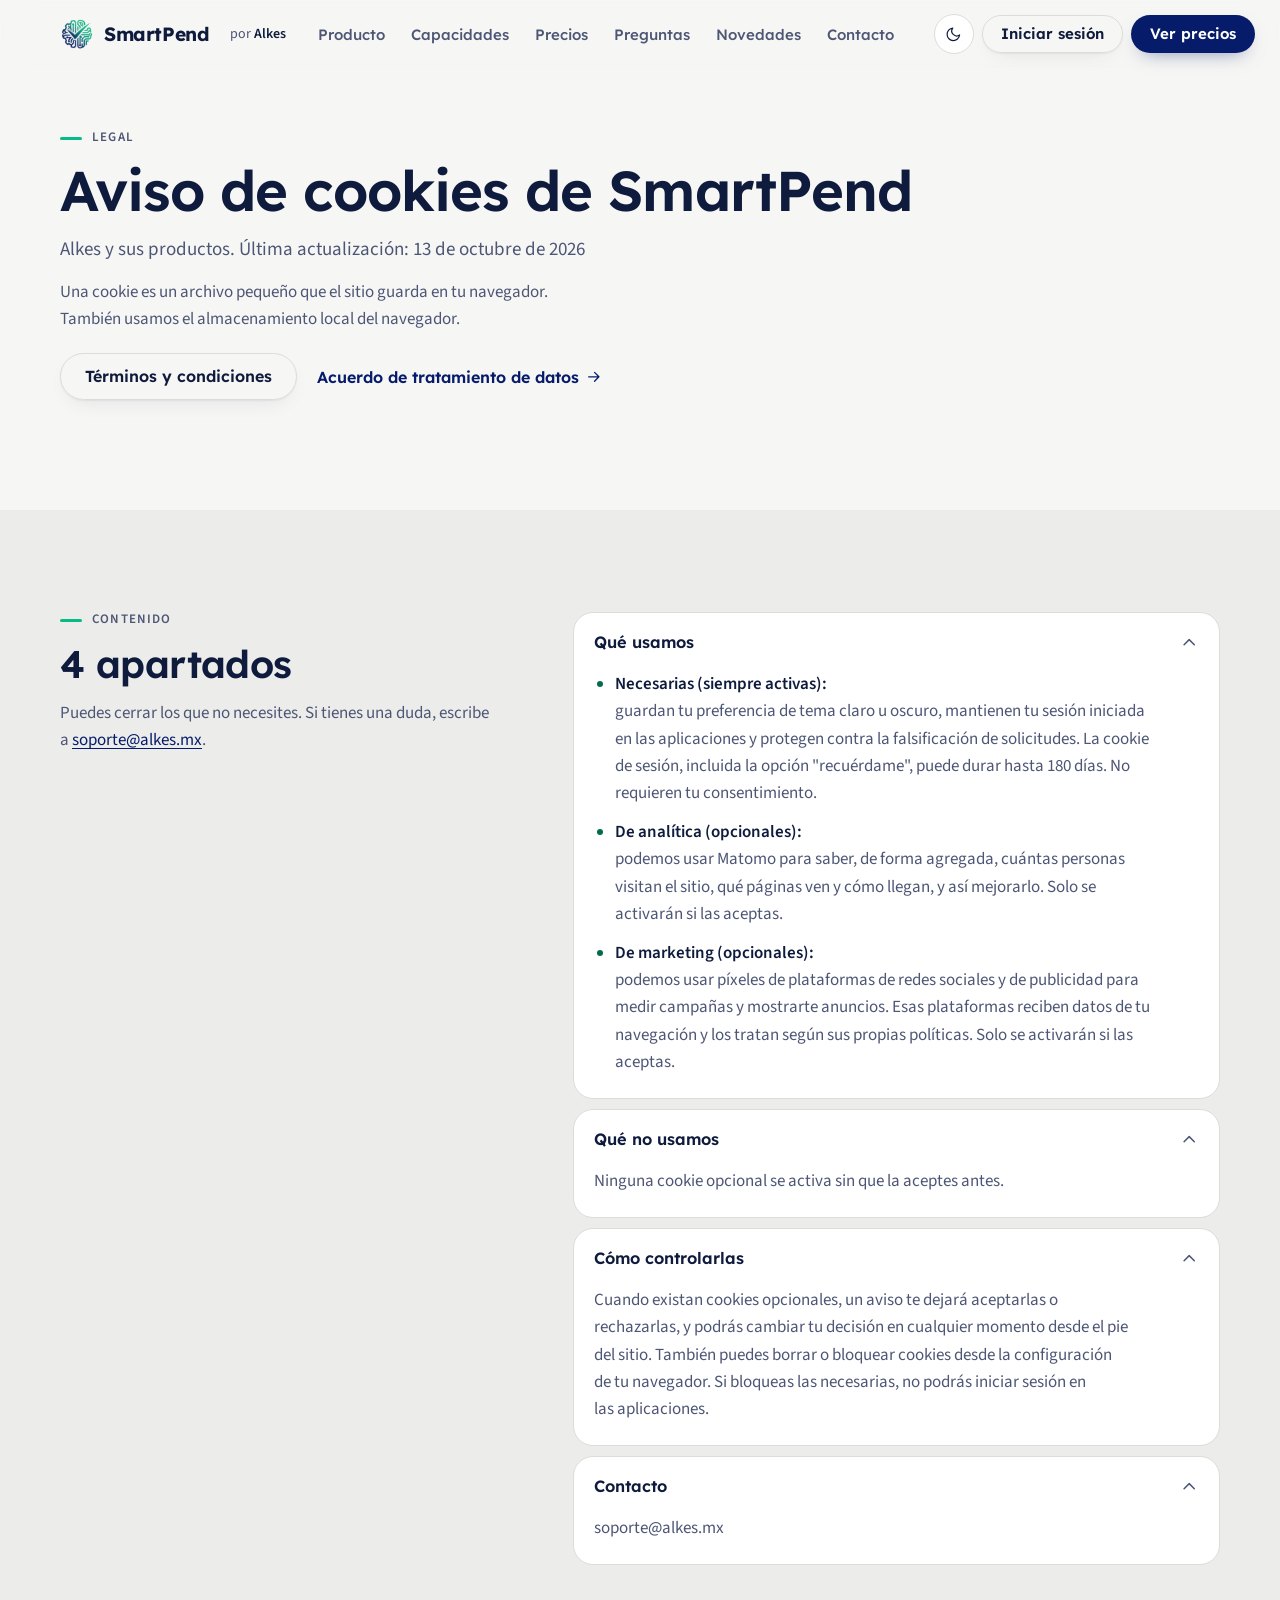
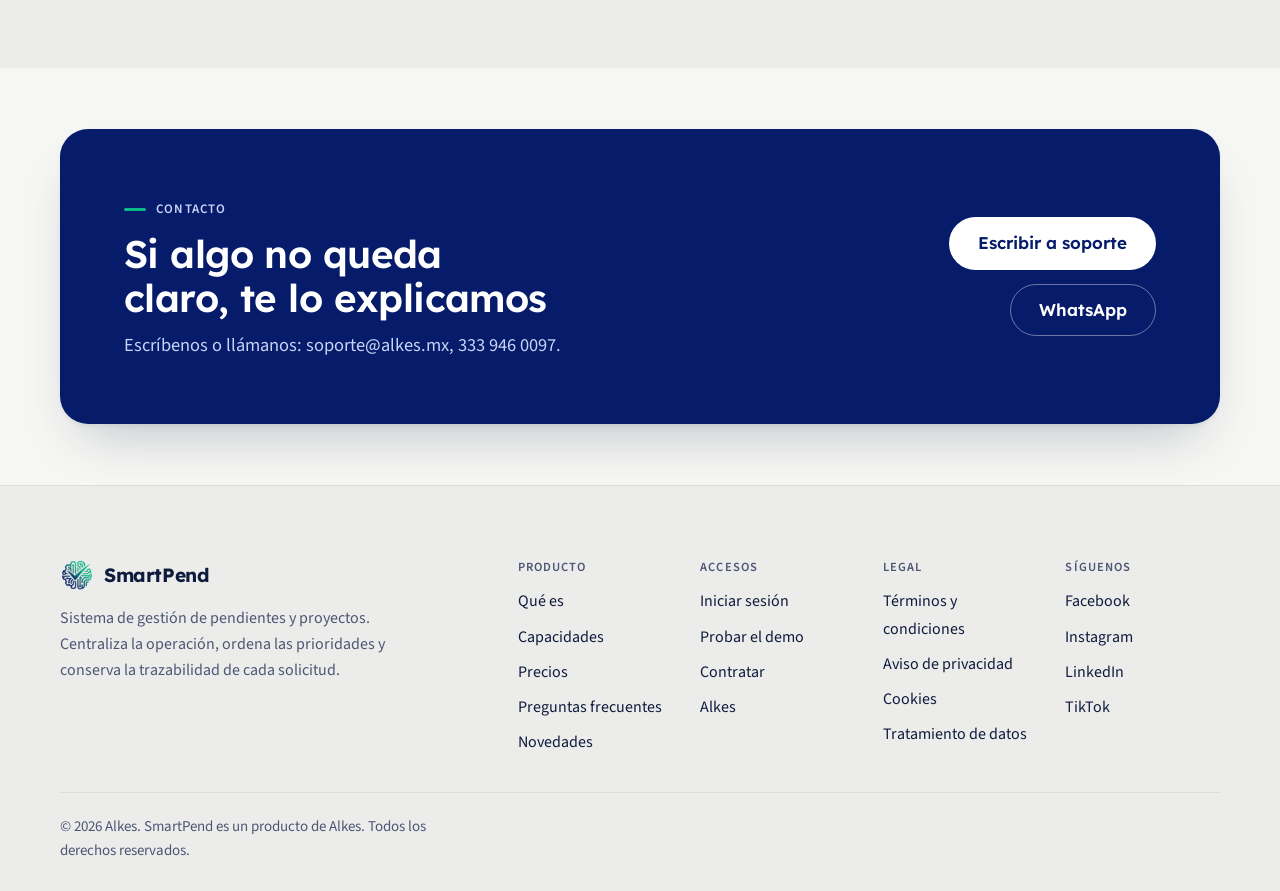
<file: cookies/index.html>
<!doctype html>
<html lang="es" class="no-js">
<head>
<meta charset="utf-8">
<meta name="viewport" content="width=device-width, initial-scale=1, viewport-fit=cover">
<title>Aviso de cookies de SmartPend | SmartPend</title>
<meta name="description" content="Qué cookies usa SmartPend, para qué y cómo controlarlas.">
<meta name="author" content="Alkes">
<meta name="theme-color" content="#061c6b">
<link rel="canonical" href="https://smartpend.alkes.mx/cookies/">
<link rel="icon" href="/assets/img/favicon.ico" type="image/x-icon">
<link rel="apple-touch-icon" href="/assets/img/apple-touch-icon.png">
<link rel="preload" href="/assets/fonts/lexend-latin.woff2" as="font" type="font/woff2" crossorigin>
<link rel="preload" href="/assets/fonts/source-sans-3-latin.woff2" as="font" type="font/woff2" crossorigin>
<link rel="stylesheet" href="/assets/css/smartpend.css">
<link rel="stylesheet" href="/assets/css/legal.css">
<script>
(function () {
    var r = document.documentElement;
    r.className = r.className.replace('no-js', 'js');
    try {
        var t = localStorage.getItem('tema');
        if (t === 'dark' || t === 'light') { r.setAttribute('data-theme', t); }
    } catch (e) {}
})();
</script>
</head>
<body>
<a class="skip" href="#main">Saltar al contenido</a>
<header class="nav" id="nav">
    <div class="container nav__in">
        <a class="brand" href="/#inicio"><img class="logo logo--claro" src="/assets/img/logo.png" alt="" width="34" height="34"><img class="logo logo--oscuro" src="/assets/img/logo-blanco.png" alt="" width="34" height="34"><span>SmartPend</span></a>
        <a class="brand__by" href="https://alkes.mx">por <strong>Alkes</strong></a>
        <nav class="nav__links" aria-label="Secciones">
            <a class="nav__link" href="/#producto">Producto</a>
            <a class="nav__link" href="/#capacidades">Capacidades</a>
            <a class="nav__link" href="/#precios">Precios</a>
            <a class="nav__link" href="/#preguntas">Preguntas</a>
            <a class="nav__link" href="/#novedades">Novedades</a>
            <a class="nav__link" href="/#contacto">Contacto</a>
        </nav>
        <div class="nav__actions">
            <button class="theme-toggle" type="button" data-theme-toggle aria-label="Cambiar tema"><svg class="i-moon" viewBox="0 0 24 24" fill="none" stroke="currentColor" stroke-width="1.75" stroke-linecap="round" stroke-linejoin="round" aria-hidden="true" focusable="false"><path d="M21 12.8A9 9 0 1 1 11.2 3a7 7 0 0 0 9.8 9.8Z"/></svg><svg class="i-sun" viewBox="0 0 24 24" fill="none" stroke="currentColor" stroke-width="1.75" stroke-linecap="round" stroke-linejoin="round" aria-hidden="true" focusable="false"><circle cx="12" cy="12" r="4"/><path d="M12 2v2M12 20v2M4.9 4.9l1.4 1.4M17.7 17.7l1.4 1.4M2 12h2M20 12h2M4.9 19.1l1.4-1.4M17.7 6.3l1.4-1.4"/></svg><span class="theme-toggle__label"></span></button>            <a class="btn btn--line btn--sm" href="https://app.smartpend.alkes.mx">Iniciar sesión</a>
            <a class="btn btn--primary btn--sm" href="/#precios">Ver precios</a>
        </div>
        <button class="nav__burger" type="button" id="navToggle" aria-expanded="false" aria-controls="navPanel" aria-label="Abrir menú">
            <svg class="i-menu" viewBox="0 0 24 24" fill="none" stroke="currentColor" stroke-width="1.75" stroke-linecap="round" stroke-linejoin="round" aria-hidden="true" focusable="false"><path d="M4 7h16M4 12h16M4 17h16"/></svg><svg class="i-close" viewBox="0 0 24 24" fill="none" stroke="currentColor" stroke-width="1.75" stroke-linecap="round" stroke-linejoin="round" aria-hidden="true" focusable="false"><path d="M18 6 6 18M6 6l12 12"/></svg>        </button>
    </div>
    <div class="nav__panel container" id="navPanel">
        <a class="nav__link" href="/#producto">Producto</a>
        <a class="nav__link" href="/#capacidades">Capacidades</a>
        <a class="nav__link" href="/#precios">Precios</a>
        <a class="nav__link" href="/#preguntas">Preguntas</a>
        <a class="nav__link" href="/#novedades">Novedades</a>
        <a class="nav__link" href="/#contacto">Contacto</a>
        <a class="nav__link" href="/#ecosistema">Ecosistema Alkes</a>
        <div class="nav__panel-actions">
            <button class="theme-toggle" type="button" data-theme-toggle aria-label="Cambiar tema"><svg class="i-moon" viewBox="0 0 24 24" fill="none" stroke="currentColor" stroke-width="1.75" stroke-linecap="round" stroke-linejoin="round" aria-hidden="true" focusable="false"><path d="M21 12.8A9 9 0 1 1 11.2 3a7 7 0 0 0 9.8 9.8Z"/></svg><svg class="i-sun" viewBox="0 0 24 24" fill="none" stroke="currentColor" stroke-width="1.75" stroke-linecap="round" stroke-linejoin="round" aria-hidden="true" focusable="false"><circle cx="12" cy="12" r="4"/><path d="M12 2v2M12 20v2M4.9 4.9l1.4 1.4M17.7 17.7l1.4 1.4M2 12h2M20 12h2M4.9 19.1l1.4-1.4M17.7 6.3l1.4-1.4"/></svg><span class="theme-toggle__label"></span></button>            <a class="btn btn--line" href="https://app.smartpend.alkes.mx">Iniciar sesión</a>
            <a class="btn btn--primary" href="/#precios">Ver precios</a>
        </div>
    </div>
</header>
<main id="main">
<section class="section section--tight">
    <div class="container">
        <header class="head" data-reveal>
            <p class="eyebrow">Legal</p>
            <h1>Aviso de cookies de SmartPend</h1>
            <p class="lede">Alkes y sus productos. Última actualización: 13 de octubre de 2026</p>
            <p class="muted">Una cookie es un archivo pequeño que el sitio guarda en tu navegador. También usamos el almacenamiento local del navegador.</p>
            <div class="row legal__row">
                <a class="btn btn--line" href="/terminos/">Términos y condiciones</a>
                <a class="link" href="/encargo-de-datos/">Acuerdo de tratamiento de datos<svg viewBox="0 0 24 24" fill="none" stroke="currentColor" stroke-width="1.75" stroke-linecap="round" stroke-linejoin="round" aria-hidden="true" focusable="false"><path d="M5 12h14M13 6l6 6-6 6"/></svg></a>
            </div>
        </header>
    </div>
</section>
<section class="section section--sunken">
    <div class="container">
        <div class="faq">
            <div class="faq__intro" data-reveal>
                <p class="eyebrow">Contenido</p>
                <h2>4 apartados</h2>
                <p class="muted">Puedes cerrar los que no necesites. Si tienes una duda, escribe a <a href="mailto:soporte@alkes.mx">soporte@alkes.mx</a>.</p>
            </div>
            <div class="faq__list" data-reveal>
                <details class="disc" open>
                    <summary class="disc__sum"><span class="disc__t">Qué usamos</span><svg class="disc__chev" viewBox="0 0 24 24" fill="none" stroke="currentColor" stroke-width="1.75" stroke-linecap="round" stroke-linejoin="round" aria-hidden="true" focusable="false"><path d="m6 9 6 6 6-6"/></svg></summary>
                    <div class="disc__body"><ul><li><strong>Necesarias (siempre activas):</strong> guardan tu preferencia de tema claro u oscuro, mantienen tu sesión iniciada en las aplicaciones y protegen contra la falsificación de solicitudes. La cookie de sesión, incluida la opción "recuérdame", puede durar hasta 180 días. No requieren tu consentimiento.</li><li><strong>De analítica (opcionales):</strong> podemos usar Matomo para saber, de forma agregada, cuántas personas visitan el sitio, qué páginas ven y cómo llegan, y así mejorarlo. Solo se activarán si las aceptas.</li><li><strong>De marketing (opcionales):</strong> podemos usar píxeles de plataformas de redes sociales y de publicidad para medir campañas y mostrarte anuncios. Esas plataformas reciben datos de tu navegación y los tratan según sus propias políticas. Solo se activarán si las aceptas.</li></ul></div>
                </details>
                <details class="disc" open>
                    <summary class="disc__sum"><span class="disc__t">Qué no usamos</span><svg class="disc__chev" viewBox="0 0 24 24" fill="none" stroke="currentColor" stroke-width="1.75" stroke-linecap="round" stroke-linejoin="round" aria-hidden="true" focusable="false"><path d="m6 9 6 6 6-6"/></svg></summary>
                    <div class="disc__body"><p>Ninguna cookie opcional se activa sin que la aceptes antes.</p></div>
                </details>
                <details class="disc" open>
                    <summary class="disc__sum"><span class="disc__t">Cómo controlarlas</span><svg class="disc__chev" viewBox="0 0 24 24" fill="none" stroke="currentColor" stroke-width="1.75" stroke-linecap="round" stroke-linejoin="round" aria-hidden="true" focusable="false"><path d="m6 9 6 6 6-6"/></svg></summary>
                    <div class="disc__body"><p>Cuando existan cookies opcionales, un aviso te dejará aceptarlas o rechazarlas, y podrás cambiar tu decisión en cualquier momento desde el pie del sitio. También puedes borrar o bloquear cookies desde la configuración de tu navegador. Si bloqueas las necesarias, no podrás iniciar sesión en las aplicaciones.</p></div>
                </details>
                <details class="disc" open>
                    <summary class="disc__sum"><span class="disc__t">Contacto</span><svg class="disc__chev" viewBox="0 0 24 24" fill="none" stroke="currentColor" stroke-width="1.75" stroke-linecap="round" stroke-linejoin="round" aria-hidden="true" focusable="false"><path d="m6 9 6 6 6-6"/></svg></summary>
                    <div class="disc__body"><p>soporte@alkes.mx</p></div>
                </details>
            </div>
        </div>
    </div>
</section>
<section class="section section--tight">
    <div class="container">
        <div class="cta" data-reveal>
            <div>
                <p class="eyebrow">Contacto</p>
                <h2>Si algo no queda claro, te lo explicamos</h2>
                <p class="lede">Escríbenos o llámanos: soporte@alkes.mx, 333 946 0097.</p>
            </div>
            <div class="cta__act">
                <a class="btn btn--cta btn--lg" href="mailto:soporte@alkes.mx">Escribir a soporte</a>
                <a class="btn btn--line btn--lg" href="https://wa.me/523339460097">WhatsApp</a>
            </div>
        </div>
    </div>
</section>
</main>
<footer class="footer">
    <div class="container footer__top">
        <div class="footer__brand">
            <span class="brand"><img class="logo logo--claro" src="/assets/img/logo.png" alt="" width="34" height="34"><img class="logo logo--oscuro" src="/assets/img/logo-blanco.png" alt="" width="34" height="34"><span>SmartPend</span></span>
            <p>Sistema de gestión de pendientes y proyectos. Centraliza la operación, ordena las prioridades y conserva la trazabilidad de cada solicitud.</p>
        </div>
        <div class="footer__cols">
            <div class="footer__col">
                <h2 class="footer__h">Producto</h2>
                <ul>
                    <li><a href="/#producto">Qué es</a></li>
                    <li><a href="/#capacidades">Capacidades</a></li>
                    <li><a href="/#precios">Precios</a></li>
                    <li><a href="/#preguntas">Preguntas frecuentes</a></li>
                    <li><a href="/#novedades">Novedades</a></li>
                </ul>
            </div>
            <div class="footer__col">
                <h2 class="footer__h">Accesos</h2>
                <ul>
                    <li><a href="https://app.smartpend.alkes.mx">Iniciar sesión</a></li>
                    <li><a href="https://app.smartpend.alkes.mx" data-open-demo>Probar el demo</a></li>
                    <li><a href="https://contratar.alkes.mx">Contratar</a></li>
                    <li><a href="https://alkes.mx">Alkes</a></li>
                </ul>
            </div>
            <div class="footer__col">
                <h2 class="footer__h">Legal</h2>
                <ul>
                    <li><a href="/terminos/">Términos y condiciones</a></li>
                    <li><a href="/privacidad/">Aviso de privacidad</a></li>
                    <li><a href="/cookies/">Cookies</a></li>
                    <li><a href="/encargo-de-datos/">Tratamiento de datos</a></li>
                </ul>
            </div>
            <div class="footer__col">
                <h2 class="footer__h">Síguenos</h2>
                <ul>
                                        <li><a href="https://www.facebook.com/alkes.mx" target="_blank" rel="noopener">Facebook</a></li>
                                        <li><a href="https://www.instagram.com/alkes.mx" target="_blank" rel="noopener">Instagram</a></li>
                                        <li><a href="https://www.linkedin.com/company/alkes-mx" target="_blank" rel="noopener">LinkedIn</a></li>
                                        <li><a href="https://www.tiktok.com/@alkes.mx" target="_blank" rel="noopener">TikTok</a></li>
                                    </ul>
            </div>
        </div>
    </div>
    <div class="container">
        <div class="footer__bot">
            <p>© 2026 Alkes. SmartPend es un producto de Alkes. Todos los derechos reservados.</p>
        </div>
    </div>
</footer>
<script src="/assets/js/smartpend.js" defer></script>
</body>
</html>
</file>
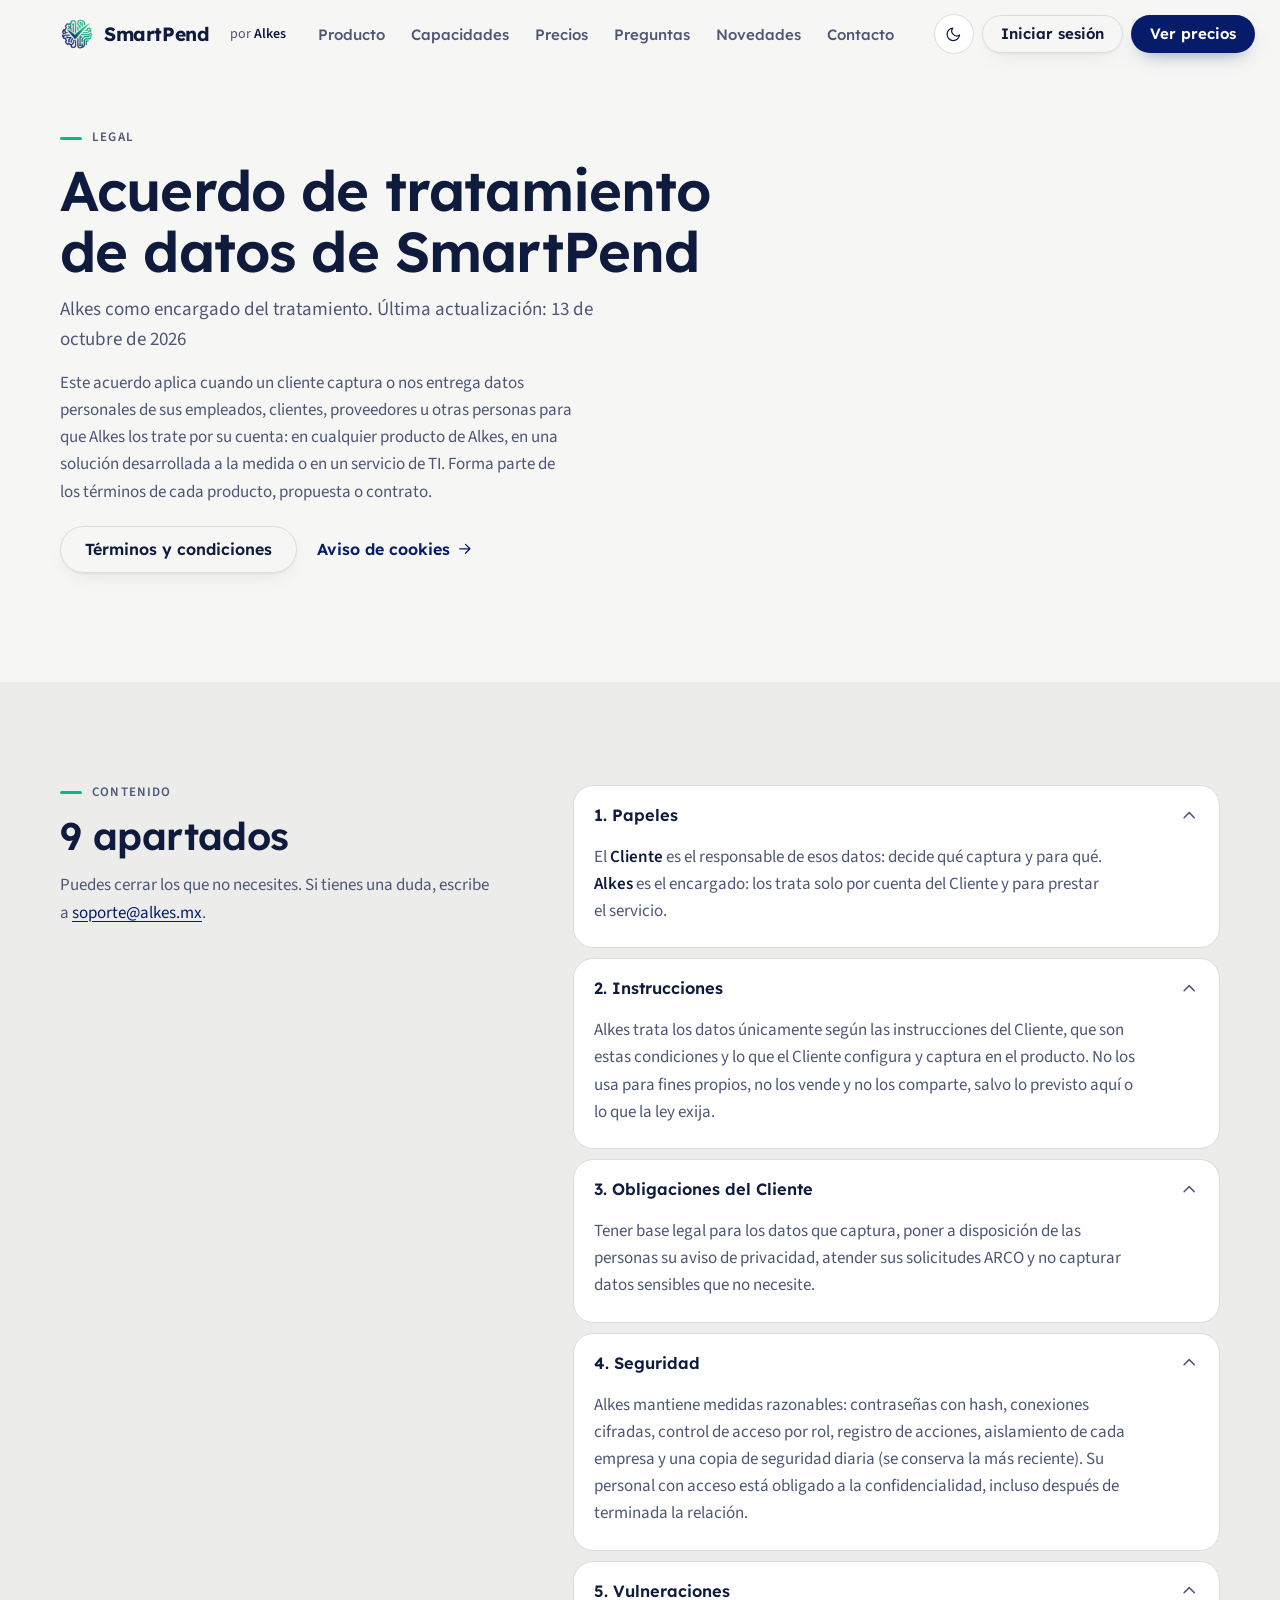
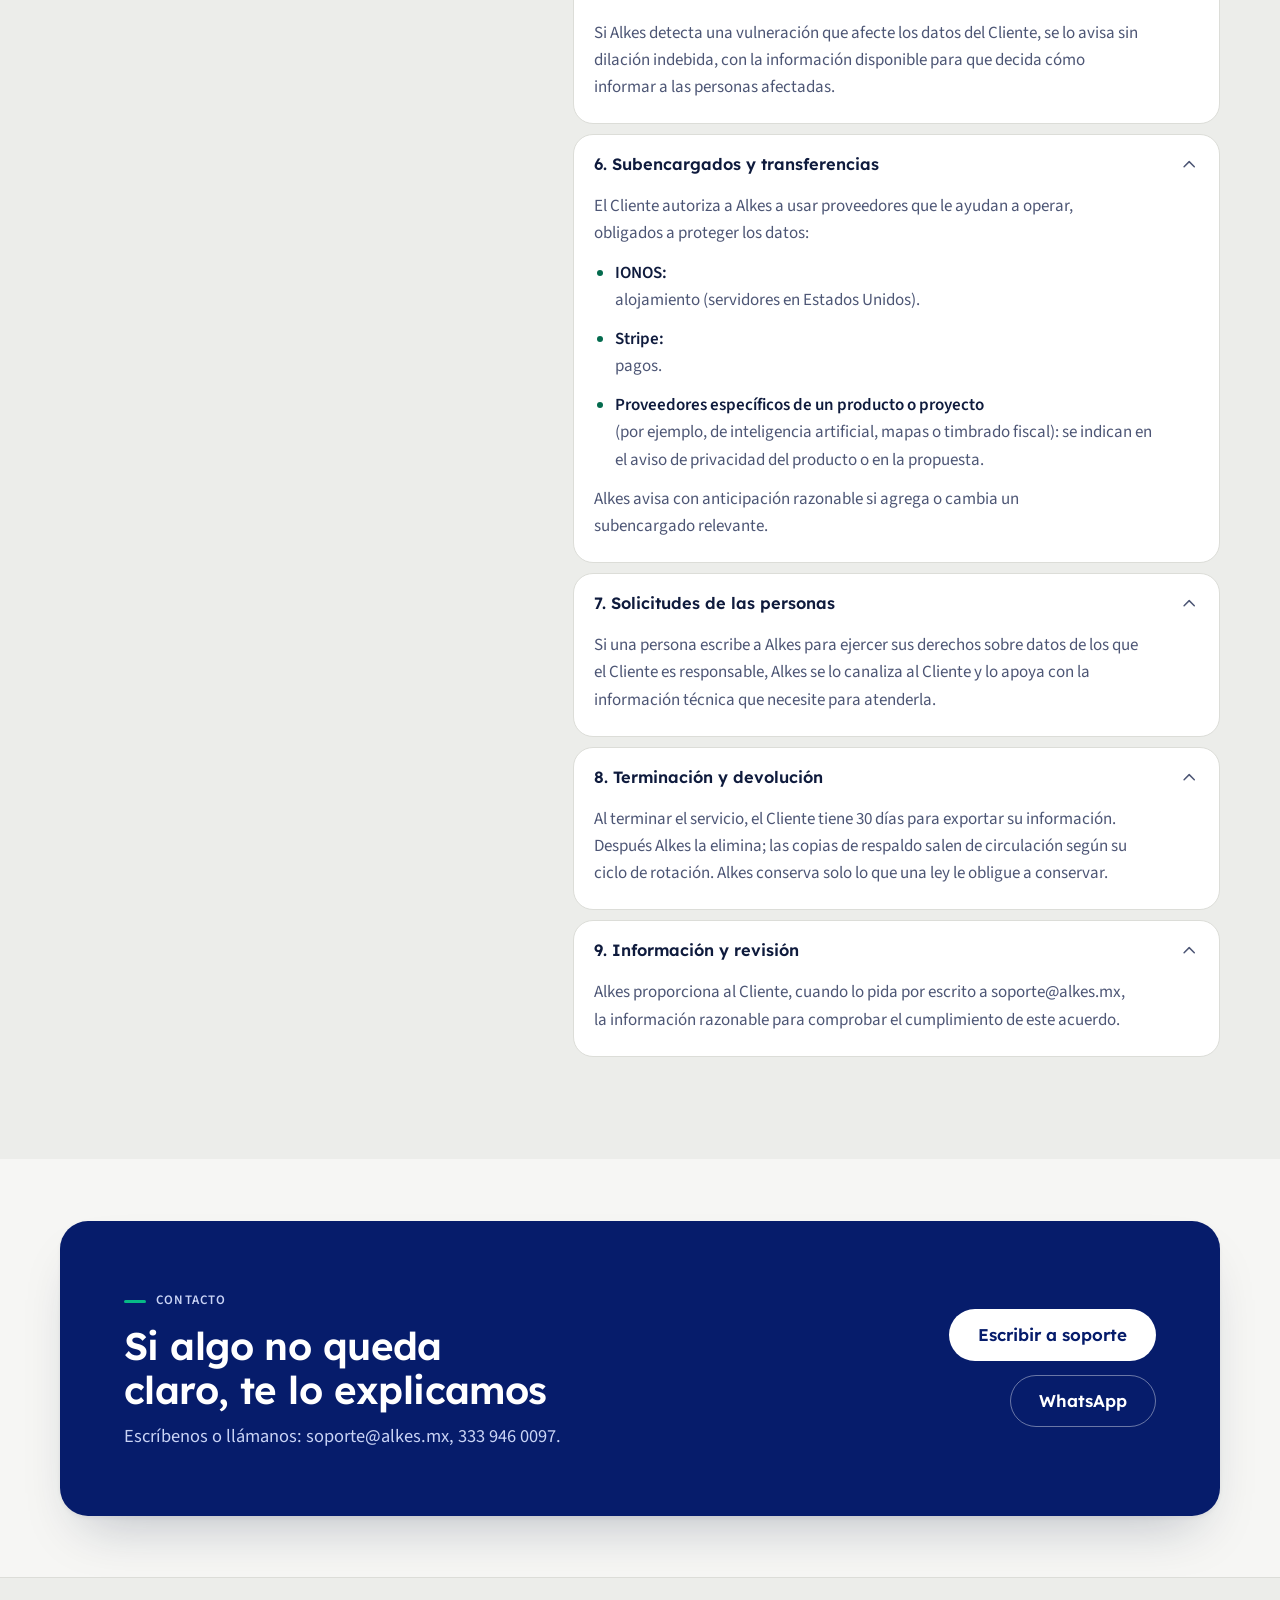
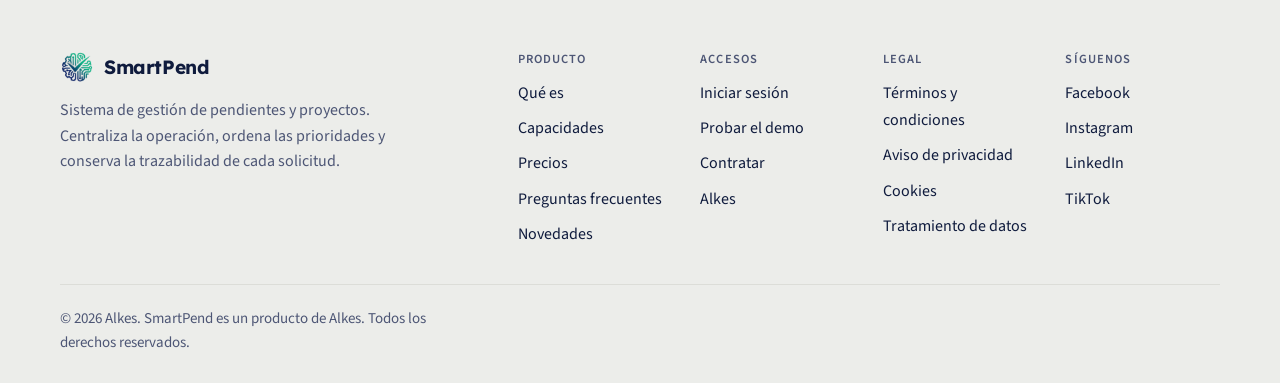
<file: encargo-de-datos/index.html>
<!doctype html>
<html lang="es" class="no-js">
<head>
<meta charset="utf-8">
<meta name="viewport" content="width=device-width, initial-scale=1, viewport-fit=cover">
<title>Acuerdo de tratamiento de datos de SmartPend | SmartPend</title>
<meta name="description" content="Acuerdo de tratamiento de datos personales de SmartPend: Alkes como encargado.">
<meta name="author" content="Alkes">
<meta name="theme-color" content="#061c6b">
<link rel="canonical" href="https://smartpend.alkes.mx/encargo-de-datos/">
<link rel="icon" href="/assets/img/favicon.ico" type="image/x-icon">
<link rel="apple-touch-icon" href="/assets/img/apple-touch-icon.png">
<link rel="preload" href="/assets/fonts/lexend-latin.woff2" as="font" type="font/woff2" crossorigin>
<link rel="preload" href="/assets/fonts/source-sans-3-latin.woff2" as="font" type="font/woff2" crossorigin>
<link rel="stylesheet" href="/assets/css/smartpend.css">
<link rel="stylesheet" href="/assets/css/legal.css">
<script>
(function () {
    var r = document.documentElement;
    r.className = r.className.replace('no-js', 'js');
    try {
        var t = localStorage.getItem('tema');
        if (t === 'dark' || t === 'light') { r.setAttribute('data-theme', t); }
    } catch (e) {}
})();
</script>
</head>
<body>
<a class="skip" href="#main">Saltar al contenido</a>
<header class="nav" id="nav">
    <div class="container nav__in">
        <a class="brand" href="/#inicio"><img class="logo logo--claro" src="/assets/img/logo.png" alt="" width="34" height="34"><img class="logo logo--oscuro" src="/assets/img/logo-blanco.png" alt="" width="34" height="34"><span>SmartPend</span></a>
        <a class="brand__by" href="https://alkes.mx">por <strong>Alkes</strong></a>
        <nav class="nav__links" aria-label="Secciones">
            <a class="nav__link" href="/#producto">Producto</a>
            <a class="nav__link" href="/#capacidades">Capacidades</a>
            <a class="nav__link" href="/#precios">Precios</a>
            <a class="nav__link" href="/#preguntas">Preguntas</a>
            <a class="nav__link" href="/#novedades">Novedades</a>
            <a class="nav__link" href="/#contacto">Contacto</a>
        </nav>
        <div class="nav__actions">
            <button class="theme-toggle" type="button" data-theme-toggle aria-label="Cambiar tema"><svg class="i-moon" viewBox="0 0 24 24" fill="none" stroke="currentColor" stroke-width="1.75" stroke-linecap="round" stroke-linejoin="round" aria-hidden="true" focusable="false"><path d="M21 12.8A9 9 0 1 1 11.2 3a7 7 0 0 0 9.8 9.8Z"/></svg><svg class="i-sun" viewBox="0 0 24 24" fill="none" stroke="currentColor" stroke-width="1.75" stroke-linecap="round" stroke-linejoin="round" aria-hidden="true" focusable="false"><circle cx="12" cy="12" r="4"/><path d="M12 2v2M12 20v2M4.9 4.9l1.4 1.4M17.7 17.7l1.4 1.4M2 12h2M20 12h2M4.9 19.1l1.4-1.4M17.7 6.3l1.4-1.4"/></svg><span class="theme-toggle__label"></span></button>            <a class="btn btn--line btn--sm" href="https://app.smartpend.alkes.mx">Iniciar sesión</a>
            <a class="btn btn--primary btn--sm" href="/#precios">Ver precios</a>
        </div>
        <button class="nav__burger" type="button" id="navToggle" aria-expanded="false" aria-controls="navPanel" aria-label="Abrir menú">
            <svg class="i-menu" viewBox="0 0 24 24" fill="none" stroke="currentColor" stroke-width="1.75" stroke-linecap="round" stroke-linejoin="round" aria-hidden="true" focusable="false"><path d="M4 7h16M4 12h16M4 17h16"/></svg><svg class="i-close" viewBox="0 0 24 24" fill="none" stroke="currentColor" stroke-width="1.75" stroke-linecap="round" stroke-linejoin="round" aria-hidden="true" focusable="false"><path d="M18 6 6 18M6 6l12 12"/></svg>        </button>
    </div>
    <div class="nav__panel container" id="navPanel">
        <a class="nav__link" href="/#producto">Producto</a>
        <a class="nav__link" href="/#capacidades">Capacidades</a>
        <a class="nav__link" href="/#precios">Precios</a>
        <a class="nav__link" href="/#preguntas">Preguntas</a>
        <a class="nav__link" href="/#novedades">Novedades</a>
        <a class="nav__link" href="/#contacto">Contacto</a>
        <a class="nav__link" href="/#ecosistema">Ecosistema Alkes</a>
        <div class="nav__panel-actions">
            <button class="theme-toggle" type="button" data-theme-toggle aria-label="Cambiar tema"><svg class="i-moon" viewBox="0 0 24 24" fill="none" stroke="currentColor" stroke-width="1.75" stroke-linecap="round" stroke-linejoin="round" aria-hidden="true" focusable="false"><path d="M21 12.8A9 9 0 1 1 11.2 3a7 7 0 0 0 9.8 9.8Z"/></svg><svg class="i-sun" viewBox="0 0 24 24" fill="none" stroke="currentColor" stroke-width="1.75" stroke-linecap="round" stroke-linejoin="round" aria-hidden="true" focusable="false"><circle cx="12" cy="12" r="4"/><path d="M12 2v2M12 20v2M4.9 4.9l1.4 1.4M17.7 17.7l1.4 1.4M2 12h2M20 12h2M4.9 19.1l1.4-1.4M17.7 6.3l1.4-1.4"/></svg><span class="theme-toggle__label"></span></button>            <a class="btn btn--line" href="https://app.smartpend.alkes.mx">Iniciar sesión</a>
            <a class="btn btn--primary" href="/#precios">Ver precios</a>
        </div>
    </div>
</header>
<main id="main">
<section class="section section--tight">
    <div class="container">
        <header class="head" data-reveal>
            <p class="eyebrow">Legal</p>
            <h1>Acuerdo de tratamiento de datos de SmartPend</h1>
            <p class="lede">Alkes como encargado del tratamiento. Última actualización: 13 de octubre de 2026</p>
            <p class="muted">Este acuerdo aplica cuando un cliente captura o nos entrega datos personales de sus empleados, clientes, proveedores u otras personas para que Alkes los trate por su cuenta: en cualquier producto de Alkes, en una solución desarrollada a la medida o en un servicio de TI. Forma parte de los términos de cada producto, propuesta o contrato.</p>
            <div class="row legal__row">
                <a class="btn btn--line" href="/terminos/">Términos y condiciones</a>
                <a class="link" href="/cookies/">Aviso de cookies<svg viewBox="0 0 24 24" fill="none" stroke="currentColor" stroke-width="1.75" stroke-linecap="round" stroke-linejoin="round" aria-hidden="true" focusable="false"><path d="M5 12h14M13 6l6 6-6 6"/></svg></a>
            </div>
        </header>
    </div>
</section>
<section class="section section--sunken">
    <div class="container">
        <div class="faq">
            <div class="faq__intro" data-reveal>
                <p class="eyebrow">Contenido</p>
                <h2>9 apartados</h2>
                <p class="muted">Puedes cerrar los que no necesites. Si tienes una duda, escribe a <a href="mailto:soporte@alkes.mx">soporte@alkes.mx</a>.</p>
            </div>
            <div class="faq__list" data-reveal>
                <details class="disc" open>
                    <summary class="disc__sum"><span class="disc__t">1. Papeles</span><svg class="disc__chev" viewBox="0 0 24 24" fill="none" stroke="currentColor" stroke-width="1.75" stroke-linecap="round" stroke-linejoin="round" aria-hidden="true" focusable="false"><path d="m6 9 6 6 6-6"/></svg></summary>
                    <div class="disc__body"><p>El <strong>Cliente</strong> es el responsable de esos datos: decide qué captura y para qué. <strong>Alkes</strong> es el encargado: los trata solo por cuenta del Cliente y para prestar el servicio.</p></div>
                </details>
                <details class="disc" open>
                    <summary class="disc__sum"><span class="disc__t">2. Instrucciones</span><svg class="disc__chev" viewBox="0 0 24 24" fill="none" stroke="currentColor" stroke-width="1.75" stroke-linecap="round" stroke-linejoin="round" aria-hidden="true" focusable="false"><path d="m6 9 6 6 6-6"/></svg></summary>
                    <div class="disc__body"><p>Alkes trata los datos únicamente según las instrucciones del Cliente, que son estas condiciones y lo que el Cliente configura y captura en el producto. No los usa para fines propios, no los vende y no los comparte, salvo lo previsto aquí o lo que la ley exija.</p></div>
                </details>
                <details class="disc" open>
                    <summary class="disc__sum"><span class="disc__t">3. Obligaciones del Cliente</span><svg class="disc__chev" viewBox="0 0 24 24" fill="none" stroke="currentColor" stroke-width="1.75" stroke-linecap="round" stroke-linejoin="round" aria-hidden="true" focusable="false"><path d="m6 9 6 6 6-6"/></svg></summary>
                    <div class="disc__body"><p>Tener base legal para los datos que captura, poner a disposición de las personas su aviso de privacidad, atender sus solicitudes ARCO y no capturar datos sensibles que no necesite.</p></div>
                </details>
                <details class="disc" open>
                    <summary class="disc__sum"><span class="disc__t">4. Seguridad</span><svg class="disc__chev" viewBox="0 0 24 24" fill="none" stroke="currentColor" stroke-width="1.75" stroke-linecap="round" stroke-linejoin="round" aria-hidden="true" focusable="false"><path d="m6 9 6 6 6-6"/></svg></summary>
                    <div class="disc__body"><p>Alkes mantiene medidas razonables: contraseñas con hash, conexiones cifradas, control de acceso por rol, registro de acciones, aislamiento de cada empresa y una copia de seguridad diaria (se conserva la más reciente). Su personal con acceso está obligado a la confidencialidad, incluso después de terminada la relación.</p></div>
                </details>
                <details class="disc" open>
                    <summary class="disc__sum"><span class="disc__t">5. Vulneraciones</span><svg class="disc__chev" viewBox="0 0 24 24" fill="none" stroke="currentColor" stroke-width="1.75" stroke-linecap="round" stroke-linejoin="round" aria-hidden="true" focusable="false"><path d="m6 9 6 6 6-6"/></svg></summary>
                    <div class="disc__body"><p>Si Alkes detecta una vulneración que afecte los datos del Cliente, se lo avisa sin dilación indebida, con la información disponible para que decida cómo informar a las personas afectadas.</p></div>
                </details>
                <details class="disc" open>
                    <summary class="disc__sum"><span class="disc__t">6. Subencargados y transferencias</span><svg class="disc__chev" viewBox="0 0 24 24" fill="none" stroke="currentColor" stroke-width="1.75" stroke-linecap="round" stroke-linejoin="round" aria-hidden="true" focusable="false"><path d="m6 9 6 6 6-6"/></svg></summary>
                    <div class="disc__body"><p>El Cliente autoriza a Alkes a usar proveedores que le ayudan a operar, obligados a proteger los datos:</p>
<ul><li><strong>IONOS:</strong> alojamiento (servidores en Estados Unidos).</li><li><strong>Stripe:</strong> pagos.</li><li><strong>Proveedores específicos de un producto o proyecto</strong> (por ejemplo, de inteligencia artificial, mapas o timbrado fiscal): se indican en el aviso de privacidad del producto o en la propuesta.</li></ul>
<p>Alkes avisa con anticipación razonable si agrega o cambia un subencargado relevante.</p></div>
                </details>
                <details class="disc" open>
                    <summary class="disc__sum"><span class="disc__t">7. Solicitudes de las personas</span><svg class="disc__chev" viewBox="0 0 24 24" fill="none" stroke="currentColor" stroke-width="1.75" stroke-linecap="round" stroke-linejoin="round" aria-hidden="true" focusable="false"><path d="m6 9 6 6 6-6"/></svg></summary>
                    <div class="disc__body"><p>Si una persona escribe a Alkes para ejercer sus derechos sobre datos de los que el Cliente es responsable, Alkes se lo canaliza al Cliente y lo apoya con la información técnica que necesite para atenderla.</p></div>
                </details>
                <details class="disc" open>
                    <summary class="disc__sum"><span class="disc__t">8. Terminación y devolución</span><svg class="disc__chev" viewBox="0 0 24 24" fill="none" stroke="currentColor" stroke-width="1.75" stroke-linecap="round" stroke-linejoin="round" aria-hidden="true" focusable="false"><path d="m6 9 6 6 6-6"/></svg></summary>
                    <div class="disc__body"><p>Al terminar el servicio, el Cliente tiene 30 días para exportar su información. Después Alkes la elimina; las copias de respaldo salen de circulación según su ciclo de rotación. Alkes conserva solo lo que una ley le obligue a conservar.</p></div>
                </details>
                <details class="disc" open>
                    <summary class="disc__sum"><span class="disc__t">9. Información y revisión</span><svg class="disc__chev" viewBox="0 0 24 24" fill="none" stroke="currentColor" stroke-width="1.75" stroke-linecap="round" stroke-linejoin="round" aria-hidden="true" focusable="false"><path d="m6 9 6 6 6-6"/></svg></summary>
                    <div class="disc__body"><p>Alkes proporciona al Cliente, cuando lo pida por escrito a soporte@alkes.mx, la información razonable para comprobar el cumplimiento de este acuerdo.</p></div>
                </details>
            </div>
        </div>
    </div>
</section>
<section class="section section--tight">
    <div class="container">
        <div class="cta" data-reveal>
            <div>
                <p class="eyebrow">Contacto</p>
                <h2>Si algo no queda claro, te lo explicamos</h2>
                <p class="lede">Escríbenos o llámanos: soporte@alkes.mx, 333 946 0097.</p>
            </div>
            <div class="cta__act">
                <a class="btn btn--cta btn--lg" href="mailto:soporte@alkes.mx">Escribir a soporte</a>
                <a class="btn btn--line btn--lg" href="https://wa.me/523339460097">WhatsApp</a>
            </div>
        </div>
    </div>
</section>
</main>
<footer class="footer">
    <div class="container footer__top">
        <div class="footer__brand">
            <span class="brand"><img class="logo logo--claro" src="/assets/img/logo.png" alt="" width="34" height="34"><img class="logo logo--oscuro" src="/assets/img/logo-blanco.png" alt="" width="34" height="34"><span>SmartPend</span></span>
            <p>Sistema de gestión de pendientes y proyectos. Centraliza la operación, ordena las prioridades y conserva la trazabilidad de cada solicitud.</p>
        </div>
        <div class="footer__cols">
            <div class="footer__col">
                <h2 class="footer__h">Producto</h2>
                <ul>
                    <li><a href="/#producto">Qué es</a></li>
                    <li><a href="/#capacidades">Capacidades</a></li>
                    <li><a href="/#precios">Precios</a></li>
                    <li><a href="/#preguntas">Preguntas frecuentes</a></li>
                    <li><a href="/#novedades">Novedades</a></li>
                </ul>
            </div>
            <div class="footer__col">
                <h2 class="footer__h">Accesos</h2>
                <ul>
                    <li><a href="https://app.smartpend.alkes.mx">Iniciar sesión</a></li>
                    <li><a href="https://app.smartpend.alkes.mx" data-open-demo>Probar el demo</a></li>
                    <li><a href="https://contratar.alkes.mx">Contratar</a></li>
                    <li><a href="https://alkes.mx">Alkes</a></li>
                </ul>
            </div>
            <div class="footer__col">
                <h2 class="footer__h">Legal</h2>
                <ul>
                    <li><a href="/terminos/">Términos y condiciones</a></li>
                    <li><a href="/privacidad/">Aviso de privacidad</a></li>
                    <li><a href="/cookies/">Cookies</a></li>
                    <li><a href="/encargo-de-datos/">Tratamiento de datos</a></li>
                </ul>
            </div>
            <div class="footer__col">
                <h2 class="footer__h">Síguenos</h2>
                <ul>
                                        <li><a href="https://www.facebook.com/alkes.mx" target="_blank" rel="noopener">Facebook</a></li>
                                        <li><a href="https://www.instagram.com/alkes.mx" target="_blank" rel="noopener">Instagram</a></li>
                                        <li><a href="https://www.linkedin.com/company/alkes-mx" target="_blank" rel="noopener">LinkedIn</a></li>
                                        <li><a href="https://www.tiktok.com/@alkes.mx" target="_blank" rel="noopener">TikTok</a></li>
                                    </ul>
            </div>
        </div>
    </div>
    <div class="container">
        <div class="footer__bot">
            <p>© 2026 Alkes. SmartPend es un producto de Alkes. Todos los derechos reservados.</p>
        </div>
    </div>
</footer>
<script src="/assets/js/smartpend.js" defer></script>
</body>
</html>
</file>
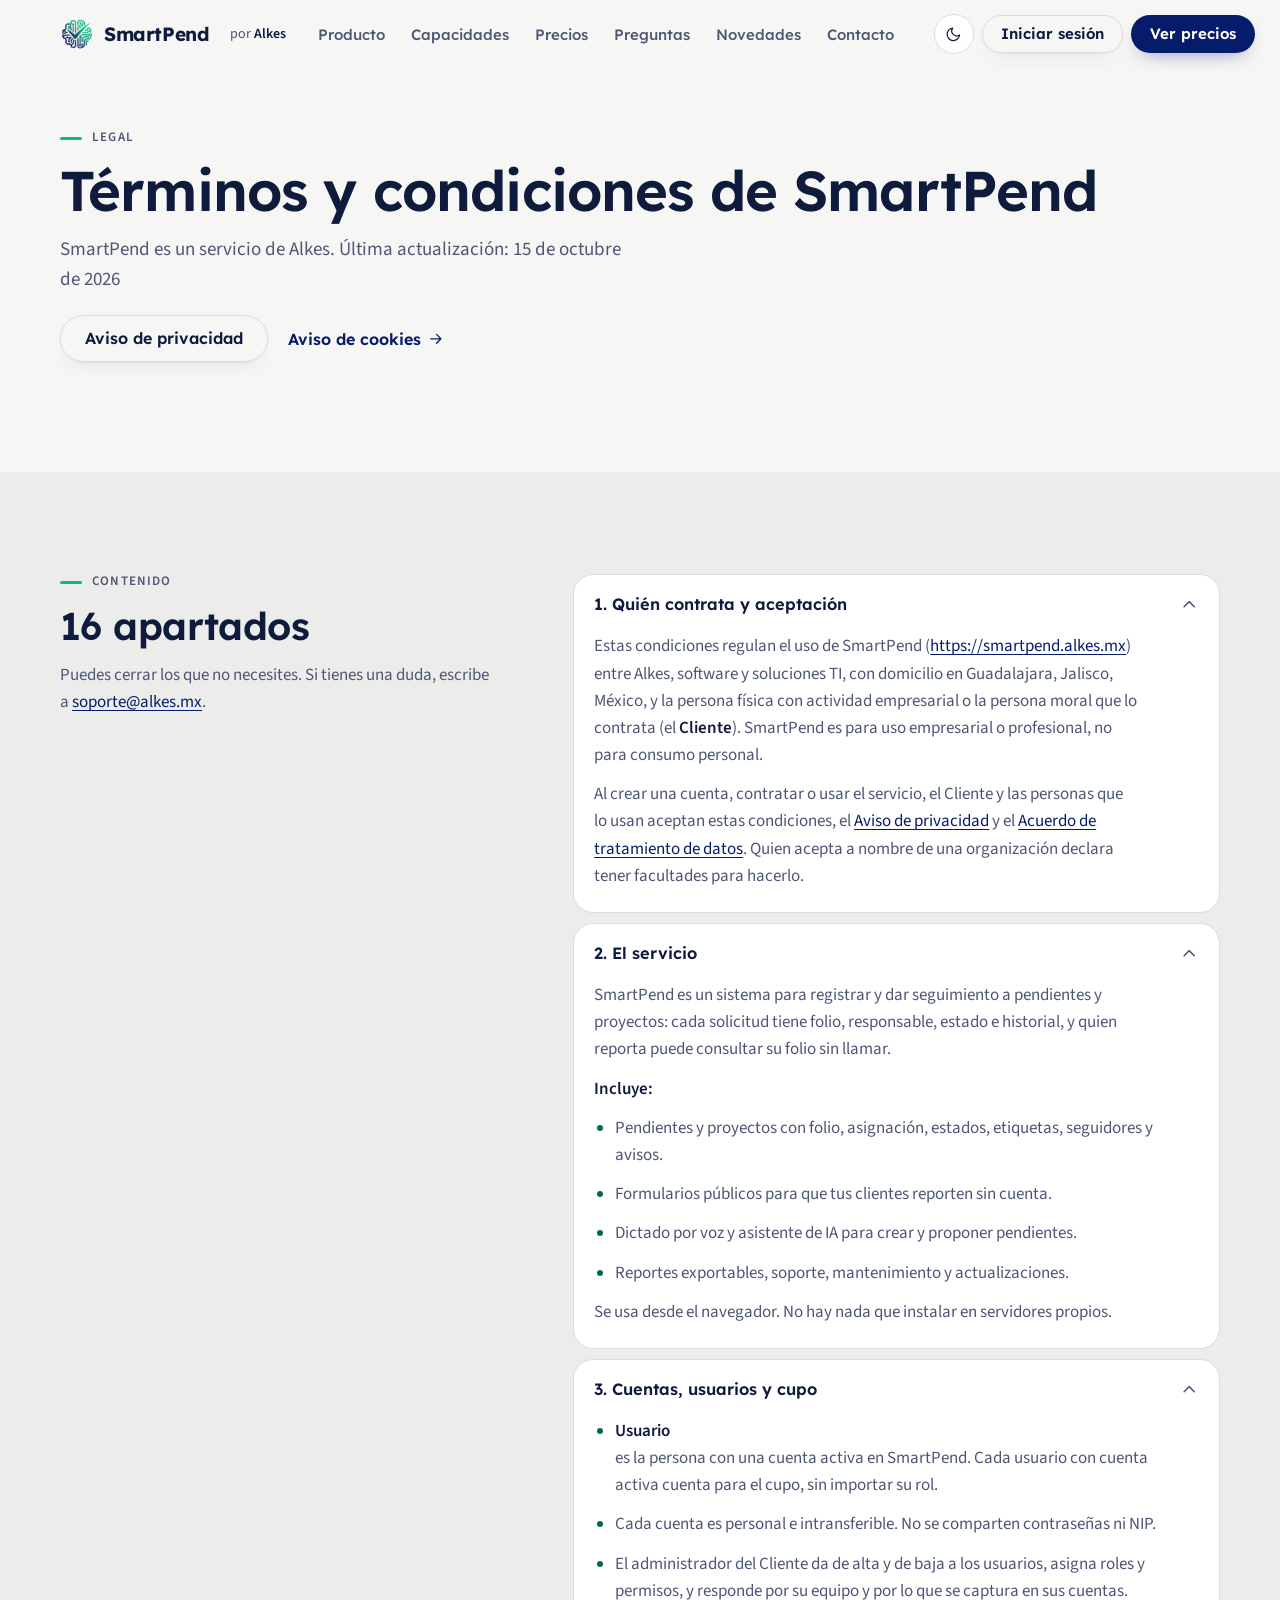
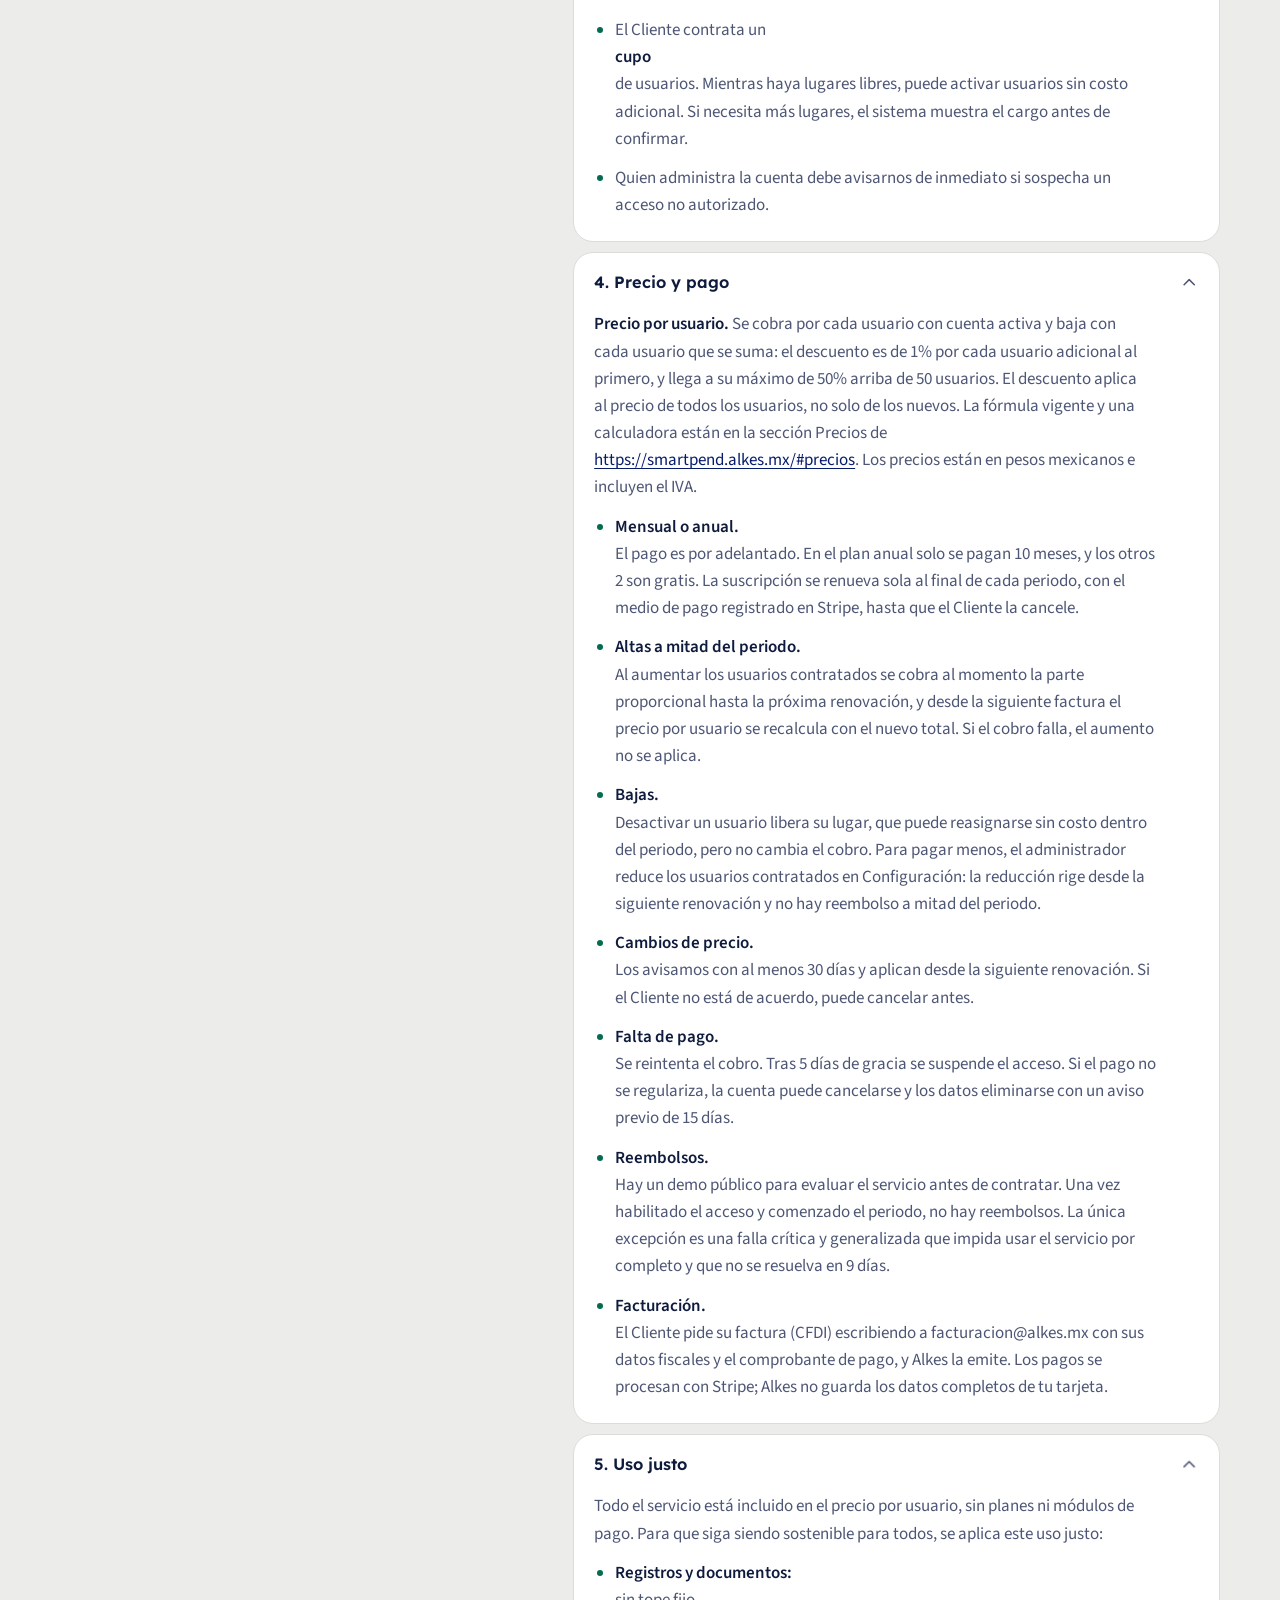
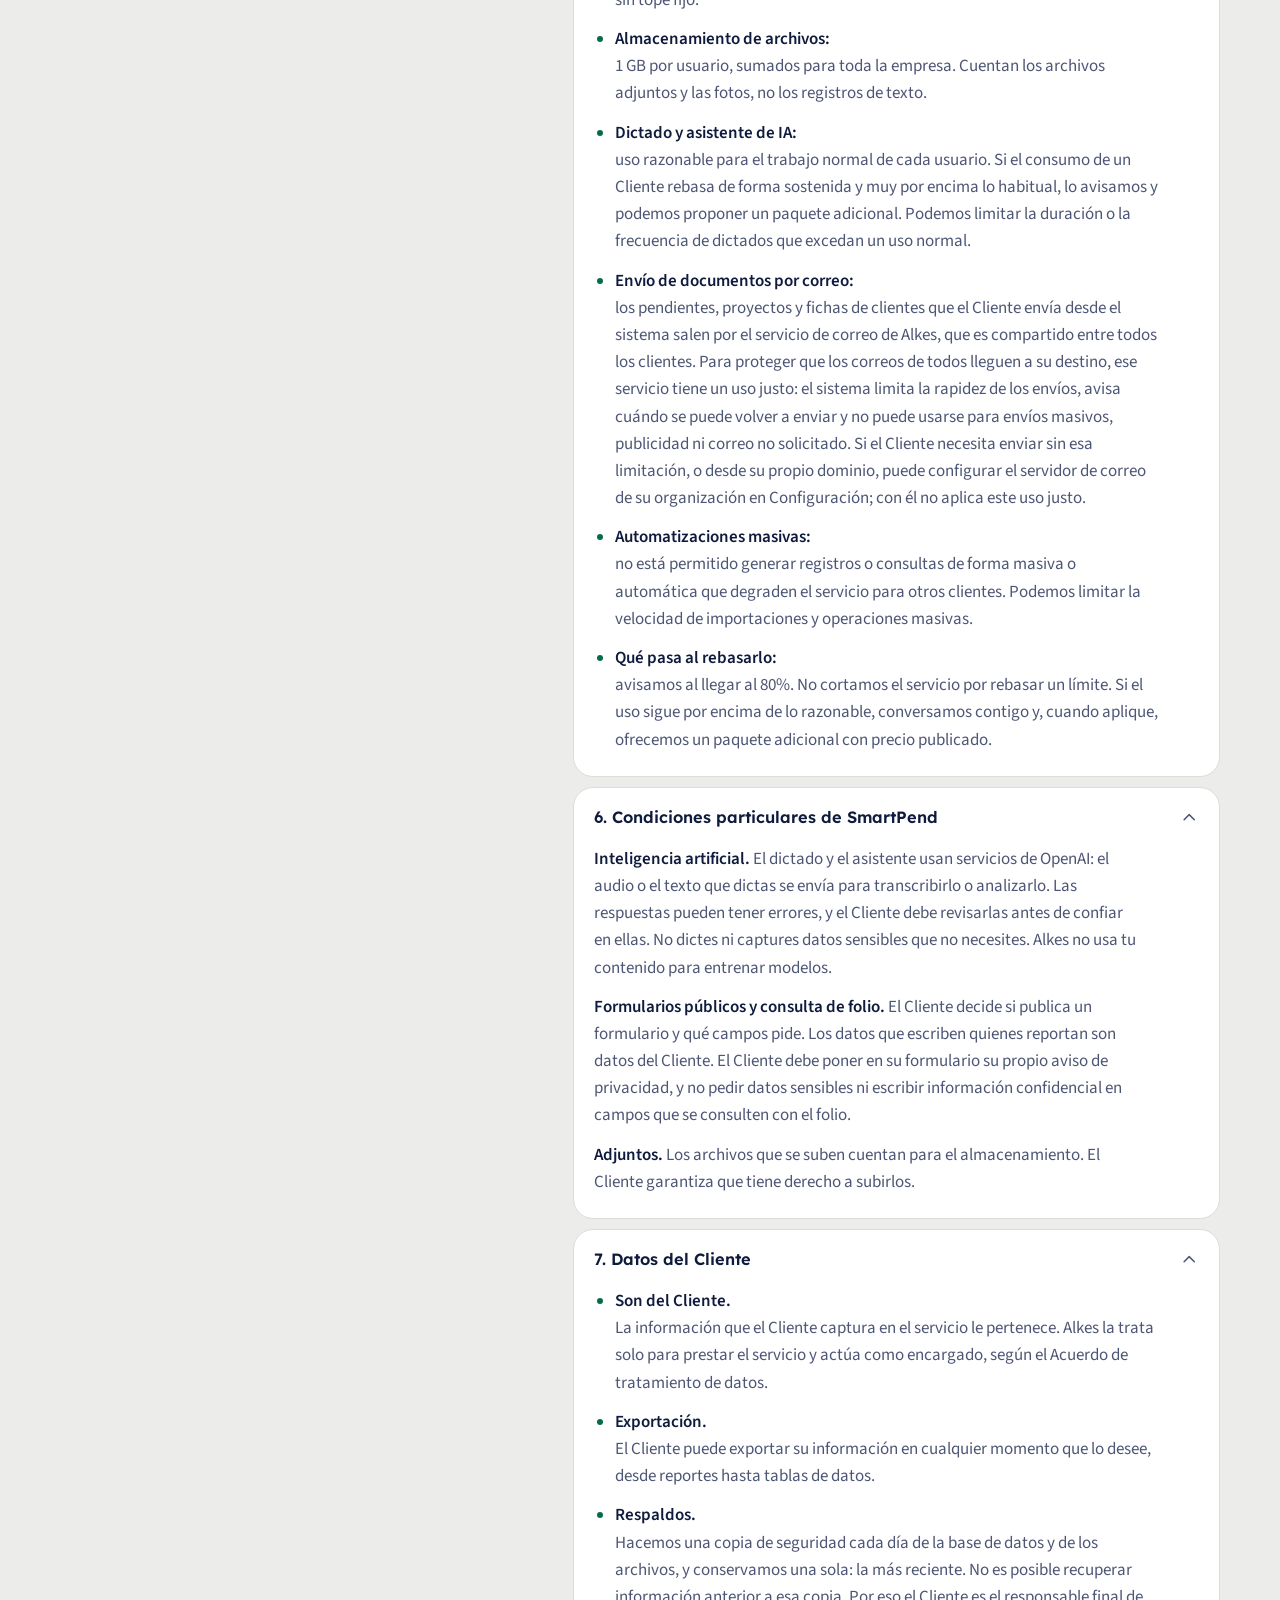
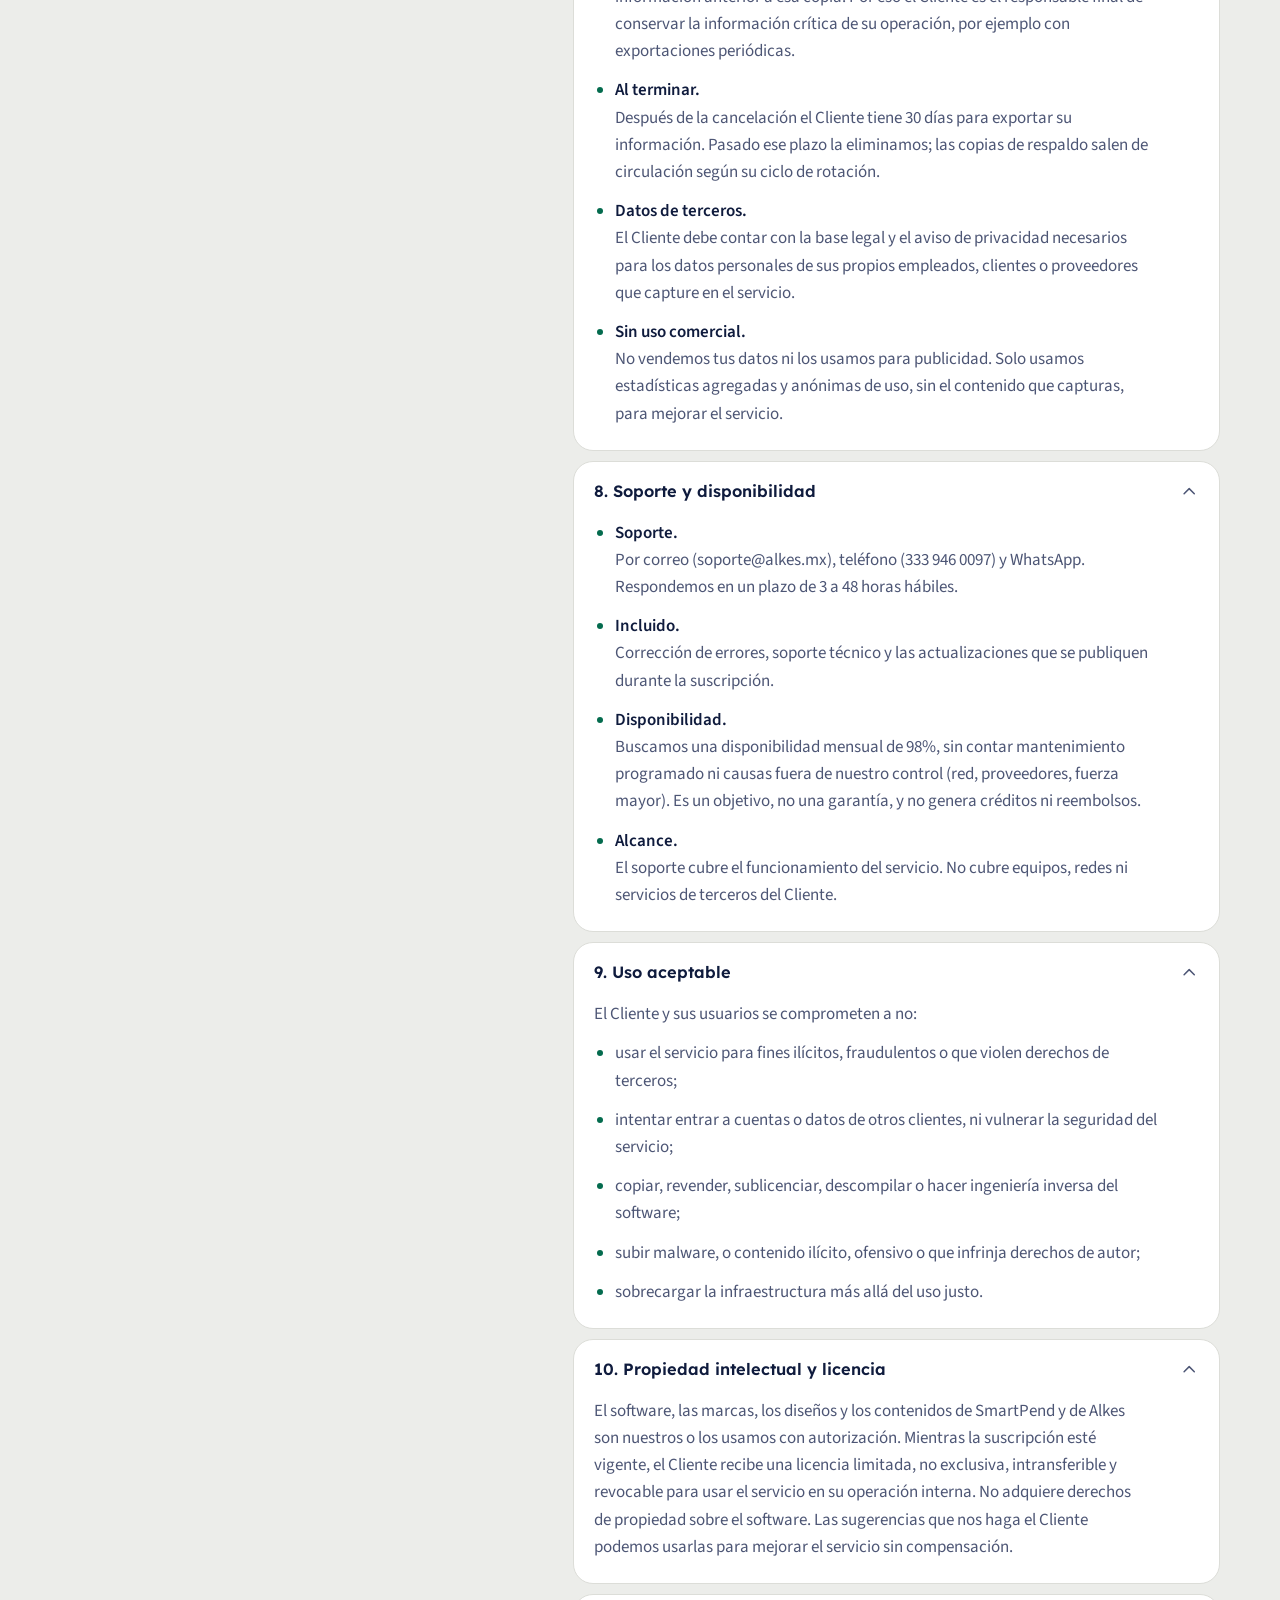
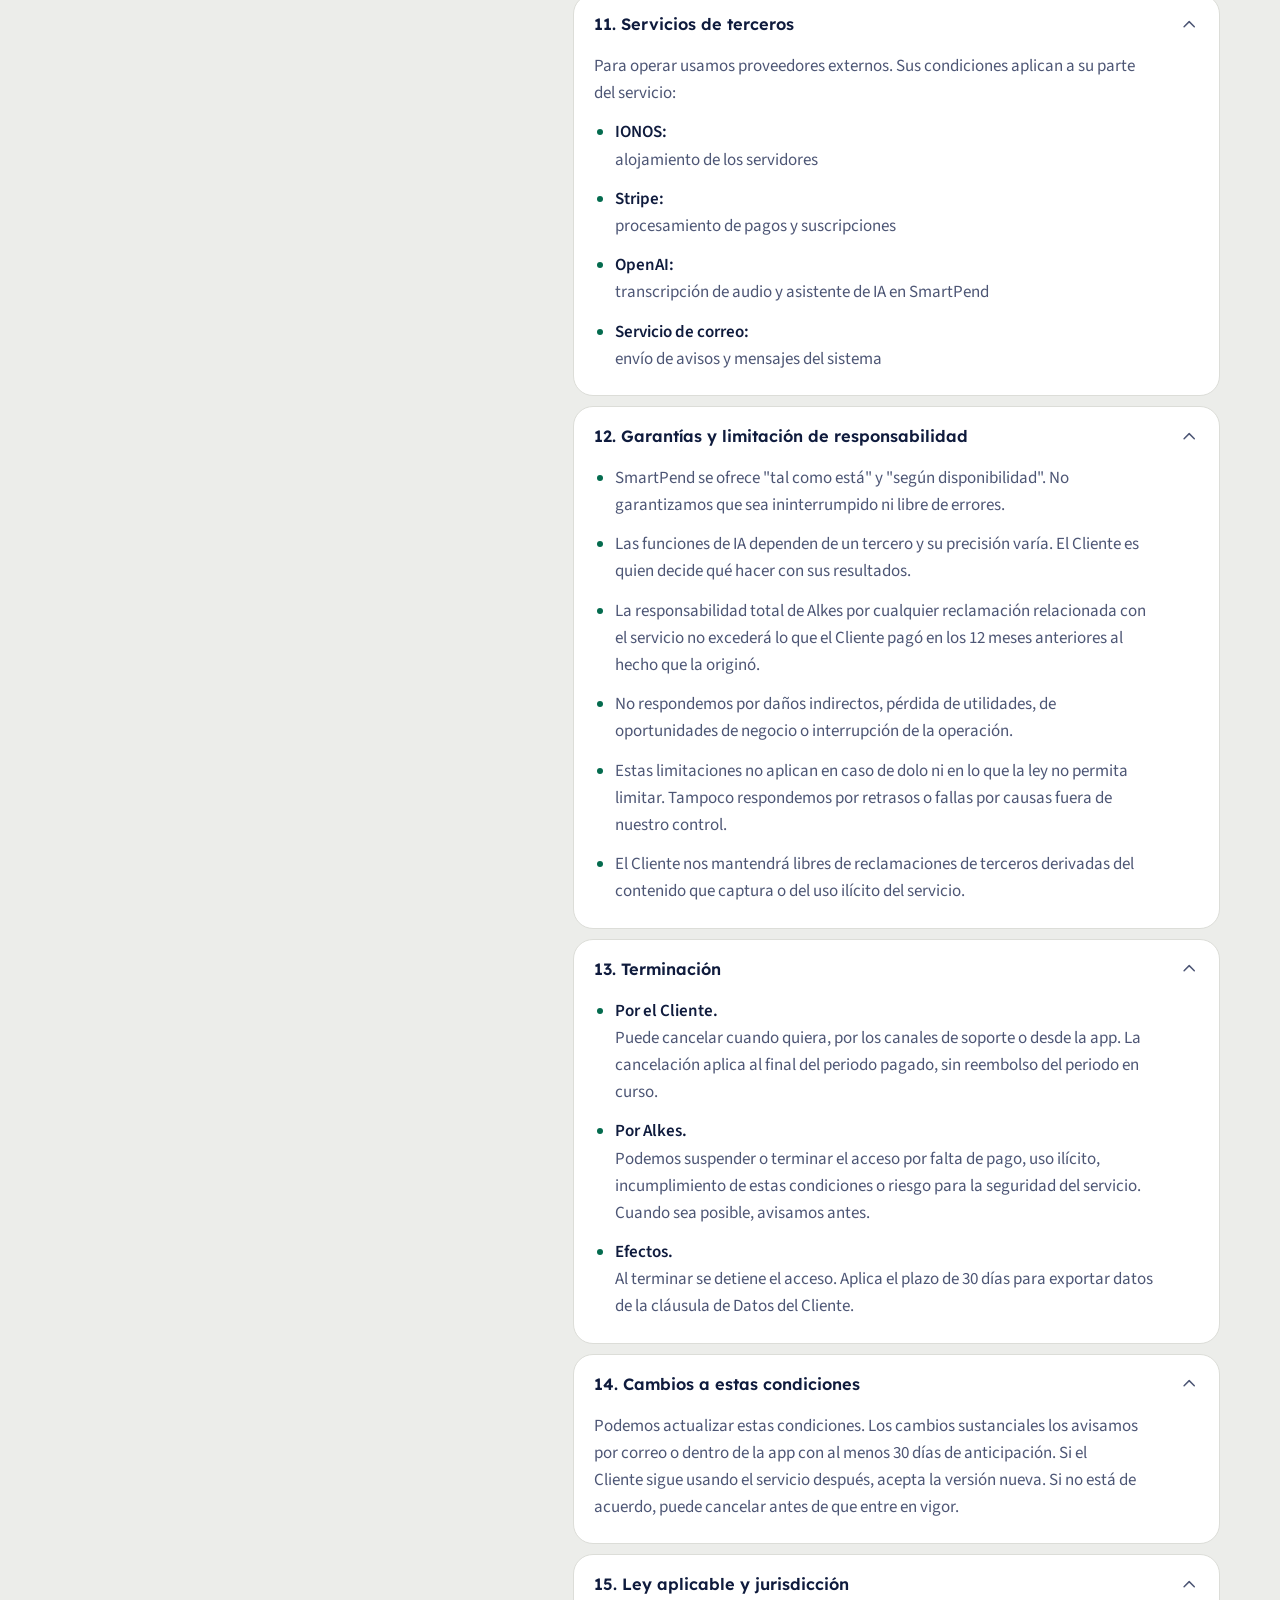
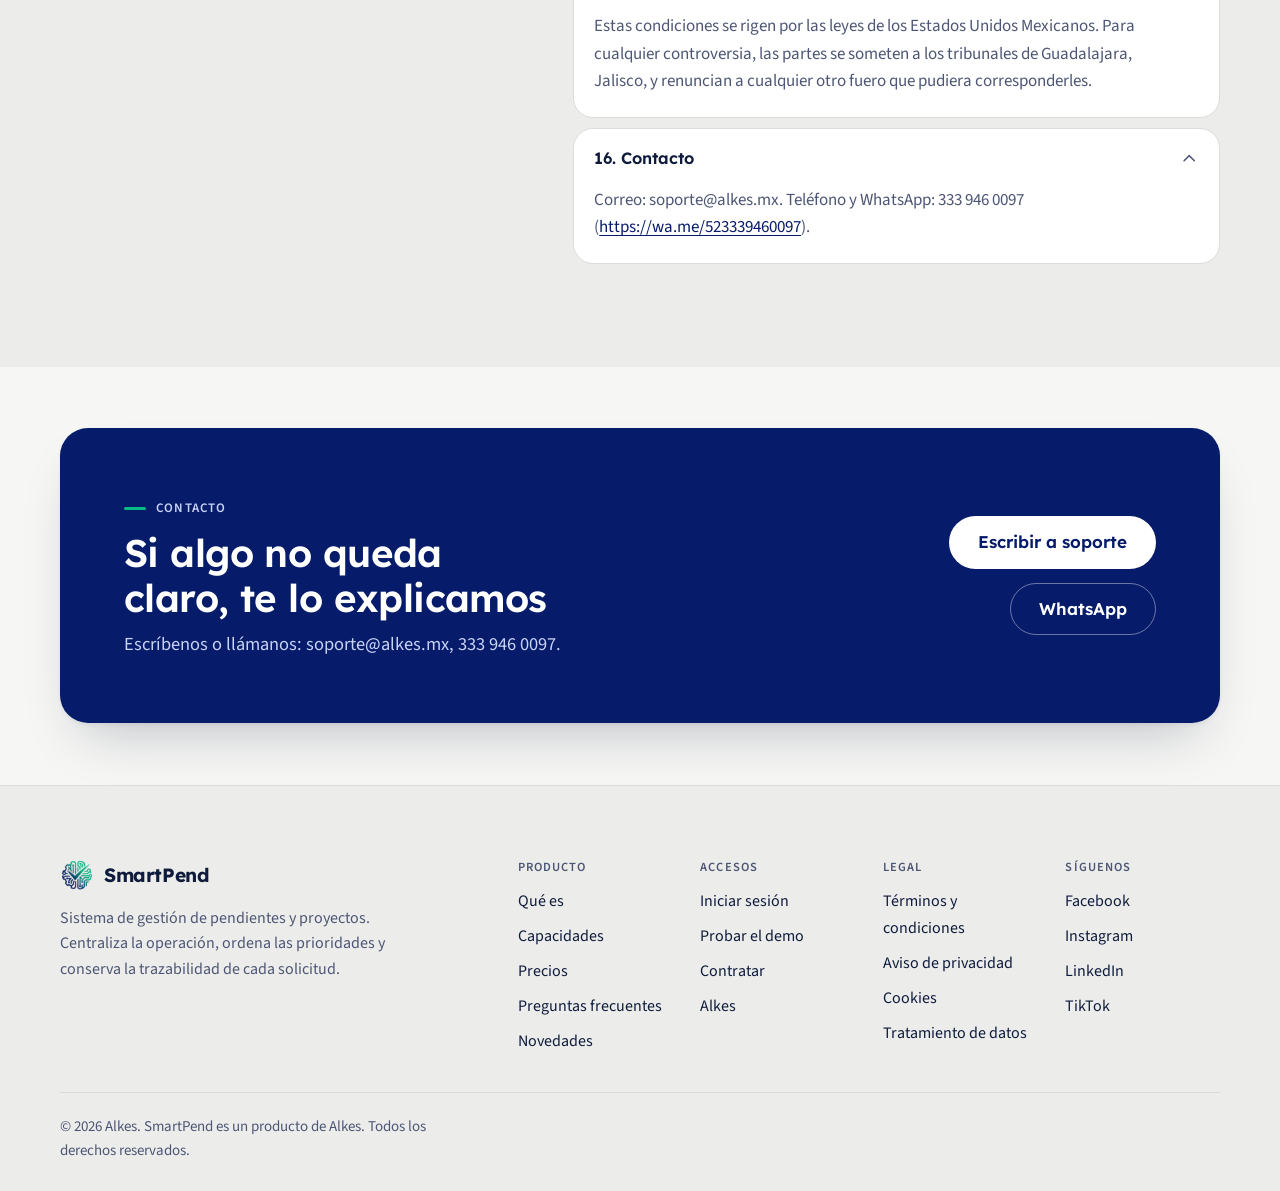
<file: terminos/index.html>
<!doctype html>
<html lang="es" class="no-js">
<head>
<meta charset="utf-8">
<meta name="viewport" content="width=device-width, initial-scale=1, viewport-fit=cover">
<title>Términos y condiciones de SmartPend | SmartPend</title>
<meta name="description" content="Términos y condiciones de uso, pago y uso justo de SmartPend, un servicio de Alkes.">
<meta name="author" content="Alkes">
<meta name="theme-color" content="#061c6b">
<link rel="canonical" href="https://smartpend.alkes.mx/terminos/">
<link rel="icon" href="/assets/img/favicon.ico" type="image/x-icon">
<link rel="apple-touch-icon" href="/assets/img/apple-touch-icon.png">
<link rel="preload" href="/assets/fonts/lexend-latin.woff2" as="font" type="font/woff2" crossorigin>
<link rel="preload" href="/assets/fonts/source-sans-3-latin.woff2" as="font" type="font/woff2" crossorigin>
<link rel="stylesheet" href="/assets/css/smartpend.css">
<link rel="stylesheet" href="/assets/css/legal.css">
<script>
(function () {
    var r = document.documentElement;
    r.className = r.className.replace('no-js', 'js');
    try {
        var t = localStorage.getItem('tema');
        if (t === 'dark' || t === 'light') { r.setAttribute('data-theme', t); }
    } catch (e) {}
})();
</script>
</head>
<body>
<a class="skip" href="#main">Saltar al contenido</a>
<header class="nav" id="nav">
    <div class="container nav__in">
        <a class="brand" href="/#inicio"><img class="logo logo--claro" src="/assets/img/logo.png" alt="" width="34" height="34"><img class="logo logo--oscuro" src="/assets/img/logo-blanco.png" alt="" width="34" height="34"><span>SmartPend</span></a>
        <a class="brand__by" href="https://alkes.mx">por <strong>Alkes</strong></a>
        <nav class="nav__links" aria-label="Secciones">
            <a class="nav__link" href="/#producto">Producto</a>
            <a class="nav__link" href="/#capacidades">Capacidades</a>
            <a class="nav__link" href="/#precios">Precios</a>
            <a class="nav__link" href="/#preguntas">Preguntas</a>
            <a class="nav__link" href="/#novedades">Novedades</a>
            <a class="nav__link" href="/#contacto">Contacto</a>
        </nav>
        <div class="nav__actions">
            <button class="theme-toggle" type="button" data-theme-toggle aria-label="Cambiar tema"><svg class="i-moon" viewBox="0 0 24 24" fill="none" stroke="currentColor" stroke-width="1.75" stroke-linecap="round" stroke-linejoin="round" aria-hidden="true" focusable="false"><path d="M21 12.8A9 9 0 1 1 11.2 3a7 7 0 0 0 9.8 9.8Z"/></svg><svg class="i-sun" viewBox="0 0 24 24" fill="none" stroke="currentColor" stroke-width="1.75" stroke-linecap="round" stroke-linejoin="round" aria-hidden="true" focusable="false"><circle cx="12" cy="12" r="4"/><path d="M12 2v2M12 20v2M4.9 4.9l1.4 1.4M17.7 17.7l1.4 1.4M2 12h2M20 12h2M4.9 19.1l1.4-1.4M17.7 6.3l1.4-1.4"/></svg><span class="theme-toggle__label"></span></button>            <a class="btn btn--line btn--sm" href="https://app.smartpend.alkes.mx">Iniciar sesión</a>
            <a class="btn btn--primary btn--sm" href="/#precios">Ver precios</a>
        </div>
        <button class="nav__burger" type="button" id="navToggle" aria-expanded="false" aria-controls="navPanel" aria-label="Abrir menú">
            <svg class="i-menu" viewBox="0 0 24 24" fill="none" stroke="currentColor" stroke-width="1.75" stroke-linecap="round" stroke-linejoin="round" aria-hidden="true" focusable="false"><path d="M4 7h16M4 12h16M4 17h16"/></svg><svg class="i-close" viewBox="0 0 24 24" fill="none" stroke="currentColor" stroke-width="1.75" stroke-linecap="round" stroke-linejoin="round" aria-hidden="true" focusable="false"><path d="M18 6 6 18M6 6l12 12"/></svg>        </button>
    </div>
    <div class="nav__panel container" id="navPanel">
        <a class="nav__link" href="/#producto">Producto</a>
        <a class="nav__link" href="/#capacidades">Capacidades</a>
        <a class="nav__link" href="/#precios">Precios</a>
        <a class="nav__link" href="/#preguntas">Preguntas</a>
        <a class="nav__link" href="/#novedades">Novedades</a>
        <a class="nav__link" href="/#contacto">Contacto</a>
        <a class="nav__link" href="/#ecosistema">Ecosistema Alkes</a>
        <div class="nav__panel-actions">
            <button class="theme-toggle" type="button" data-theme-toggle aria-label="Cambiar tema"><svg class="i-moon" viewBox="0 0 24 24" fill="none" stroke="currentColor" stroke-width="1.75" stroke-linecap="round" stroke-linejoin="round" aria-hidden="true" focusable="false"><path d="M21 12.8A9 9 0 1 1 11.2 3a7 7 0 0 0 9.8 9.8Z"/></svg><svg class="i-sun" viewBox="0 0 24 24" fill="none" stroke="currentColor" stroke-width="1.75" stroke-linecap="round" stroke-linejoin="round" aria-hidden="true" focusable="false"><circle cx="12" cy="12" r="4"/><path d="M12 2v2M12 20v2M4.9 4.9l1.4 1.4M17.7 17.7l1.4 1.4M2 12h2M20 12h2M4.9 19.1l1.4-1.4M17.7 6.3l1.4-1.4"/></svg><span class="theme-toggle__label"></span></button>            <a class="btn btn--line" href="https://app.smartpend.alkes.mx">Iniciar sesión</a>
            <a class="btn btn--primary" href="/#precios">Ver precios</a>
        </div>
    </div>
</header>
<main id="main">
<section class="section section--tight">
    <div class="container">
        <header class="head" data-reveal>
            <p class="eyebrow">Legal</p>
            <h1>Términos y condiciones de SmartPend</h1>
            <p class="lede">SmartPend es un servicio de Alkes. Última actualización: 15 de octubre de 2026</p>
            
            <div class="row legal__row">
                <a class="btn btn--line" href="/privacidad/">Aviso de privacidad</a>
                <a class="link" href="/cookies/">Aviso de cookies<svg viewBox="0 0 24 24" fill="none" stroke="currentColor" stroke-width="1.75" stroke-linecap="round" stroke-linejoin="round" aria-hidden="true" focusable="false"><path d="M5 12h14M13 6l6 6-6 6"/></svg></a>
            </div>
        </header>
    </div>
</section>
<section class="section section--sunken">
    <div class="container">
        <div class="faq">
            <div class="faq__intro" data-reveal>
                <p class="eyebrow">Contenido</p>
                <h2>16 apartados</h2>
                <p class="muted">Puedes cerrar los que no necesites. Si tienes una duda, escribe a <a href="mailto:soporte@alkes.mx">soporte@alkes.mx</a>.</p>
            </div>
            <div class="faq__list" data-reveal>
                <details class="disc" open>
                    <summary class="disc__sum"><span class="disc__t">1. Quién contrata y aceptación</span><svg class="disc__chev" viewBox="0 0 24 24" fill="none" stroke="currentColor" stroke-width="1.75" stroke-linecap="round" stroke-linejoin="round" aria-hidden="true" focusable="false"><path d="m6 9 6 6 6-6"/></svg></summary>
                    <div class="disc__body"><p>Estas condiciones regulan el uso de SmartPend (<a href="https://smartpend.alkes.mx">https://smartpend.alkes.mx</a>) entre Alkes, software y soluciones TI, con domicilio en Guadalajara, Jalisco, México, y la persona física con actividad empresarial o la persona moral que lo contrata (el <strong>Cliente</strong>). SmartPend es para uso empresarial o profesional, no para consumo personal.</p>
<p>Al crear una cuenta, contratar o usar el servicio, el Cliente y las personas que lo usan aceptan estas condiciones, el <a href="/privacidad/">Aviso de privacidad</a> y el <a href="/encargo-de-datos/">Acuerdo de tratamiento de datos</a>. Quien acepta a nombre de una organización declara tener facultades para hacerlo.</p></div>
                </details>
                <details class="disc" open>
                    <summary class="disc__sum"><span class="disc__t">2. El servicio</span><svg class="disc__chev" viewBox="0 0 24 24" fill="none" stroke="currentColor" stroke-width="1.75" stroke-linecap="round" stroke-linejoin="round" aria-hidden="true" focusable="false"><path d="m6 9 6 6 6-6"/></svg></summary>
                    <div class="disc__body"><p>SmartPend es un sistema para registrar y dar seguimiento a pendientes y proyectos: cada solicitud tiene folio, responsable, estado e historial, y quien reporta puede consultar su folio sin llamar.</p>
<p><strong>Incluye:</strong></p>
<ul><li>Pendientes y proyectos con folio, asignación, estados, etiquetas, seguidores y avisos.</li><li>Formularios públicos para que tus clientes reporten sin cuenta.</li><li>Dictado por voz y asistente de IA para crear y proponer pendientes.</li><li>Reportes exportables, soporte, mantenimiento y actualizaciones.</li></ul>
<p>Se usa desde el navegador. No hay nada que instalar en servidores propios.</p></div>
                </details>
                <details class="disc" open>
                    <summary class="disc__sum"><span class="disc__t">3. Cuentas, usuarios y cupo</span><svg class="disc__chev" viewBox="0 0 24 24" fill="none" stroke="currentColor" stroke-width="1.75" stroke-linecap="round" stroke-linejoin="round" aria-hidden="true" focusable="false"><path d="m6 9 6 6 6-6"/></svg></summary>
                    <div class="disc__body"><ul><li><strong>Usuario</strong> es la persona con una cuenta activa en SmartPend. Cada usuario con cuenta activa cuenta para el cupo, sin importar su rol.</li><li>Cada cuenta es personal e intransferible. No se comparten contraseñas ni NIP.</li><li>El administrador del Cliente da de alta y de baja a los usuarios, asigna roles y permisos, y responde por su equipo y por lo que se captura en sus cuentas.</li><li>El Cliente contrata un <strong>cupo</strong> de usuarios. Mientras haya lugares libres, puede activar usuarios sin costo adicional. Si necesita más lugares, el sistema muestra el cargo antes de confirmar.</li><li>Quien administra la cuenta debe avisarnos de inmediato si sospecha un acceso no autorizado.</li></ul></div>
                </details>
                <details class="disc" open>
                    <summary class="disc__sum"><span class="disc__t">4. Precio y pago</span><svg class="disc__chev" viewBox="0 0 24 24" fill="none" stroke="currentColor" stroke-width="1.75" stroke-linecap="round" stroke-linejoin="round" aria-hidden="true" focusable="false"><path d="m6 9 6 6 6-6"/></svg></summary>
                    <div class="disc__body"><p><strong>Precio por usuario.</strong> Se cobra por cada usuario con cuenta activa y baja con cada usuario que se suma: el descuento es de 1% por cada usuario adicional al primero, y llega a su máximo de 50% arriba de 50 usuarios. El descuento aplica al precio de todos los usuarios, no solo de los nuevos. La fórmula vigente y una calculadora están en la sección Precios de <a href="https://smartpend.alkes.mx/#precios">https://smartpend.alkes.mx/#precios</a>. Los precios están en pesos mexicanos e incluyen el IVA.</p>
<ul><li><strong>Mensual o anual.</strong> El pago es por adelantado. En el plan anual solo se pagan 10 meses, y los otros 2 son gratis. La suscripción se renueva sola al final de cada periodo, con el medio de pago registrado en Stripe, hasta que el Cliente la cancele.</li><li><strong>Altas a mitad del periodo.</strong> Al aumentar los usuarios contratados se cobra al momento la parte proporcional hasta la próxima renovación, y desde la siguiente factura el precio por usuario se recalcula con el nuevo total. Si el cobro falla, el aumento no se aplica.</li><li><strong>Bajas.</strong> Desactivar un usuario libera su lugar, que puede reasignarse sin costo dentro del periodo, pero no cambia el cobro. Para pagar menos, el administrador reduce los usuarios contratados en Configuración: la reducción rige desde la siguiente renovación y no hay reembolso a mitad del periodo.</li><li><strong>Cambios de precio.</strong> Los avisamos con al menos 30 días y aplican desde la siguiente renovación. Si el Cliente no está de acuerdo, puede cancelar antes.</li><li><strong>Falta de pago.</strong> Se reintenta el cobro. Tras 5 días de gracia se suspende el acceso. Si el pago no se regulariza, la cuenta puede cancelarse y los datos eliminarse con un aviso previo de 15 días.</li><li><strong>Reembolsos.</strong> Hay un demo público para evaluar el servicio antes de contratar. Una vez habilitado el acceso y comenzado el periodo, no hay reembolsos. La única excepción es una falla crítica y generalizada que impida usar el servicio por completo y que no se resuelva en 9 días.</li><li><strong>Facturación.</strong> El Cliente pide su factura (CFDI) escribiendo a facturacion@alkes.mx con sus datos fiscales y el comprobante de pago, y Alkes la emite. Los pagos se procesan con Stripe; Alkes no guarda los datos completos de tu tarjeta.</li></ul></div>
                </details>
                <details class="disc" open>
                    <summary class="disc__sum"><span class="disc__t">5. Uso justo</span><svg class="disc__chev" viewBox="0 0 24 24" fill="none" stroke="currentColor" stroke-width="1.75" stroke-linecap="round" stroke-linejoin="round" aria-hidden="true" focusable="false"><path d="m6 9 6 6 6-6"/></svg></summary>
                    <div class="disc__body"><p>Todo el servicio está incluido en el precio por usuario, sin planes ni módulos de pago. Para que siga siendo sostenible para todos, se aplica este uso justo:</p>
<ul><li><strong>Registros y documentos:</strong> sin tope fijo.</li><li><strong>Almacenamiento de archivos:</strong> 1 GB por usuario, sumados para toda la empresa. Cuentan los archivos adjuntos y las fotos, no los registros de texto.</li><li><strong>Dictado y asistente de IA:</strong> uso razonable para el trabajo normal de cada usuario. Si el consumo de un Cliente rebasa de forma sostenida y muy por encima lo habitual, lo avisamos y podemos proponer un paquete adicional. Podemos limitar la duración o la frecuencia de dictados que excedan un uso normal.</li><li><strong>Envío de documentos por correo:</strong> los pendientes, proyectos y fichas de clientes que el Cliente envía desde el sistema salen por el servicio de correo de Alkes, que es compartido entre todos los clientes. Para proteger que los correos de todos lleguen a su destino, ese servicio tiene un uso justo: el sistema limita la rapidez de los envíos, avisa cuándo se puede volver a enviar y no puede usarse para envíos masivos, publicidad ni correo no solicitado. Si el Cliente necesita enviar sin esa limitación, o desde su propio dominio, puede configurar el servidor de correo de su organización en Configuración; con él no aplica este uso justo.</li><li><strong>Automatizaciones masivas:</strong> no está permitido generar registros o consultas de forma masiva o automática que degraden el servicio para otros clientes. Podemos limitar la velocidad de importaciones y operaciones masivas.</li><li><strong>Qué pasa al rebasarlo:</strong> avisamos al llegar al 80%. No cortamos el servicio por rebasar un límite. Si el uso sigue por encima de lo razonable, conversamos contigo y, cuando aplique, ofrecemos un paquete adicional con precio publicado.</li></ul></div>
                </details>
                <details class="disc" open>
                    <summary class="disc__sum"><span class="disc__t">6. Condiciones particulares de SmartPend</span><svg class="disc__chev" viewBox="0 0 24 24" fill="none" stroke="currentColor" stroke-width="1.75" stroke-linecap="round" stroke-linejoin="round" aria-hidden="true" focusable="false"><path d="m6 9 6 6 6-6"/></svg></summary>
                    <div class="disc__body"><p><strong>Inteligencia artificial.</strong> El dictado y el asistente usan servicios de OpenAI: el audio o el texto que dictas se envía para transcribirlo o analizarlo. Las respuestas pueden tener errores, y el Cliente debe revisarlas antes de confiar en ellas. No dictes ni captures datos sensibles que no necesites. Alkes no usa tu contenido para entrenar modelos.</p>
<p><strong>Formularios públicos y consulta de folio.</strong> El Cliente decide si publica un formulario y qué campos pide. Los datos que escriben quienes reportan son datos del Cliente. El Cliente debe poner en su formulario su propio aviso de privacidad, y no pedir datos sensibles ni escribir información confidencial en campos que se consulten con el folio.</p>
<p><strong>Adjuntos.</strong> Los archivos que se suben cuentan para el almacenamiento. El Cliente garantiza que tiene derecho a subirlos.</p></div>
                </details>
                <details class="disc" open>
                    <summary class="disc__sum"><span class="disc__t">7. Datos del Cliente</span><svg class="disc__chev" viewBox="0 0 24 24" fill="none" stroke="currentColor" stroke-width="1.75" stroke-linecap="round" stroke-linejoin="round" aria-hidden="true" focusable="false"><path d="m6 9 6 6 6-6"/></svg></summary>
                    <div class="disc__body"><ul><li><strong>Son del Cliente.</strong> La información que el Cliente captura en el servicio le pertenece. Alkes la trata solo para prestar el servicio y actúa como encargado, según el Acuerdo de tratamiento de datos.</li><li><strong>Exportación.</strong> El Cliente puede exportar su información en cualquier momento que lo desee, desde reportes hasta tablas de datos.</li><li><strong>Respaldos.</strong> Hacemos una copia de seguridad cada día de la base de datos y de los archivos, y conservamos una sola: la más reciente. No es posible recuperar información anterior a esa copia. Por eso el Cliente es el responsable final de conservar la información crítica de su operación, por ejemplo con exportaciones periódicas.</li><li><strong>Al terminar.</strong> Después de la cancelación el Cliente tiene 30 días para exportar su información. Pasado ese plazo la eliminamos; las copias de respaldo salen de circulación según su ciclo de rotación.</li><li><strong>Datos de terceros.</strong> El Cliente debe contar con la base legal y el aviso de privacidad necesarios para los datos personales de sus propios empleados, clientes o proveedores que capture en el servicio.</li><li><strong>Sin uso comercial.</strong> No vendemos tus datos ni los usamos para publicidad. Solo usamos estadísticas agregadas y anónimas de uso, sin el contenido que capturas, para mejorar el servicio.</li></ul></div>
                </details>
                <details class="disc" open>
                    <summary class="disc__sum"><span class="disc__t">8. Soporte y disponibilidad</span><svg class="disc__chev" viewBox="0 0 24 24" fill="none" stroke="currentColor" stroke-width="1.75" stroke-linecap="round" stroke-linejoin="round" aria-hidden="true" focusable="false"><path d="m6 9 6 6 6-6"/></svg></summary>
                    <div class="disc__body"><ul><li><strong>Soporte.</strong> Por correo (soporte@alkes.mx), teléfono (333 946 0097) y WhatsApp. Respondemos en un plazo de 3 a 48 horas hábiles.</li><li><strong>Incluido.</strong> Corrección de errores, soporte técnico y las actualizaciones que se publiquen durante la suscripción.</li><li><strong>Disponibilidad.</strong> Buscamos una disponibilidad mensual de 98%, sin contar mantenimiento programado ni causas fuera de nuestro control (red, proveedores, fuerza mayor). Es un objetivo, no una garantía, y no genera créditos ni reembolsos.</li><li><strong>Alcance.</strong> El soporte cubre el funcionamiento del servicio. No cubre equipos, redes ni servicios de terceros del Cliente.</li></ul></div>
                </details>
                <details class="disc" open>
                    <summary class="disc__sum"><span class="disc__t">9. Uso aceptable</span><svg class="disc__chev" viewBox="0 0 24 24" fill="none" stroke="currentColor" stroke-width="1.75" stroke-linecap="round" stroke-linejoin="round" aria-hidden="true" focusable="false"><path d="m6 9 6 6 6-6"/></svg></summary>
                    <div class="disc__body"><p>El Cliente y sus usuarios se comprometen a no:</p>
<ul><li>usar el servicio para fines ilícitos, fraudulentos o que violen derechos de terceros;</li><li>intentar entrar a cuentas o datos de otros clientes, ni vulnerar la seguridad del servicio;</li><li>copiar, revender, sublicenciar, descompilar o hacer ingeniería inversa del software;</li><li>subir malware, o contenido ilícito, ofensivo o que infrinja derechos de autor;</li><li>sobrecargar la infraestructura más allá del uso justo.</li></ul></div>
                </details>
                <details class="disc" open>
                    <summary class="disc__sum"><span class="disc__t">10. Propiedad intelectual y licencia</span><svg class="disc__chev" viewBox="0 0 24 24" fill="none" stroke="currentColor" stroke-width="1.75" stroke-linecap="round" stroke-linejoin="round" aria-hidden="true" focusable="false"><path d="m6 9 6 6 6-6"/></svg></summary>
                    <div class="disc__body"><p>El software, las marcas, los diseños y los contenidos de SmartPend y de Alkes son nuestros o los usamos con autorización. Mientras la suscripción esté vigente, el Cliente recibe una licencia limitada, no exclusiva, intransferible y revocable para usar el servicio en su operación interna. No adquiere derechos de propiedad sobre el software. Las sugerencias que nos haga el Cliente podemos usarlas para mejorar el servicio sin compensación.</p></div>
                </details>
                <details class="disc" open>
                    <summary class="disc__sum"><span class="disc__t">11. Servicios de terceros</span><svg class="disc__chev" viewBox="0 0 24 24" fill="none" stroke="currentColor" stroke-width="1.75" stroke-linecap="round" stroke-linejoin="round" aria-hidden="true" focusable="false"><path d="m6 9 6 6 6-6"/></svg></summary>
                    <div class="disc__body"><p>Para operar usamos proveedores externos. Sus condiciones aplican a su parte del servicio:</p>
<ul><li><strong>IONOS:</strong> alojamiento de los servidores</li><li><strong>Stripe:</strong> procesamiento de pagos y suscripciones</li><li><strong>OpenAI:</strong> transcripción de audio y asistente de IA en SmartPend</li><li><strong>Servicio de correo:</strong> envío de avisos y mensajes del sistema</li></ul></div>
                </details>
                <details class="disc" open>
                    <summary class="disc__sum"><span class="disc__t">12. Garantías y limitación de responsabilidad</span><svg class="disc__chev" viewBox="0 0 24 24" fill="none" stroke="currentColor" stroke-width="1.75" stroke-linecap="round" stroke-linejoin="round" aria-hidden="true" focusable="false"><path d="m6 9 6 6 6-6"/></svg></summary>
                    <div class="disc__body"><ul><li>SmartPend se ofrece "tal como está" y "según disponibilidad". No garantizamos que sea ininterrumpido ni libre de errores.</li><li>Las funciones de IA dependen de un tercero y su precisión varía. El Cliente es quien decide qué hacer con sus resultados.</li><li>La responsabilidad total de Alkes por cualquier reclamación relacionada con el servicio no excederá lo que el Cliente pagó en los 12 meses anteriores al hecho que la originó.</li><li>No respondemos por daños indirectos, pérdida de utilidades, de oportunidades de negocio o interrupción de la operación.</li><li>Estas limitaciones no aplican en caso de dolo ni en lo que la ley no permita limitar. Tampoco respondemos por retrasos o fallas por causas fuera de nuestro control.</li><li>El Cliente nos mantendrá libres de reclamaciones de terceros derivadas del contenido que captura o del uso ilícito del servicio.</li></ul></div>
                </details>
                <details class="disc" open>
                    <summary class="disc__sum"><span class="disc__t">13. Terminación</span><svg class="disc__chev" viewBox="0 0 24 24" fill="none" stroke="currentColor" stroke-width="1.75" stroke-linecap="round" stroke-linejoin="round" aria-hidden="true" focusable="false"><path d="m6 9 6 6 6-6"/></svg></summary>
                    <div class="disc__body"><ul><li><strong>Por el Cliente.</strong> Puede cancelar cuando quiera, por los canales de soporte o desde la app. La cancelación aplica al final del periodo pagado, sin reembolso del periodo en curso.</li><li><strong>Por Alkes.</strong> Podemos suspender o terminar el acceso por falta de pago, uso ilícito, incumplimiento de estas condiciones o riesgo para la seguridad del servicio. Cuando sea posible, avisamos antes.</li><li><strong>Efectos.</strong> Al terminar se detiene el acceso. Aplica el plazo de 30 días para exportar datos de la cláusula de Datos del Cliente.</li></ul></div>
                </details>
                <details class="disc" open>
                    <summary class="disc__sum"><span class="disc__t">14. Cambios a estas condiciones</span><svg class="disc__chev" viewBox="0 0 24 24" fill="none" stroke="currentColor" stroke-width="1.75" stroke-linecap="round" stroke-linejoin="round" aria-hidden="true" focusable="false"><path d="m6 9 6 6 6-6"/></svg></summary>
                    <div class="disc__body"><p>Podemos actualizar estas condiciones. Los cambios sustanciales los avisamos por correo o dentro de la app con al menos 30 días de anticipación. Si el Cliente sigue usando el servicio después, acepta la versión nueva. Si no está de acuerdo, puede cancelar antes de que entre en vigor.</p></div>
                </details>
                <details class="disc" open>
                    <summary class="disc__sum"><span class="disc__t">15. Ley aplicable y jurisdicción</span><svg class="disc__chev" viewBox="0 0 24 24" fill="none" stroke="currentColor" stroke-width="1.75" stroke-linecap="round" stroke-linejoin="round" aria-hidden="true" focusable="false"><path d="m6 9 6 6 6-6"/></svg></summary>
                    <div class="disc__body"><p>Estas condiciones se rigen por las leyes de los Estados Unidos Mexicanos. Para cualquier controversia, las partes se someten a los tribunales de Guadalajara, Jalisco, y renuncian a cualquier otro fuero que pudiera corresponderles.</p></div>
                </details>
                <details class="disc" open>
                    <summary class="disc__sum"><span class="disc__t">16. Contacto</span><svg class="disc__chev" viewBox="0 0 24 24" fill="none" stroke="currentColor" stroke-width="1.75" stroke-linecap="round" stroke-linejoin="round" aria-hidden="true" focusable="false"><path d="m6 9 6 6 6-6"/></svg></summary>
                    <div class="disc__body"><p>Correo: soporte@alkes.mx. Teléfono y WhatsApp: 333 946 0097 (<a href="https://wa.me/523339460097">https://wa.me/523339460097</a>).</p></div>
                </details>
            </div>
        </div>
    </div>
</section>
<section class="section section--tight">
    <div class="container">
        <div class="cta" data-reveal>
            <div>
                <p class="eyebrow">Contacto</p>
                <h2>Si algo no queda claro, te lo explicamos</h2>
                <p class="lede">Escríbenos o llámanos: soporte@alkes.mx, 333 946 0097.</p>
            </div>
            <div class="cta__act">
                <a class="btn btn--cta btn--lg" href="mailto:soporte@alkes.mx">Escribir a soporte</a>
                <a class="btn btn--line btn--lg" href="https://wa.me/523339460097">WhatsApp</a>
            </div>
        </div>
    </div>
</section>
</main>
<footer class="footer">
    <div class="container footer__top">
        <div class="footer__brand">
            <span class="brand"><img class="logo logo--claro" src="/assets/img/logo.png" alt="" width="34" height="34"><img class="logo logo--oscuro" src="/assets/img/logo-blanco.png" alt="" width="34" height="34"><span>SmartPend</span></span>
            <p>Sistema de gestión de pendientes y proyectos. Centraliza la operación, ordena las prioridades y conserva la trazabilidad de cada solicitud.</p>
        </div>
        <div class="footer__cols">
            <div class="footer__col">
                <h2 class="footer__h">Producto</h2>
                <ul>
                    <li><a href="/#producto">Qué es</a></li>
                    <li><a href="/#capacidades">Capacidades</a></li>
                    <li><a href="/#precios">Precios</a></li>
                    <li><a href="/#preguntas">Preguntas frecuentes</a></li>
                    <li><a href="/#novedades">Novedades</a></li>
                </ul>
            </div>
            <div class="footer__col">
                <h2 class="footer__h">Accesos</h2>
                <ul>
                    <li><a href="https://app.smartpend.alkes.mx">Iniciar sesión</a></li>
                    <li><a href="https://app.smartpend.alkes.mx" data-open-demo>Probar el demo</a></li>
                    <li><a href="https://contratar.alkes.mx">Contratar</a></li>
                    <li><a href="https://alkes.mx">Alkes</a></li>
                </ul>
            </div>
            <div class="footer__col">
                <h2 class="footer__h">Legal</h2>
                <ul>
                    <li><a href="/terminos/">Términos y condiciones</a></li>
                    <li><a href="/privacidad/">Aviso de privacidad</a></li>
                    <li><a href="/cookies/">Cookies</a></li>
                    <li><a href="/encargo-de-datos/">Tratamiento de datos</a></li>
                </ul>
            </div>
            <div class="footer__col">
                <h2 class="footer__h">Síguenos</h2>
                <ul>
                                        <li><a href="https://www.facebook.com/alkes.mx" target="_blank" rel="noopener">Facebook</a></li>
                                        <li><a href="https://www.instagram.com/alkes.mx" target="_blank" rel="noopener">Instagram</a></li>
                                        <li><a href="https://www.linkedin.com/company/alkes-mx" target="_blank" rel="noopener">LinkedIn</a></li>
                                        <li><a href="https://www.tiktok.com/@alkes.mx" target="_blank" rel="noopener">TikTok</a></li>
                                    </ul>
            </div>
        </div>
    </div>
    <div class="container">
        <div class="footer__bot">
            <p>© 2026 Alkes. SmartPend es un producto de Alkes. Todos los derechos reservados.</p>
        </div>
    </div>
</footer>
<script src="/assets/js/smartpend.js" defer></script>
</body>
</html>
</file>
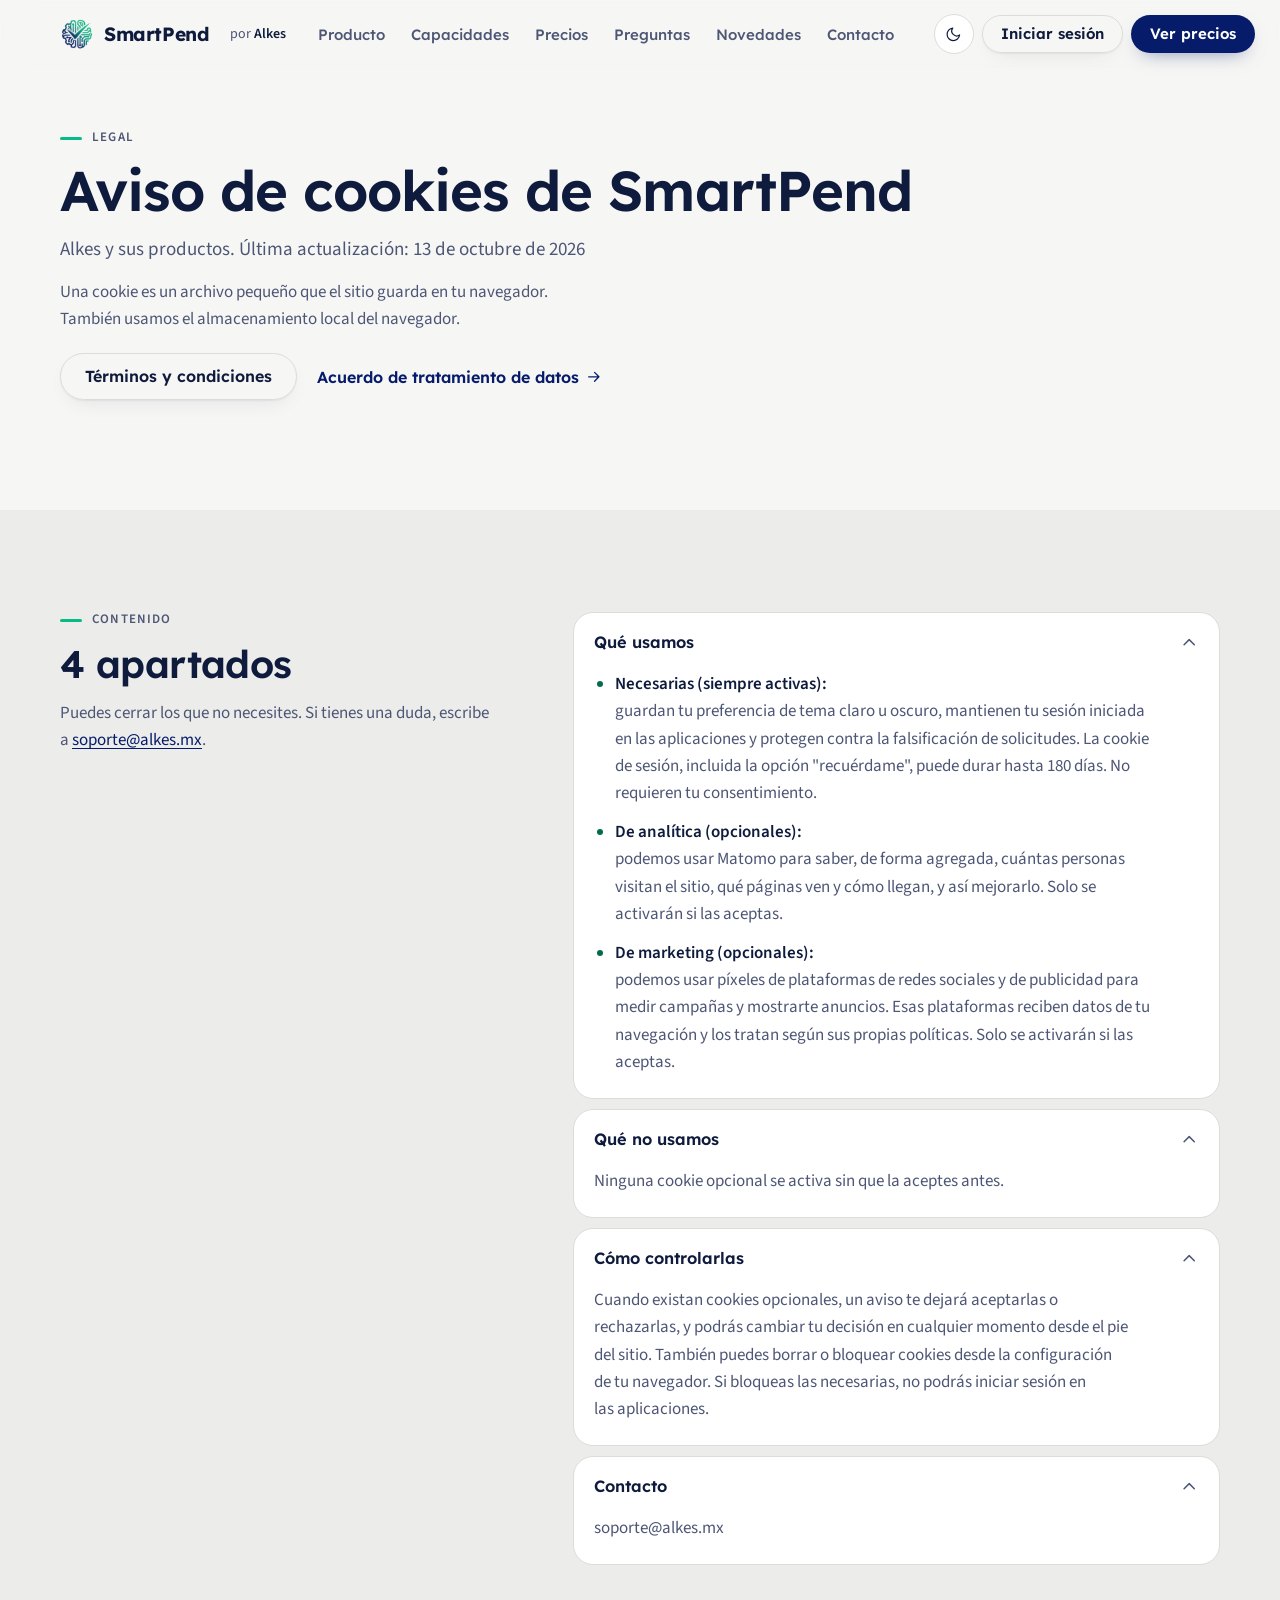
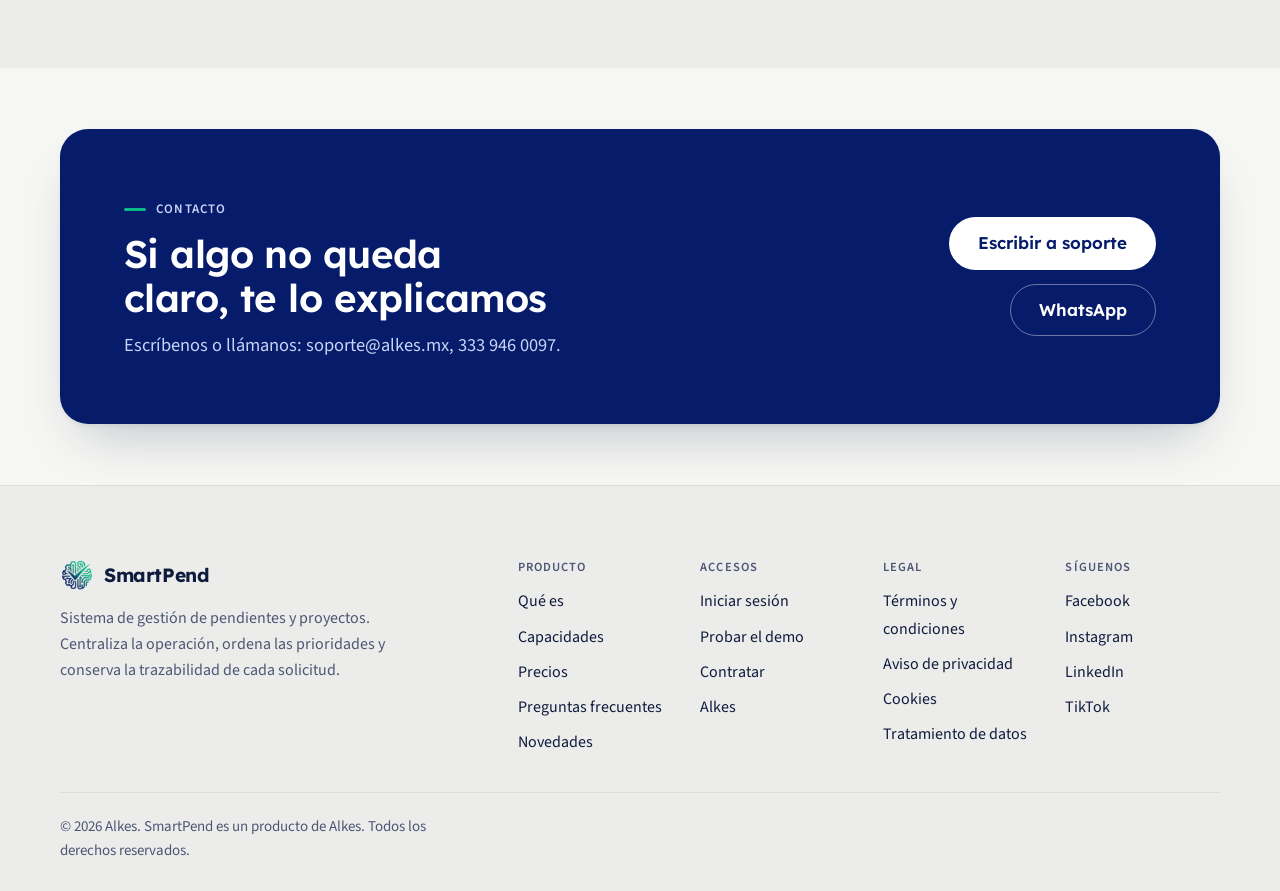
<file: cookies.html>
<!doctype html>
<html lang="es" class="no-js">
<head>
<meta charset="utf-8">
<meta name="viewport" content="width=device-width, initial-scale=1, viewport-fit=cover">
<title>Aviso de cookies de SmartPend | SmartPend</title>
<meta name="description" content="Qué cookies usa SmartPend, para qué y cómo controlarlas.">
<meta name="author" content="Alkes">
<meta name="theme-color" content="#061c6b">
<link rel="canonical" href="https://smartpend.alkes.mx/cookies.html">
<link rel="icon" href="/assets/img/favicon.ico" type="image/x-icon">
<link rel="apple-touch-icon" href="/assets/img/apple-touch-icon.png">
<link rel="preload" href="/assets/fonts/lexend-latin.woff2" as="font" type="font/woff2" crossorigin>
<link rel="preload" href="/assets/fonts/source-sans-3-latin.woff2" as="font" type="font/woff2" crossorigin>
<link rel="stylesheet" href="/assets/css/smartpend.css">
<link rel="stylesheet" href="/assets/css/legal.css">
<script>
(function () {
    var r = document.documentElement;
    r.className = r.className.replace('no-js', 'js');
    try {
        var t = localStorage.getItem('tema');
        if (t === 'dark' || t === 'light') { r.setAttribute('data-theme', t); }
    } catch (e) {}
})();
</script>
</head>
<body>
<a class="skip" href="#main">Saltar al contenido</a>
<header class="nav" id="nav">
    <div class="container nav__in">
        <a class="brand" href="/#inicio"><img class="logo logo--claro" src="/assets/img/logo.png" alt="" width="34" height="34"><img class="logo logo--oscuro" src="/assets/img/logo-blanco.png" alt="" width="34" height="34"><span>SmartPend</span></a>
        <a class="brand__by" href="https://alkes.mx">por <strong>Alkes</strong></a>
        <nav class="nav__links" aria-label="Secciones">
            <a class="nav__link" href="/#producto">Producto</a>
            <a class="nav__link" href="/#capacidades">Capacidades</a>
            <a class="nav__link" href="/#precios">Precios</a>
            <a class="nav__link" href="/#preguntas">Preguntas</a>
            <a class="nav__link" href="/#novedades">Novedades</a>
            <a class="nav__link" href="/#contacto">Contacto</a>
        </nav>
        <div class="nav__actions">
            <button class="theme-toggle" type="button" data-theme-toggle aria-label="Cambiar tema"><svg class="i-moon" viewBox="0 0 24 24" fill="none" stroke="currentColor" stroke-width="1.75" stroke-linecap="round" stroke-linejoin="round" aria-hidden="true" focusable="false"><path d="M21 12.8A9 9 0 1 1 11.2 3a7 7 0 0 0 9.8 9.8Z"/></svg><svg class="i-sun" viewBox="0 0 24 24" fill="none" stroke="currentColor" stroke-width="1.75" stroke-linecap="round" stroke-linejoin="round" aria-hidden="true" focusable="false"><circle cx="12" cy="12" r="4"/><path d="M12 2v2M12 20v2M4.9 4.9l1.4 1.4M17.7 17.7l1.4 1.4M2 12h2M20 12h2M4.9 19.1l1.4-1.4M17.7 6.3l1.4-1.4"/></svg><span class="theme-toggle__label"></span></button>            <a class="btn btn--line btn--sm" href="https://app.smartpend.alkes.mx">Iniciar sesión</a>
            <a class="btn btn--primary btn--sm" href="/#precios">Ver precios</a>
        </div>
        <button class="nav__burger" type="button" id="navToggle" aria-expanded="false" aria-controls="navPanel" aria-label="Abrir menú">
            <svg class="i-menu" viewBox="0 0 24 24" fill="none" stroke="currentColor" stroke-width="1.75" stroke-linecap="round" stroke-linejoin="round" aria-hidden="true" focusable="false"><path d="M4 7h16M4 12h16M4 17h16"/></svg><svg class="i-close" viewBox="0 0 24 24" fill="none" stroke="currentColor" stroke-width="1.75" stroke-linecap="round" stroke-linejoin="round" aria-hidden="true" focusable="false"><path d="M18 6 6 18M6 6l12 12"/></svg>        </button>
    </div>
    <div class="nav__panel container" id="navPanel">
        <a class="nav__link" href="/#producto">Producto</a>
        <a class="nav__link" href="/#capacidades">Capacidades</a>
        <a class="nav__link" href="/#precios">Precios</a>
        <a class="nav__link" href="/#preguntas">Preguntas</a>
        <a class="nav__link" href="/#novedades">Novedades</a>
        <a class="nav__link" href="/#contacto">Contacto</a>
        <a class="nav__link" href="/#ecosistema">Ecosistema Alkes</a>
        <div class="nav__panel-actions">
            <button class="theme-toggle" type="button" data-theme-toggle aria-label="Cambiar tema"><svg class="i-moon" viewBox="0 0 24 24" fill="none" stroke="currentColor" stroke-width="1.75" stroke-linecap="round" stroke-linejoin="round" aria-hidden="true" focusable="false"><path d="M21 12.8A9 9 0 1 1 11.2 3a7 7 0 0 0 9.8 9.8Z"/></svg><svg class="i-sun" viewBox="0 0 24 24" fill="none" stroke="currentColor" stroke-width="1.75" stroke-linecap="round" stroke-linejoin="round" aria-hidden="true" focusable="false"><circle cx="12" cy="12" r="4"/><path d="M12 2v2M12 20v2M4.9 4.9l1.4 1.4M17.7 17.7l1.4 1.4M2 12h2M20 12h2M4.9 19.1l1.4-1.4M17.7 6.3l1.4-1.4"/></svg><span class="theme-toggle__label"></span></button>            <a class="btn btn--line" href="https://app.smartpend.alkes.mx">Iniciar sesión</a>
            <a class="btn btn--primary" href="/#precios">Ver precios</a>
        </div>
    </div>
</header>
<main id="main">
<section class="section section--tight">
    <div class="container">
        <header class="head" data-reveal>
            <p class="eyebrow">Legal</p>
            <h1>Aviso de cookies de SmartPend</h1>
            <p class="lede">Alkes y sus productos. Última actualización: 13 de octubre de 2026</p>
            <p class="muted">Una cookie es un archivo pequeño que el sitio guarda en tu navegador. También usamos el almacenamiento local del navegador.</p>
            <div class="row legal__row">
                <a class="btn btn--line" href="/terminos.html">Términos y condiciones</a>
                <a class="link" href="/encargo-de-datos.html">Acuerdo de tratamiento de datos<svg viewBox="0 0 24 24" fill="none" stroke="currentColor" stroke-width="1.75" stroke-linecap="round" stroke-linejoin="round" aria-hidden="true" focusable="false"><path d="M5 12h14M13 6l6 6-6 6"/></svg></a>
            </div>
        </header>
    </div>
</section>
<section class="section section--sunken">
    <div class="container">
        <div class="faq">
            <div class="faq__intro" data-reveal>
                <p class="eyebrow">Contenido</p>
                <h2>4 apartados</h2>
                <p class="muted">Puedes cerrar los que no necesites. Si tienes una duda, escribe a <a href="mailto:soporte@alkes.mx">soporte@alkes.mx</a>.</p>
            </div>
            <div class="faq__list" data-reveal>
                <details class="disc" open>
                    <summary class="disc__sum"><span class="disc__t">Qué usamos</span><svg class="disc__chev" viewBox="0 0 24 24" fill="none" stroke="currentColor" stroke-width="1.75" stroke-linecap="round" stroke-linejoin="round" aria-hidden="true" focusable="false"><path d="m6 9 6 6 6-6"/></svg></summary>
                    <div class="disc__body"><ul><li><strong>Necesarias (siempre activas):</strong> guardan tu preferencia de tema claro u oscuro, mantienen tu sesión iniciada en las aplicaciones y protegen contra la falsificación de solicitudes. La cookie de sesión, incluida la opción "recuérdame", puede durar hasta 180 días. No requieren tu consentimiento.</li><li><strong>De analítica (opcionales):</strong> podemos usar Matomo para saber, de forma agregada, cuántas personas visitan el sitio, qué páginas ven y cómo llegan, y así mejorarlo. Solo se activarán si las aceptas.</li><li><strong>De marketing (opcionales):</strong> podemos usar píxeles de plataformas de redes sociales y de publicidad para medir campañas y mostrarte anuncios. Esas plataformas reciben datos de tu navegación y los tratan según sus propias políticas. Solo se activarán si las aceptas.</li></ul></div>
                </details>
                <details class="disc" open>
                    <summary class="disc__sum"><span class="disc__t">Qué no usamos</span><svg class="disc__chev" viewBox="0 0 24 24" fill="none" stroke="currentColor" stroke-width="1.75" stroke-linecap="round" stroke-linejoin="round" aria-hidden="true" focusable="false"><path d="m6 9 6 6 6-6"/></svg></summary>
                    <div class="disc__body"><p>Ninguna cookie opcional se activa sin que la aceptes antes.</p></div>
                </details>
                <details class="disc" open>
                    <summary class="disc__sum"><span class="disc__t">Cómo controlarlas</span><svg class="disc__chev" viewBox="0 0 24 24" fill="none" stroke="currentColor" stroke-width="1.75" stroke-linecap="round" stroke-linejoin="round" aria-hidden="true" focusable="false"><path d="m6 9 6 6 6-6"/></svg></summary>
                    <div class="disc__body"><p>Cuando existan cookies opcionales, un aviso te dejará aceptarlas o rechazarlas, y podrás cambiar tu decisión en cualquier momento desde el pie del sitio. También puedes borrar o bloquear cookies desde la configuración de tu navegador. Si bloqueas las necesarias, no podrás iniciar sesión en las aplicaciones.</p></div>
                </details>
                <details class="disc" open>
                    <summary class="disc__sum"><span class="disc__t">Contacto</span><svg class="disc__chev" viewBox="0 0 24 24" fill="none" stroke="currentColor" stroke-width="1.75" stroke-linecap="round" stroke-linejoin="round" aria-hidden="true" focusable="false"><path d="m6 9 6 6 6-6"/></svg></summary>
                    <div class="disc__body"><p>soporte@alkes.mx</p></div>
                </details>
            </div>
        </div>
    </div>
</section>
<section class="section section--tight">
    <div class="container">
        <div class="cta" data-reveal>
            <div>
                <p class="eyebrow">Contacto</p>
                <h2>Si algo no queda claro, te lo explicamos</h2>
                <p class="lede">Escríbenos o llámanos: soporte@alkes.mx, 333 946 0097.</p>
            </div>
            <div class="cta__act">
                <a class="btn btn--cta btn--lg" href="mailto:soporte@alkes.mx">Escribir a soporte</a>
                <a class="btn btn--line btn--lg" href="https://wa.me/523339460097">WhatsApp</a>
            </div>
        </div>
    </div>
</section>
</main>
<footer class="footer">
    <div class="container footer__top">
        <div class="footer__brand">
            <span class="brand"><img class="logo logo--claro" src="/assets/img/logo.png" alt="" width="34" height="34"><img class="logo logo--oscuro" src="/assets/img/logo-blanco.png" alt="" width="34" height="34"><span>SmartPend</span></span>
            <p>Sistema de gestión de pendientes y proyectos. Centraliza la operación, ordena las prioridades y conserva la trazabilidad de cada solicitud.</p>
        </div>
        <div class="footer__cols">
            <div class="footer__col">
                <h2 class="footer__h">Producto</h2>
                <ul>
                    <li><a href="/#producto">Qué es</a></li>
                    <li><a href="/#capacidades">Capacidades</a></li>
                    <li><a href="/#precios">Precios</a></li>
                    <li><a href="/#preguntas">Preguntas frecuentes</a></li>
                    <li><a href="/#novedades">Novedades</a></li>
                </ul>
            </div>
            <div class="footer__col">
                <h2 class="footer__h">Accesos</h2>
                <ul>
                    <li><a href="https://app.smartpend.alkes.mx">Iniciar sesión</a></li>
                    <li><a href="https://app.smartpend.alkes.mx" data-open-demo>Probar el demo</a></li>
                    <li><a href="https://contratar.alkes.mx">Contratar</a></li>
                    <li><a href="https://alkes.mx">Alkes</a></li>
                </ul>
            </div>
            <div class="footer__col">
                <h2 class="footer__h">Legal</h2>
                <ul>
                    <li><a href="/terminos.html">Términos y condiciones</a></li>
                    <li><a href="/privacidad.html">Aviso de privacidad</a></li>
                    <li><a href="/cookies.html">Cookies</a></li>
                    <li><a href="/encargo-de-datos.html">Tratamiento de datos</a></li>
                </ul>
            </div>
            <div class="footer__col">
                <h2 class="footer__h">Síguenos</h2>
                <ul>
                                        <li><a href="https://www.facebook.com/alkes.mx" target="_blank" rel="noopener">Facebook</a></li>
                                        <li><a href="https://www.instagram.com/alkes.mx" target="_blank" rel="noopener">Instagram</a></li>
                                        <li><a href="https://www.linkedin.com/company/alkes-mx" target="_blank" rel="noopener">LinkedIn</a></li>
                                        <li><a href="https://www.tiktok.com/@alkes.mx" target="_blank" rel="noopener">TikTok</a></li>
                                    </ul>
            </div>
        </div>
    </div>
    <div class="container">
        <div class="footer__bot">
            <p>© 2026 Alkes. SmartPend es un producto de Alkes. Todos los derechos reservados.</p>
        </div>
    </div>
</footer>
<script src="/assets/js/smartpend.js" defer></script>
</body>
</html>
</file>
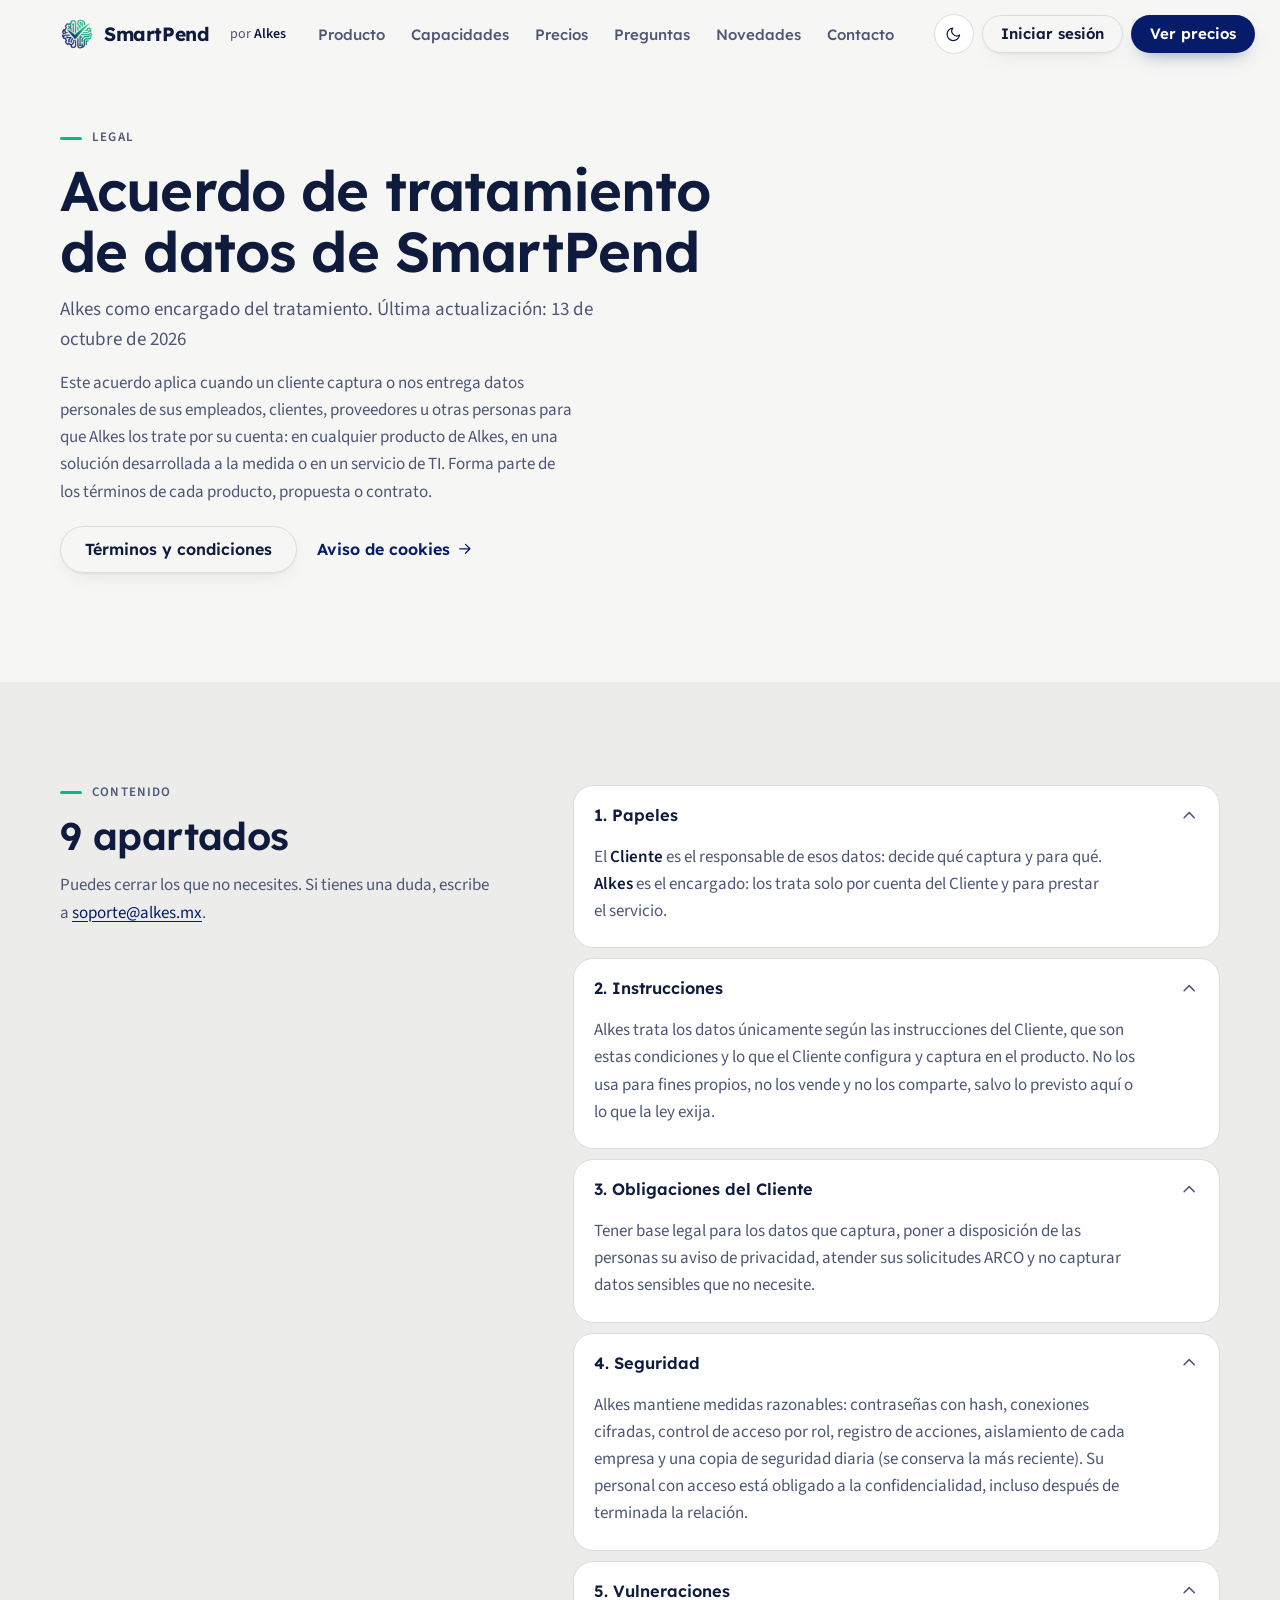
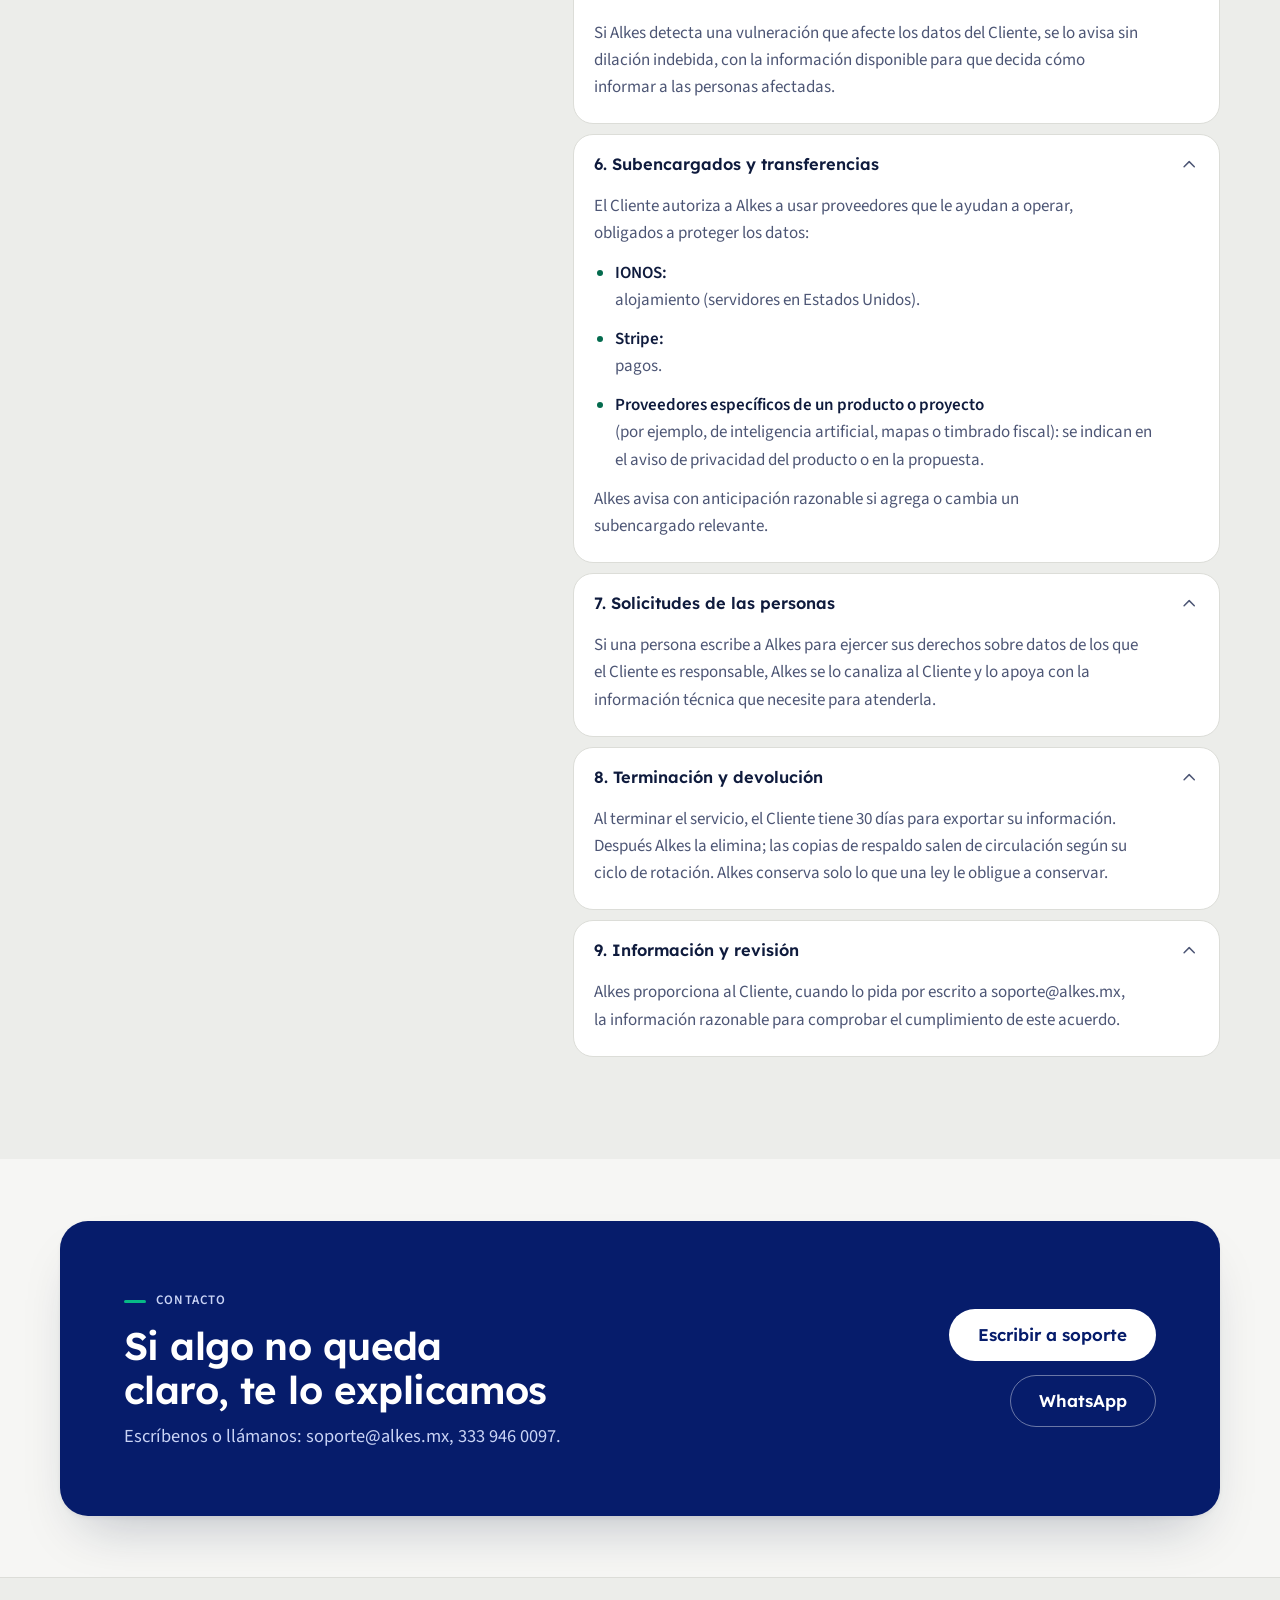
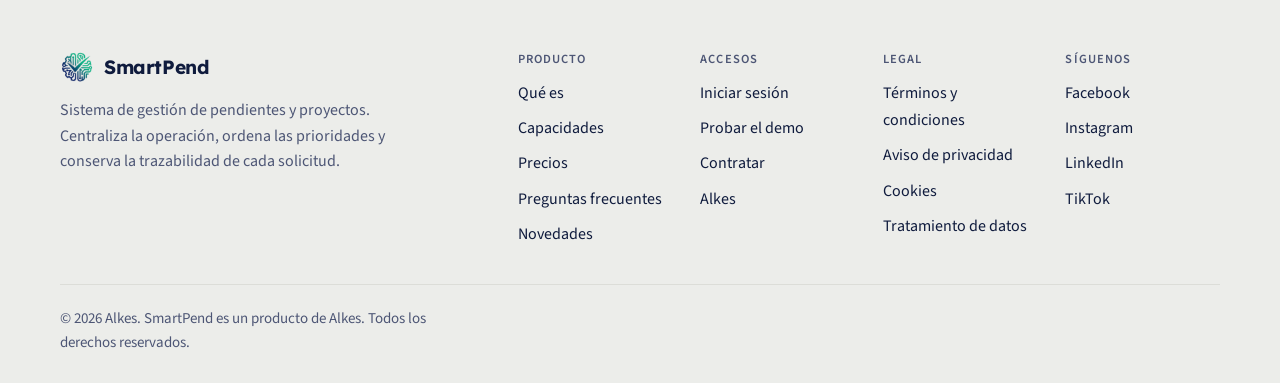
<file: encargo-de-datos.html>
<!doctype html>
<html lang="es" class="no-js">
<head>
<meta charset="utf-8">
<meta name="viewport" content="width=device-width, initial-scale=1, viewport-fit=cover">
<title>Acuerdo de tratamiento de datos de SmartPend | SmartPend</title>
<meta name="description" content="Acuerdo de tratamiento de datos personales de SmartPend: Alkes como encargado.">
<meta name="author" content="Alkes">
<meta name="theme-color" content="#061c6b">
<link rel="canonical" href="https://smartpend.alkes.mx/encargo-de-datos.html">
<link rel="icon" href="/assets/img/favicon.ico" type="image/x-icon">
<link rel="apple-touch-icon" href="/assets/img/apple-touch-icon.png">
<link rel="preload" href="/assets/fonts/lexend-latin.woff2" as="font" type="font/woff2" crossorigin>
<link rel="preload" href="/assets/fonts/source-sans-3-latin.woff2" as="font" type="font/woff2" crossorigin>
<link rel="stylesheet" href="/assets/css/smartpend.css">
<link rel="stylesheet" href="/assets/css/legal.css">
<script>
(function () {
    var r = document.documentElement;
    r.className = r.className.replace('no-js', 'js');
    try {
        var t = localStorage.getItem('tema');
        if (t === 'dark' || t === 'light') { r.setAttribute('data-theme', t); }
    } catch (e) {}
})();
</script>
</head>
<body>
<a class="skip" href="#main">Saltar al contenido</a>
<header class="nav" id="nav">
    <div class="container nav__in">
        <a class="brand" href="/#inicio"><img class="logo logo--claro" src="/assets/img/logo.png" alt="" width="34" height="34"><img class="logo logo--oscuro" src="/assets/img/logo-blanco.png" alt="" width="34" height="34"><span>SmartPend</span></a>
        <a class="brand__by" href="https://alkes.mx">por <strong>Alkes</strong></a>
        <nav class="nav__links" aria-label="Secciones">
            <a class="nav__link" href="/#producto">Producto</a>
            <a class="nav__link" href="/#capacidades">Capacidades</a>
            <a class="nav__link" href="/#precios">Precios</a>
            <a class="nav__link" href="/#preguntas">Preguntas</a>
            <a class="nav__link" href="/#novedades">Novedades</a>
            <a class="nav__link" href="/#contacto">Contacto</a>
        </nav>
        <div class="nav__actions">
            <button class="theme-toggle" type="button" data-theme-toggle aria-label="Cambiar tema"><svg class="i-moon" viewBox="0 0 24 24" fill="none" stroke="currentColor" stroke-width="1.75" stroke-linecap="round" stroke-linejoin="round" aria-hidden="true" focusable="false"><path d="M21 12.8A9 9 0 1 1 11.2 3a7 7 0 0 0 9.8 9.8Z"/></svg><svg class="i-sun" viewBox="0 0 24 24" fill="none" stroke="currentColor" stroke-width="1.75" stroke-linecap="round" stroke-linejoin="round" aria-hidden="true" focusable="false"><circle cx="12" cy="12" r="4"/><path d="M12 2v2M12 20v2M4.9 4.9l1.4 1.4M17.7 17.7l1.4 1.4M2 12h2M20 12h2M4.9 19.1l1.4-1.4M17.7 6.3l1.4-1.4"/></svg><span class="theme-toggle__label"></span></button>            <a class="btn btn--line btn--sm" href="https://app.smartpend.alkes.mx">Iniciar sesión</a>
            <a class="btn btn--primary btn--sm" href="/#precios">Ver precios</a>
        </div>
        <button class="nav__burger" type="button" id="navToggle" aria-expanded="false" aria-controls="navPanel" aria-label="Abrir menú">
            <svg class="i-menu" viewBox="0 0 24 24" fill="none" stroke="currentColor" stroke-width="1.75" stroke-linecap="round" stroke-linejoin="round" aria-hidden="true" focusable="false"><path d="M4 7h16M4 12h16M4 17h16"/></svg><svg class="i-close" viewBox="0 0 24 24" fill="none" stroke="currentColor" stroke-width="1.75" stroke-linecap="round" stroke-linejoin="round" aria-hidden="true" focusable="false"><path d="M18 6 6 18M6 6l12 12"/></svg>        </button>
    </div>
    <div class="nav__panel container" id="navPanel">
        <a class="nav__link" href="/#producto">Producto</a>
        <a class="nav__link" href="/#capacidades">Capacidades</a>
        <a class="nav__link" href="/#precios">Precios</a>
        <a class="nav__link" href="/#preguntas">Preguntas</a>
        <a class="nav__link" href="/#novedades">Novedades</a>
        <a class="nav__link" href="/#contacto">Contacto</a>
        <a class="nav__link" href="/#ecosistema">Ecosistema Alkes</a>
        <div class="nav__panel-actions">
            <button class="theme-toggle" type="button" data-theme-toggle aria-label="Cambiar tema"><svg class="i-moon" viewBox="0 0 24 24" fill="none" stroke="currentColor" stroke-width="1.75" stroke-linecap="round" stroke-linejoin="round" aria-hidden="true" focusable="false"><path d="M21 12.8A9 9 0 1 1 11.2 3a7 7 0 0 0 9.8 9.8Z"/></svg><svg class="i-sun" viewBox="0 0 24 24" fill="none" stroke="currentColor" stroke-width="1.75" stroke-linecap="round" stroke-linejoin="round" aria-hidden="true" focusable="false"><circle cx="12" cy="12" r="4"/><path d="M12 2v2M12 20v2M4.9 4.9l1.4 1.4M17.7 17.7l1.4 1.4M2 12h2M20 12h2M4.9 19.1l1.4-1.4M17.7 6.3l1.4-1.4"/></svg><span class="theme-toggle__label"></span></button>            <a class="btn btn--line" href="https://app.smartpend.alkes.mx">Iniciar sesión</a>
            <a class="btn btn--primary" href="/#precios">Ver precios</a>
        </div>
    </div>
</header>
<main id="main">
<section class="section section--tight">
    <div class="container">
        <header class="head" data-reveal>
            <p class="eyebrow">Legal</p>
            <h1>Acuerdo de tratamiento de datos de SmartPend</h1>
            <p class="lede">Alkes como encargado del tratamiento. Última actualización: 13 de octubre de 2026</p>
            <p class="muted">Este acuerdo aplica cuando un cliente captura o nos entrega datos personales de sus empleados, clientes, proveedores u otras personas para que Alkes los trate por su cuenta: en cualquier producto de Alkes, en una solución desarrollada a la medida o en un servicio de TI. Forma parte de los términos de cada producto, propuesta o contrato.</p>
            <div class="row legal__row">
                <a class="btn btn--line" href="/terminos.html">Términos y condiciones</a>
                <a class="link" href="/cookies.html">Aviso de cookies<svg viewBox="0 0 24 24" fill="none" stroke="currentColor" stroke-width="1.75" stroke-linecap="round" stroke-linejoin="round" aria-hidden="true" focusable="false"><path d="M5 12h14M13 6l6 6-6 6"/></svg></a>
            </div>
        </header>
    </div>
</section>
<section class="section section--sunken">
    <div class="container">
        <div class="faq">
            <div class="faq__intro" data-reveal>
                <p class="eyebrow">Contenido</p>
                <h2>9 apartados</h2>
                <p class="muted">Puedes cerrar los que no necesites. Si tienes una duda, escribe a <a href="mailto:soporte@alkes.mx">soporte@alkes.mx</a>.</p>
            </div>
            <div class="faq__list" data-reveal>
                <details class="disc" open>
                    <summary class="disc__sum"><span class="disc__t">1. Papeles</span><svg class="disc__chev" viewBox="0 0 24 24" fill="none" stroke="currentColor" stroke-width="1.75" stroke-linecap="round" stroke-linejoin="round" aria-hidden="true" focusable="false"><path d="m6 9 6 6 6-6"/></svg></summary>
                    <div class="disc__body"><p>El <strong>Cliente</strong> es el responsable de esos datos: decide qué captura y para qué. <strong>Alkes</strong> es el encargado: los trata solo por cuenta del Cliente y para prestar el servicio.</p></div>
                </details>
                <details class="disc" open>
                    <summary class="disc__sum"><span class="disc__t">2. Instrucciones</span><svg class="disc__chev" viewBox="0 0 24 24" fill="none" stroke="currentColor" stroke-width="1.75" stroke-linecap="round" stroke-linejoin="round" aria-hidden="true" focusable="false"><path d="m6 9 6 6 6-6"/></svg></summary>
                    <div class="disc__body"><p>Alkes trata los datos únicamente según las instrucciones del Cliente, que son estas condiciones y lo que el Cliente configura y captura en el producto. No los usa para fines propios, no los vende y no los comparte, salvo lo previsto aquí o lo que la ley exija.</p></div>
                </details>
                <details class="disc" open>
                    <summary class="disc__sum"><span class="disc__t">3. Obligaciones del Cliente</span><svg class="disc__chev" viewBox="0 0 24 24" fill="none" stroke="currentColor" stroke-width="1.75" stroke-linecap="round" stroke-linejoin="round" aria-hidden="true" focusable="false"><path d="m6 9 6 6 6-6"/></svg></summary>
                    <div class="disc__body"><p>Tener base legal para los datos que captura, poner a disposición de las personas su aviso de privacidad, atender sus solicitudes ARCO y no capturar datos sensibles que no necesite.</p></div>
                </details>
                <details class="disc" open>
                    <summary class="disc__sum"><span class="disc__t">4. Seguridad</span><svg class="disc__chev" viewBox="0 0 24 24" fill="none" stroke="currentColor" stroke-width="1.75" stroke-linecap="round" stroke-linejoin="round" aria-hidden="true" focusable="false"><path d="m6 9 6 6 6-6"/></svg></summary>
                    <div class="disc__body"><p>Alkes mantiene medidas razonables: contraseñas con hash, conexiones cifradas, control de acceso por rol, registro de acciones, aislamiento de cada empresa y una copia de seguridad diaria (se conserva la más reciente). Su personal con acceso está obligado a la confidencialidad, incluso después de terminada la relación.</p></div>
                </details>
                <details class="disc" open>
                    <summary class="disc__sum"><span class="disc__t">5. Vulneraciones</span><svg class="disc__chev" viewBox="0 0 24 24" fill="none" stroke="currentColor" stroke-width="1.75" stroke-linecap="round" stroke-linejoin="round" aria-hidden="true" focusable="false"><path d="m6 9 6 6 6-6"/></svg></summary>
                    <div class="disc__body"><p>Si Alkes detecta una vulneración que afecte los datos del Cliente, se lo avisa sin dilación indebida, con la información disponible para que decida cómo informar a las personas afectadas.</p></div>
                </details>
                <details class="disc" open>
                    <summary class="disc__sum"><span class="disc__t">6. Subencargados y transferencias</span><svg class="disc__chev" viewBox="0 0 24 24" fill="none" stroke="currentColor" stroke-width="1.75" stroke-linecap="round" stroke-linejoin="round" aria-hidden="true" focusable="false"><path d="m6 9 6 6 6-6"/></svg></summary>
                    <div class="disc__body"><p>El Cliente autoriza a Alkes a usar proveedores que le ayudan a operar, obligados a proteger los datos:</p>
<ul><li><strong>IONOS:</strong> alojamiento (servidores en Estados Unidos).</li><li><strong>Stripe:</strong> pagos.</li><li><strong>Proveedores específicos de un producto o proyecto</strong> (por ejemplo, de inteligencia artificial, mapas o timbrado fiscal): se indican en el aviso de privacidad del producto o en la propuesta.</li></ul>
<p>Alkes avisa con anticipación razonable si agrega o cambia un subencargado relevante.</p></div>
                </details>
                <details class="disc" open>
                    <summary class="disc__sum"><span class="disc__t">7. Solicitudes de las personas</span><svg class="disc__chev" viewBox="0 0 24 24" fill="none" stroke="currentColor" stroke-width="1.75" stroke-linecap="round" stroke-linejoin="round" aria-hidden="true" focusable="false"><path d="m6 9 6 6 6-6"/></svg></summary>
                    <div class="disc__body"><p>Si una persona escribe a Alkes para ejercer sus derechos sobre datos de los que el Cliente es responsable, Alkes se lo canaliza al Cliente y lo apoya con la información técnica que necesite para atenderla.</p></div>
                </details>
                <details class="disc" open>
                    <summary class="disc__sum"><span class="disc__t">8. Terminación y devolución</span><svg class="disc__chev" viewBox="0 0 24 24" fill="none" stroke="currentColor" stroke-width="1.75" stroke-linecap="round" stroke-linejoin="round" aria-hidden="true" focusable="false"><path d="m6 9 6 6 6-6"/></svg></summary>
                    <div class="disc__body"><p>Al terminar el servicio, el Cliente tiene 30 días para exportar su información. Después Alkes la elimina; las copias de respaldo salen de circulación según su ciclo de rotación. Alkes conserva solo lo que una ley le obligue a conservar.</p></div>
                </details>
                <details class="disc" open>
                    <summary class="disc__sum"><span class="disc__t">9. Información y revisión</span><svg class="disc__chev" viewBox="0 0 24 24" fill="none" stroke="currentColor" stroke-width="1.75" stroke-linecap="round" stroke-linejoin="round" aria-hidden="true" focusable="false"><path d="m6 9 6 6 6-6"/></svg></summary>
                    <div class="disc__body"><p>Alkes proporciona al Cliente, cuando lo pida por escrito a soporte@alkes.mx, la información razonable para comprobar el cumplimiento de este acuerdo.</p></div>
                </details>
            </div>
        </div>
    </div>
</section>
<section class="section section--tight">
    <div class="container">
        <div class="cta" data-reveal>
            <div>
                <p class="eyebrow">Contacto</p>
                <h2>Si algo no queda claro, te lo explicamos</h2>
                <p class="lede">Escríbenos o llámanos: soporte@alkes.mx, 333 946 0097.</p>
            </div>
            <div class="cta__act">
                <a class="btn btn--cta btn--lg" href="mailto:soporte@alkes.mx">Escribir a soporte</a>
                <a class="btn btn--line btn--lg" href="https://wa.me/523339460097">WhatsApp</a>
            </div>
        </div>
    </div>
</section>
</main>
<footer class="footer">
    <div class="container footer__top">
        <div class="footer__brand">
            <span class="brand"><img class="logo logo--claro" src="/assets/img/logo.png" alt="" width="34" height="34"><img class="logo logo--oscuro" src="/assets/img/logo-blanco.png" alt="" width="34" height="34"><span>SmartPend</span></span>
            <p>Sistema de gestión de pendientes y proyectos. Centraliza la operación, ordena las prioridades y conserva la trazabilidad de cada solicitud.</p>
        </div>
        <div class="footer__cols">
            <div class="footer__col">
                <h2 class="footer__h">Producto</h2>
                <ul>
                    <li><a href="/#producto">Qué es</a></li>
                    <li><a href="/#capacidades">Capacidades</a></li>
                    <li><a href="/#precios">Precios</a></li>
                    <li><a href="/#preguntas">Preguntas frecuentes</a></li>
                    <li><a href="/#novedades">Novedades</a></li>
                </ul>
            </div>
            <div class="footer__col">
                <h2 class="footer__h">Accesos</h2>
                <ul>
                    <li><a href="https://app.smartpend.alkes.mx">Iniciar sesión</a></li>
                    <li><a href="https://app.smartpend.alkes.mx" data-open-demo>Probar el demo</a></li>
                    <li><a href="https://contratar.alkes.mx">Contratar</a></li>
                    <li><a href="https://alkes.mx">Alkes</a></li>
                </ul>
            </div>
            <div class="footer__col">
                <h2 class="footer__h">Legal</h2>
                <ul>
                    <li><a href="/terminos.html">Términos y condiciones</a></li>
                    <li><a href="/privacidad.html">Aviso de privacidad</a></li>
                    <li><a href="/cookies.html">Cookies</a></li>
                    <li><a href="/encargo-de-datos.html">Tratamiento de datos</a></li>
                </ul>
            </div>
            <div class="footer__col">
                <h2 class="footer__h">Síguenos</h2>
                <ul>
                                        <li><a href="https://www.facebook.com/alkes.mx" target="_blank" rel="noopener">Facebook</a></li>
                                        <li><a href="https://www.instagram.com/alkes.mx" target="_blank" rel="noopener">Instagram</a></li>
                                        <li><a href="https://www.linkedin.com/company/alkes-mx" target="_blank" rel="noopener">LinkedIn</a></li>
                                        <li><a href="https://www.tiktok.com/@alkes.mx" target="_blank" rel="noopener">TikTok</a></li>
                                    </ul>
            </div>
        </div>
    </div>
    <div class="container">
        <div class="footer__bot">
            <p>© 2026 Alkes. SmartPend es un producto de Alkes. Todos los derechos reservados.</p>
        </div>
    </div>
</footer>
<script src="/assets/js/smartpend.js" defer></script>
</body>
</html>
</file>
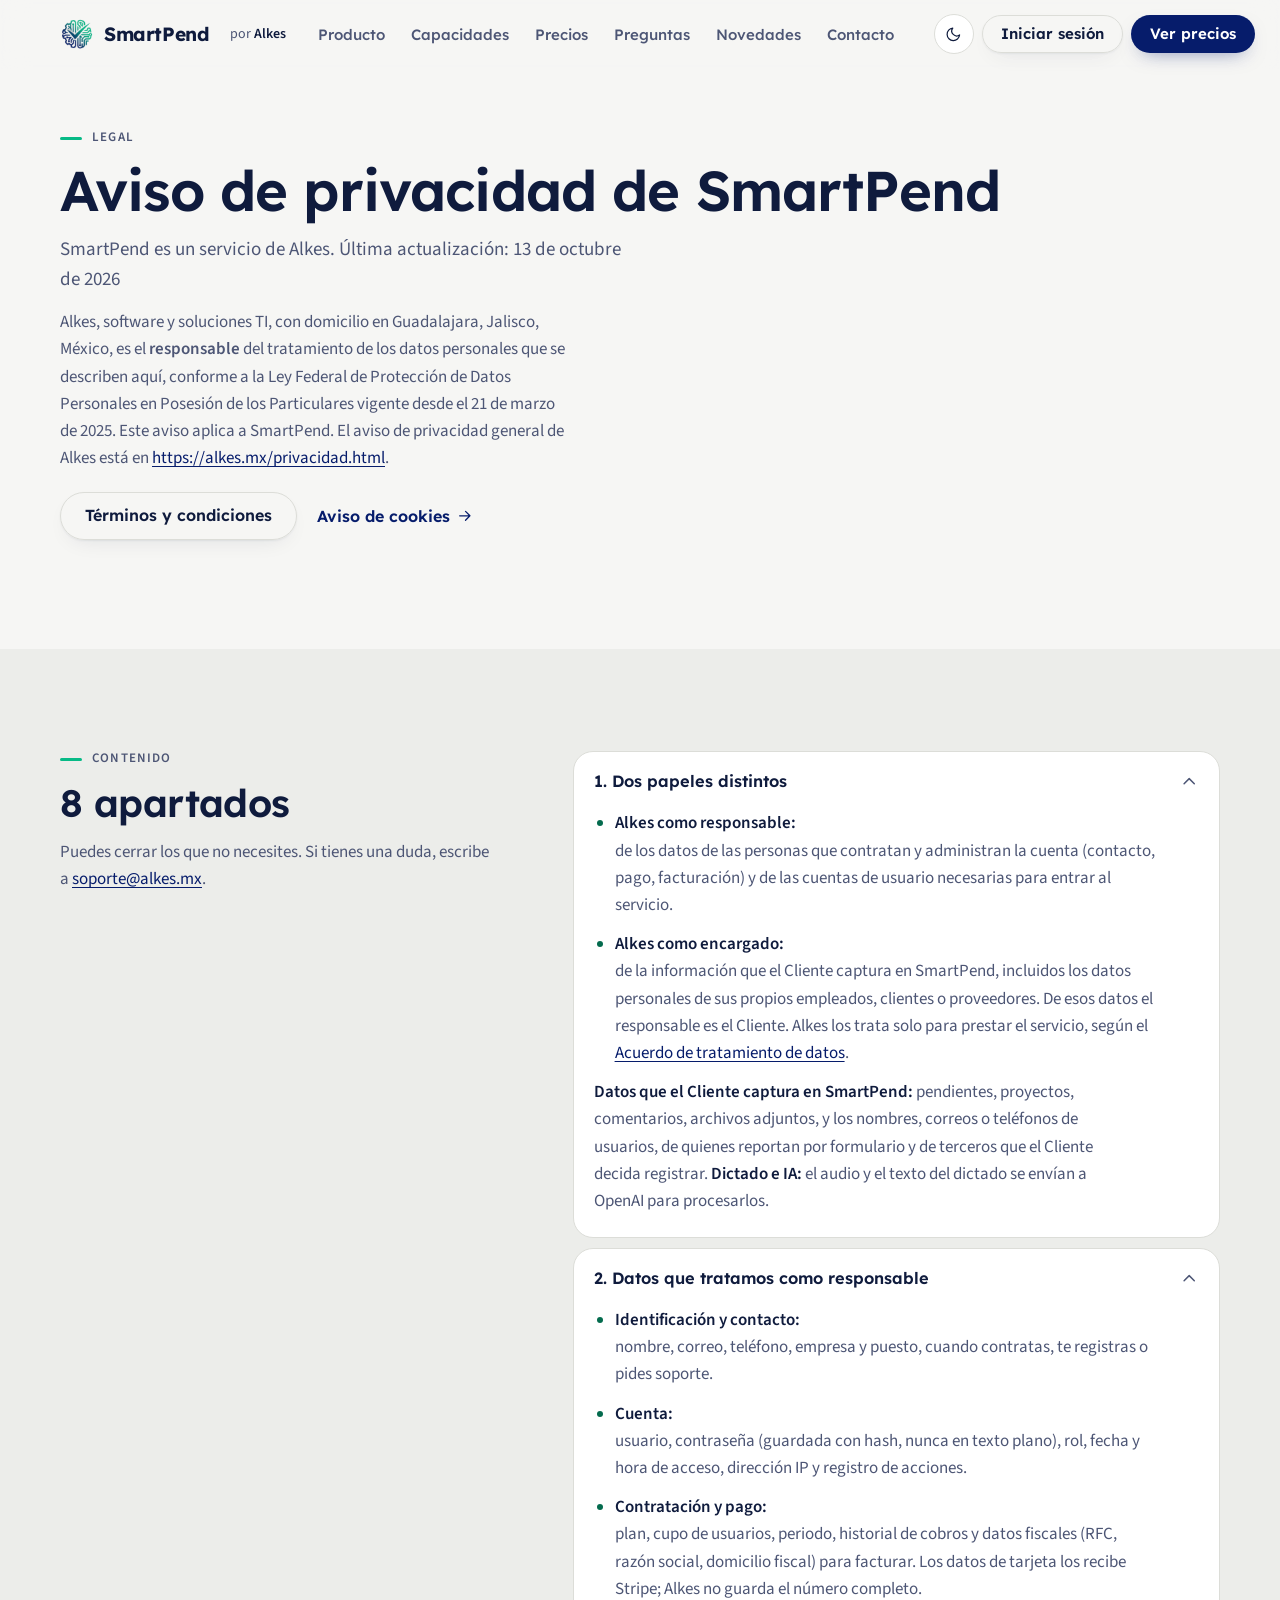
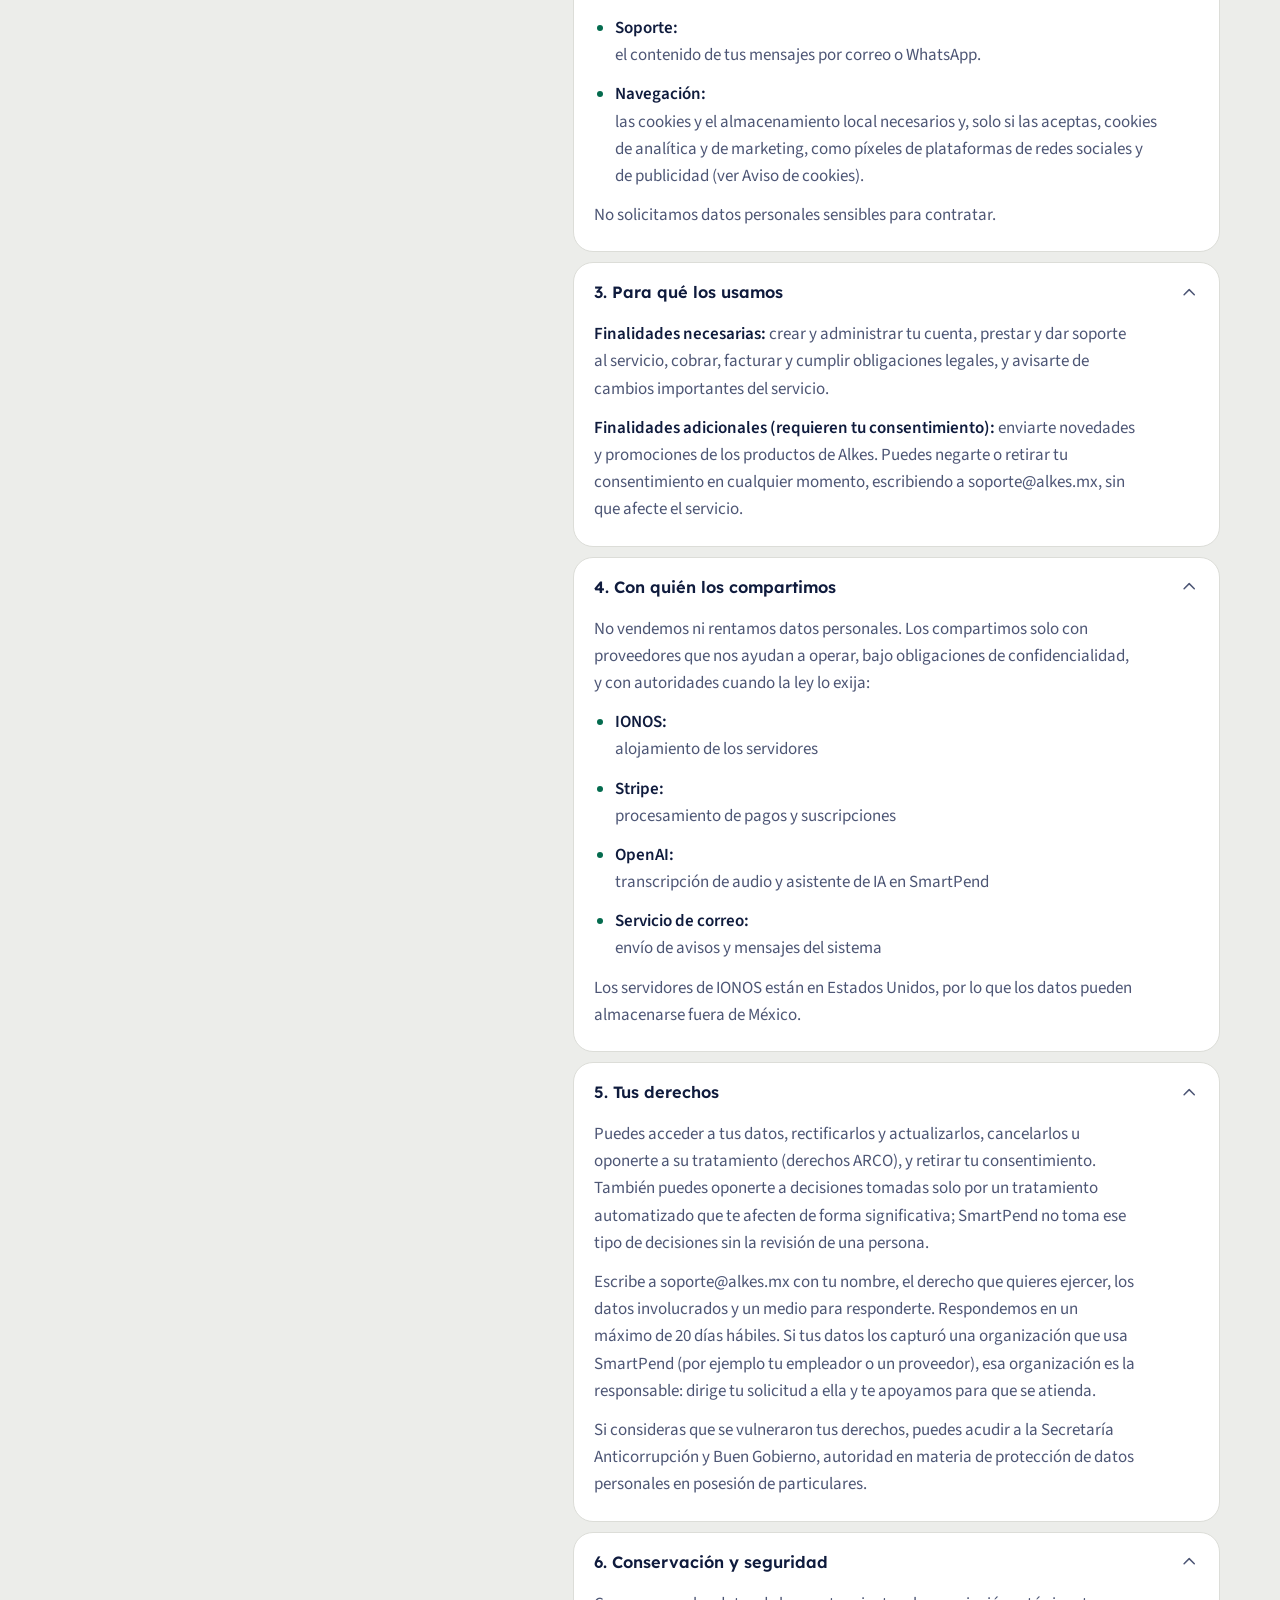
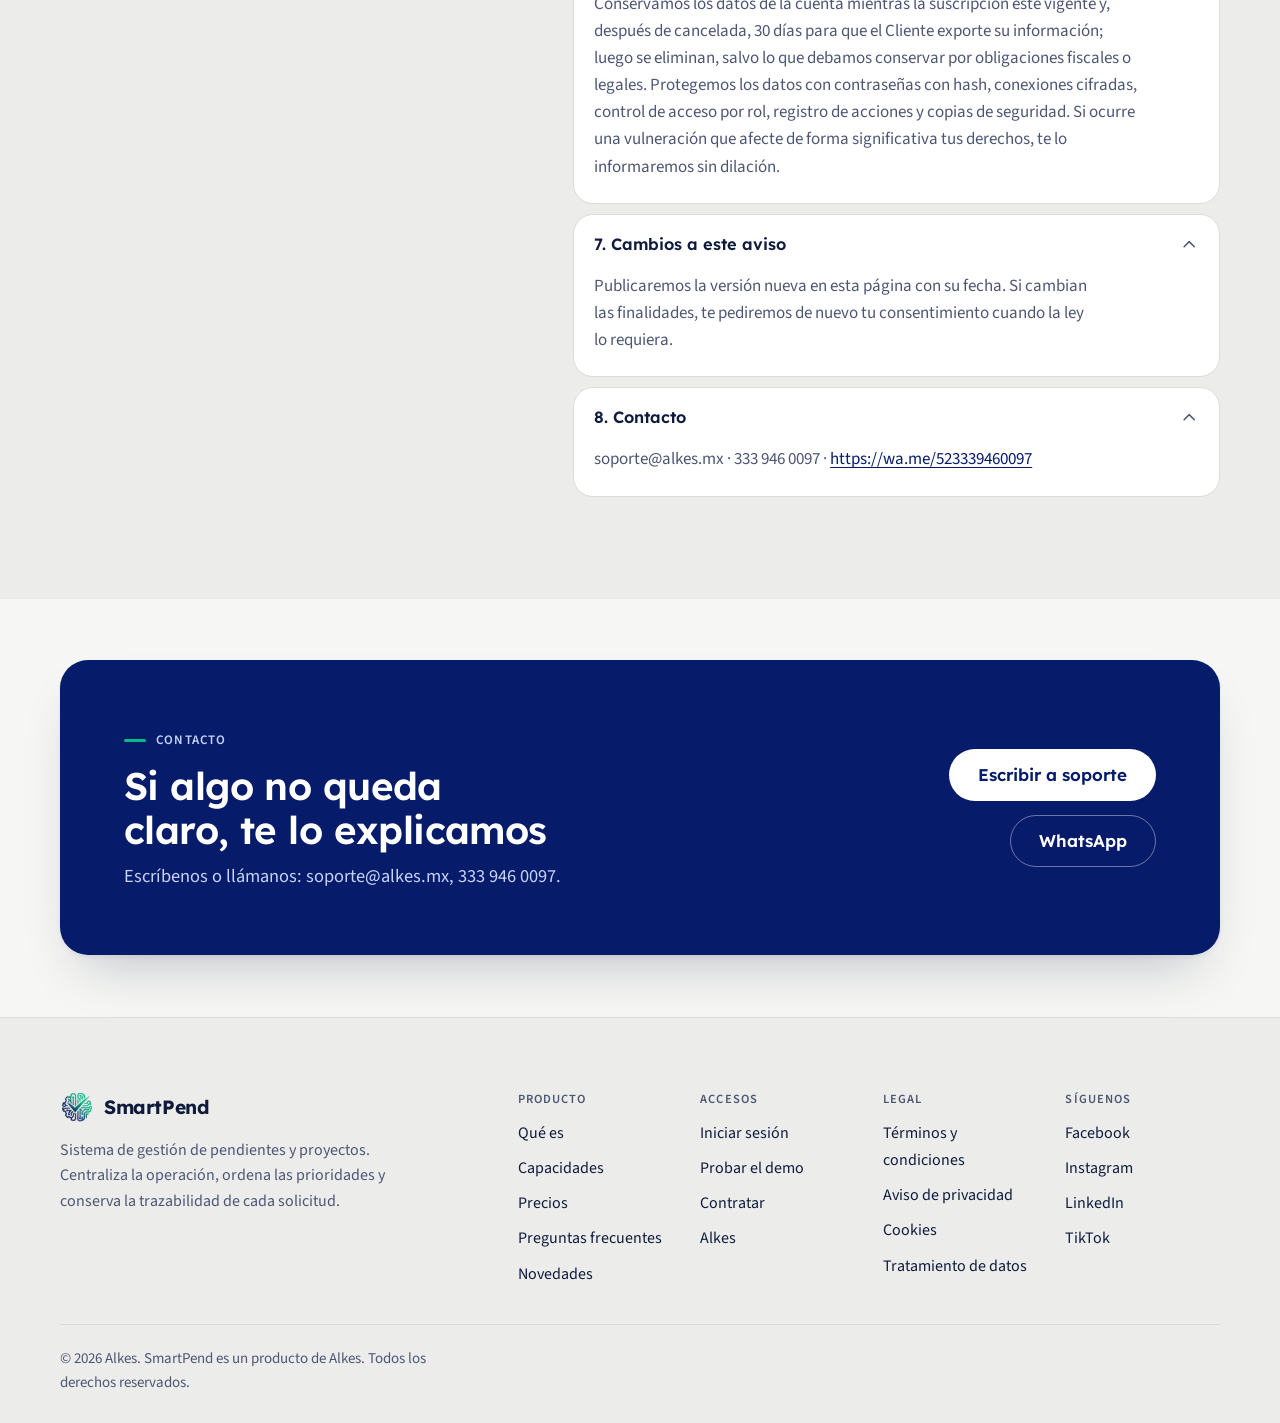
<file: privacidad.html>
<!doctype html>
<html lang="es" class="no-js">
<head>
<meta charset="utf-8">
<meta name="viewport" content="width=device-width, initial-scale=1, viewport-fit=cover">
<title>Aviso de privacidad de SmartPend | SmartPend</title>
<meta name="description" content="Aviso de privacidad de SmartPend: qué datos tratamos, para qué y cómo ejercer tus derechos.">
<meta name="author" content="Alkes">
<meta name="theme-color" content="#061c6b">
<link rel="canonical" href="https://smartpend.alkes.mx/privacidad.html">
<link rel="icon" href="/assets/img/favicon.ico" type="image/x-icon">
<link rel="apple-touch-icon" href="/assets/img/apple-touch-icon.png">
<link rel="preload" href="/assets/fonts/lexend-latin.woff2" as="font" type="font/woff2" crossorigin>
<link rel="preload" href="/assets/fonts/source-sans-3-latin.woff2" as="font" type="font/woff2" crossorigin>
<link rel="stylesheet" href="/assets/css/smartpend.css">
<link rel="stylesheet" href="/assets/css/legal.css">
<script>
(function () {
    var r = document.documentElement;
    r.className = r.className.replace('no-js', 'js');
    try {
        var t = localStorage.getItem('tema');
        if (t === 'dark' || t === 'light') { r.setAttribute('data-theme', t); }
    } catch (e) {}
})();
</script>
</head>
<body>
<a class="skip" href="#main">Saltar al contenido</a>
<header class="nav" id="nav">
    <div class="container nav__in">
        <a class="brand" href="/#inicio"><img class="logo logo--claro" src="/assets/img/logo.png" alt="" width="34" height="34"><img class="logo logo--oscuro" src="/assets/img/logo-blanco.png" alt="" width="34" height="34"><span>SmartPend</span></a>
        <a class="brand__by" href="https://alkes.mx">por <strong>Alkes</strong></a>
        <nav class="nav__links" aria-label="Secciones">
            <a class="nav__link" href="/#producto">Producto</a>
            <a class="nav__link" href="/#capacidades">Capacidades</a>
            <a class="nav__link" href="/#precios">Precios</a>
            <a class="nav__link" href="/#preguntas">Preguntas</a>
            <a class="nav__link" href="/#novedades">Novedades</a>
            <a class="nav__link" href="/#contacto">Contacto</a>
        </nav>
        <div class="nav__actions">
            <button class="theme-toggle" type="button" data-theme-toggle aria-label="Cambiar tema"><svg class="i-moon" viewBox="0 0 24 24" fill="none" stroke="currentColor" stroke-width="1.75" stroke-linecap="round" stroke-linejoin="round" aria-hidden="true" focusable="false"><path d="M21 12.8A9 9 0 1 1 11.2 3a7 7 0 0 0 9.8 9.8Z"/></svg><svg class="i-sun" viewBox="0 0 24 24" fill="none" stroke="currentColor" stroke-width="1.75" stroke-linecap="round" stroke-linejoin="round" aria-hidden="true" focusable="false"><circle cx="12" cy="12" r="4"/><path d="M12 2v2M12 20v2M4.9 4.9l1.4 1.4M17.7 17.7l1.4 1.4M2 12h2M20 12h2M4.9 19.1l1.4-1.4M17.7 6.3l1.4-1.4"/></svg><span class="theme-toggle__label"></span></button>            <a class="btn btn--line btn--sm" href="https://app.smartpend.alkes.mx">Iniciar sesión</a>
            <a class="btn btn--primary btn--sm" href="/#precios">Ver precios</a>
        </div>
        <button class="nav__burger" type="button" id="navToggle" aria-expanded="false" aria-controls="navPanel" aria-label="Abrir menú">
            <svg class="i-menu" viewBox="0 0 24 24" fill="none" stroke="currentColor" stroke-width="1.75" stroke-linecap="round" stroke-linejoin="round" aria-hidden="true" focusable="false"><path d="M4 7h16M4 12h16M4 17h16"/></svg><svg class="i-close" viewBox="0 0 24 24" fill="none" stroke="currentColor" stroke-width="1.75" stroke-linecap="round" stroke-linejoin="round" aria-hidden="true" focusable="false"><path d="M18 6 6 18M6 6l12 12"/></svg>        </button>
    </div>
    <div class="nav__panel container" id="navPanel">
        <a class="nav__link" href="/#producto">Producto</a>
        <a class="nav__link" href="/#capacidades">Capacidades</a>
        <a class="nav__link" href="/#precios">Precios</a>
        <a class="nav__link" href="/#preguntas">Preguntas</a>
        <a class="nav__link" href="/#novedades">Novedades</a>
        <a class="nav__link" href="/#contacto">Contacto</a>
        <a class="nav__link" href="/#ecosistema">Ecosistema Alkes</a>
        <div class="nav__panel-actions">
            <button class="theme-toggle" type="button" data-theme-toggle aria-label="Cambiar tema"><svg class="i-moon" viewBox="0 0 24 24" fill="none" stroke="currentColor" stroke-width="1.75" stroke-linecap="round" stroke-linejoin="round" aria-hidden="true" focusable="false"><path d="M21 12.8A9 9 0 1 1 11.2 3a7 7 0 0 0 9.8 9.8Z"/></svg><svg class="i-sun" viewBox="0 0 24 24" fill="none" stroke="currentColor" stroke-width="1.75" stroke-linecap="round" stroke-linejoin="round" aria-hidden="true" focusable="false"><circle cx="12" cy="12" r="4"/><path d="M12 2v2M12 20v2M4.9 4.9l1.4 1.4M17.7 17.7l1.4 1.4M2 12h2M20 12h2M4.9 19.1l1.4-1.4M17.7 6.3l1.4-1.4"/></svg><span class="theme-toggle__label"></span></button>            <a class="btn btn--line" href="https://app.smartpend.alkes.mx">Iniciar sesión</a>
            <a class="btn btn--primary" href="/#precios">Ver precios</a>
        </div>
    </div>
</header>
<main id="main">
<section class="section section--tight">
    <div class="container">
        <header class="head" data-reveal>
            <p class="eyebrow">Legal</p>
            <h1>Aviso de privacidad de SmartPend</h1>
            <p class="lede">SmartPend es un servicio de Alkes. Última actualización: 13 de octubre de 2026</p>
            <p class="muted">Alkes, software y soluciones TI, con domicilio en Guadalajara, Jalisco, México, es el <strong>responsable</strong> del tratamiento de los datos personales que se describen aquí, conforme a la Ley Federal de Protección de Datos Personales en Posesión de los Particulares vigente desde el 21 de marzo de 2025. Este aviso aplica a SmartPend. El aviso de privacidad general de Alkes está en <a href="https://alkes.mx/privacidad.html">https://alkes.mx/privacidad.html</a>.</p>
            <div class="row legal__row">
                <a class="btn btn--line" href="/terminos.html">Términos y condiciones</a>
                <a class="link" href="/cookies.html">Aviso de cookies<svg viewBox="0 0 24 24" fill="none" stroke="currentColor" stroke-width="1.75" stroke-linecap="round" stroke-linejoin="round" aria-hidden="true" focusable="false"><path d="M5 12h14M13 6l6 6-6 6"/></svg></a>
            </div>
        </header>
    </div>
</section>
<section class="section section--sunken">
    <div class="container">
        <div class="faq">
            <div class="faq__intro" data-reveal>
                <p class="eyebrow">Contenido</p>
                <h2>8 apartados</h2>
                <p class="muted">Puedes cerrar los que no necesites. Si tienes una duda, escribe a <a href="mailto:soporte@alkes.mx">soporte@alkes.mx</a>.</p>
            </div>
            <div class="faq__list" data-reveal>
                <details class="disc" open>
                    <summary class="disc__sum"><span class="disc__t">1. Dos papeles distintos</span><svg class="disc__chev" viewBox="0 0 24 24" fill="none" stroke="currentColor" stroke-width="1.75" stroke-linecap="round" stroke-linejoin="round" aria-hidden="true" focusable="false"><path d="m6 9 6 6 6-6"/></svg></summary>
                    <div class="disc__body"><ul><li><strong>Alkes como responsable:</strong> de los datos de las personas que contratan y administran la cuenta (contacto, pago, facturación) y de las cuentas de usuario necesarias para entrar al servicio.</li><li><strong>Alkes como encargado:</strong> de la información que el Cliente captura en SmartPend, incluidos los datos personales de sus propios empleados, clientes o proveedores. De esos datos el responsable es el Cliente. Alkes los trata solo para prestar el servicio, según el <a href="/encargo-de-datos.html">Acuerdo de tratamiento de datos</a>.</li></ul>
<p><strong>Datos que el Cliente captura en SmartPend:</strong> pendientes, proyectos, comentarios, archivos adjuntos, y los nombres, correos o teléfonos de usuarios, de quienes reportan por formulario y de terceros que el Cliente decida registrar. <strong>Dictado e IA:</strong> el audio y el texto del dictado se envían a OpenAI para procesarlos.</p></div>
                </details>
                <details class="disc" open>
                    <summary class="disc__sum"><span class="disc__t">2. Datos que tratamos como responsable</span><svg class="disc__chev" viewBox="0 0 24 24" fill="none" stroke="currentColor" stroke-width="1.75" stroke-linecap="round" stroke-linejoin="round" aria-hidden="true" focusable="false"><path d="m6 9 6 6 6-6"/></svg></summary>
                    <div class="disc__body"><ul><li><strong>Identificación y contacto:</strong> nombre, correo, teléfono, empresa y puesto, cuando contratas, te registras o pides soporte.</li><li><strong>Cuenta:</strong> usuario, contraseña (guardada con hash, nunca en texto plano), rol, fecha y hora de acceso, dirección IP y registro de acciones.</li><li><strong>Contratación y pago:</strong> plan, cupo de usuarios, periodo, historial de cobros y datos fiscales (RFC, razón social, domicilio fiscal) para facturar. Los datos de tarjeta los recibe Stripe; Alkes no guarda el número completo.</li><li><strong>Soporte:</strong> el contenido de tus mensajes por correo o WhatsApp.</li><li><strong>Navegación:</strong> las cookies y el almacenamiento local necesarios y, solo si las aceptas, cookies de analítica y de marketing, como píxeles de plataformas de redes sociales y de publicidad (ver Aviso de cookies).</li></ul>
<p>No solicitamos datos personales sensibles para contratar.</p></div>
                </details>
                <details class="disc" open>
                    <summary class="disc__sum"><span class="disc__t">3. Para qué los usamos</span><svg class="disc__chev" viewBox="0 0 24 24" fill="none" stroke="currentColor" stroke-width="1.75" stroke-linecap="round" stroke-linejoin="round" aria-hidden="true" focusable="false"><path d="m6 9 6 6 6-6"/></svg></summary>
                    <div class="disc__body"><p><strong>Finalidades necesarias:</strong> crear y administrar tu cuenta, prestar y dar soporte al servicio, cobrar, facturar y cumplir obligaciones legales, y avisarte de cambios importantes del servicio.</p>
<p><strong>Finalidades adicionales (requieren tu consentimiento):</strong> enviarte novedades y promociones de los productos de Alkes. Puedes negarte o retirar tu consentimiento en cualquier momento, escribiendo a soporte@alkes.mx, sin que afecte el servicio.</p></div>
                </details>
                <details class="disc" open>
                    <summary class="disc__sum"><span class="disc__t">4. Con quién los compartimos</span><svg class="disc__chev" viewBox="0 0 24 24" fill="none" stroke="currentColor" stroke-width="1.75" stroke-linecap="round" stroke-linejoin="round" aria-hidden="true" focusable="false"><path d="m6 9 6 6 6-6"/></svg></summary>
                    <div class="disc__body"><p>No vendemos ni rentamos datos personales. Los compartimos solo con proveedores que nos ayudan a operar, bajo obligaciones de confidencialidad, y con autoridades cuando la ley lo exija:</p>
<ul><li><strong>IONOS:</strong> alojamiento de los servidores</li><li><strong>Stripe:</strong> procesamiento de pagos y suscripciones</li><li><strong>OpenAI:</strong> transcripción de audio y asistente de IA en SmartPend</li><li><strong>Servicio de correo:</strong> envío de avisos y mensajes del sistema</li></ul>
<p>Los servidores de IONOS están en Estados Unidos, por lo que los datos pueden almacenarse fuera de México.</p></div>
                </details>
                <details class="disc" open>
                    <summary class="disc__sum"><span class="disc__t">5. Tus derechos</span><svg class="disc__chev" viewBox="0 0 24 24" fill="none" stroke="currentColor" stroke-width="1.75" stroke-linecap="round" stroke-linejoin="round" aria-hidden="true" focusable="false"><path d="m6 9 6 6 6-6"/></svg></summary>
                    <div class="disc__body"><p>Puedes acceder a tus datos, rectificarlos y actualizarlos, cancelarlos u oponerte a su tratamiento (derechos ARCO), y retirar tu consentimiento. También puedes oponerte a decisiones tomadas solo por un tratamiento automatizado que te afecten de forma significativa; SmartPend no toma ese tipo de decisiones sin la revisión de una persona.</p>
<p>Escribe a soporte@alkes.mx con tu nombre, el derecho que quieres ejercer, los datos involucrados y un medio para responderte. Respondemos en un máximo de 20 días hábiles. Si tus datos los capturó una organización que usa SmartPend (por ejemplo tu empleador o un proveedor), esa organización es la responsable: dirige tu solicitud a ella y te apoyamos para que se atienda.</p>
<p>Si consideras que se vulneraron tus derechos, puedes acudir a la Secretaría Anticorrupción y Buen Gobierno, autoridad en materia de protección de datos personales en posesión de particulares.</p></div>
                </details>
                <details class="disc" open>
                    <summary class="disc__sum"><span class="disc__t">6. Conservación y seguridad</span><svg class="disc__chev" viewBox="0 0 24 24" fill="none" stroke="currentColor" stroke-width="1.75" stroke-linecap="round" stroke-linejoin="round" aria-hidden="true" focusable="false"><path d="m6 9 6 6 6-6"/></svg></summary>
                    <div class="disc__body"><p>Conservamos los datos de la cuenta mientras la suscripción esté vigente y, después de cancelada, 30 días para que el Cliente exporte su información; luego se eliminan, salvo lo que debamos conservar por obligaciones fiscales o legales. Protegemos los datos con contraseñas con hash, conexiones cifradas, control de acceso por rol, registro de acciones y copias de seguridad. Si ocurre una vulneración que afecte de forma significativa tus derechos, te lo informaremos sin dilación.</p></div>
                </details>
                <details class="disc" open>
                    <summary class="disc__sum"><span class="disc__t">7. Cambios a este aviso</span><svg class="disc__chev" viewBox="0 0 24 24" fill="none" stroke="currentColor" stroke-width="1.75" stroke-linecap="round" stroke-linejoin="round" aria-hidden="true" focusable="false"><path d="m6 9 6 6 6-6"/></svg></summary>
                    <div class="disc__body"><p>Publicaremos la versión nueva en esta página con su fecha. Si cambian las finalidades, te pediremos de nuevo tu consentimiento cuando la ley lo requiera.</p></div>
                </details>
                <details class="disc" open>
                    <summary class="disc__sum"><span class="disc__t">8. Contacto</span><svg class="disc__chev" viewBox="0 0 24 24" fill="none" stroke="currentColor" stroke-width="1.75" stroke-linecap="round" stroke-linejoin="round" aria-hidden="true" focusable="false"><path d="m6 9 6 6 6-6"/></svg></summary>
                    <div class="disc__body"><p>soporte@alkes.mx · 333 946 0097 · <a href="https://wa.me/523339460097">https://wa.me/523339460097</a></p></div>
                </details>
            </div>
        </div>
    </div>
</section>
<section class="section section--tight">
    <div class="container">
        <div class="cta" data-reveal>
            <div>
                <p class="eyebrow">Contacto</p>
                <h2>Si algo no queda claro, te lo explicamos</h2>
                <p class="lede">Escríbenos o llámanos: soporte@alkes.mx, 333 946 0097.</p>
            </div>
            <div class="cta__act">
                <a class="btn btn--cta btn--lg" href="mailto:soporte@alkes.mx">Escribir a soporte</a>
                <a class="btn btn--line btn--lg" href="https://wa.me/523339460097">WhatsApp</a>
            </div>
        </div>
    </div>
</section>
</main>
<footer class="footer">
    <div class="container footer__top">
        <div class="footer__brand">
            <span class="brand"><img class="logo logo--claro" src="/assets/img/logo.png" alt="" width="34" height="34"><img class="logo logo--oscuro" src="/assets/img/logo-blanco.png" alt="" width="34" height="34"><span>SmartPend</span></span>
            <p>Sistema de gestión de pendientes y proyectos. Centraliza la operación, ordena las prioridades y conserva la trazabilidad de cada solicitud.</p>
        </div>
        <div class="footer__cols">
            <div class="footer__col">
                <h2 class="footer__h">Producto</h2>
                <ul>
                    <li><a href="/#producto">Qué es</a></li>
                    <li><a href="/#capacidades">Capacidades</a></li>
                    <li><a href="/#precios">Precios</a></li>
                    <li><a href="/#preguntas">Preguntas frecuentes</a></li>
                    <li><a href="/#novedades">Novedades</a></li>
                </ul>
            </div>
            <div class="footer__col">
                <h2 class="footer__h">Accesos</h2>
                <ul>
                    <li><a href="https://app.smartpend.alkes.mx">Iniciar sesión</a></li>
                    <li><a href="https://app.smartpend.alkes.mx" data-open-demo>Probar el demo</a></li>
                    <li><a href="https://contratar.alkes.mx">Contratar</a></li>
                    <li><a href="https://alkes.mx">Alkes</a></li>
                </ul>
            </div>
            <div class="footer__col">
                <h2 class="footer__h">Legal</h2>
                <ul>
                    <li><a href="/terminos.html">Términos y condiciones</a></li>
                    <li><a href="/privacidad.html">Aviso de privacidad</a></li>
                    <li><a href="/cookies.html">Cookies</a></li>
                    <li><a href="/encargo-de-datos.html">Tratamiento de datos</a></li>
                </ul>
            </div>
            <div class="footer__col">
                <h2 class="footer__h">Síguenos</h2>
                <ul>
                                        <li><a href="https://www.facebook.com/alkes.mx" target="_blank" rel="noopener">Facebook</a></li>
                                        <li><a href="https://www.instagram.com/alkes.mx" target="_blank" rel="noopener">Instagram</a></li>
                                        <li><a href="https://www.linkedin.com/company/alkes-mx" target="_blank" rel="noopener">LinkedIn</a></li>
                                        <li><a href="https://www.tiktok.com/@alkes.mx" target="_blank" rel="noopener">TikTok</a></li>
                                    </ul>
            </div>
        </div>
    </div>
    <div class="container">
        <div class="footer__bot">
            <p>© 2026 Alkes. SmartPend es un producto de Alkes. Todos los derechos reservados.</p>
        </div>
    </div>
</footer>
<script src="/assets/js/smartpend.js" defer></script>
</body>
</html>
</file>
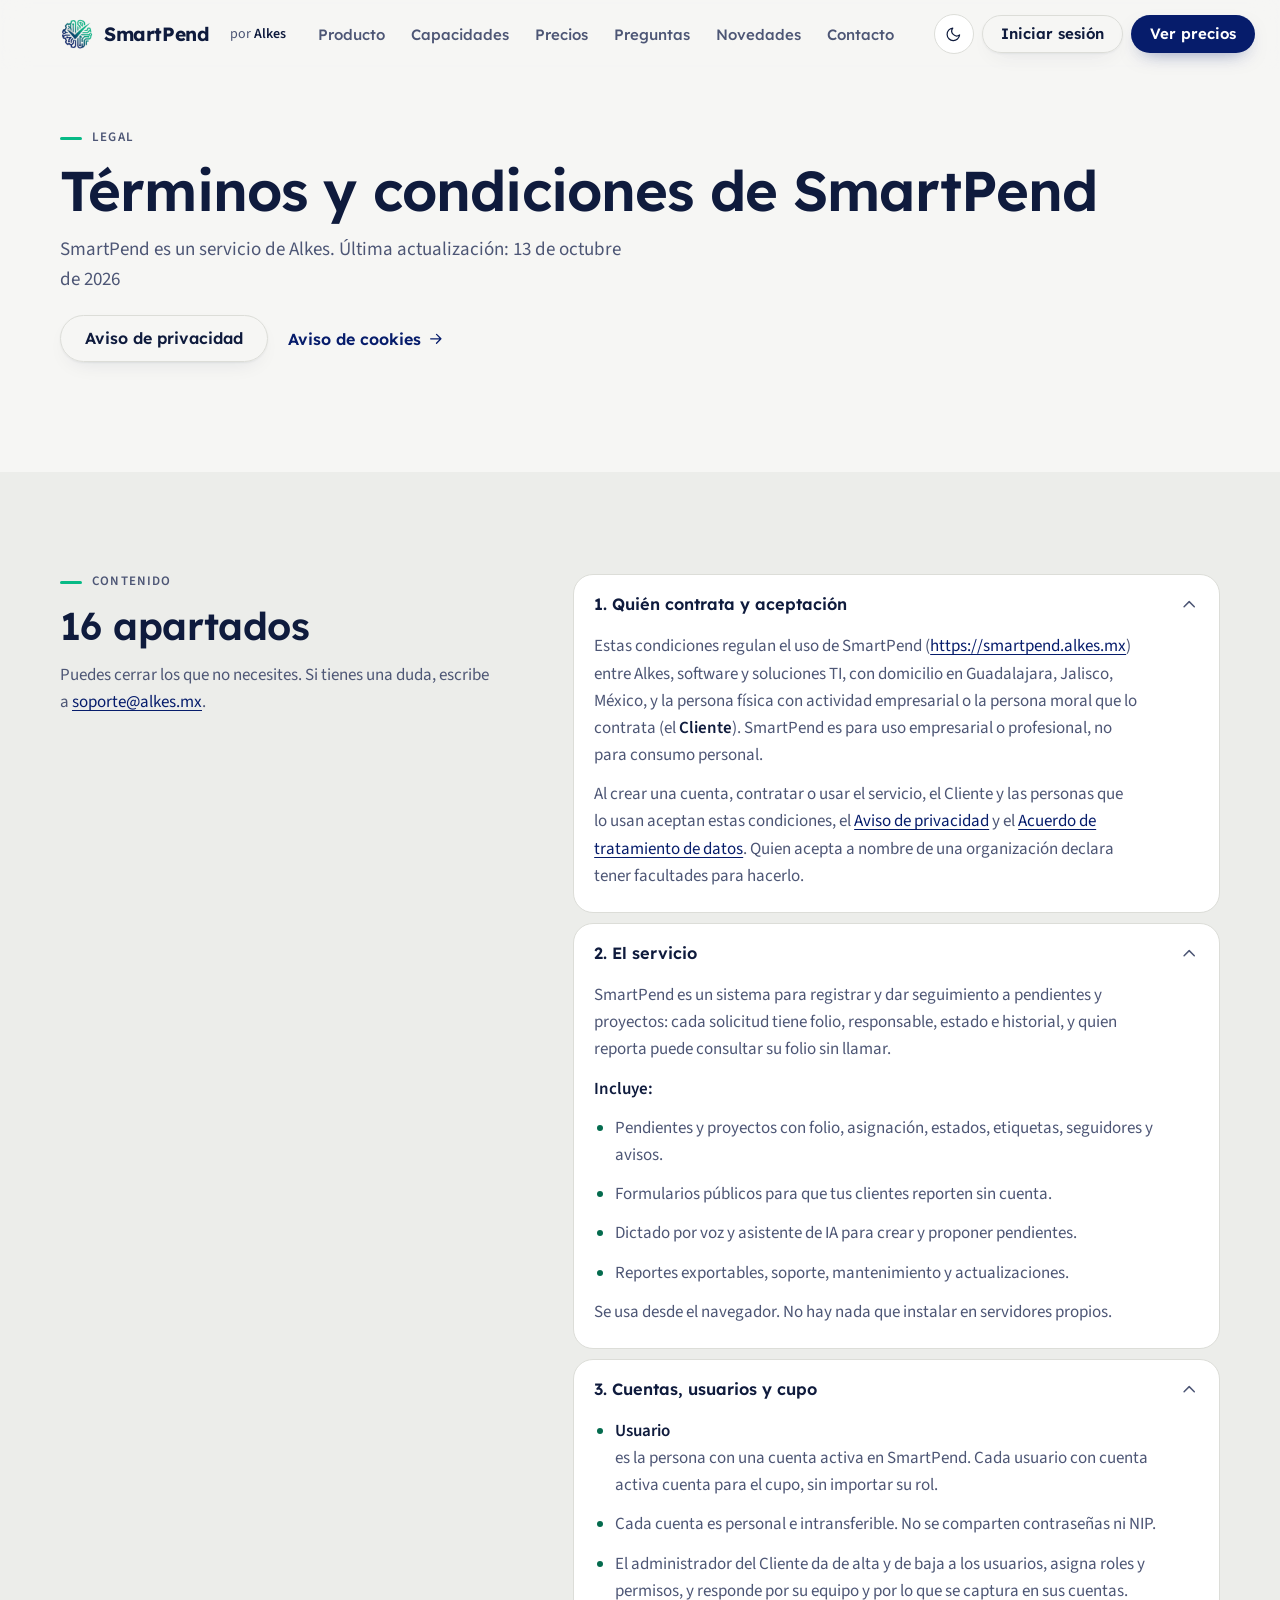
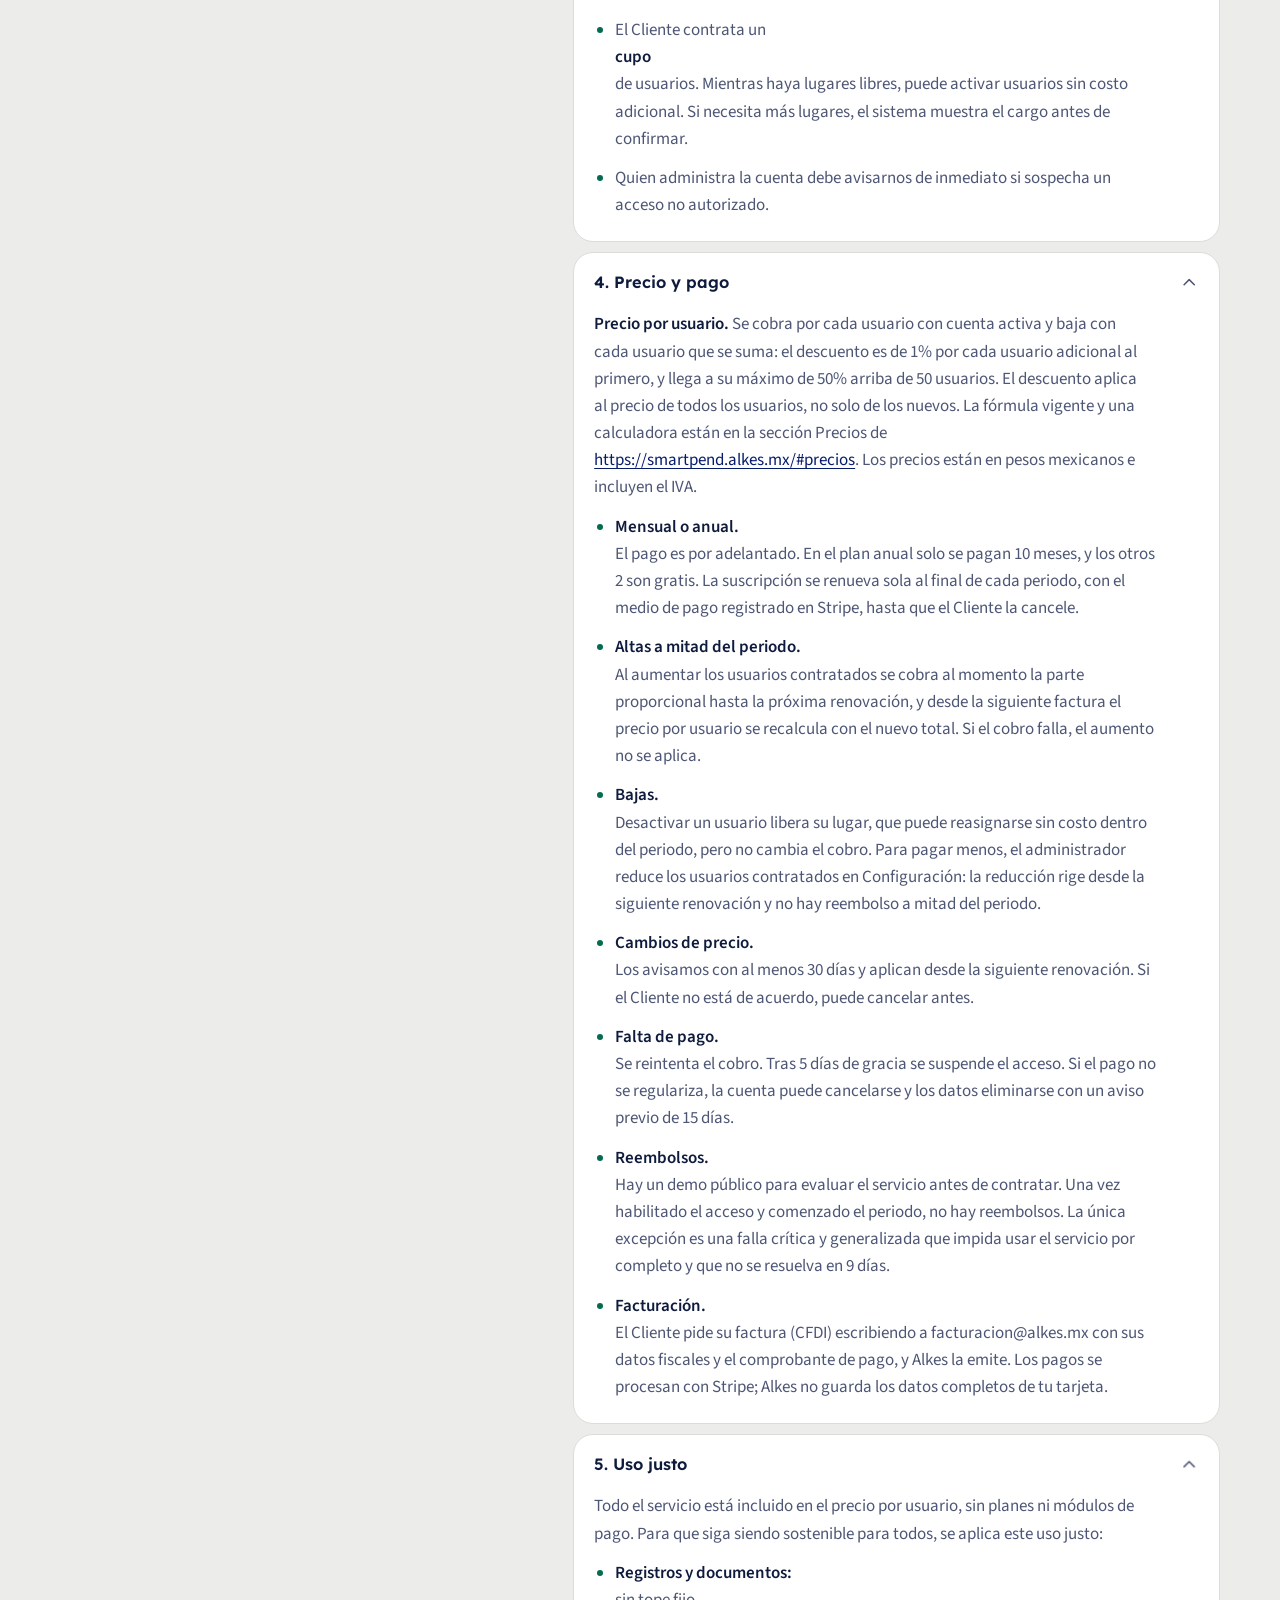
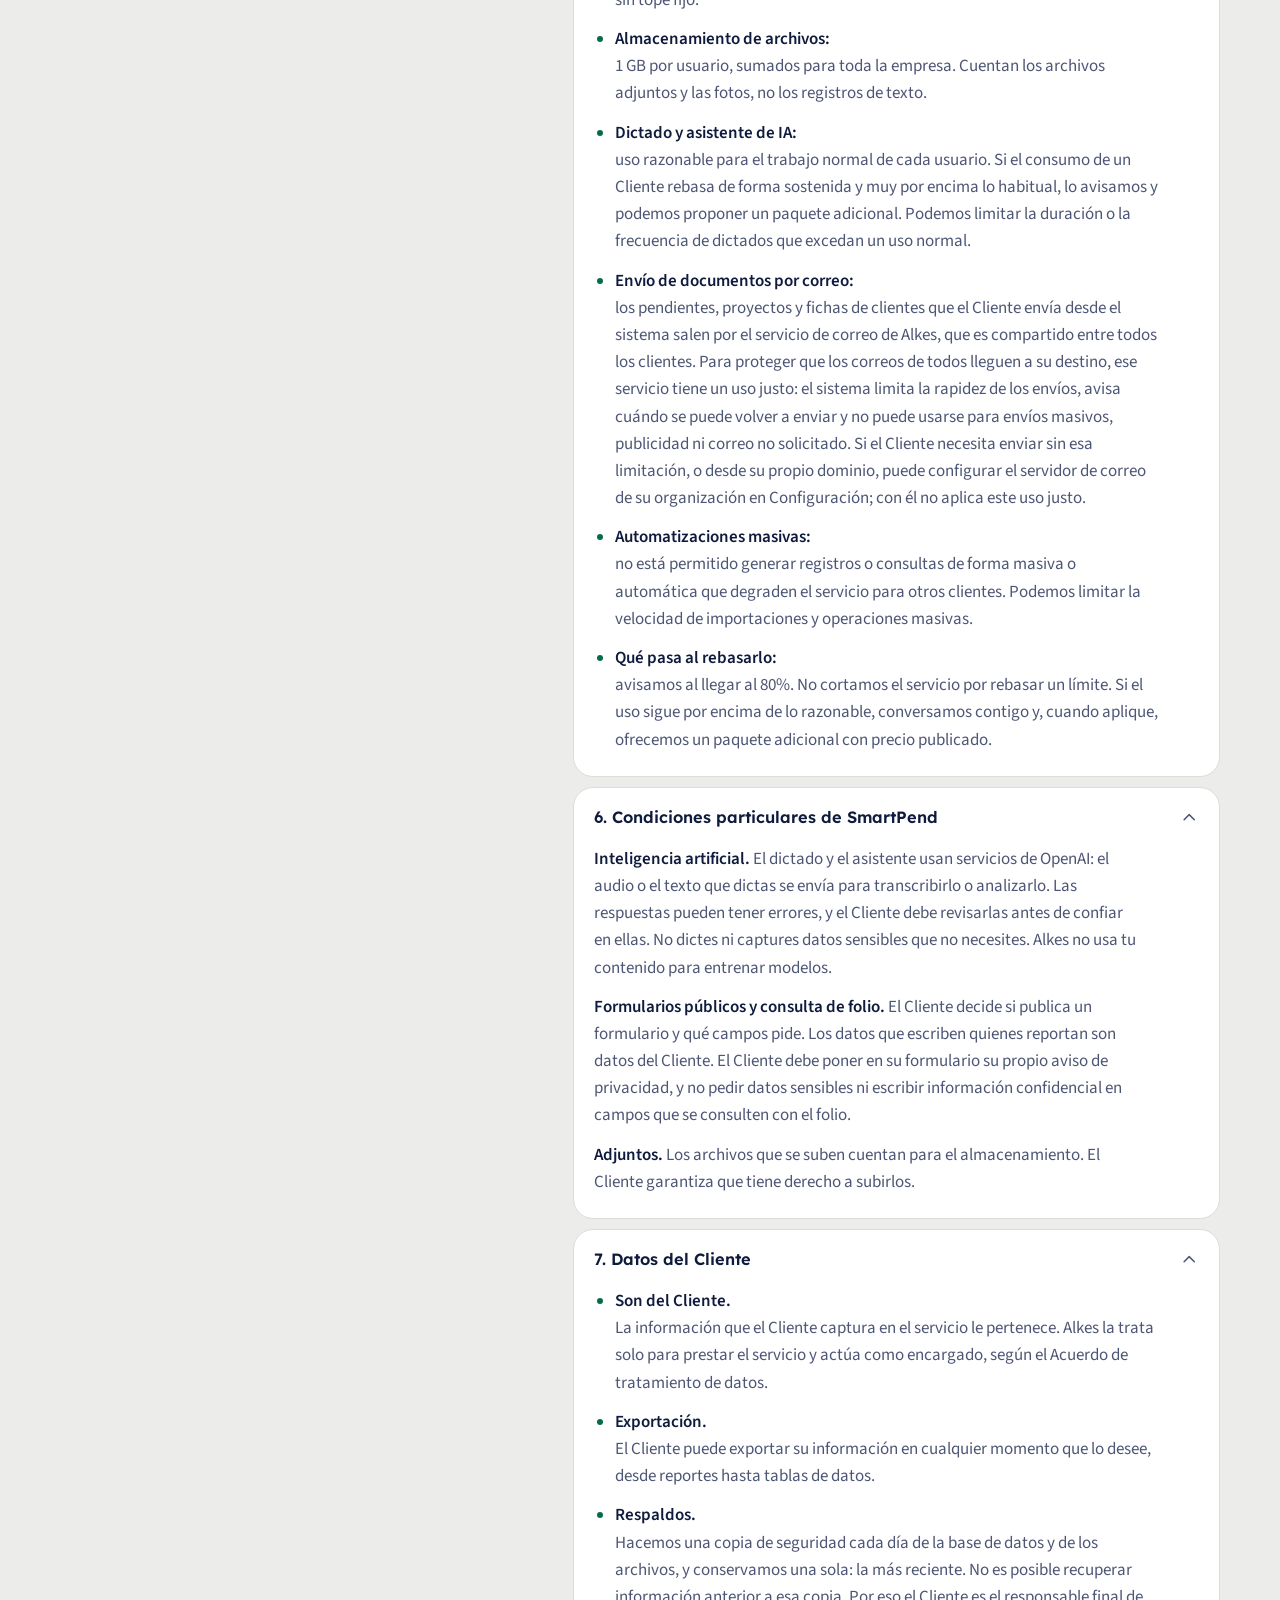
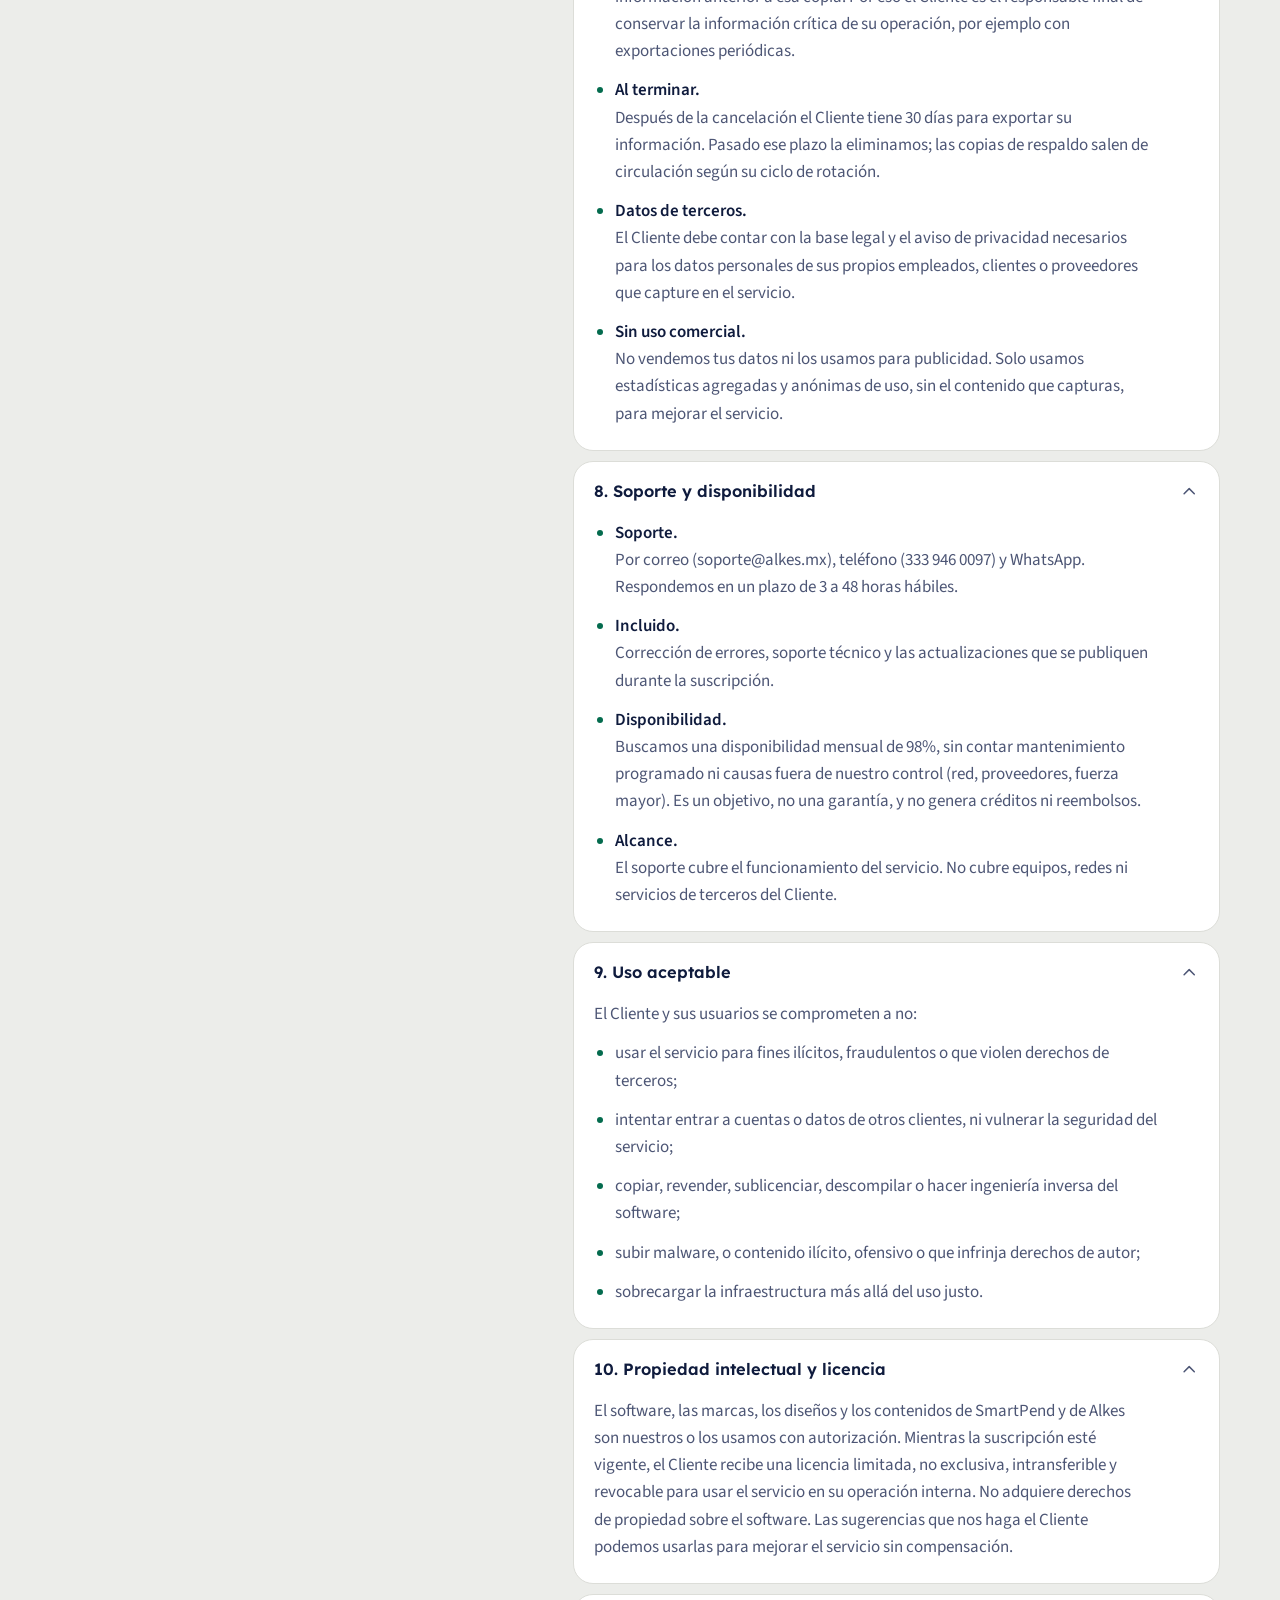
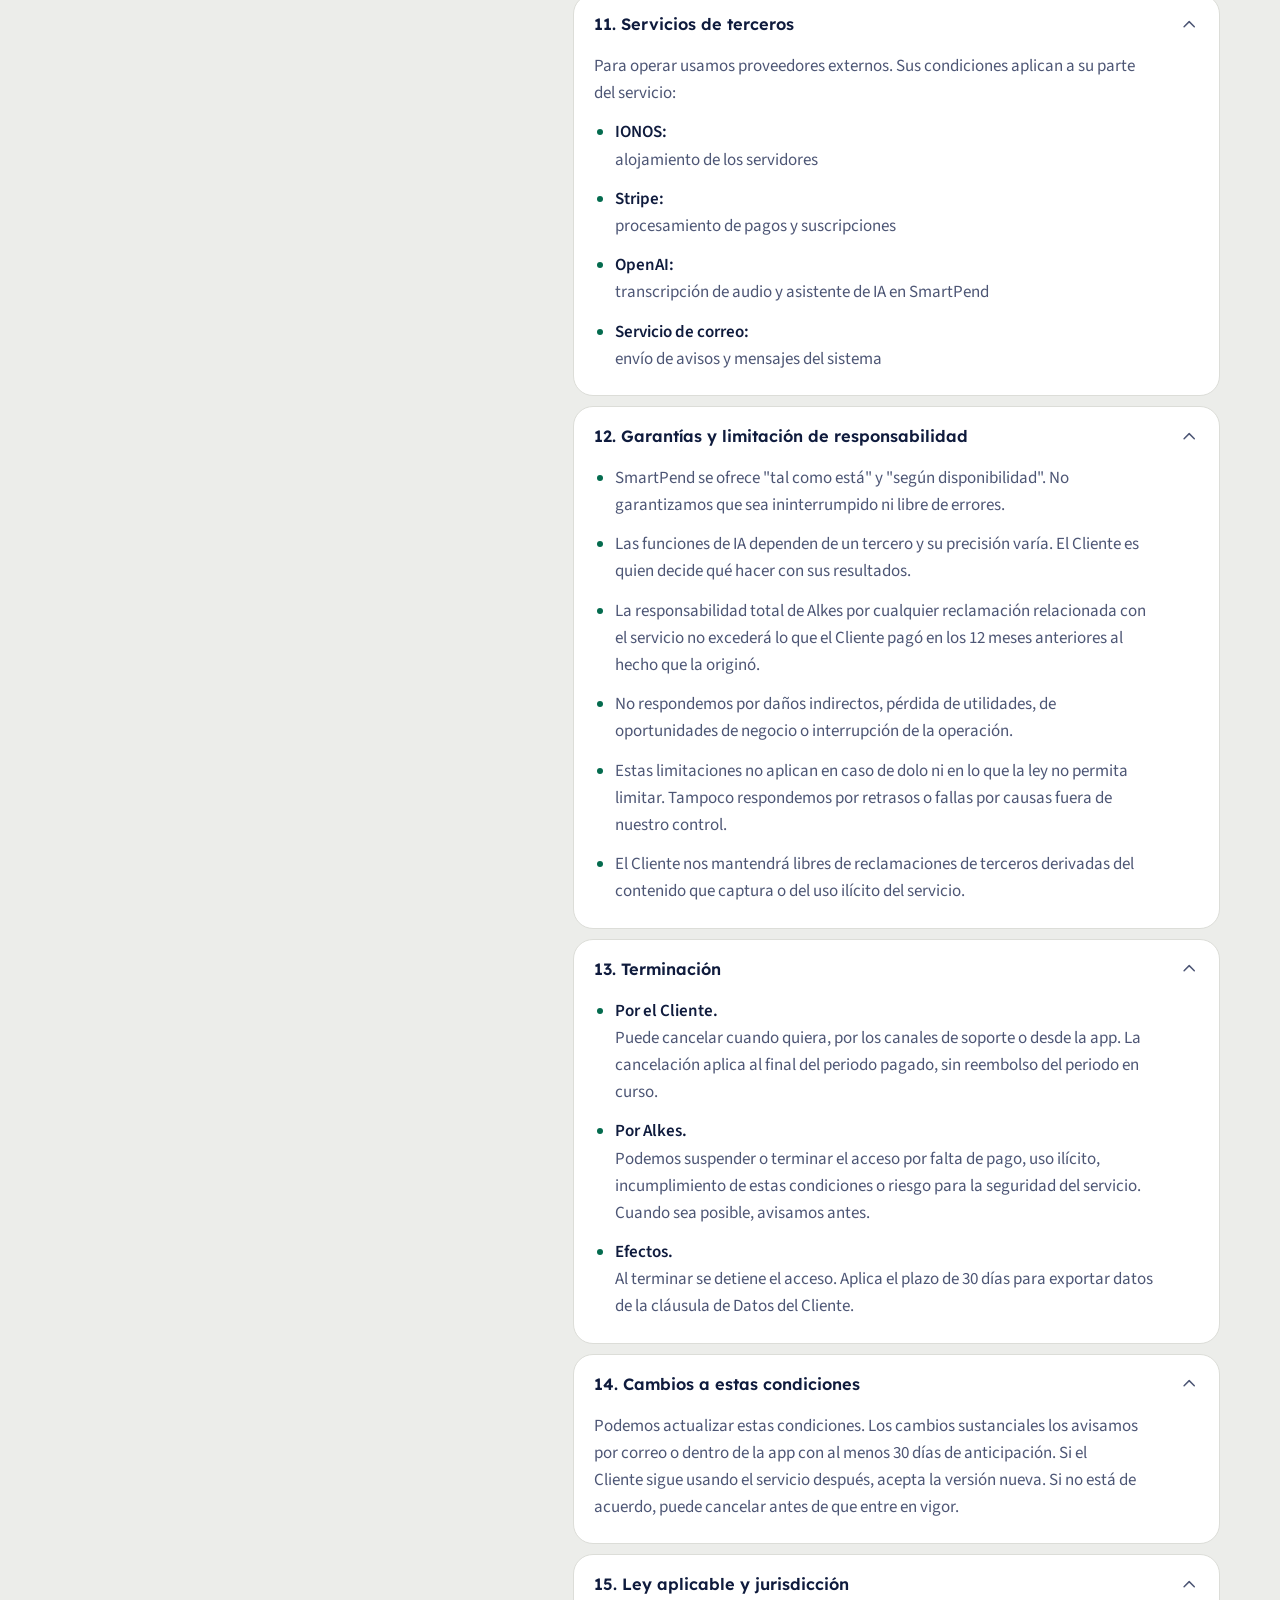
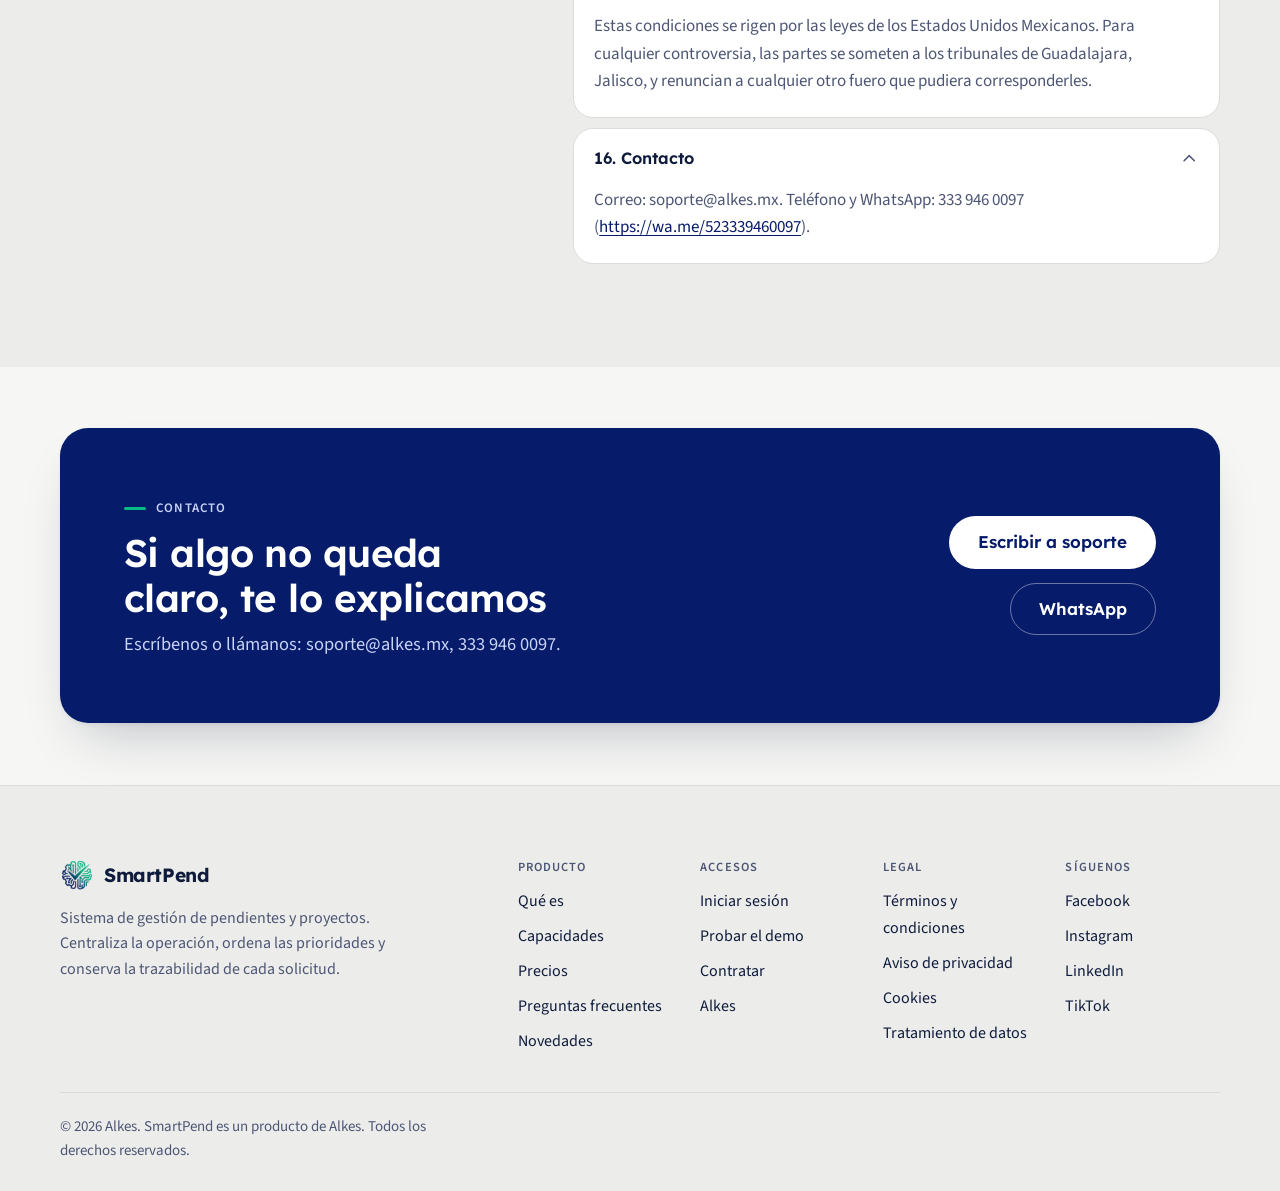
<file: terminos.html>
<!doctype html>
<html lang="es" class="no-js">
<head>
<meta charset="utf-8">
<meta name="viewport" content="width=device-width, initial-scale=1, viewport-fit=cover">
<title>Términos y condiciones de SmartPend | SmartPend</title>
<meta name="description" content="Términos y condiciones de uso, pago y uso justo de SmartPend, un servicio de Alkes.">
<meta name="author" content="Alkes">
<meta name="theme-color" content="#061c6b">
<link rel="canonical" href="https://smartpend.alkes.mx/terminos.html">
<link rel="icon" href="/assets/img/favicon.ico" type="image/x-icon">
<link rel="apple-touch-icon" href="/assets/img/apple-touch-icon.png">
<link rel="preload" href="/assets/fonts/lexend-latin.woff2" as="font" type="font/woff2" crossorigin>
<link rel="preload" href="/assets/fonts/source-sans-3-latin.woff2" as="font" type="font/woff2" crossorigin>
<link rel="stylesheet" href="/assets/css/smartpend.css">
<link rel="stylesheet" href="/assets/css/legal.css">
<script>
(function () {
    var r = document.documentElement;
    r.className = r.className.replace('no-js', 'js');
    try {
        var t = localStorage.getItem('tema');
        if (t === 'dark' || t === 'light') { r.setAttribute('data-theme', t); }
    } catch (e) {}
})();
</script>
</head>
<body>
<a class="skip" href="#main">Saltar al contenido</a>
<header class="nav" id="nav">
    <div class="container nav__in">
        <a class="brand" href="/#inicio"><img class="logo logo--claro" src="/assets/img/logo.png" alt="" width="34" height="34"><img class="logo logo--oscuro" src="/assets/img/logo-blanco.png" alt="" width="34" height="34"><span>SmartPend</span></a>
        <a class="brand__by" href="https://alkes.mx">por <strong>Alkes</strong></a>
        <nav class="nav__links" aria-label="Secciones">
            <a class="nav__link" href="/#producto">Producto</a>
            <a class="nav__link" href="/#capacidades">Capacidades</a>
            <a class="nav__link" href="/#precios">Precios</a>
            <a class="nav__link" href="/#preguntas">Preguntas</a>
            <a class="nav__link" href="/#novedades">Novedades</a>
            <a class="nav__link" href="/#contacto">Contacto</a>
        </nav>
        <div class="nav__actions">
            <button class="theme-toggle" type="button" data-theme-toggle aria-label="Cambiar tema"><svg class="i-moon" viewBox="0 0 24 24" fill="none" stroke="currentColor" stroke-width="1.75" stroke-linecap="round" stroke-linejoin="round" aria-hidden="true" focusable="false"><path d="M21 12.8A9 9 0 1 1 11.2 3a7 7 0 0 0 9.8 9.8Z"/></svg><svg class="i-sun" viewBox="0 0 24 24" fill="none" stroke="currentColor" stroke-width="1.75" stroke-linecap="round" stroke-linejoin="round" aria-hidden="true" focusable="false"><circle cx="12" cy="12" r="4"/><path d="M12 2v2M12 20v2M4.9 4.9l1.4 1.4M17.7 17.7l1.4 1.4M2 12h2M20 12h2M4.9 19.1l1.4-1.4M17.7 6.3l1.4-1.4"/></svg><span class="theme-toggle__label"></span></button>            <a class="btn btn--line btn--sm" href="https://app.smartpend.alkes.mx">Iniciar sesión</a>
            <a class="btn btn--primary btn--sm" href="/#precios">Ver precios</a>
        </div>
        <button class="nav__burger" type="button" id="navToggle" aria-expanded="false" aria-controls="navPanel" aria-label="Abrir menú">
            <svg class="i-menu" viewBox="0 0 24 24" fill="none" stroke="currentColor" stroke-width="1.75" stroke-linecap="round" stroke-linejoin="round" aria-hidden="true" focusable="false"><path d="M4 7h16M4 12h16M4 17h16"/></svg><svg class="i-close" viewBox="0 0 24 24" fill="none" stroke="currentColor" stroke-width="1.75" stroke-linecap="round" stroke-linejoin="round" aria-hidden="true" focusable="false"><path d="M18 6 6 18M6 6l12 12"/></svg>        </button>
    </div>
    <div class="nav__panel container" id="navPanel">
        <a class="nav__link" href="/#producto">Producto</a>
        <a class="nav__link" href="/#capacidades">Capacidades</a>
        <a class="nav__link" href="/#precios">Precios</a>
        <a class="nav__link" href="/#preguntas">Preguntas</a>
        <a class="nav__link" href="/#novedades">Novedades</a>
        <a class="nav__link" href="/#contacto">Contacto</a>
        <a class="nav__link" href="/#ecosistema">Ecosistema Alkes</a>
        <div class="nav__panel-actions">
            <button class="theme-toggle" type="button" data-theme-toggle aria-label="Cambiar tema"><svg class="i-moon" viewBox="0 0 24 24" fill="none" stroke="currentColor" stroke-width="1.75" stroke-linecap="round" stroke-linejoin="round" aria-hidden="true" focusable="false"><path d="M21 12.8A9 9 0 1 1 11.2 3a7 7 0 0 0 9.8 9.8Z"/></svg><svg class="i-sun" viewBox="0 0 24 24" fill="none" stroke="currentColor" stroke-width="1.75" stroke-linecap="round" stroke-linejoin="round" aria-hidden="true" focusable="false"><circle cx="12" cy="12" r="4"/><path d="M12 2v2M12 20v2M4.9 4.9l1.4 1.4M17.7 17.7l1.4 1.4M2 12h2M20 12h2M4.9 19.1l1.4-1.4M17.7 6.3l1.4-1.4"/></svg><span class="theme-toggle__label"></span></button>            <a class="btn btn--line" href="https://app.smartpend.alkes.mx">Iniciar sesión</a>
            <a class="btn btn--primary" href="/#precios">Ver precios</a>
        </div>
    </div>
</header>
<main id="main">
<section class="section section--tight">
    <div class="container">
        <header class="head" data-reveal>
            <p class="eyebrow">Legal</p>
            <h1>Términos y condiciones de SmartPend</h1>
            <p class="lede">SmartPend es un servicio de Alkes. Última actualización: 13 de octubre de 2026</p>
            
            <div class="row legal__row">
                <a class="btn btn--line" href="/privacidad.html">Aviso de privacidad</a>
                <a class="link" href="/cookies.html">Aviso de cookies<svg viewBox="0 0 24 24" fill="none" stroke="currentColor" stroke-width="1.75" stroke-linecap="round" stroke-linejoin="round" aria-hidden="true" focusable="false"><path d="M5 12h14M13 6l6 6-6 6"/></svg></a>
            </div>
        </header>
    </div>
</section>
<section class="section section--sunken">
    <div class="container">
        <div class="faq">
            <div class="faq__intro" data-reveal>
                <p class="eyebrow">Contenido</p>
                <h2>16 apartados</h2>
                <p class="muted">Puedes cerrar los que no necesites. Si tienes una duda, escribe a <a href="mailto:soporte@alkes.mx">soporte@alkes.mx</a>.</p>
            </div>
            <div class="faq__list" data-reveal>
                <details class="disc" open>
                    <summary class="disc__sum"><span class="disc__t">1. Quién contrata y aceptación</span><svg class="disc__chev" viewBox="0 0 24 24" fill="none" stroke="currentColor" stroke-width="1.75" stroke-linecap="round" stroke-linejoin="round" aria-hidden="true" focusable="false"><path d="m6 9 6 6 6-6"/></svg></summary>
                    <div class="disc__body"><p>Estas condiciones regulan el uso de SmartPend (<a href="https://smartpend.alkes.mx">https://smartpend.alkes.mx</a>) entre Alkes, software y soluciones TI, con domicilio en Guadalajara, Jalisco, México, y la persona física con actividad empresarial o la persona moral que lo contrata (el <strong>Cliente</strong>). SmartPend es para uso empresarial o profesional, no para consumo personal.</p>
<p>Al crear una cuenta, contratar o usar el servicio, el Cliente y las personas que lo usan aceptan estas condiciones, el <a href="/privacidad.html">Aviso de privacidad</a> y el <a href="/encargo-de-datos.html">Acuerdo de tratamiento de datos</a>. Quien acepta a nombre de una organización declara tener facultades para hacerlo.</p></div>
                </details>
                <details class="disc" open>
                    <summary class="disc__sum"><span class="disc__t">2. El servicio</span><svg class="disc__chev" viewBox="0 0 24 24" fill="none" stroke="currentColor" stroke-width="1.75" stroke-linecap="round" stroke-linejoin="round" aria-hidden="true" focusable="false"><path d="m6 9 6 6 6-6"/></svg></summary>
                    <div class="disc__body"><p>SmartPend es un sistema para registrar y dar seguimiento a pendientes y proyectos: cada solicitud tiene folio, responsable, estado e historial, y quien reporta puede consultar su folio sin llamar.</p>
<p><strong>Incluye:</strong></p>
<ul><li>Pendientes y proyectos con folio, asignación, estados, etiquetas, seguidores y avisos.</li><li>Formularios públicos para que tus clientes reporten sin cuenta.</li><li>Dictado por voz y asistente de IA para crear y proponer pendientes.</li><li>Reportes exportables, soporte, mantenimiento y actualizaciones.</li></ul>
<p>Se usa desde el navegador. No hay nada que instalar en servidores propios.</p></div>
                </details>
                <details class="disc" open>
                    <summary class="disc__sum"><span class="disc__t">3. Cuentas, usuarios y cupo</span><svg class="disc__chev" viewBox="0 0 24 24" fill="none" stroke="currentColor" stroke-width="1.75" stroke-linecap="round" stroke-linejoin="round" aria-hidden="true" focusable="false"><path d="m6 9 6 6 6-6"/></svg></summary>
                    <div class="disc__body"><ul><li><strong>Usuario</strong> es la persona con una cuenta activa en SmartPend. Cada usuario con cuenta activa cuenta para el cupo, sin importar su rol.</li><li>Cada cuenta es personal e intransferible. No se comparten contraseñas ni NIP.</li><li>El administrador del Cliente da de alta y de baja a los usuarios, asigna roles y permisos, y responde por su equipo y por lo que se captura en sus cuentas.</li><li>El Cliente contrata un <strong>cupo</strong> de usuarios. Mientras haya lugares libres, puede activar usuarios sin costo adicional. Si necesita más lugares, el sistema muestra el cargo antes de confirmar.</li><li>Quien administra la cuenta debe avisarnos de inmediato si sospecha un acceso no autorizado.</li></ul></div>
                </details>
                <details class="disc" open>
                    <summary class="disc__sum"><span class="disc__t">4. Precio y pago</span><svg class="disc__chev" viewBox="0 0 24 24" fill="none" stroke="currentColor" stroke-width="1.75" stroke-linecap="round" stroke-linejoin="round" aria-hidden="true" focusable="false"><path d="m6 9 6 6 6-6"/></svg></summary>
                    <div class="disc__body"><p><strong>Precio por usuario.</strong> Se cobra por cada usuario con cuenta activa y baja con cada usuario que se suma: el descuento es de 1% por cada usuario adicional al primero, y llega a su máximo de 50% arriba de 50 usuarios. El descuento aplica al precio de todos los usuarios, no solo de los nuevos. La fórmula vigente y una calculadora están en la sección Precios de <a href="https://smartpend.alkes.mx/#precios">https://smartpend.alkes.mx/#precios</a>. Los precios están en pesos mexicanos e incluyen el IVA.</p>
<ul><li><strong>Mensual o anual.</strong> El pago es por adelantado. En el plan anual solo se pagan 10 meses, y los otros 2 son gratis. La suscripción se renueva sola al final de cada periodo, con el medio de pago registrado en Stripe, hasta que el Cliente la cancele.</li><li><strong>Altas a mitad del periodo.</strong> Al aumentar los usuarios contratados se cobra al momento la parte proporcional hasta la próxima renovación, y desde la siguiente factura el precio por usuario se recalcula con el nuevo total. Si el cobro falla, el aumento no se aplica.</li><li><strong>Bajas.</strong> Desactivar un usuario libera su lugar, que puede reasignarse sin costo dentro del periodo, pero no cambia el cobro. Para pagar menos, el administrador reduce los usuarios contratados en Configuración: la reducción rige desde la siguiente renovación y no hay reembolso a mitad del periodo.</li><li><strong>Cambios de precio.</strong> Los avisamos con al menos 30 días y aplican desde la siguiente renovación. Si el Cliente no está de acuerdo, puede cancelar antes.</li><li><strong>Falta de pago.</strong> Se reintenta el cobro. Tras 5 días de gracia se suspende el acceso. Si el pago no se regulariza, la cuenta puede cancelarse y los datos eliminarse con un aviso previo de 15 días.</li><li><strong>Reembolsos.</strong> Hay un demo público para evaluar el servicio antes de contratar. Una vez habilitado el acceso y comenzado el periodo, no hay reembolsos. La única excepción es una falla crítica y generalizada que impida usar el servicio por completo y que no se resuelva en 9 días.</li><li><strong>Facturación.</strong> El Cliente pide su factura (CFDI) escribiendo a facturacion@alkes.mx con sus datos fiscales y el comprobante de pago, y Alkes la emite. Los pagos se procesan con Stripe; Alkes no guarda los datos completos de tu tarjeta.</li></ul></div>
                </details>
                <details class="disc" open>
                    <summary class="disc__sum"><span class="disc__t">5. Uso justo</span><svg class="disc__chev" viewBox="0 0 24 24" fill="none" stroke="currentColor" stroke-width="1.75" stroke-linecap="round" stroke-linejoin="round" aria-hidden="true" focusable="false"><path d="m6 9 6 6 6-6"/></svg></summary>
                    <div class="disc__body"><p>Todo el servicio está incluido en el precio por usuario, sin planes ni módulos de pago. Para que siga siendo sostenible para todos, se aplica este uso justo:</p>
<ul><li><strong>Registros y documentos:</strong> sin tope fijo.</li><li><strong>Almacenamiento de archivos:</strong> 1 GB por usuario, sumados para toda la empresa. Cuentan los archivos adjuntos y las fotos, no los registros de texto.</li><li><strong>Dictado y asistente de IA:</strong> uso razonable para el trabajo normal de cada usuario. Si el consumo de un Cliente rebasa de forma sostenida y muy por encima lo habitual, lo avisamos y podemos proponer un paquete adicional. Podemos limitar la duración o la frecuencia de dictados que excedan un uso normal.</li><li><strong>Envío de documentos por correo:</strong> los pendientes, proyectos y fichas de clientes que el Cliente envía desde el sistema salen por el servicio de correo de Alkes, que es compartido entre todos los clientes. Para proteger que los correos de todos lleguen a su destino, ese servicio tiene un uso justo: el sistema limita la rapidez de los envíos, avisa cuándo se puede volver a enviar y no puede usarse para envíos masivos, publicidad ni correo no solicitado. Si el Cliente necesita enviar sin esa limitación, o desde su propio dominio, puede configurar el servidor de correo de su organización en Configuración; con él no aplica este uso justo.</li><li><strong>Automatizaciones masivas:</strong> no está permitido generar registros o consultas de forma masiva o automática que degraden el servicio para otros clientes. Podemos limitar la velocidad de importaciones y operaciones masivas.</li><li><strong>Qué pasa al rebasarlo:</strong> avisamos al llegar al 80%. No cortamos el servicio por rebasar un límite. Si el uso sigue por encima de lo razonable, conversamos contigo y, cuando aplique, ofrecemos un paquete adicional con precio publicado.</li></ul></div>
                </details>
                <details class="disc" open>
                    <summary class="disc__sum"><span class="disc__t">6. Condiciones particulares de SmartPend</span><svg class="disc__chev" viewBox="0 0 24 24" fill="none" stroke="currentColor" stroke-width="1.75" stroke-linecap="round" stroke-linejoin="round" aria-hidden="true" focusable="false"><path d="m6 9 6 6 6-6"/></svg></summary>
                    <div class="disc__body"><p><strong>Inteligencia artificial.</strong> El dictado y el asistente usan servicios de OpenAI: el audio o el texto que dictas se envía para transcribirlo o analizarlo. Las respuestas pueden tener errores, y el Cliente debe revisarlas antes de confiar en ellas. No dictes ni captures datos sensibles que no necesites. Alkes no usa tu contenido para entrenar modelos.</p>
<p><strong>Formularios públicos y consulta de folio.</strong> El Cliente decide si publica un formulario y qué campos pide. Los datos que escriben quienes reportan son datos del Cliente. El Cliente debe poner en su formulario su propio aviso de privacidad, y no pedir datos sensibles ni escribir información confidencial en campos que se consulten con el folio.</p>
<p><strong>Adjuntos.</strong> Los archivos que se suben cuentan para el almacenamiento. El Cliente garantiza que tiene derecho a subirlos.</p></div>
                </details>
                <details class="disc" open>
                    <summary class="disc__sum"><span class="disc__t">7. Datos del Cliente</span><svg class="disc__chev" viewBox="0 0 24 24" fill="none" stroke="currentColor" stroke-width="1.75" stroke-linecap="round" stroke-linejoin="round" aria-hidden="true" focusable="false"><path d="m6 9 6 6 6-6"/></svg></summary>
                    <div class="disc__body"><ul><li><strong>Son del Cliente.</strong> La información que el Cliente captura en el servicio le pertenece. Alkes la trata solo para prestar el servicio y actúa como encargado, según el Acuerdo de tratamiento de datos.</li><li><strong>Exportación.</strong> El Cliente puede exportar su información en cualquier momento que lo desee, desde reportes hasta tablas de datos.</li><li><strong>Respaldos.</strong> Hacemos una copia de seguridad cada día de la base de datos y de los archivos, y conservamos una sola: la más reciente. No es posible recuperar información anterior a esa copia. Por eso el Cliente es el responsable final de conservar la información crítica de su operación, por ejemplo con exportaciones periódicas.</li><li><strong>Al terminar.</strong> Después de la cancelación el Cliente tiene 30 días para exportar su información. Pasado ese plazo la eliminamos; las copias de respaldo salen de circulación según su ciclo de rotación.</li><li><strong>Datos de terceros.</strong> El Cliente debe contar con la base legal y el aviso de privacidad necesarios para los datos personales de sus propios empleados, clientes o proveedores que capture en el servicio.</li><li><strong>Sin uso comercial.</strong> No vendemos tus datos ni los usamos para publicidad. Solo usamos estadísticas agregadas y anónimas de uso, sin el contenido que capturas, para mejorar el servicio.</li></ul></div>
                </details>
                <details class="disc" open>
                    <summary class="disc__sum"><span class="disc__t">8. Soporte y disponibilidad</span><svg class="disc__chev" viewBox="0 0 24 24" fill="none" stroke="currentColor" stroke-width="1.75" stroke-linecap="round" stroke-linejoin="round" aria-hidden="true" focusable="false"><path d="m6 9 6 6 6-6"/></svg></summary>
                    <div class="disc__body"><ul><li><strong>Soporte.</strong> Por correo (soporte@alkes.mx), teléfono (333 946 0097) y WhatsApp. Respondemos en un plazo de 3 a 48 horas hábiles.</li><li><strong>Incluido.</strong> Corrección de errores, soporte técnico y las actualizaciones que se publiquen durante la suscripción.</li><li><strong>Disponibilidad.</strong> Buscamos una disponibilidad mensual de 98%, sin contar mantenimiento programado ni causas fuera de nuestro control (red, proveedores, fuerza mayor). Es un objetivo, no una garantía, y no genera créditos ni reembolsos.</li><li><strong>Alcance.</strong> El soporte cubre el funcionamiento del servicio. No cubre equipos, redes ni servicios de terceros del Cliente.</li></ul></div>
                </details>
                <details class="disc" open>
                    <summary class="disc__sum"><span class="disc__t">9. Uso aceptable</span><svg class="disc__chev" viewBox="0 0 24 24" fill="none" stroke="currentColor" stroke-width="1.75" stroke-linecap="round" stroke-linejoin="round" aria-hidden="true" focusable="false"><path d="m6 9 6 6 6-6"/></svg></summary>
                    <div class="disc__body"><p>El Cliente y sus usuarios se comprometen a no:</p>
<ul><li>usar el servicio para fines ilícitos, fraudulentos o que violen derechos de terceros;</li><li>intentar entrar a cuentas o datos de otros clientes, ni vulnerar la seguridad del servicio;</li><li>copiar, revender, sublicenciar, descompilar o hacer ingeniería inversa del software;</li><li>subir malware, o contenido ilícito, ofensivo o que infrinja derechos de autor;</li><li>sobrecargar la infraestructura más allá del uso justo.</li></ul></div>
                </details>
                <details class="disc" open>
                    <summary class="disc__sum"><span class="disc__t">10. Propiedad intelectual y licencia</span><svg class="disc__chev" viewBox="0 0 24 24" fill="none" stroke="currentColor" stroke-width="1.75" stroke-linecap="round" stroke-linejoin="round" aria-hidden="true" focusable="false"><path d="m6 9 6 6 6-6"/></svg></summary>
                    <div class="disc__body"><p>El software, las marcas, los diseños y los contenidos de SmartPend y de Alkes son nuestros o los usamos con autorización. Mientras la suscripción esté vigente, el Cliente recibe una licencia limitada, no exclusiva, intransferible y revocable para usar el servicio en su operación interna. No adquiere derechos de propiedad sobre el software. Las sugerencias que nos haga el Cliente podemos usarlas para mejorar el servicio sin compensación.</p></div>
                </details>
                <details class="disc" open>
                    <summary class="disc__sum"><span class="disc__t">11. Servicios de terceros</span><svg class="disc__chev" viewBox="0 0 24 24" fill="none" stroke="currentColor" stroke-width="1.75" stroke-linecap="round" stroke-linejoin="round" aria-hidden="true" focusable="false"><path d="m6 9 6 6 6-6"/></svg></summary>
                    <div class="disc__body"><p>Para operar usamos proveedores externos. Sus condiciones aplican a su parte del servicio:</p>
<ul><li><strong>IONOS:</strong> alojamiento de los servidores</li><li><strong>Stripe:</strong> procesamiento de pagos y suscripciones</li><li><strong>OpenAI:</strong> transcripción de audio y asistente de IA en SmartPend</li><li><strong>Servicio de correo:</strong> envío de avisos y mensajes del sistema</li></ul></div>
                </details>
                <details class="disc" open>
                    <summary class="disc__sum"><span class="disc__t">12. Garantías y limitación de responsabilidad</span><svg class="disc__chev" viewBox="0 0 24 24" fill="none" stroke="currentColor" stroke-width="1.75" stroke-linecap="round" stroke-linejoin="round" aria-hidden="true" focusable="false"><path d="m6 9 6 6 6-6"/></svg></summary>
                    <div class="disc__body"><ul><li>SmartPend se ofrece "tal como está" y "según disponibilidad". No garantizamos que sea ininterrumpido ni libre de errores.</li><li>Las funciones de IA dependen de un tercero y su precisión varía. El Cliente es quien decide qué hacer con sus resultados.</li><li>La responsabilidad total de Alkes por cualquier reclamación relacionada con el servicio no excederá lo que el Cliente pagó en los 12 meses anteriores al hecho que la originó.</li><li>No respondemos por daños indirectos, pérdida de utilidades, de oportunidades de negocio o interrupción de la operación.</li><li>Estas limitaciones no aplican en caso de dolo ni en lo que la ley no permita limitar. Tampoco respondemos por retrasos o fallas por causas fuera de nuestro control.</li><li>El Cliente nos mantendrá libres de reclamaciones de terceros derivadas del contenido que captura o del uso ilícito del servicio.</li></ul></div>
                </details>
                <details class="disc" open>
                    <summary class="disc__sum"><span class="disc__t">13. Terminación</span><svg class="disc__chev" viewBox="0 0 24 24" fill="none" stroke="currentColor" stroke-width="1.75" stroke-linecap="round" stroke-linejoin="round" aria-hidden="true" focusable="false"><path d="m6 9 6 6 6-6"/></svg></summary>
                    <div class="disc__body"><ul><li><strong>Por el Cliente.</strong> Puede cancelar cuando quiera, por los canales de soporte o desde la app. La cancelación aplica al final del periodo pagado, sin reembolso del periodo en curso.</li><li><strong>Por Alkes.</strong> Podemos suspender o terminar el acceso por falta de pago, uso ilícito, incumplimiento de estas condiciones o riesgo para la seguridad del servicio. Cuando sea posible, avisamos antes.</li><li><strong>Efectos.</strong> Al terminar se detiene el acceso. Aplica el plazo de 30 días para exportar datos de la cláusula de Datos del Cliente.</li></ul></div>
                </details>
                <details class="disc" open>
                    <summary class="disc__sum"><span class="disc__t">14. Cambios a estas condiciones</span><svg class="disc__chev" viewBox="0 0 24 24" fill="none" stroke="currentColor" stroke-width="1.75" stroke-linecap="round" stroke-linejoin="round" aria-hidden="true" focusable="false"><path d="m6 9 6 6 6-6"/></svg></summary>
                    <div class="disc__body"><p>Podemos actualizar estas condiciones. Los cambios sustanciales los avisamos por correo o dentro de la app con al menos 30 días de anticipación. Si el Cliente sigue usando el servicio después, acepta la versión nueva. Si no está de acuerdo, puede cancelar antes de que entre en vigor.</p></div>
                </details>
                <details class="disc" open>
                    <summary class="disc__sum"><span class="disc__t">15. Ley aplicable y jurisdicción</span><svg class="disc__chev" viewBox="0 0 24 24" fill="none" stroke="currentColor" stroke-width="1.75" stroke-linecap="round" stroke-linejoin="round" aria-hidden="true" focusable="false"><path d="m6 9 6 6 6-6"/></svg></summary>
                    <div class="disc__body"><p>Estas condiciones se rigen por las leyes de los Estados Unidos Mexicanos. Para cualquier controversia, las partes se someten a los tribunales de Guadalajara, Jalisco, y renuncian a cualquier otro fuero que pudiera corresponderles.</p></div>
                </details>
                <details class="disc" open>
                    <summary class="disc__sum"><span class="disc__t">16. Contacto</span><svg class="disc__chev" viewBox="0 0 24 24" fill="none" stroke="currentColor" stroke-width="1.75" stroke-linecap="round" stroke-linejoin="round" aria-hidden="true" focusable="false"><path d="m6 9 6 6 6-6"/></svg></summary>
                    <div class="disc__body"><p>Correo: soporte@alkes.mx. Teléfono y WhatsApp: 333 946 0097 (<a href="https://wa.me/523339460097">https://wa.me/523339460097</a>).</p></div>
                </details>
            </div>
        </div>
    </div>
</section>
<section class="section section--tight">
    <div class="container">
        <div class="cta" data-reveal>
            <div>
                <p class="eyebrow">Contacto</p>
                <h2>Si algo no queda claro, te lo explicamos</h2>
                <p class="lede">Escríbenos o llámanos: soporte@alkes.mx, 333 946 0097.</p>
            </div>
            <div class="cta__act">
                <a class="btn btn--cta btn--lg" href="mailto:soporte@alkes.mx">Escribir a soporte</a>
                <a class="btn btn--line btn--lg" href="https://wa.me/523339460097">WhatsApp</a>
            </div>
        </div>
    </div>
</section>
</main>
<footer class="footer">
    <div class="container footer__top">
        <div class="footer__brand">
            <span class="brand"><img class="logo logo--claro" src="/assets/img/logo.png" alt="" width="34" height="34"><img class="logo logo--oscuro" src="/assets/img/logo-blanco.png" alt="" width="34" height="34"><span>SmartPend</span></span>
            <p>Sistema de gestión de pendientes y proyectos. Centraliza la operación, ordena las prioridades y conserva la trazabilidad de cada solicitud.</p>
        </div>
        <div class="footer__cols">
            <div class="footer__col">
                <h2 class="footer__h">Producto</h2>
                <ul>
                    <li><a href="/#producto">Qué es</a></li>
                    <li><a href="/#capacidades">Capacidades</a></li>
                    <li><a href="/#precios">Precios</a></li>
                    <li><a href="/#preguntas">Preguntas frecuentes</a></li>
                    <li><a href="/#novedades">Novedades</a></li>
                </ul>
            </div>
            <div class="footer__col">
                <h2 class="footer__h">Accesos</h2>
                <ul>
                    <li><a href="https://app.smartpend.alkes.mx">Iniciar sesión</a></li>
                    <li><a href="https://app.smartpend.alkes.mx" data-open-demo>Probar el demo</a></li>
                    <li><a href="https://contratar.alkes.mx">Contratar</a></li>
                    <li><a href="https://alkes.mx">Alkes</a></li>
                </ul>
            </div>
            <div class="footer__col">
                <h2 class="footer__h">Legal</h2>
                <ul>
                    <li><a href="/terminos.html">Términos y condiciones</a></li>
                    <li><a href="/privacidad.html">Aviso de privacidad</a></li>
                    <li><a href="/cookies.html">Cookies</a></li>
                    <li><a href="/encargo-de-datos.html">Tratamiento de datos</a></li>
                </ul>
            </div>
            <div class="footer__col">
                <h2 class="footer__h">Síguenos</h2>
                <ul>
                                        <li><a href="https://www.facebook.com/alkes.mx" target="_blank" rel="noopener">Facebook</a></li>
                                        <li><a href="https://www.instagram.com/alkes.mx" target="_blank" rel="noopener">Instagram</a></li>
                                        <li><a href="https://www.linkedin.com/company/alkes-mx" target="_blank" rel="noopener">LinkedIn</a></li>
                                        <li><a href="https://www.tiktok.com/@alkes.mx" target="_blank" rel="noopener">TikTok</a></li>
                                    </ul>
            </div>
        </div>
    </div>
    <div class="container">
        <div class="footer__bot">
            <p>© 2026 Alkes. SmartPend es un producto de Alkes. Todos los derechos reservados.</p>
        </div>
    </div>
</footer>
<script src="/assets/js/smartpend.js" defer></script>
</body>
</html>
</file>
<file: assets/css/smartpend.css>
/* Fuentes autoalojadas (latin y latin-ext) */
@font-face{font-family:"IBM Plex Mono";font-style:normal;font-weight:400;font-display:swap;src:url(../fonts/plex-mono-latin-ext.woff2) format("woff2");unicode-range:U+0100-02BA,U+02BD-02C5,U+02C7-02CC,U+02CE-02D7,U+02DD-02FF,U+0304,U+0308,U+0329,U+1D00-1DBF,U+1E00-1E9F,U+1EF2-1EFF,U+2020,U+20A0-20AB,U+20AD-20C0,U+2113,U+2C60-2C7F,U+A720-A7FF}
@font-face{font-family:"IBM Plex Mono";font-style:normal;font-weight:400;font-display:swap;src:url(../fonts/plex-mono-latin.woff2) format("woff2");unicode-range:U+0000-00FF,U+0131,U+0152-0153,U+02BB-02BC,U+02C6,U+02DA,U+02DC,U+0304,U+0308,U+0329,U+2000-206F,U+20AC,U+2122,U+2191,U+2193,U+2212,U+2215,U+FEFF,U+FFFD}
@font-face{font-family:"Lexend";font-style:normal;font-weight:500 700;font-display:swap;src:url(../fonts/lexend-latin-ext.woff2) format("woff2");unicode-range:U+0100-02BA,U+02BD-02C5,U+02C7-02CC,U+02CE-02D7,U+02DD-02FF,U+0304,U+0308,U+0329,U+1D00-1DBF,U+1E00-1E9F,U+1EF2-1EFF,U+2020,U+20A0-20AB,U+20AD-20C0,U+2113,U+2C60-2C7F,U+A720-A7FF}
@font-face{font-family:"Lexend";font-style:normal;font-weight:500 700;font-display:swap;src:url(../fonts/lexend-latin.woff2) format("woff2");unicode-range:U+0000-00FF,U+0131,U+0152-0153,U+02BB-02BC,U+02C6,U+02DA,U+02DC,U+0304,U+0308,U+0329,U+2000-206F,U+20AC,U+2122,U+2191,U+2193,U+2212,U+2215,U+FEFF,U+FFFD}
@font-face{font-family:"Source Sans 3";font-style:normal;font-weight:400 600;font-display:swap;src:url(../fonts/source-sans-3-latin-ext.woff2) format("woff2");unicode-range:U+0100-02BA,U+02BD-02C5,U+02C7-02CC,U+02CE-02D7,U+02DD-02FF,U+0304,U+0308,U+0329,U+1D00-1DBF,U+1E00-1E9F,U+1EF2-1EFF,U+2020,U+20A0-20AB,U+20AD-20C0,U+2113,U+2C60-2C7F,U+A720-A7FF}
@font-face{font-family:"Source Sans 3";font-style:normal;font-weight:400 600;font-display:swap;src:url(../fonts/source-sans-3-latin.woff2) format("woff2");unicode-range:U+0000-00FF,U+0131,U+0152-0153,U+02BB-02BC,U+02C6,U+02DA,U+02DC,U+0304,U+0308,U+0329,U+2000-206F,U+20AC,U+2122,U+2191,U+2193,U+2212,U+2215,U+FEFF,U+FFFD}

/* ---------- Tokens ---------- */
:root{
  --bg:#F6F6F4; --surface:#FFFFFF; --sunken:#ECEDEA;
  --ink:#0F1B3D; --muted:#4D5675; --line:#DCDDD8;
  --navy:#061C6B; --on-navy:#FFFFFF; --soft-blue:#E8ECFA;
  --green:#07BA86; --green-text:#046B4E; --soft-green:#E3F6EE;
  --link:#061C6B;
  --cta-bg:#061C6B; --cta-fg:#FFFFFF; --cta-muted:#C9D3F5; --cta-btn:#FFFFFF; --cta-btn-ink:#061C6B;
  --sh-1:0 1px 2px rgb(15 27 61/.06),0 8px 24px -12px rgb(15 27 61/.14);
  --sh-2:0 2px 4px rgb(15 27 61/.05),0 28px 56px -24px rgb(15 27 61/.28);
  --r-sm:10px; --r-md:14px; --r-lg:20px; --r-xl:28px;
  --ease:cubic-bezier(.23,1,.32,1);
  --display:"Lexend","Helvetica Neue",Arial,sans-serif;
  --body:"Source Sans 3",system-ui,-apple-system,"Segoe UI",sans-serif;
  --mono:"IBM Plex Mono",ui-monospace,Menlo,Consolas,monospace;
  --ancho:1160px; --gutter:clamp(16px,4vw,32px);
  --seccion:clamp(56px,8vw,104px);
  --nav-h:68px;
  color-scheme:light;
}
@media (prefers-color-scheme:dark){
  :root:not([data-theme="light"]){
    --bg:#0E1320; --surface:#161C2E; --sunken:#0A0F1A; --ink:#EBEEF7; --muted:#A5AEC9; --line:#262D44;
    --navy:#C9D6FA; --on-navy:#061C6B; --soft-blue:#1B2442; --green-text:#5FD9B5; --soft-green:#0B2A22; --link:#9DB4F5;
    --cta-bg:#1B2442; --cta-fg:#EBEEF7; --cta-muted:#A5AEC9; --cta-btn:#C9D6FA; --cta-btn-ink:#061C6B;
    --sh-1:0 1px 2px rgb(0 0 0/.3),0 8px 24px -12px rgb(0 0 0/.5);
    --sh-2:0 2px 4px rgb(0 0 0/.3),0 28px 56px -24px rgb(0 0 0/.6);
    color-scheme:dark;
  }
}
:root[data-theme="dark"]{
  --bg:#0E1320; --surface:#161C2E; --sunken:#0A0F1A; --ink:#EBEEF7; --muted:#A5AEC9; --line:#262D44;
  --navy:#C9D6FA; --on-navy:#061C6B; --soft-blue:#1B2442; --green-text:#5FD9B5; --soft-green:#0B2A22; --link:#9DB4F5;
  --cta-bg:#1B2442; --cta-fg:#EBEEF7; --cta-muted:#A5AEC9; --cta-btn:#C9D6FA; --cta-btn-ink:#061C6B;
  --sh-1:0 1px 2px rgb(0 0 0/.3),0 8px 24px -12px rgb(0 0 0/.5);
  --sh-2:0 2px 4px rgb(0 0 0/.3),0 28px 56px -24px rgb(0 0 0/.6);
  color-scheme:dark;
}

/* ---------- Base ---------- */
*,*::before,*::after{box-sizing:border-box}
html{scroll-behavior:smooth;scroll-padding-top:calc(var(--nav-h) + 16px);-webkit-text-size-adjust:100%}
body{margin:0;background:var(--bg);color:var(--ink);font:400 17px/1.6 var(--body);-webkit-font-smoothing:antialiased;overflow-x:hidden}
img{max-width:100%;height:auto;display:block}
h1,h2,h3,h4{font-family:var(--display);margin:0;letter-spacing:-.015em;text-wrap:balance}
h1{font-size:clamp(2.1rem,3.4vw + .8rem,3.5rem);line-height:1.08;font-weight:600}
h2{font-size:clamp(1.65rem,2vw + 1rem,2.4rem);line-height:1.15;font-weight:600}
h3{font-size:1.2rem;line-height:1.3;font-weight:600}
p{margin:0;max-width:64ch;text-wrap:pretty}
a{color:var(--link);text-decoration-thickness:1px;text-underline-offset:3px}
ul{margin:0;padding:0;list-style:none}
em{font-style:normal;box-shadow:inset 0 -.2em 0 color-mix(in srgb,var(--green) 38%,transparent)}
.muted{color:var(--muted)}
.sr-only{position:absolute;width:1px;height:1px;overflow:hidden;clip:rect(0 0 0 0);white-space:nowrap}
.skip{position:absolute;left:16px;top:-80px;background:var(--navy);color:var(--on-navy);padding:10px 16px;border-radius:var(--r-md);z-index:100;transition:top 160ms var(--ease)}
.skip:focus{top:12px}
:focus-visible{outline:3px solid var(--link);outline-offset:3px;border-radius:6px}
.container{width:100%;max-width:calc(var(--ancho) + var(--gutter)*2);margin-inline:auto;padding-inline:var(--gutter)}
.section{padding-block:var(--seccion)}
.section--sunken{background:var(--sunken)}
.section--tight{padding-block:calc(var(--seccion)*.6)}
svg{width:1.25em;height:1.25em;flex:none}

/* Entrada suave: una por bloque, solo transform y opacity */
@media (prefers-reduced-motion:no-preference){
  .js [data-reveal]{opacity:0;transform:translateY(14px);transition:opacity 300ms var(--ease),transform 300ms var(--ease)}
  .js [data-reveal].is-in{opacity:1;transform:none}
}

/* ---------- Encabezado de sección ---------- */
.eyebrow{display:inline-flex;align-items:center;gap:10px;font:600 13px/1.2 var(--body);letter-spacing:.09em;text-transform:uppercase;color:var(--muted)}
.eyebrow::before{content:"";flex:none;width:22px;height:3px;border-radius:3px;background:var(--green)}
.head{display:flex;flex-direction:column;gap:14px;margin-bottom:clamp(28px,4vw,48px)}
.head p.lede{font-size:1.1875rem;color:var(--muted)}
.head--sub{margin-bottom:24px}

/* ---------- Botones ---------- */
.btn{display:inline-flex;align-items:center;justify-content:center;gap:8px;padding:13px 24px;border-radius:999px;font:600 16px/1.2 var(--display);text-decoration:none;border:1px solid transparent;cursor:pointer;white-space:nowrap;transition:transform 160ms var(--ease),background 160ms var(--ease),box-shadow 160ms var(--ease),border-color 160ms var(--ease)}
.btn:active{transform:scale(.97)}
.btn--primary{background:var(--navy);color:var(--on-navy);box-shadow:0 8px 20px -10px rgb(6 28 107/.55)}
.btn--line{background:transparent;color:var(--ink);border-color:var(--line);box-shadow:var(--sh-1)}
.btn--sm{padding:9px 18px;font-size:15px}
.btn--lg{padding:15px 28px;font-size:17px}
.btn--block{width:100%}
.btn--cta{background:var(--cta-btn);color:var(--cta-btn-ink)}
.link{display:inline-flex;align-items:center;gap:6px;font:600 16px var(--display);color:var(--link);text-decoration:none;padding:6px 4px}
.link svg{width:1.1em;height:1.1em;transition:transform 160ms var(--ease)}
@media (hover:hover) and (pointer:fine){
  .btn--primary:hover{box-shadow:0 12px 26px -10px rgb(6 28 107/.62);transform:translateY(-1px)}
  .btn--line:hover{background:var(--surface);border-color:var(--muted)}
  .link:hover{text-decoration:underline}.link:hover svg{transform:translateX(3px)}
}
.row{display:flex;flex-wrap:wrap;gap:12px 16px;align-items:center}

/* ---------- Píldoras y estados ---------- */
.pill{display:inline-flex;align-items:center;gap:6px;font:600 13px/1.2 var(--body);padding:5px 12px;border-radius:999px;background:var(--sunken);color:var(--muted)}
.pill--azul{background:var(--soft-blue);color:var(--link)}
.pill--verde{background:var(--soft-green);color:var(--green-text)}

/* ---------- Barra superior ---------- */
.nav{position:sticky;top:env(safe-area-inset-top,0px);z-index:50;background:color-mix(in srgb,var(--bg) 82%,transparent);border-bottom:1px solid transparent;transition:border-color 200ms var(--ease),box-shadow 200ms var(--ease)}
@supports (backdrop-filter:blur(1px)){.nav{backdrop-filter:blur(14px) saturate(1.3);-webkit-backdrop-filter:blur(14px) saturate(1.3)}}
@supports not (backdrop-filter:blur(1px)){.nav{background:var(--bg)}}
.nav.is-stuck{border-bottom-color:var(--line);box-shadow:0 8px 24px -16px rgb(15 27 61/.18)}
.nav__in{display:flex;align-items:center;gap:20px;min-height:var(--nav-h)}
.brand{display:inline-flex;flex:none;align-items:center;gap:10px;font:700 1.2rem var(--display);color:var(--ink);text-decoration:none;letter-spacing:-.02em}
.brand__by{flex:none;font:400 14px var(--body);color:var(--muted);text-decoration:none;white-space:nowrap}
.brand__by strong{font-weight:600;color:var(--ink)}
.logo{border-radius:9px}
.logo--oscuro{display:none}
:root[data-theme="dark"] .logo--claro{display:none}
:root[data-theme="dark"] .logo--oscuro{display:block}
@media (prefers-color-scheme:dark){
  :root:not([data-theme="light"]) .logo--claro{display:none}
  :root:not([data-theme="light"]) .logo--oscuro{display:block}
}
.nav__links{display:none;gap:2px;margin-left:auto}
.nav__link{font:500 15px var(--display);color:var(--muted);text-decoration:none;padding:8px 12px;border-radius:999px;transition:background 160ms var(--ease),color 160ms var(--ease)}
.nav__link[aria-current="true"]{color:var(--ink);background:var(--sunken)}
@media (hover:hover) and (pointer:fine){.nav__link:hover{color:var(--ink);background:var(--sunken)}}
.nav__actions{display:none;align-items:center;gap:8px}
.nav__burger{margin-left:auto;display:grid;place-items:center;width:44px;height:44px;border:1px solid var(--line);border-radius:999px;background:var(--surface);color:var(--ink);cursor:pointer}
.nav__burger .i-close,.nav__burger[aria-expanded="true"] .i-menu{display:none}
.nav__burger[aria-expanded="true"] .i-close{display:block}
.nav__panel{display:none;flex-direction:column;gap:4px;padding-block:8px 20px;border-top:1px solid var(--line);background:var(--bg);max-height:calc(100dvh - var(--nav-h));overflow-y:auto}
.nav__panel.is-open{display:flex}
.nav__panel .nav__link{font-size:17px;padding:12px 14px}
.nav__panel-actions{display:flex;flex-wrap:wrap;gap:10px;margin-top:10px}
@media (min-width:1120px){
  .nav__links,.nav__actions{display:flex}
  .nav__burger,.nav__panel,.nav__panel.is-open{display:none}
  .nav__actions{margin-left:8px}
}
.theme-toggle{display:inline-grid;place-items:center;width:40px;height:40px;border:1px solid var(--line);border-radius:999px;background:var(--surface);color:var(--ink);cursor:pointer}
.theme-toggle .i-sun{display:none}
:root[data-theme="dark"] .theme-toggle .i-moon{display:none}
:root[data-theme="dark"] .theme-toggle .i-sun{display:block}
@media (prefers-color-scheme:dark){
  :root:not([data-theme="light"]) .theme-toggle .i-moon{display:none}
  :root:not([data-theme="light"]) .theme-toggle .i-sun{display:block}
}
.theme-toggle__label{position:absolute;width:1px;height:1px;overflow:hidden;clip:rect(0 0 0 0)}
.nav__panel .theme-toggle{width:auto;height:44px;padding-inline:16px;gap:8px;display:inline-flex;align-items:center}
.nav__panel .theme-toggle__label{position:static;width:auto;height:auto;clip:auto;font:500 15px var(--display)}

/* ---------- Ventana de navegador ---------- */
.win{margin:0;border:1px solid var(--line);border-radius:var(--r-xl);background:var(--surface);box-shadow:var(--sh-2);overflow:hidden}
.win__bar{display:flex;align-items:center;gap:12px;padding:12px 16px;background:var(--sunken);border-bottom:1px solid var(--line)}
.win__dots{display:flex;gap:7px}
.win__dots i{width:11px;height:11px;border-radius:50%;background:var(--line);display:block}
.win__url{font:400 12.5px var(--mono);color:var(--muted);background:var(--surface);border-radius:999px;padding:3px 12px;min-width:0;overflow:hidden;text-overflow:ellipsis;white-space:nowrap}
.win__shot{aspect-ratio:var(--ar);background:var(--sunken)}
.win__shot img{width:100%;height:100%;object-fit:cover}
.win__falta{display:grid;place-content:center;gap:6px;height:100%;padding:24px;text-align:center;color:var(--muted)}
[data-tema-img="oscuro"]{display:none}
:root[data-theme="dark"] [data-tema-img="claro"]{display:none}
:root[data-theme="dark"] [data-tema-img="oscuro"]{display:block}
@media (prefers-color-scheme:dark){
  :root:not([data-theme="light"]) [data-tema-img="claro"]{display:none}
  :root:not([data-theme="light"]) [data-tema-img="oscuro"]{display:block}
}
.cap{margin-top:12px;font-size:15px;color:var(--muted)}

/* ---------- Hero ---------- */
.hero{padding-block:clamp(32px,6vw,72px) calc(var(--seccion)*.45)}
.hero__grid{display:grid;gap:clamp(32px,5vw,64px);align-items:center}
@media (min-width:940px){.hero__grid{grid-template-columns:1.02fr 1fr}}
.hero__body{display:flex;flex-direction:column;gap:22px}
.hero__body .lede{font-size:clamp(1.1rem,.5vw + 1rem,1.3rem);color:var(--muted);max-width:52ch}
.hero__facts{display:flex;flex-wrap:wrap;gap:8px 22px;color:var(--muted);font-size:15.5px}
.hero__facts li{display:inline-flex;align-items:center;gap:8px}
.hero__facts svg{color:var(--green-text)}
.hero__aside{display:flex;flex-direction:column;gap:14px;min-width:0}
.panel{padding:18px 18px 20px;display:flex;flex-direction:column;gap:16px}
.panel__title{display:flex;align-items:center;justify-content:space-between;gap:12px}
.panel__h{font:600 1.05rem var(--display)}
.rows{display:flex;flex-direction:column;gap:8px}
.prow{display:grid;grid-template-columns:auto 1fr auto;align-items:center;gap:12px;padding:12px 14px;border:1px solid var(--line);border-radius:var(--r-md);background:var(--bg)}
.prow__dot{width:10px;height:10px;border-radius:50%;background:var(--line);border:2px solid var(--muted)}
.prow__dot--on{background:var(--green);border-color:var(--green)}
.prow__dot--busy{background:var(--soft-blue);border-color:var(--link)}
.prow__name{display:flex;flex-direction:column;min-width:0;font-weight:600;line-height:1.3}
.prow__name small{font:400 12.5px var(--mono);color:var(--muted)}
.kpis{display:grid;grid-template-columns:repeat(3,1fr);gap:10px}
.kpi{background:var(--sunken);border-radius:var(--r-md);padding:12px 14px;display:flex;flex-direction:column}
.kpi b{font:600 1.6rem/1.1 var(--display);font-variant-numeric:tabular-nums}
.kpi span{font-size:13.5px;color:var(--muted)}
.hero__note{display:flex;gap:12px;align-items:flex-start;color:var(--muted);font-size:15.5px}
.hero__note svg{color:var(--green-text);margin-top:3px}
.hero__note strong{display:block;color:var(--ink)}

/* ---------- Tarjetas ---------- */
.card{background:var(--surface);border:1px solid var(--line);border-radius:var(--r-xl);box-shadow:var(--sh-1);padding:clamp(22px,3vw,34px);display:flex;flex-direction:column;gap:12px}
.card--md{border-radius:var(--r-lg);padding:clamp(20px,2.4vw,28px)}
.card .eyebrow{margin-bottom:4px}
.mosaic{display:grid;gap:18px}
@media (min-width:860px){
  .mosaic{grid-template-columns:repeat(12,1fr);grid-auto-rows:auto}
  .mosaic .card--big{grid-column:span 7;grid-row:span 2;justify-content:center}
  .mosaic .card--md{grid-column:span 5}
}
.card--big h3{font-size:clamp(1.5rem,1.4vw + 1rem,2rem);line-height:1.18}
.card--big p+p{margin-top:2px}

/* ---------- Bloque con captura ---------- */
.split{display:grid;gap:clamp(28px,5vw,64px);align-items:center}
@media (min-width:900px){.split{grid-template-columns:1fr 1fr}.split--flip>:first-child{order:2}}
.split__body{display:flex;flex-direction:column;gap:16px;min-width:0}
.split__media{min-width:0}
.split__media--tall{max-width:380px;margin-inline:auto;width:100%}

/* Lista con icono */
.feat-list{display:flex;flex-direction:column;gap:16px;margin-top:6px}
.feat-list li{display:grid;grid-template-columns:44px 1fr;gap:14px;align-items:start}
.feat-list .ico{display:grid;place-items:center;width:44px;height:44px;border-radius:var(--r-md);background:var(--soft-blue);color:var(--link)}
.feat-list .ico svg{width:22px;height:22px}
.feat-list strong{display:block;font-weight:600;line-height:1.35}
.feat-list p{color:var(--muted);font-size:16px;margin-top:2px}

/* Palomitas */
.checks{display:flex;flex-direction:column;gap:12px}
.checks li{display:grid;grid-template-columns:24px 1fr;gap:12px;align-items:start}
.checks li::before{content:"";width:24px;height:24px;margin-top:1px;border-radius:50%;background:var(--soft-green) url("data:image/svg+xml,%3Csvg xmlns='http://www.w3.org/2000/svg' viewBox='0 0 24 24' fill='none' stroke='%2307BA86' stroke-width='3' stroke-linecap='round' stroke-linejoin='round'%3E%3Cpath d='M6 12.5l4 4 8-9'/%3E%3C/svg%3E") center/14px no-repeat}
.checks strong{font-weight:600}
.checks p{color:var(--muted);font-size:16px;margin-top:1px}

/* ---------- Pestañas de capacidades ---------- */
.tabs{display:flex;gap:6px;padding:5px;background:var(--sunken);border-radius:999px;overflow-x:auto;scroll-snap-type:x proximity;scrollbar-width:none;max-width:max-content;margin-bottom:clamp(24px,3vw,40px)}
.tabs::-webkit-scrollbar{display:none}
.tab{flex:none;scroll-snap-align:start;border:0;background:transparent;color:var(--muted);font:600 15px var(--display);padding:10px 20px;border-radius:999px;cursor:pointer;white-space:nowrap;transition:background 160ms var(--ease),color 160ms var(--ease),box-shadow 160ms var(--ease)}
.tab[aria-selected="true"]{background:var(--surface);color:var(--ink);box-shadow:var(--sh-1)}
@media (hover:hover) and (pointer:fine){.tab:hover{color:var(--ink)}}
.cap-panel[hidden]{display:none}
.no-js .cap-panel[hidden]{display:block}
.no-js .cap-panel+.cap-panel{margin-top:48px}
@media (prefers-reduced-motion:no-preference){.cap-panel:not([hidden]){animation:entra 240ms var(--ease)}}
@keyframes entra{from{opacity:0;transform:translateY(8px)}to{opacity:1;transform:none}}

/* ---------- Grupos de capacidades ---------- */
.group{margin-top:clamp(48px,6vw,80px);background:var(--surface);border:1px solid var(--line);border-radius:var(--r-xl);box-shadow:var(--sh-1);padding:clamp(22px,3vw,40px)}
.group h3{font-size:clamp(1.3rem,1vw + 1rem,1.6rem);margin-bottom:22px}
.items{display:grid;gap:22px 40px}
@media (min-width:760px){.items{grid-template-columns:1fr 1fr}}
@media (min-width:1080px){.items--3{grid-template-columns:repeat(3,1fr)}}
.item{display:grid;grid-template-columns:36px 1fr;gap:12px;align-items:start}
.item svg{width:24px;height:24px;margin-top:2px;color:var(--link)}
.item h4{font:600 1.05rem/1.35 var(--display);letter-spacing:-.01em}
.item p{color:var(--muted);font-size:16px;margin-top:3px}
.more{margin-top:26px;border-top:1px solid var(--line);padding-top:22px}
.more>summary{display:inline-flex;align-items:center;gap:8px;cursor:pointer;list-style:none;font:600 16px var(--display);color:var(--link);padding:8px 4px}
.more>summary::-webkit-details-marker{display:none}
.more>summary svg{transition:transform 200ms var(--ease)}
.more[open]>summary svg{transform:rotate(180deg)}
.more .items{margin-top:22px}

/* ---------- Por qué ---------- */
.why{display:grid;gap:clamp(28px,5vw,64px);align-items:start}
@media (min-width:900px){.why{grid-template-columns:1fr 1fr}}
.why h3{font-size:clamp(1.35rem,1vw + 1rem,1.7rem)}
.why__col{display:flex;flex-direction:column;gap:16px;min-width:0}
.facts{display:grid;gap:14px;margin-top:clamp(32px,5vw,56px);grid-template-columns:repeat(auto-fit,minmax(min(100%,230px),1fr))}
.fact{background:var(--surface);border:1px solid var(--line);border-radius:var(--r-lg);padding:20px 22px;box-shadow:var(--sh-1)}
.fact b{display:block;font:600 1.1rem/1.3 var(--display);margin-bottom:4px}
.fact span{color:var(--muted);font-size:16px}
.dif{margin-top:clamp(20px,3vw,32px);padding-top:clamp(20px,3vw,32px);border-top:1px solid var(--line);display:flex;flex-direction:column;gap:12px}
.dif p.lede{font-size:1.0625rem;color:var(--muted)}

/* Acordeones */
.disc{background:var(--surface);border:1px solid var(--line);border-radius:var(--r-lg);overflow:hidden}
.disc+.disc{margin-top:10px}
.disc__sum{display:flex;align-items:center;gap:12px;cursor:pointer;list-style:none;padding:16px 20px;font:600 1.02rem/1.35 var(--display);transition:background 160ms var(--ease)}
.disc__sum::-webkit-details-marker{display:none}
.disc__chev{margin-left:auto;transition:transform 200ms var(--ease);color:var(--muted)}
.disc[open]>.disc__sum .disc__chev{transform:rotate(180deg)}
.disc__t{flex:1;min-width:0}
.disc__sum .disc__chev{margin-left:0}
.disc__body{padding:0 20px 20px;color:var(--muted)}
.disc__body p{max-width:none}
.disc__v{font:400 13px var(--mono);background:var(--soft-blue);color:var(--link);padding:3px 10px;border-radius:999px;flex:none}
.disc__d{font:400 13px var(--mono);color:var(--muted);flex:none;white-space:nowrap}
.disc__group{font:600 12.5px/1.3 var(--body);letter-spacing:.09em;text-transform:uppercase;color:var(--muted);margin:18px 0 10px}
.disc__group:first-child{margin-top:4px}
.disc__body ul{display:flex;flex-direction:column;gap:12px}
.disc__body li strong{color:var(--ink);font-weight:600;display:block}
@media (max-width:640px){.disc__sum{flex-wrap:wrap}.disc__t{flex-basis:100%;order:3}.disc__chev{order:2;margin-left:auto}}
@media (hover:hover) and (pointer:fine){.disc__sum:hover{background:var(--sunken)}}

/* ---------- Planes ---------- */
.period{display:inline-flex;gap:2px;padding:4px;background:var(--sunken);border-radius:999px;margin-bottom:28px}
.period button{border:0;background:transparent;color:var(--muted);font:600 15px var(--display);padding:9px 20px;border-radius:999px;cursor:pointer;display:inline-flex;align-items:center;gap:8px;transition:background 160ms var(--ease),color 160ms var(--ease)}
.period button[aria-selected="true"]{background:var(--surface);color:var(--ink);box-shadow:var(--sh-1)}
.save{font:600 12px var(--body);background:var(--soft-green);color:var(--green-text);padding:2px 8px;border-radius:999px}
.plans{display:grid;gap:18px;grid-template-columns:repeat(auto-fit,minmax(min(100%,290px),1fr));align-items:stretch}
.plan{display:flex;flex-direction:column;gap:14px;background:var(--surface);border:1px solid var(--line);border-radius:var(--r-xl);box-shadow:var(--sh-1);padding:clamp(22px,2.6vw,32px)}
.plan--rec{border:2px solid var(--navy);box-shadow:var(--sh-2)}
.plan__head{display:flex;align-items:center;justify-content:space-between;gap:10px;min-height:38px}
.plan__name{font-size:1.25rem}
.plan__price{display:flex;align-items:baseline;gap:6px;flex-wrap:wrap}
.plan__cur{font:600 1.3rem var(--display)}
.plan__amt{font:700 clamp(2.4rem,2vw + 1.6rem,3.1rem)/1 var(--display);letter-spacing:-.03em;font-variant-numeric:tabular-nums}
.plan__per{color:var(--muted);font-size:15px}
.plan__note{color:var(--muted);font-size:15.5px;min-height:1.6em}
.plan__features{flex:1;margin-block:6px 10px;padding-top:16px;border-top:1px solid var(--line)}
.plan .btn{margin-top:auto}
.plan-foot{display:flex;flex-wrap:wrap;gap:10px 28px;margin-top:30px;color:var(--muted);font-size:16px}
.plan-foot li{display:inline-flex;align-items:center;gap:8px}
.plan-foot svg{color:var(--green-text)}

/* ---------- Preguntas frecuentes ---------- */
.faq{display:grid;gap:clamp(24px,4vw,56px);align-items:start}
@media (min-width:900px){.faq{grid-template-columns:5fr 7fr}.faq__intro{position:sticky;top:calc(var(--nav-h) + 24px)}}
.faq__intro{display:flex;flex-direction:column;gap:14px}
.faq__list .disc__sum{padding-block:18px}
.faq__list .disc__body{padding-bottom:22px;color:var(--muted)}

/* ---------- Confianza ---------- */
.tiles{display:grid;gap:16px;grid-template-columns:repeat(auto-fit,minmax(min(100%,240px),1fr))}
.tile{background:var(--surface);border:1px solid var(--line);border-radius:var(--r-lg);padding:22px;display:flex;flex-direction:column;gap:8px}
.tile svg{width:28px;height:28px;color:var(--link);margin-bottom:6px}
.tile p{color:var(--muted);font-size:16px}
.team{margin-top:20px;background:var(--surface);border:1px solid var(--line);border-radius:var(--r-xl);box-shadow:var(--sh-1);padding:clamp(24px,3vw,40px);display:grid;gap:22px;align-items:center}
@media (min-width:900px){.team{grid-template-columns:1.3fr 1fr}}
.team>div:first-child{display:flex;flex-direction:column;gap:10px}
.team h3{font-size:clamp(1.3rem,1vw + 1rem,1.6rem)}
.team p{color:var(--muted)}
.team__links{display:flex;flex-wrap:wrap;gap:10px}

/* ---------- Tecnología ---------- */
.tech{display:grid;gap:22px 36px;grid-template-columns:repeat(auto-fit,minmax(min(100%,230px),1fr))}
.tech>div{display:flex;flex-direction:column;gap:6px;padding-left:16px;border-left:3px solid var(--line)}
.tech svg{color:var(--link);width:24px;height:24px}
.tech p{color:var(--muted);font-size:16px}

/* ---------- Hoja de ruta ---------- */
.roadmap{display:grid;gap:14px;grid-template-columns:repeat(auto-fit,minmax(min(100%,270px),1fr))}
.roadmap__item{background:var(--surface);border:1px solid var(--line);border-radius:var(--r-lg);padding:20px 22px;display:flex;flex-direction:column;gap:6px}
.roadmap__item p{color:var(--muted);font-size:16px}
.notice{display:flex;gap:12px;align-items:flex-start;margin-top:18px;padding:16px 20px;border-radius:var(--r-lg);background:var(--soft-blue);color:var(--ink);font-size:15.5px}
.notice svg{color:var(--link);margin-top:2px}
.hist{margin-top:10px}
.hist>summary{display:inline-flex;align-items:center;gap:8px;cursor:pointer;list-style:none;font:600 16px var(--display);color:var(--link);padding:12px 4px}
.hist>summary::-webkit-details-marker{display:none}
.hist>summary svg{transition:transform 200ms var(--ease)}
.hist[open]>summary svg{transform:rotate(180deg)}
.narrow{max-width:860px}
.block{margin-top:clamp(40px,5vw,64px)}

/* ---------- Cierre ---------- */
.cta{background:var(--cta-bg);color:var(--cta-fg);border-radius:var(--r-xl);box-shadow:var(--sh-2);padding:clamp(28px,5vw,64px);display:grid;gap:28px;align-items:center}
@media (min-width:900px){.cta{grid-template-columns:1.4fr 1fr}}
.cta .eyebrow{color:var(--cta-muted)}
.cta p.lede{color:var(--cta-muted);font-size:1.15rem;margin-top:10px}
.cta h2{margin-top:12px}
.cta__act{display:flex;flex-direction:column;gap:14px;align-items:flex-start}
@media (min-width:900px){.cta__act{align-items:flex-end}}
.cta .btn--line{color:var(--cta-fg);border-color:color-mix(in srgb,var(--cta-fg) 40%,transparent);box-shadow:none}
.cta .link{color:var(--cta-fg)}
.cta :focus-visible{outline-color:var(--cta-fg)}

/* ---------- Contacto ---------- */
.contact{display:grid;gap:16px;grid-template-columns:repeat(auto-fit,minmax(min(100%,240px),1fr))}
.contact__item{display:flex;flex-direction:column;gap:4px;background:var(--surface);border:1px solid var(--line);border-radius:var(--r-lg);padding:22px;text-decoration:none;color:var(--ink);box-shadow:var(--sh-1);transition:transform 160ms var(--ease),border-color 160ms var(--ease)}
.contact__item svg{width:26px;height:26px;color:var(--link);margin-bottom:8px}
.contact__k{font:600 12.5px var(--body);letter-spacing:.09em;text-transform:uppercase;color:var(--muted)}
.contact__v{font:600 1.1rem var(--display);overflow-wrap:anywhere}
.contact__d{color:var(--muted);font-size:15.5px}
@media (hover:hover) and (pointer:fine){.contact__item:hover{transform:translateY(-2px);border-color:var(--muted)}}
.redes{display:flex;flex-wrap:wrap;gap:10px;margin-top:22px;align-items:center}
.redes__k{color:var(--muted);font-size:15.5px;margin-right:6px}
.redes a{display:inline-flex;align-items:center;gap:6px;font:500 15px var(--display);text-decoration:none;color:var(--ink);border:1px solid var(--line);background:var(--surface);padding:8px 16px;border-radius:999px;transition:border-color 160ms var(--ease)}
@media (hover:hover) and (pointer:fine){.redes a:hover{border-color:var(--muted)}}

/* ---------- Ecosistema ---------- */
.eco-grid{display:grid;gap:12px;grid-template-columns:repeat(auto-fit,minmax(min(100%,200px),1fr))}
.eco-card{display:flex;background:var(--surface);border:1px solid var(--line);border-radius:var(--r-lg);padding:18px 20px;text-decoration:none;color:var(--ink);transition:transform 160ms var(--ease),border-color 160ms var(--ease)}
.eco-card b{display:block;font:600 1.05rem var(--display)}
.eco-card span{color:var(--muted);font-size:15px}
.eco-card[aria-current="page"]{background:var(--soft-blue);border-color:transparent}
@media (hover:hover) and (pointer:fine){a.eco-card:hover{transform:translateY(-2px);border-color:var(--muted)}}

/* ---------- Pie ---------- */
.footer{background:var(--sunken);border-top:1px solid var(--line);padding-block:clamp(40px,6vw,72px) 28px}
.footer__top{display:grid;gap:36px}
@media (min-width:900px){.footer__top{grid-template-columns:1.2fr 2fr}}
.footer__brand{display:flex;flex-direction:column;gap:14px}
.footer__brand p{color:var(--muted);font-size:16px;max-width:44ch}
.footer__cols{display:grid;gap:28px;grid-template-columns:repeat(auto-fit,minmax(140px,1fr))}
.footer__h{font:600 12.5px var(--body);letter-spacing:.09em;text-transform:uppercase;color:var(--muted);margin:0 0 12px}
.footer__col ul{display:flex;flex-direction:column;gap:8px}
.footer__col a{color:var(--ink);text-decoration:none;font-size:16px}
@media (hover:hover) and (pointer:fine){.footer__col a:hover{text-decoration:underline}}
.footer__bot{display:flex;flex-wrap:wrap;justify-content:space-between;gap:10px 24px;margin-top:36px;padding-top:22px;border-top:1px solid var(--line);color:var(--muted);font-size:15px}
.footer__bot a{color:var(--muted)}

/* ---------- Diálogo del demo ---------- */
dialog{border:0;border-radius:var(--r-xl);padding:0;background:var(--surface);color:var(--ink);box-shadow:var(--sh-2);width:min(92vw,520px)}
dialog::backdrop{background:rgb(6 12 30/.55)}
.dlg{display:flex;flex-direction:column;gap:16px;padding:clamp(22px,4vw,34px)}
.dlg__creds{margin:0;display:grid;gap:10px}
.dlg__creds div{background:var(--sunken);border-radius:var(--r-md);padding:12px 16px}
.dlg__creds dt{font:600 12.5px var(--body);letter-spacing:.09em;text-transform:uppercase;color:var(--muted)}
.dlg__creds dd{margin:2px 0 0;font:400 1.05rem var(--mono);overflow-wrap:anywhere}
.dlg__foot{display:flex;flex-wrap:wrap;gap:10px;margin-top:6px}
@media (prefers-reduced-motion:no-preference){dialog[open]{animation:entra 220ms var(--ease)}}

/* ---------- Movimiento reducido ---------- */
@media (prefers-reduced-motion:reduce){
  html{scroll-behavior:auto}
  *,*::before,*::after{transition-duration:.01ms!important;animation-duration:.01ms!important}
}

/* SmartPend: tarifa por usuario, con calculadora */
.tarifa{display:grid;gap:18px;grid-template-columns:repeat(auto-fit,minmax(min(100%,340px),1fr));align-items:stretch}
.tarifa__card{background:var(--surface);border:1px solid var(--line);border-radius:var(--r-xl);box-shadow:var(--sh-1);padding:clamp(22px,2.6vw,32px);display:flex;flex-direction:column;gap:14px}
.tarifa__calc{border:2px solid var(--navy);box-shadow:var(--sh-2)}
.tarifa__calc[hidden]{display:none}
.tarifa__nota{color:var(--muted);font-size:15.5px;margin-top:auto}
.tarifa__lbl{font-weight:600}
.tarifa__in{font:600 1.4rem var(--display);font-variant-numeric:tabular-nums;color:var(--ink);background:var(--bg);border:1px solid var(--line);border-radius:var(--r-md);padding:12px 16px;width:100%;max-width:220px}
.tarifa__in:focus-visible{outline:2px solid var(--navy);outline-offset:2px}
.period--sm{margin-bottom:0;align-self:flex-start}
.period--sm button[aria-pressed="true"]{background:var(--surface);color:var(--ink);box-shadow:var(--sh-1)}
.tarifa__desg{display:flex;flex-direction:column;gap:6px;padding-top:12px;border-top:1px solid var(--line);font-size:15.5px;color:var(--muted)}
.tarifa__desg li{display:flex;justify-content:space-between;gap:12px;font-variant-numeric:tabular-nums}
.tarifa__tot{display:flex;align-items:baseline;gap:8px;flex-wrap:wrap}
.tarifa__tot span{font:700 clamp(2.4rem,2vw + 1.6rem,3.1rem)/1 var(--display);letter-spacing:-.03em;font-variant-numeric:tabular-nums}
.tarifa__tot small{color:var(--muted);font-size:15px}
.tarifa__calc .btn{margin-top:auto}
.tarifa__desde{display:flex;align-items:baseline;gap:10px;flex-wrap:wrap}
.tarifa__desde b{font:700 clamp(2.6rem,2vw + 1.8rem,3.4rem)/1 var(--display);letter-spacing:-.03em;font-variant-numeric:tabular-nums}
.tarifa__desde small{color:var(--muted);font-size:15px}
.tarifa__reglas{display:flex;flex-direction:column;gap:12px}
.tarifa__reglas li{display:flex;gap:10px;align-items:flex-start;color:var(--muted);font-size:15.5px}
.tarifa__reglas svg{flex:none;width:18px;height:18px;margin-top:3px;color:var(--green-text)}
/* Escena animada del hero */
.scene{position:relative;border:1px solid var(--line);border-radius:var(--r-xl);background:var(--surface);box-shadow:var(--sh-2);overflow:hidden;aspect-ratio:560/420;
  --sc-shirt:#2B4BDB;--sc-shirt2:#2340B8;--sc-pant:#2A3358;--sc-skin:#E8B98F;--sc-shoe:#1B2140;--sc-metal:#8A93B3;--sc-wall2:#E2E4E0;--sc-sky:#DCE6FB;--sc-shade:#DADCE6;--sc-board:#D5D8D2;--sc-beam:#FFFFFF;--sc-hair:#3B2A22}
@media (prefers-color-scheme:dark){:root:not([data-theme="light"]) .scene{--sc-shirt:#6C86FF;--sc-shirt2:#5670E6;--sc-pant:#8FA0D6;--sc-shoe:#C9D6FA;--sc-metal:#A5AEC9;--sc-wall2:#0C1222;--sc-sky:#17224A;--sc-shade:#0F1527;--sc-board:#121A30;--sc-beam:#9DB4F5;--sc-hair:#C9B8A8}}
:root[data-theme="dark"] .scene{--sc-shirt:#6C86FF;--sc-shirt2:#5670E6;--sc-pant:#8FA0D6;--sc-shoe:#C9D6FA;--sc-metal:#A5AEC9;--sc-wall2:#0C1222;--sc-sky:#17224A;--sc-shade:#0F1527;--sc-board:#121A30;--sc-beam:#9DB4F5;--sc-hair:#C9B8A8}
.scene__svg{display:block;width:100%;height:100%}
.sc-wall{fill:var(--sunken)}.sc-wall2{fill:var(--sc-wall2)}.sc-floor{fill:var(--surface)}.sc-line{fill:none;stroke:var(--line);stroke-width:2}
.sc-tile{fill:none;stroke:var(--line);stroke-width:1.4;opacity:.7}
.sc-shd{fill:var(--ink);opacity:.09}
.sc-sky{fill:var(--sc-sky)}.sc-winf{fill:none;stroke:var(--muted);stroke-width:2.4}.sc-win{fill:none;stroke:var(--muted);stroke-width:2}
.sc-beam{fill:var(--sc-beam);opacity:.16}
.sc-board{fill:var(--sc-board);stroke:var(--line);stroke-width:1.6}.sc-hole{fill:var(--muted);opacity:.35}
.sc-b{fill:var(--surface);stroke:var(--muted);stroke-width:2.2;stroke-linejoin:round}
.sc-sh{fill:var(--sc-shade);opacity:.75}
.sc-p,.sc-n{fill:none;stroke:var(--muted);stroke-width:2.2;stroke-linecap:round;stroke-linejoin:round}
.sc-n{stroke:var(--green);stroke-width:2.6}
.sc-dot{fill:var(--muted)}.sc-gdot{fill:var(--green)}
.sc-txt{font:700 11.5px var(--display);fill:var(--muted)}
.sc-flash{fill:#fff;opacity:0}
.sc-tagb{fill:var(--soft-green);stroke:var(--green);stroke-width:1.6}.sc-tagc{fill:var(--green)}
.sc-ck,.sc-ck2,.sc-ck3{fill:none;stroke:#03130E;stroke-width:2.4;stroke-linecap:round;stroke-linejoin:round}
.sc-ck2{stroke:#fff;stroke-width:2}.sc-ck3{stroke-width:1.8}
.sc-txt2{font:700 13.5px var(--display);fill:var(--green-text)}
.sc-shirt{fill:var(--sc-shirt)}.sc-shirt2{fill:var(--sc-shirt2)}.sc-pant{fill:var(--sc-pant)}.sc-shoe{fill:var(--sc-shoe)}
.sc-belt{fill:#1B2140}.sc-buckle{fill:#E3C26B}.sc-pocket{fill:none;stroke:#fff;stroke-width:1.4;opacity:.35}
.sc-skinf,.sc-handc,.sc-neck,.sc-ear{fill:var(--sc-skin)}.sc-neck{opacity:.92}
.sc-eye{fill:#2A1E1A}.sc-brow{fill:none;stroke:#3A2A22;stroke-width:2;stroke-linecap:round}
.sc-m1,.sc-m2{fill:none;stroke:#7A4A3A;stroke-width:2;stroke-linecap:round}
.sc-m1{opacity:0}
.sc-hat{fill:var(--green)}.sc-lamp{fill:#fff;opacity:.9}.sc-hair{fill:var(--sc-hair)}
.sc-sleeve{fill:none;stroke:var(--sc-shirt);stroke-width:14;stroke-linecap:round}
.sc-skin{fill:none;stroke:var(--sc-skin);stroke-width:9;stroke-linecap:round}
.sc-phone{fill:var(--ink)}.sc-screen{fill:var(--surface)}
.sc-cardb{fill:var(--surface);stroke:var(--line);stroke-width:1.6;filter:drop-shadow(0 12px 20px rgb(15 27 61/.24))}
.sc-logo{fill:var(--green)}.sc-t0{font:700 12.5px var(--display);fill:var(--ink)}.sc-t3{font:600 10px var(--body);fill:var(--muted)}
.sc-thumb{fill:var(--sunken)}.sc-tm{fill:var(--muted);opacity:.7}
.sc-t1{font:700 13.5px var(--display);fill:var(--ink)}.sc-t2{font:600 11px var(--body);fill:var(--muted)}
.sc-chipb{fill:var(--soft-green);stroke:var(--green);stroke-width:1.2}.sc-chipc{fill:var(--green)}.sc-chipt{font:700 9px var(--display);fill:var(--green-text)}
.sc-sendb{fill:var(--green)}.sc-sendt{font:700 12.5px var(--display);fill:#03130E}
.sc-track{fill:var(--sunken)}.sc-fill{fill:var(--green)}
.sc-sentb{fill:var(--soft-green);stroke:var(--green);stroke-width:1.4}.sc-sentc{fill:var(--green)}.sc-sentt{font:700 12.5px var(--display);fill:var(--green-text)}
.sc-finger{fill:var(--ink);opacity:0}
.sc-fill,.sc-send,.sc-sent,.sc-finger,.sc-tag,.sc-chip,.sc-eyeg{transform-box:fill-box;transform-origin:center}
.sc-fill{transform-origin:left center}
.sc-send,.sc-prog{opacity:0}
.sc-arma{transform-box:view-box;transform-origin:390px 214px}
.sc-armb{transform-box:view-box;transform-origin:426px 220px}
.sc-legl{transform-box:view-box;transform-origin:398px 276px}.sc-legr{transform-box:view-box;transform-origin:418px 276px}
.sc-cam{transform-box:view-box;transform-origin:50% 50%}
@keyframes sc-breath{to{transform:translateY(-1.6px)}}

.sp-bd{fill:var(--surface);stroke:var(--muted);stroke-width:2.2}
.sp-bt{font:700 13px var(--display);fill:var(--ink)}.sp-tg{fill:var(--soft-blue)}.sp-tgt{font:700 9px var(--display);fill:var(--link)}
.sp-col{fill:var(--sunken)}.sp-ch{font:700 10px var(--display);fill:var(--muted)}.sp-ch.gr{fill:var(--green-text)}
.sp-cd{fill:var(--muted);opacity:.6}.sp-cd.g{fill:var(--green);opacity:1}
.sp-cb{fill:var(--surface);stroke:var(--line);stroke-width:1.4;filter:drop-shadow(0 3px 5px rgb(15 27 61/.14))}
.sp-fo{font:700 8.5px var(--display);fill:var(--green-text)}.sp-ti{font:600 9px var(--body);fill:var(--ink)}.sp-ln{fill:var(--muted);opacity:.4}
.sp-avb{fill:var(--soft-blue)}
.sp-mb{fill:var(--surface);stroke:var(--muted);stroke-width:2;stroke-linejoin:round}
.sp-mp{fill:none;stroke:var(--muted);stroke-width:2;stroke-linecap:round;stroke-linejoin:round}.sp-md{fill:var(--muted)}
.sp-cp{fill:#fff;stroke:var(--ink);stroke-width:1.6;stroke-linejoin:round}
.sp-trk{fill:var(--line)}.sp-trf{fill:var(--green);transform-box:fill-box;transform-origin:left center}
.sp-sd{fill:var(--surface);stroke:var(--muted);stroke-width:1.8}.sp-sc{fill:var(--green)}
.sp-s{opacity:1}.sp-m{opacity:0}.sp-cur{opacity:0}
.sp-c2{transform:translate(196px,-48px)}
.sp-c,.sp-m,.sp-av,.sp-ok,.sp-cur{transform-box:fill-box;transform-origin:center}
.sp2-a{transform:rotate(-68deg)}
.sp-person{}

.scene{--p2-hair:#3B2A22;--p2-shade:rgb(40 20 10/.13);--p2-sole:#F4F5F7;--p2-blush:#F08F83}
@media (prefers-color-scheme:dark){:root:not([data-theme="light"]) .scene{--p2-hair:#9A7B66;--p2-sole:#DCE3F7}}
:root[data-theme="dark"] .scene{--p2-hair:#9A7B66;--p2-sole:#DCE3F7}
.p2-hair{fill:var(--p2-hair)}
.p2-shade{fill:var(--p2-shade)}
.p2-skin{fill:var(--sc-skin)}
.p2-line{fill:none;stroke:var(--p2-hair);stroke-width:2;stroke-linecap:round;stroke-linejoin:round}
.p2-nose{fill:none;stroke:#C98F68;stroke-width:1.8;stroke-linecap:round;stroke-linejoin:round}
.p2-blush{fill:var(--p2-blush);opacity:.32}
.p2-eyew{fill:#fff}
.p2-iris{fill:#2A1E1A}
.p2-mouth{fill:none;stroke:#8A4B3C;stroke-width:2;stroke-linecap:round}
.p2-collar{fill:#fff;opacity:.9}
.p2-placket{fill:none;stroke:#fff;stroke-width:1.4;opacity:.28}
.p2-sleeve{fill:none;stroke:var(--sc-shirt);stroke-linecap:round;stroke-linejoin:round}
.p2-fore{fill:none;stroke:var(--sc-skin);stroke-linecap:round;stroke-linejoin:round}
.p2-cuff{fill:none;stroke:var(--sc-shirt2);stroke-width:14;stroke-linecap:butt}
.p2-sole{fill:var(--p2-sole)}
.p2-badge{fill:#fff}.p2-badgel{fill:var(--green)}.p2-lan{fill:none;stroke:var(--sc-shirt2);stroke-width:1.6}
@media (prefers-reduced-motion:no-preference){
  .scene.is-paused *{animation-play-state:paused!important}
  .scene .sp-all{animation:sc-all 13s linear infinite}
  .scene .sp-m1{animation:sc-m1 13s linear infinite}
  .scene .sp-m2{animation:sc-m2 13s linear infinite}
  .scene .sp-m3{animation:sc-m3 13s linear infinite}
  .scene .sp-c1{animation:sc-c1 13s linear infinite}
  .scene .sp-c3{animation:sc-c3 13s linear infinite}
  .scene .sp-c2{animation:sc-c2 13s linear infinite}
  .scene .sp-av{animation:sc-av 13s linear infinite}
  .scene .sp-ok{animation:sc-ok 13s linear infinite}
  .scene .sp-cur{animation:sc-cur 13s linear infinite}
  .scene .sp2-a{animation:sc-armA 13s linear infinite}
  .scene .sp-tag{animation:sc-tag 13s linear infinite}
  .scene .sc-card{animation:sc-card 13s linear infinite}
  .scene .sp-trf{animation:sc-trf 13s linear infinite}
  .scene .sp-s.s1{animation:sc-s1 13s linear infinite}
  .scene .sp-s.s2{animation:sc-s2 13s linear infinite}
  .scene .sp-s.s3{animation:sc-s3 13s linear infinite}
  .scene .sp-res{animation:sc-res 13s linear infinite}
  .scene .sp2-m1{animation:sc-m1f 13s linear infinite}
  .scene .sp2-m2{animation:sc-m2f 13s linear infinite}
  .scene .sp2-eye{animation:sc-blink 13s linear infinite}
  .scene .sc-body{animation:sc-breath 3.2s ease-in-out infinite alternate}
}
@keyframes sc-m1{0%,2.31%{opacity:0;transform:translateY(-150px) rotate(14deg)}3.85%{opacity:1;transform:translateY(-110px) rotate(-14deg)}6.15%{transform:translateY(-40px) rotate(7.0deg);animation-timing-function:cubic-bezier(.5,0,1,.5)}8.46%{opacity:1;transform:translateY(0) rotate(0)}10.38%,100%{opacity:0;transform:translateY(0)}}
@keyframes sc-m2{0%,6.15%{opacity:0;transform:translateY(-150px) rotate(-16deg)}7.69%{opacity:1;transform:translateY(-110px) rotate(16deg)}10.0%{transform:translateY(-40px) rotate(-8.0deg);animation-timing-function:cubic-bezier(.5,0,1,.5)}12.31%{opacity:1;transform:translateY(0) rotate(0)}14.23%,100%{opacity:0;transform:translateY(0)}}
@keyframes sc-m3{0%,10.0%{opacity:0;transform:translateY(-150px) rotate(12deg)}11.54%{opacity:1;transform:translateY(-110px) rotate(-12deg)}13.85%{transform:translateY(-40px) rotate(6.0deg);animation-timing-function:cubic-bezier(.5,0,1,.5)}16.15%{opacity:1;transform:translateY(0) rotate(0)}18.08%,100%{opacity:0;transform:translateY(0)}}
@keyframes sc-c1{0%,7.69%{opacity:0;transform:scale(.8)}10.0%,100%{opacity:1;transform:none;animation-timing-function:cubic-bezier(.23,1,.32,1)}}
@keyframes sc-c3{0%,15.38%{opacity:0;transform:scale(.8)}17.69%,100%{opacity:1;transform:none;animation-timing-function:cubic-bezier(.23,1,.32,1)}}
@keyframes sc-c2{0%,11.54%{opacity:0;transform:scale(.8)}13.85%,26.15%{opacity:1;transform:none;animation-timing-function:cubic-bezier(.23,1,.32,1)}32.31%,43.08%{opacity:1;transform:translate(98px,-48px)}49.23%,100%{opacity:1;transform:translate(196px,-48px)}}
@keyframes sc-av{0%,31.54%{opacity:0;transform:scale(.5)}33.85%,100%{opacity:1;transform:none}}
@keyframes sc-ok{0%,49.23%{opacity:0;transform:scale(.5)}52.31%,100%{opacity:1;transform:none}}
@keyframes sc-cur{0%,23.08%{opacity:0;transform:translate(0,0)}25.38%{opacity:1;transform:translate(0,0)}32.31%,41.54%{opacity:1;transform:translate(98px,-48px)}49.23%{opacity:1;transform:translate(196px,-48px)}53.08%,100%{opacity:0;transform:translate(196px,-48px)}}
@keyframes sc-armA{0%,21.54%{transform:rotate(-68deg)}26.15%{transform:rotate(22deg);animation-timing-function:ease-in-out}32.31%{transform:rotate(26deg)}41.54%{transform:rotate(26deg)}49.23%{transform:rotate(30deg)}53.08%,100%{transform:rotate(-68deg)}}
@keyframes sc-tag{0%,50.77%{opacity:0;transform:translateY(8px) scale(.85)}53.85%,100%{opacity:1;transform:none;animation-timing-function:cubic-bezier(.23,1,.32,1)}}
@keyframes sc-all{0%{opacity:0}2.31%,95.38%{opacity:1}100%{opacity:0}}
@keyframes sc-card{0%,53.85%{opacity:0;transform:translateY(-16px)}58.46%,95.38%{opacity:1;transform:none;animation-timing-function:cubic-bezier(.23,1,.32,1)}100%{opacity:0;transform:none}}
@keyframes sc-trf{0%,59.23%{transform:scaleX(0)}64.62%,100%{transform:scaleX(1)}}
@keyframes sc-s1{0%,58.46%{opacity:.35}60.0%,100%{opacity:1}}
@keyframes sc-s2{0%,61.54%{opacity:.35}63.08%,100%{opacity:1}}
@keyframes sc-s3{0%,64.62%{opacity:.35}66.15%,100%{opacity:1}}
@keyframes sc-res{0%,68.46%{opacity:0;transform:scale(.92)}71.54%,100%{opacity:1;transform:none;animation-timing-function:cubic-bezier(.23,1,.32,1)}}
@keyframes sc-m1f{0%,69.23%{opacity:1}70.0%,100%{opacity:0}}
@keyframes sc-m2f{0%,69.23%{opacity:0}70.0%,100%{opacity:1}}
@keyframes sc-blink{0%,23.08%{transform:scaleY(1)}23.62%{transform:scaleY(.1)}24.31%,56.92%{transform:scaleY(1)}57.46%{transform:scaleY(.1)}58.15%,100%{transform:scaleY(1)}}
</file>
<file: assets/css/legal.css>
/* Páginas legales: reutilizan head, faq, disc y cta de la landing. Ajustes mínimos de lectura. */
.legal__row{margin-top:6px}
.faq__list .disc__body p,.faq__list .disc__body li{max-width:68ch}
.faq__list .disc__body p+p,.faq__list .disc__body p+ul,.faq__list .disc__body ul+p{margin-top:12px}
.faq__list .disc__body ul{list-style:disc;padding-left:1.2em}
.faq__list .disc__body li::marker{color:var(--green-text)}
.faq__list .disc__body a{color:var(--link);text-decoration:underline;text-underline-offset:3px;word-break:break-word}
.faq__list .disc__body strong{color:var(--ink);font-weight:600}
</file>
